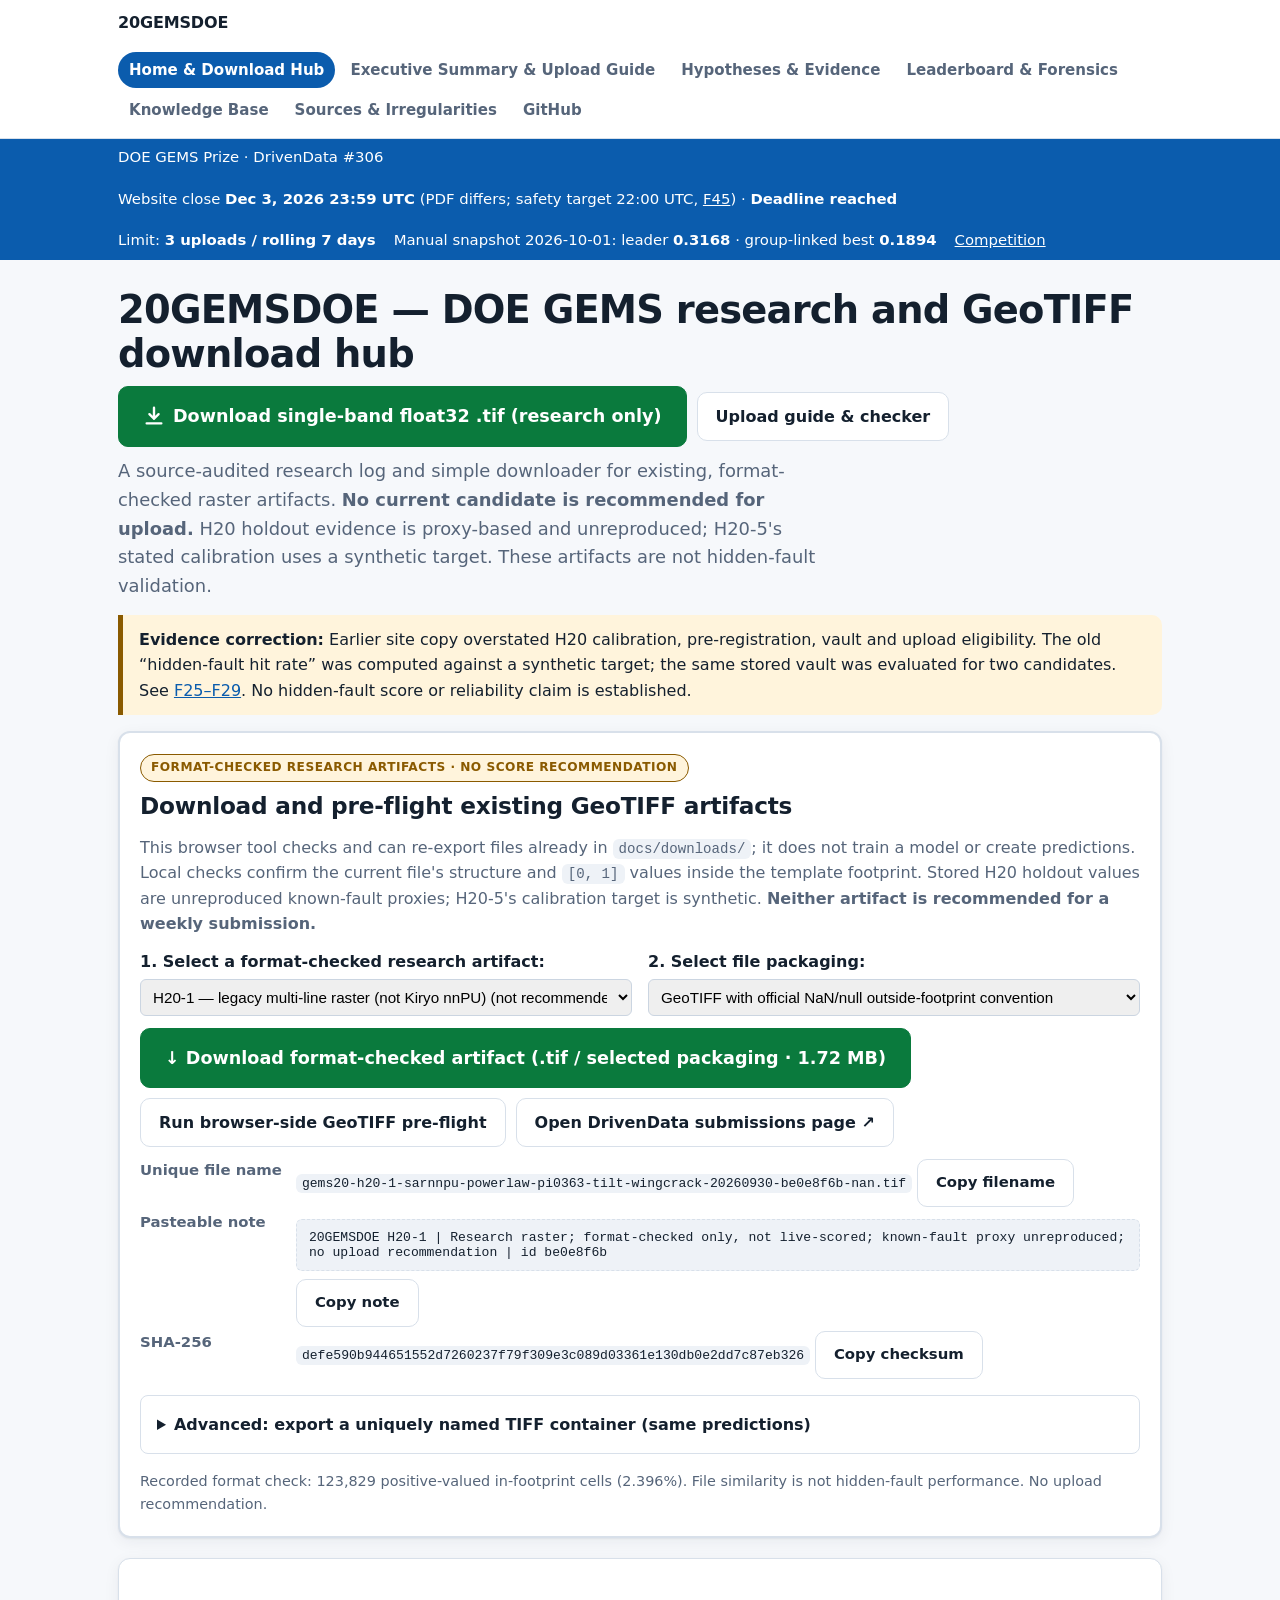
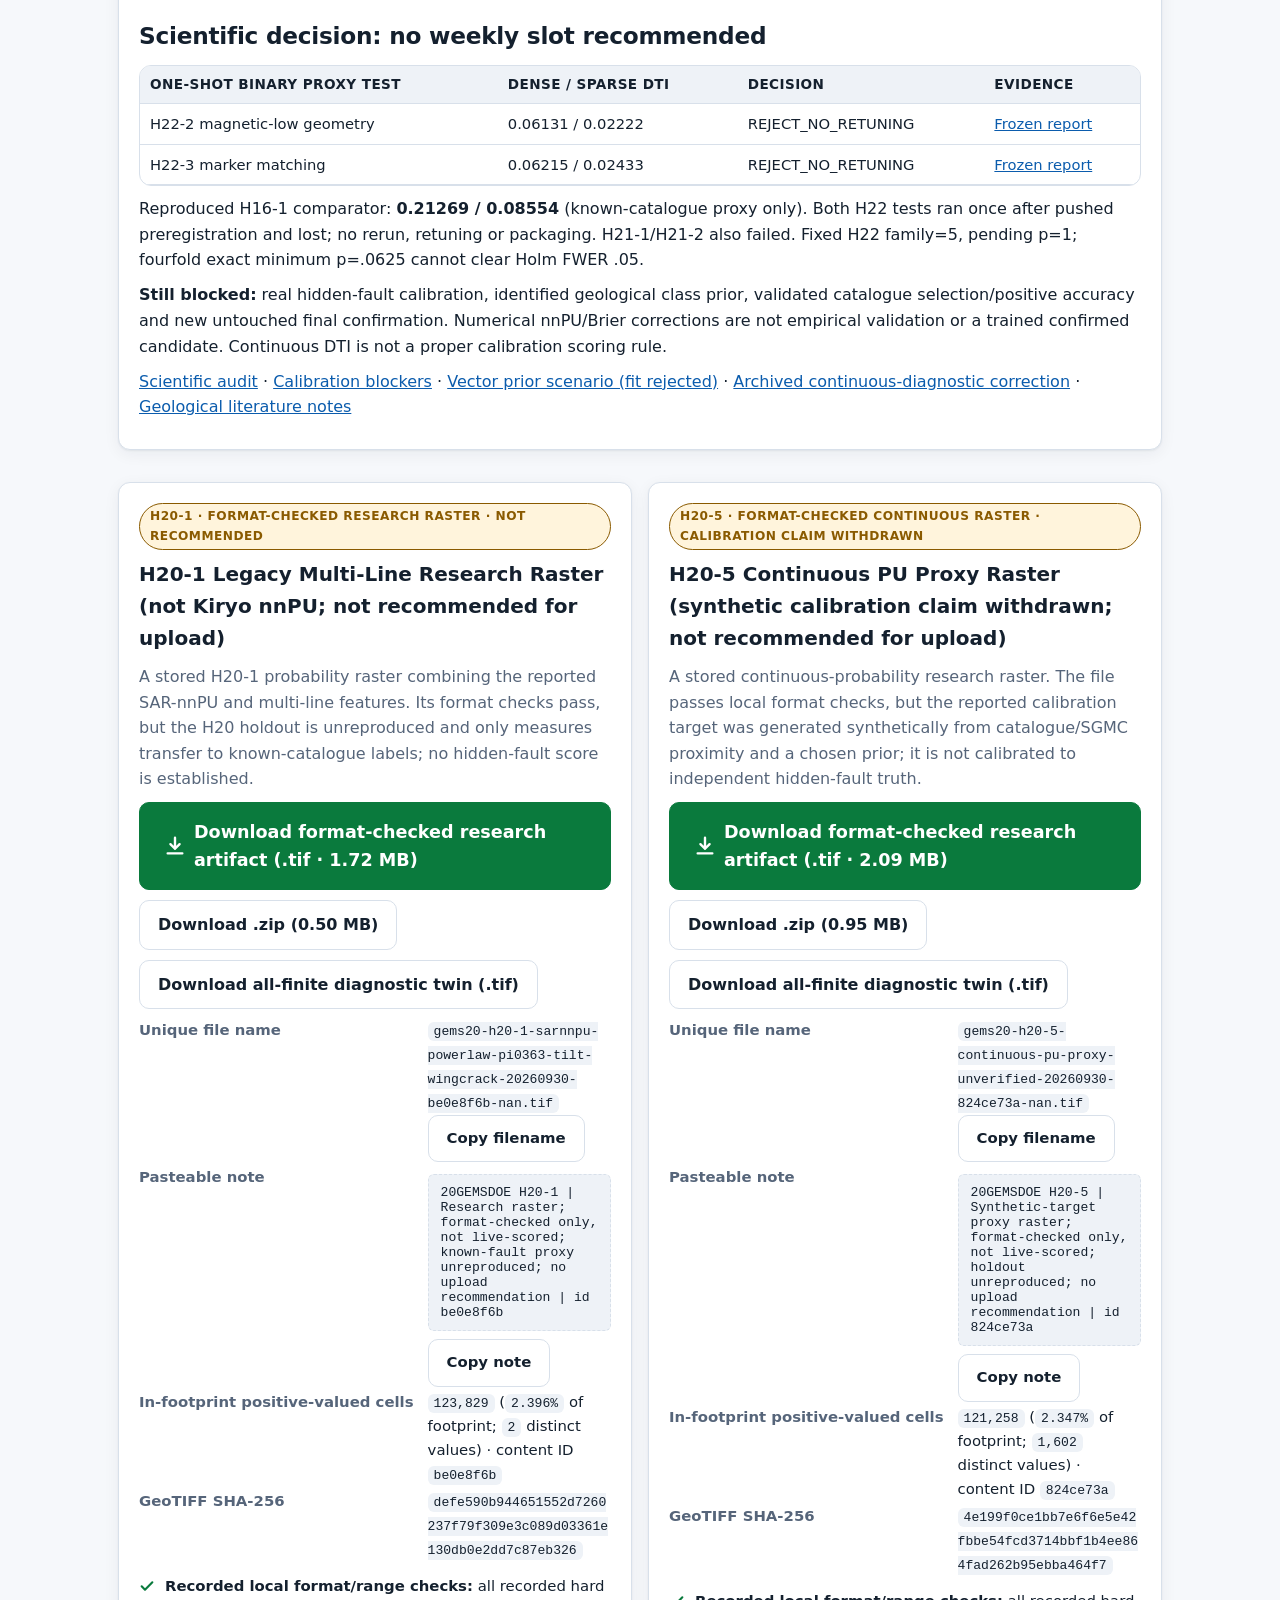
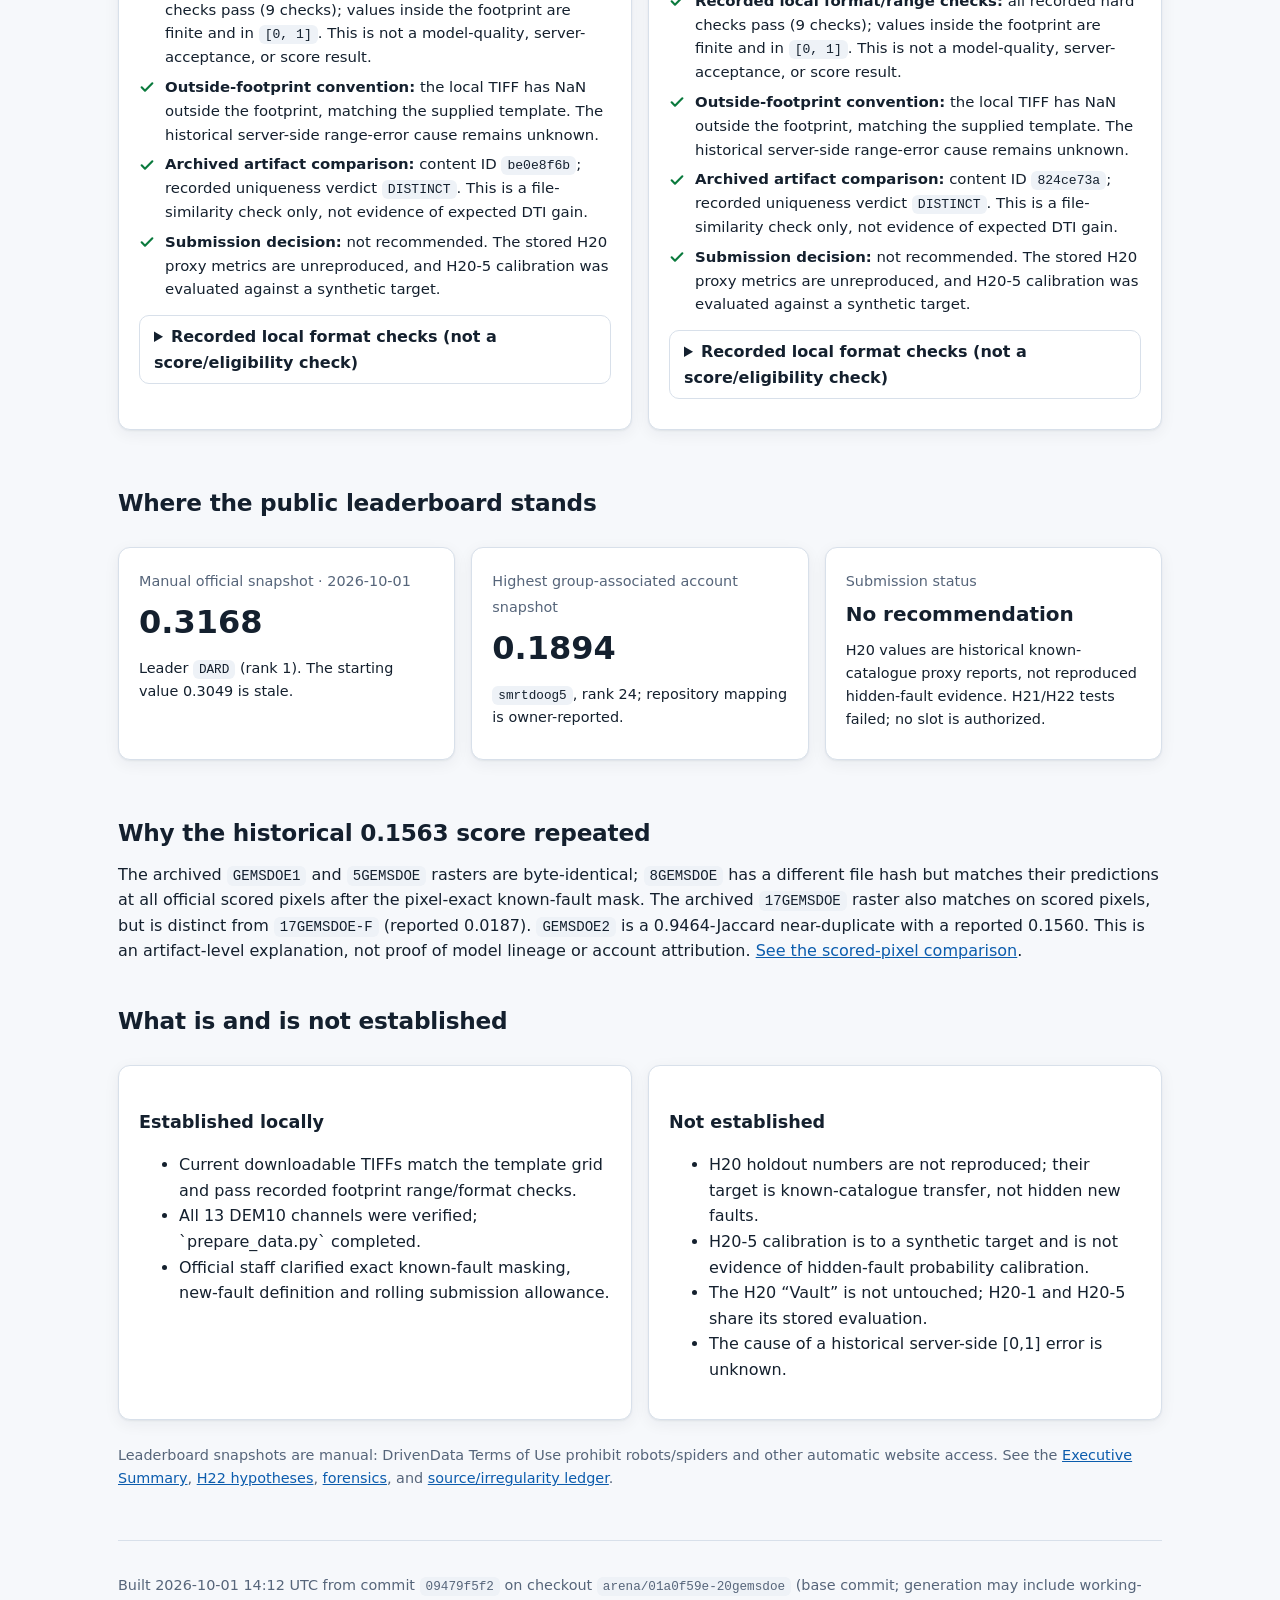
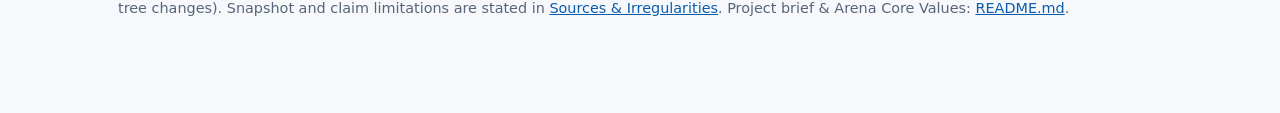
<file: index.html>
<!DOCTYPE html><html lang="en"><head><meta charset="utf-8"><meta http-equiv="refresh" content="0; url=docs/index.html"><link rel="canonical" href="docs/index.html"><title>20GEMSDOE</title></head><body><p>Redirecting to the <a href="docs/index.html">20GEMSDOE submission hub</a>…</p></body></html>
</file>
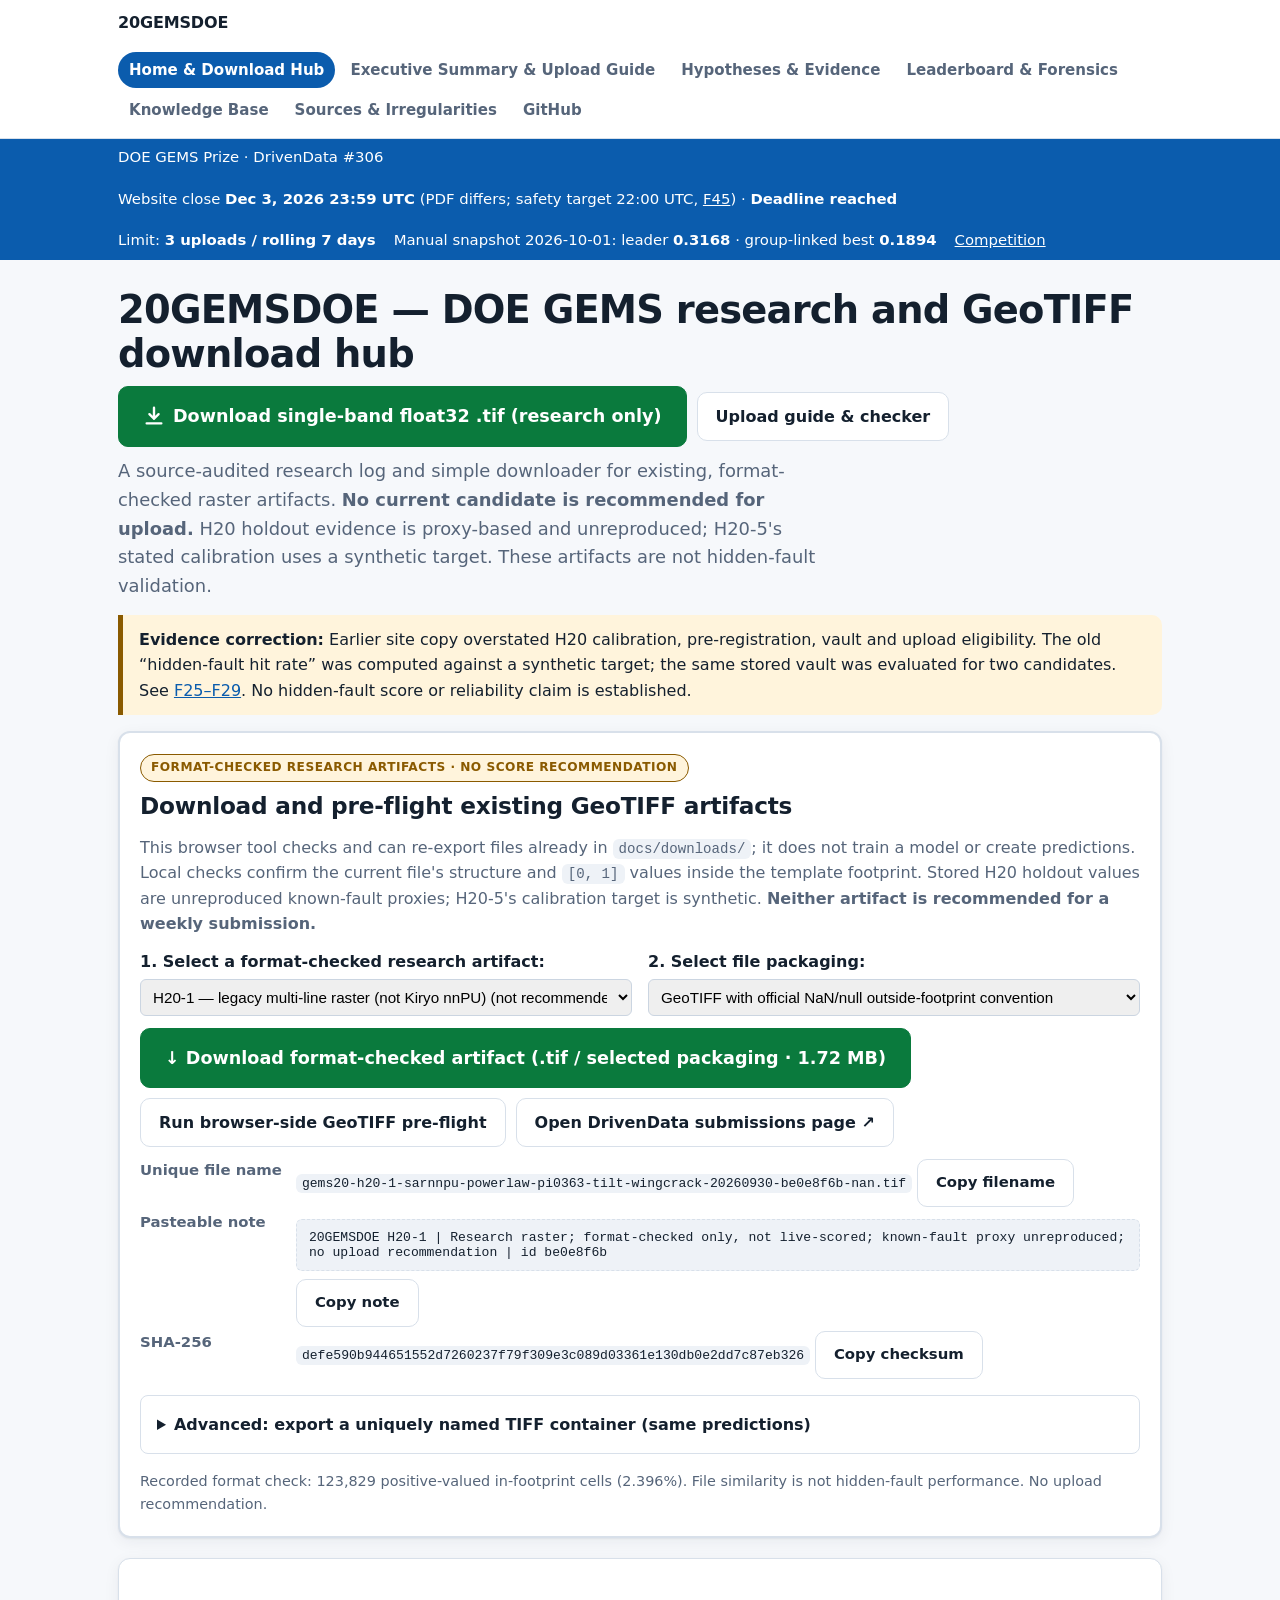
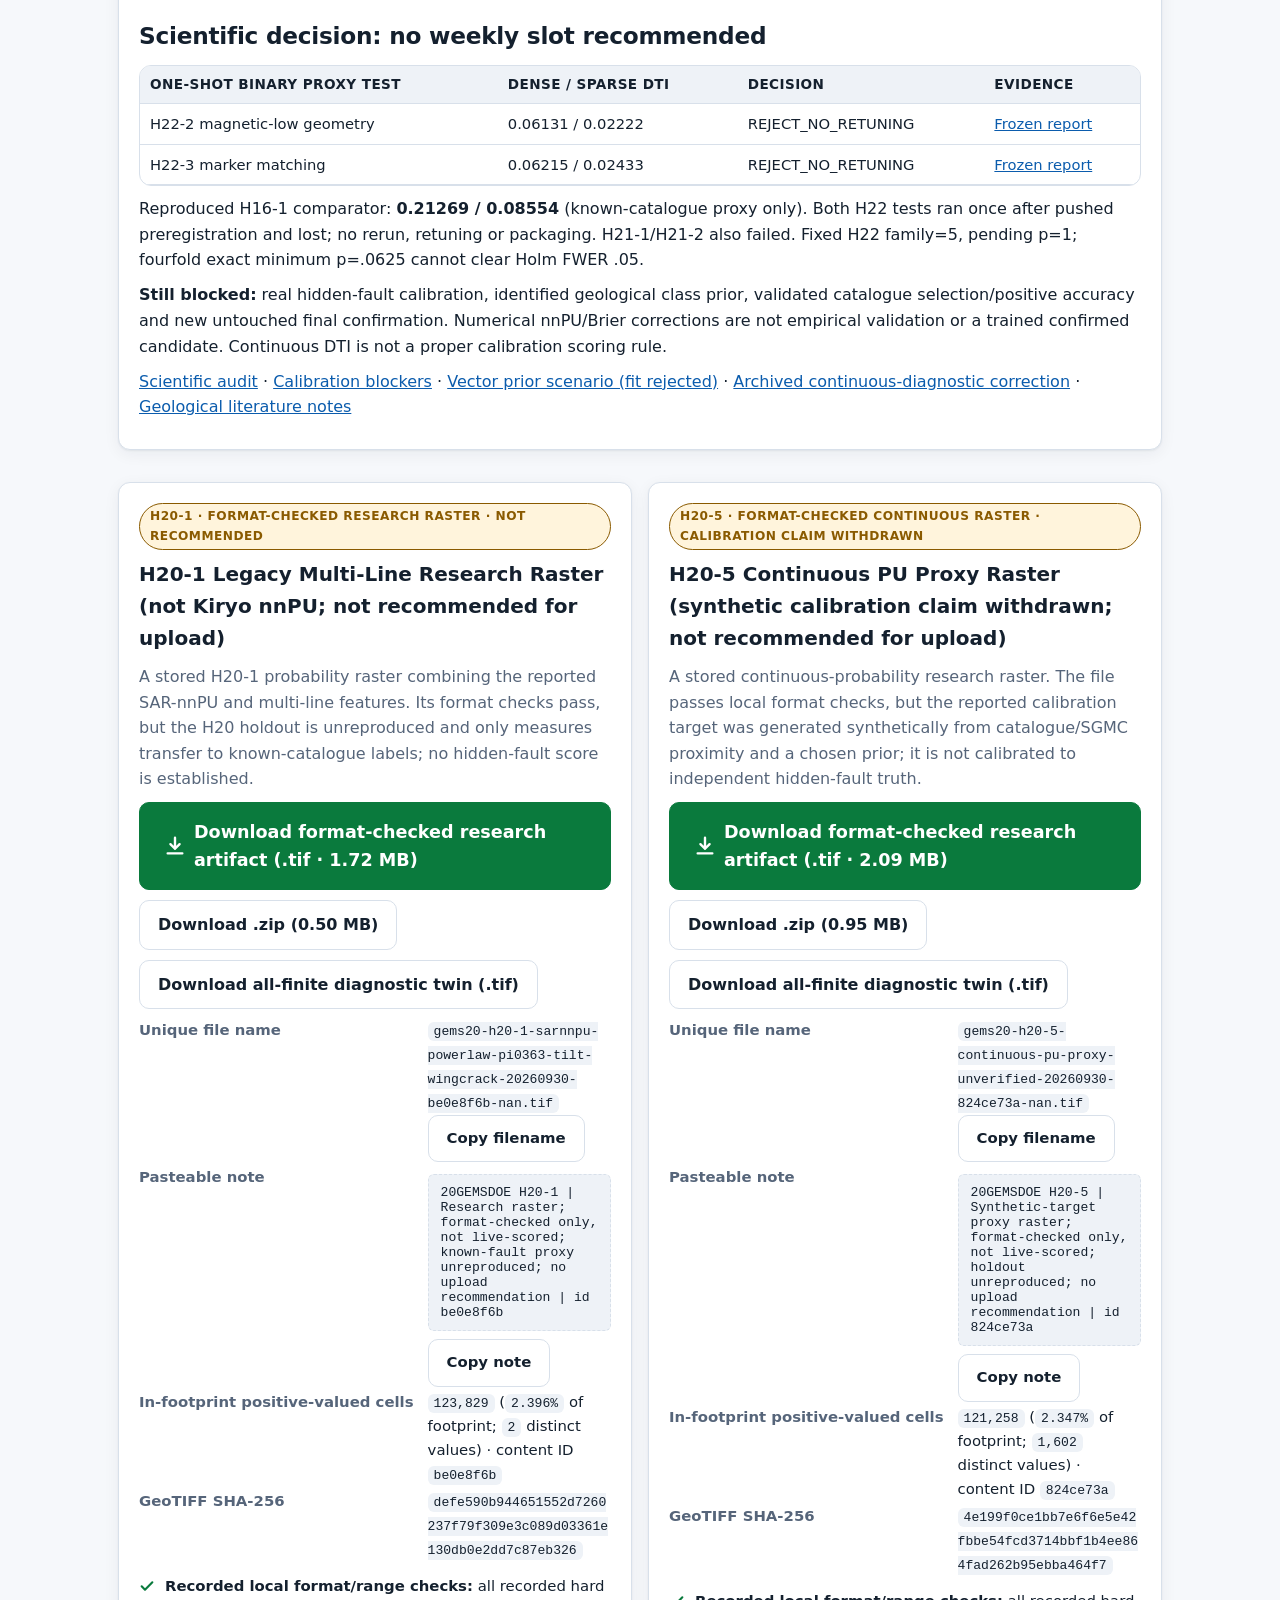
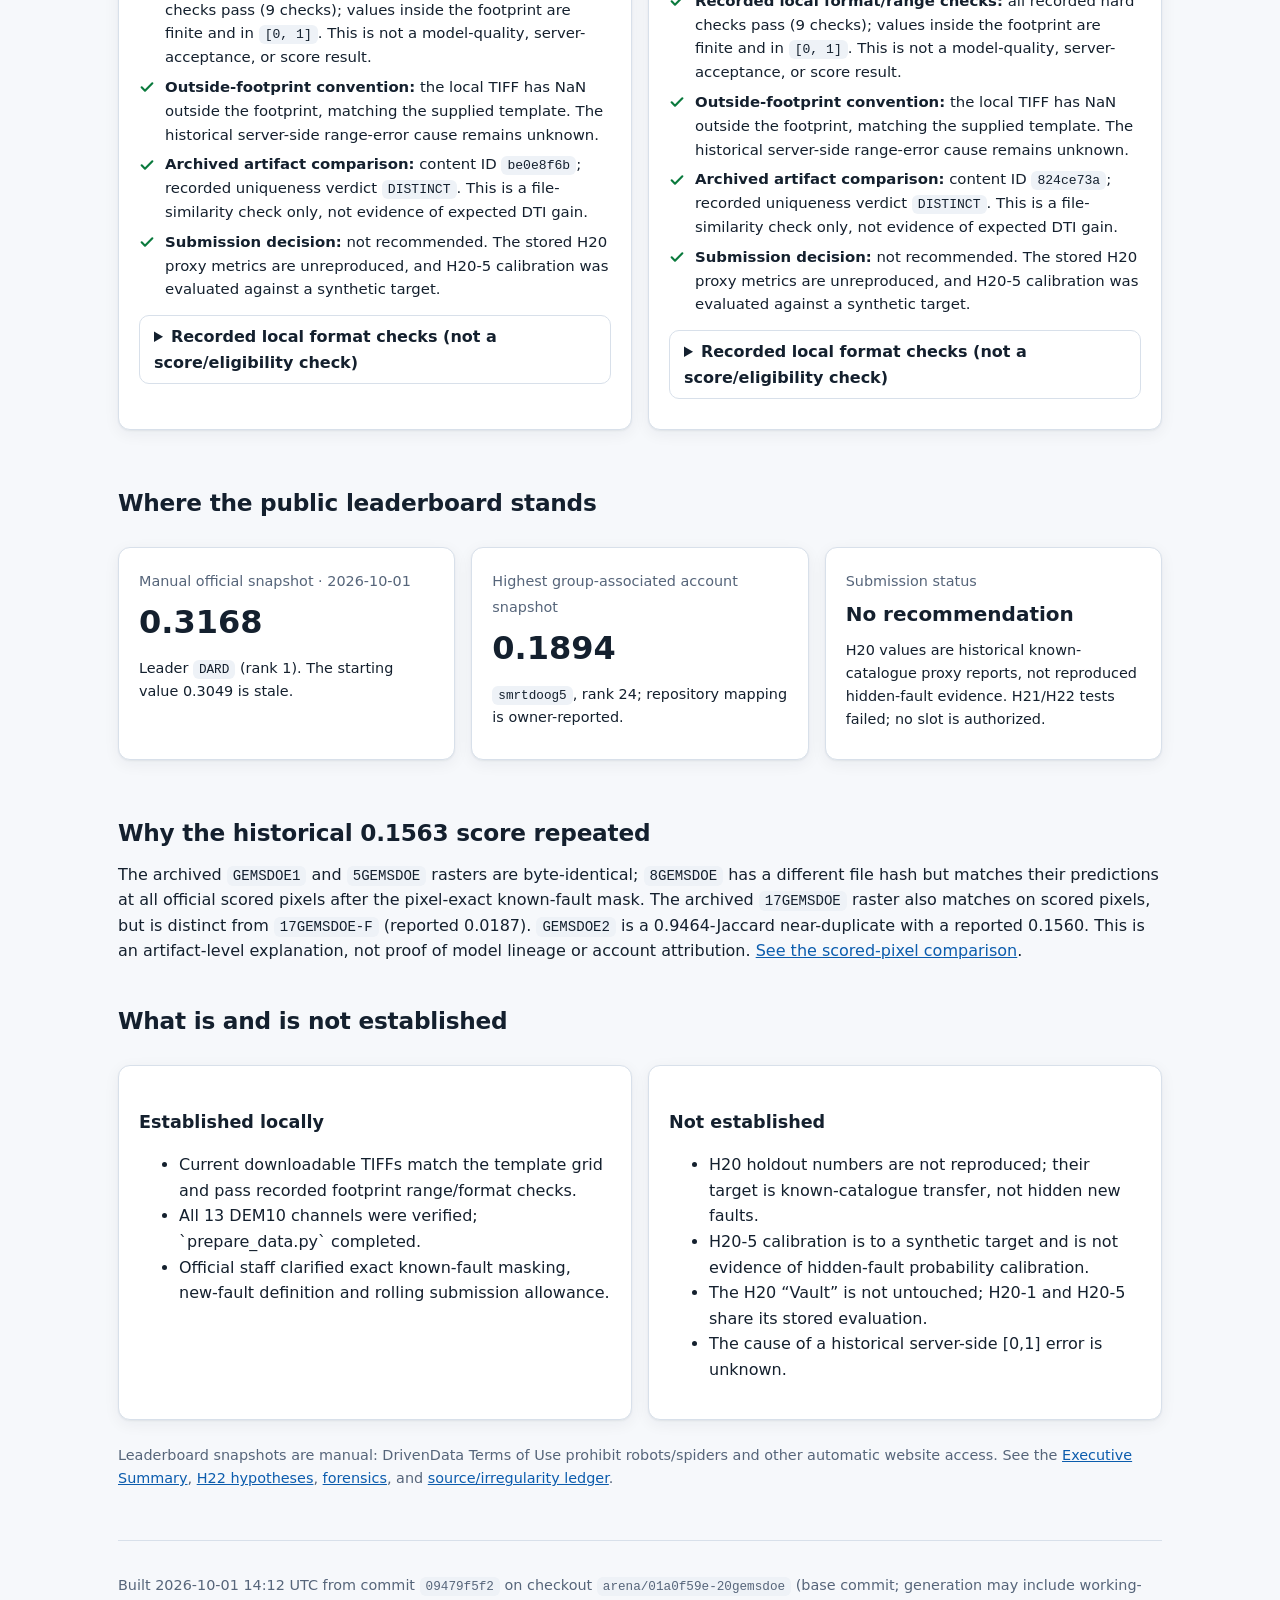
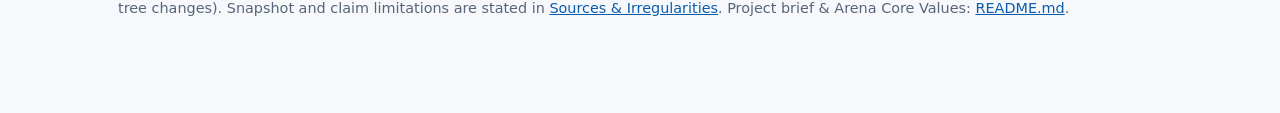
<file: docs/index.html>
<!DOCTYPE html>
<html lang="en"><head><meta charset="utf-8"><meta name="viewport" content="width=device-width,initial-scale=1">
<title>Research &amp; GeoTIFF Download Hub · 20GEMSDOE</title><meta name="description" content="Evidence-audited DOE GEMS research, spatial holdout limits, and format-checked GeoTIFF artifacts; no candidate is currently recommended.">
<link rel="stylesheet" href="assets/site.css"></head><body>
<a class="skip" href="#main">Skip to content</a>
<header class="top"><div class="in"><a class="brand" href="index.html">20GEMSDOE</a><nav class="main" aria-label="Main"><a href="index.html" aria-current="page">Home & Download Hub</a><a href="executive_summary.html">Executive Summary & Upload Guide</a><a href="research.html">Hypotheses & Evidence</a><a href="results.html">Leaderboard & Forensics</a><a href="knowledge.html">Knowledge Base</a><a href="audit.html">Sources & Irregularities</a><a href="https://github.com/buffedlizard55-lab/20GEMSDOE" rel="noopener">GitHub</a></nav></div></header>
<div class="strip"><div class="in"><span>DOE GEMS Prize · DrivenData #306</span><span>Website close <strong>Dec 3, 2026 23:59 UTC</strong> (PDF differs; safety target 22:00 UTC, <a href="audit.html#F45">F45</a>) · <strong id="countdown" data-end="2026-12-03T23:59:00Z"></strong></span><span>Limit: <strong>3 uploads / rolling 7 days</strong></span><span>Manual snapshot 2026-10-01: leader <strong>0.3168</strong> · group-linked best <strong>0.1894</strong></span><a href="https://www.drivendata.org/competitions/306/competition-doe-gems/" rel="noopener">Competition</a></div></div>
<main id="main" class="wrap">
<h1>20GEMSDOE — DOE GEMS research and GeoTIFF download hub</h1>
<p class="row"><a class="btn primary" href="downloads/gems20-h20-1-sarnnpu-powerlaw-pi0363-tilt-wingcrack-20260930-be0e8f6b-nan.tif" download><svg class="ico" viewBox="0 0 24 24" width="22" height="22" aria-hidden="true"><path d="M12 3v12m0 0l-5-5m5 5l5-5M4 20h16" fill="none" stroke="currentColor" stroke-width="2.6" stroke-linecap="round" stroke-linejoin="round"/></svg>Download single-band float32 .tif (research only)</a><a class="btn" href="executive_summary.html">Upload guide &amp; checker</a></p>
<p class="lead">A source-audited research log and simple downloader for existing, format-checked raster artifacts. <strong>No current candidate is recommended for upload.</strong> H20 holdout evidence is proxy-based and unreproduced; H20-5's stated calibration uses a synthetic target. These artifacts are not hidden-fault validation.</p>
<div class="alert warn"><strong>Evidence correction:</strong> Earlier site copy overstated H20 calibration, pre-registration, vault and upload eligibility. The old “hidden-fault hit rate” was computed against a synthetic target; the same stored vault was evaluated for two candidates. See <a href="audit.html#F25">F25–F29</a>. No hidden-fault score or reliability claim is established.</div>
<section class="card cand" id="interactive-submission-builder" style="border-width:2px;margin-bottom:1.25rem">
<span class="badge b-warn">FORMAT-CHECKED RESEARCH ARTIFACTS · NO SCORE RECOMMENDATION</span>
<h2 style="margin-top:.35rem">Download and pre-flight existing GeoTIFF artifacts</h2>
<p class="muted" style="margin-top:0">This browser tool checks and can re-export files already in <code>docs/downloads/</code>; it does not train a model or create predictions. Local checks confirm the current file's structure and <code>[0, 1]</code> values inside the template footprint. Stored H20 holdout values are unreproduced known-fault proxies; H20-5's calibration target is synthetic. <strong>Neither artifact is recommended for a weekly submission.</strong></p>
<div class="grid g2" style="margin:.75rem 0">
  <div>
    <label for="sb-cand-select"><strong>1. Select a format-checked research artifact:</strong></label><br>
    <select id="sb-cand-select" style="width:100%;padding:.5rem;margin-top:.25rem;border-radius:6px;border:1px solid #cbd5e1;font-size:.95rem">
      <option value="h20-1">H20-1 — legacy multi-line raster (not Kiryo nnPU) (not recommended)</option>
      <option value="h20-5">H20-5 — continuous proxy raster; calibration unverified (not recommended)</option>
    </select>
  </div>
  <div>
    <label for="sb-fmt-select"><strong>2. Select file packaging:</strong></label><br>
    <select id="sb-fmt-select" style="width:100%;padding:.5rem;margin-top:.25rem;border-radius:6px;border:1px solid #cbd5e1;font-size:.95rem">
      <option value="tif">GeoTIFF with official NaN/null outside-footprint convention</option>
      <option value="zip">ZIP containing the official-convention GeoTIFF</option>
      <option value="tif_allfinite">All-finite diagnostic twin (zeros outside; not the official convention)</option>
    </select>
  </div>
</div>
<div class="row" style="margin:.75rem 0">
  <a id="sb-dl-btn" class="btn primary" href="downloads/gems20-h20-1-sarnnpu-powerlaw-pi0363-tilt-wingcrack-20260930-be0e8f6b-nan.tif" download="gems20-h20-1-sarnnpu-powerlaw-pi0363-tilt-wingcrack-20260930-be0e8f6b-nan.tif"><svg class="ico" viewBox="0 0 24 24" width="22" height="22" aria-hidden="true"><path d="M12 3v12m0 0l-5-5m5 5l5-5M4 20h16" fill="none" stroke="currentColor" stroke-width="2.6" stroke-linecap="round" stroke-linejoin="round"/></svg>Download format-checked artifact (gems20-h20-1-sarnnpu-powerlaw-pi0363-tilt-wingcrack-20260930-be0e8f6b-nan.tif · 1.72 MB)</a>
  <button id="sb-verify-btn" class="btn" type="button">Run browser-side GeoTIFF pre-flight</button>
  <a class="btn" href="https://www.drivendata.org/competitions/306/competition-doe-gems/submissions/" rel="noopener">Open DrivenData submissions page ↗</a>
</div>
<div id="sb-verify-out" aria-live="polite"></div>
<dl class="kv" style="margin-top:.6rem">
  <dt>Unique file name</dt><dd><code id="sb-fn">gems20-h20-1-sarnnpu-powerlaw-pi0363-tilt-wingcrack-20260930-be0e8f6b-nan.tif</code> <button class="btn" type="button" data-copy="sb-fn">Copy filename</button></dd>
  <dt>Pasteable note</dt><dd><code class="note" id="sb-note">20GEMSDOE H20-1 | Research raster; format-checked only, not live-scored; known-fault proxy unreproduced; no upload recommendation | id be0e8f6b</code> <button class="btn" type="button" data-copy="sb-note">Copy note</button></dd>
  <dt>SHA-256</dt><dd><code id="sb-sha">defe590b944651552d7260237f79f309e3c089d03361e130db0e2dd7c87eb326</code> <button class="btn" type="button" data-copy="sb-sha">Copy checksum</button></dd>
</dl>
<details class="advanced-export"><summary>Advanced: export a uniquely named TIFF container (same predictions)</summary>
<p>This does <strong>not</strong> train a model or create a distinct candidate. It writes the selected artifact's unchanged in-footprint scores as a template-matched single-band float32 GeoTIFF, with NaN outside, then checks its roundtrip. The ~49 MB uncompressed file is an effective duplicate and is <strong>not recommended for upload</strong>.</p>
<button id="sb-export-btn" class="btn" type="button">Export format-only GeoTIFF copy (.tif)</button>
<div id="sb-export-info" hidden><dl class="kv"><dt>Export filename</dt><dd><code id="sb-export-name"></code> <button class="btn" type="button" data-copy="sb-export-name">Copy filename</button></dd><dt>Short note</dt><dd><code id="sb-export-note"></code> <button class="btn" type="button" data-copy="sb-export-note">Copy note</button></dd><dt>Export SHA-256</dt><dd><code id="sb-export-sha"></code></dd></dl></div>
</details>
<p id="sb-stats" class="small muted" style="margin-bottom:0"><strong>Footprint range check:</strong> finite values in <code>[0.0, 1.0]</code> on <code>5,167,373</code> template cells; outside cells follow the selected packaging. This is a file-format check, not a model-quality or score validation.</p>
</section>
<section class="card" id="scientific-status"><h2>Scientific decision: no weekly slot recommended</h2>
    <div class="tw"><table class=""><thead><tr><th>One-shot binary proxy test</th><th>Dense / Sparse DTI</th><th>Decision</th><th>Evidence</th></tr></thead><tbody><tr><td>H22-2 magnetic-low geometry</td><td>0.06131 / 0.02222</td><td>REJECT_NO_RETUNING</td><td><a href="https://github.com/buffedlizard55-lab/20GEMSDOE/blob/main/evidence/h22_2_magnetic_low_holdout.json">Frozen report</a></td></tr><tr><td>H22-3 marker matching</td><td>0.06215 / 0.02433</td><td>REJECT_NO_RETUNING</td><td><a href="https://github.com/buffedlizard55-lab/20GEMSDOE/blob/main/evidence/h22_3_marker_displacement_holdout.json">Frozen report</a></td></tr></tbody></table></div>
    <p>Reproduced H16-1 comparator: <strong>0.21269 / 0.08554</strong> (known-catalogue proxy only). Both H22 tests ran once after pushed preregistration and lost; no rerun, retuning or packaging. H21-1/H21-2 also failed. Fixed H22 family=5, pending p=1; fourfold exact minimum p=.0625 cannot clear Holm FWER .05.</p>
    <p><strong>Still blocked:</strong> real hidden-fault calibration, identified geological class prior, validated catalogue selection/positive accuracy and new untouched final confirmation. Numerical nnPU/Brier corrections are not empirical validation or a trained confirmed candidate. Continuous DTI is not a proper calibration scoring rule.</p>
    <p><a href="research/scientific_audit.md">Scientific audit</a> · <a href="https://github.com/buffedlizard55-lab/20GEMSDOE/blob/main/evidence/calibration_status.json">Calibration blockers</a> · <a href="https://github.com/buffedlizard55-lab/20GEMSDOE/blob/main/evidence/pu_vector_prior_study.json">Vector prior scenario (fit rejected)</a> · <a href="https://github.com/buffedlizard55-lab/20GEMSDOE/blob/main/evidence/h22_metric_schema_annotations.json">Archived continuous-diagnostic correction</a> · <a href="research/literature_notes.md">Geological literature notes</a></p></section>
<div class="grid g2"><article class="card cand " id="cand-h20-1">
<span class="badge b-warn">H20-1 · format-checked research raster · not recommended</span>
<h3>H20-1 Legacy Multi-Line Research Raster (not Kiryo nnPU; not recommended for upload)</h3>
<p class="muted">A stored H20-1 probability raster combining the reported SAR-nnPU and multi-line features. Its format checks pass, but the H20 holdout is unreproduced and only measures transfer to known-catalogue labels; no hidden-fault score is established.</p>
<div class="row"><a class="btn primary" href="downloads/gems20-h20-1-sarnnpu-powerlaw-pi0363-tilt-wingcrack-20260930-be0e8f6b-nan.tif" download><svg class="ico" viewBox="0 0 24 24" width="22" height="22" aria-hidden="true"><path d="M12 3v12m0 0l-5-5m5 5l5-5M4 20h16" fill="none" stroke="currentColor" stroke-width="2.6" stroke-linecap="round" stroke-linejoin="round"/></svg>Download format-checked research artifact (.tif · 1.72 MB)</a>
<a class="btn" href="downloads/gems20-h20-1-sarnnpu-powerlaw-pi0363-tilt-wingcrack-20260930-be0e8f6b-nan.zip" download>Download .zip (0.50 MB)</a>
<a class="btn" href="downloads/gems20-h20-1-sarnnpu-powerlaw-pi0363-tilt-wingcrack-20260930-be0e8f6b-allfinite.tif" download title="Diagnostic twin: same in-footprint values, zeros rather than NaN outside.">Download all-finite diagnostic twin (.tif)</a></div>
<dl class="kv"><dt>Unique file name</dt><dd><code id="fn-h20-1">gems20-h20-1-sarnnpu-powerlaw-pi0363-tilt-wingcrack-20260930-be0e8f6b-nan.tif</code> <button class="btn" type="button" data-copy="fn-h20-1">Copy filename</button></dd>
<dt>Pasteable note</dt><dd><code class="note" id="note-h20-1">20GEMSDOE H20-1 | Research raster; format-checked only, not live-scored; known-fault proxy unreproduced; no upload recommendation | id be0e8f6b</code> <button class="btn" type="button" data-copy="note-h20-1">Copy note</button></dd>
<dt>In-footprint positive-valued cells</dt><dd><code>123,829</code> (<code>2.396%</code> of footprint; <code>2</code> distinct values) · content ID <code>be0e8f6b</code></dd>
<dt>GeoTIFF SHA-256</dt><dd><code>defe590b944651552d7260237f79f309e3c089d03361e130db0e2dd7c87eb326</code></dd></dl>
<ul class="check"><li><strong>Recorded local format/range checks:</strong> all recorded hard checks pass (9 checks); values inside the footprint are finite and in <code>[0, 1]</code>. This is not a model-quality, server-acceptance, or score result.</li><li><strong>Outside-footprint convention:</strong> the local TIFF has NaN outside the footprint, matching the supplied template. The historical server-side range-error cause remains unknown.</li><li><strong>Archived artifact comparison:</strong> content ID <code>be0e8f6b</code>; recorded uniqueness verdict <code>DISTINCT</code>. This is a file-similarity check only, not evidence of expected DTI gain.</li><li><strong>Submission decision:</strong> not recommended. The stored H20 proxy metrics are unreproduced, and H20-5 calibration was evaluated against a synthetic target.</li></ul>
<details><summary>Recorded local format checks (not a score/eligibility check)</summary><div class="tw"><table class=""><thead><tr><th>Check</th><th>Kind</th><th>Result</th><th>Detail</th></tr></thead><tbody><tr><td>single band</td><td>hard local check</td><td>pass</td><td>count=1</td></tr><tr><td>dtype float32</td><td>hard local check</td><td>pass</td><td>dtypes=(&#x27;float32&#x27;,)</td></tr><tr><td>crs epsg 32611</td><td>hard local check</td><td>pass</td><td>EPSG:32611</td></tr><tr><td>shape matches template</td><td>hard local check</td><td>pass</td><td>(3730, 3292) vs (3730, 3292)</td></tr><tr><td>geotransform matches template</td><td>hard local check</td><td>pass</td><td>(100.0, 0.0, 243350.0, 0.0, -100.0, 4508550.0)</td></tr><tr><td>footprint all finite</td><td>hard local check</td><td>pass</td><td>0 NaN/Inf inside the 5,167,373-pixel footprint</td></tr><tr><td>footprint range 0 1</td><td>hard local check</td><td>pass</td><td>min=0 max=1</td></tr><tr><td>outside is nan official text</td><td>advisory</td><td>pass</td><td>The supplied contest template uses NaN outside its finite footprint; use that convention for the primary artifact.</td></tr><tr><td>nodata tag is nan</td><td>advisory</td><td>pass</td><td>The local artifact&#x27;s nodata tag is NaN, matching the supplied template.</td></tr><tr><td>variant nan aware whole array</td><td>hard local check</td><td>pass</td><td>np.nanmin/np.nanmax over the whole array</td></tr><tr><td>variant masked read</td><td>hard local check</td><td>pass</td><td>rasterio read(masked=True).compressed()</td></tr><tr><td>variant strict whole array no nan allowed</td><td>advisory</td><td>not applicable</td><td>Diagnostic only: a strict whole-array check rejects outside-footprint NaNs, including the NaNs in the official sample. The underlying historical server-error cause is unknown.</td></tr><tr><td>profile matches official sample</td><td>advisory</td><td>pass</td><td>Recorded local profile comparison with the supplied template; not a guarantee of server acceptance.</td></tr></tbody></table></div></details>
</article><article class="card cand " id="cand-h20-5">
<span class="badge b-warn">H20-5 · format-checked continuous raster · calibration claim withdrawn</span>
<h3>H20-5 Continuous PU Proxy Raster (synthetic calibration claim withdrawn; not recommended for upload)</h3>
<p class="muted">A stored continuous-probability research raster. The file passes local format checks, but the reported calibration target was generated synthetically from catalogue/SGMC proximity and a chosen prior; it is not calibrated to independent hidden-fault truth.</p>
<div class="row"><a class="btn primary" href="downloads/gems20-h20-5-continuous-pu-proxy-unverified-20260930-824ce73a-nan.tif" download><svg class="ico" viewBox="0 0 24 24" width="22" height="22" aria-hidden="true"><path d="M12 3v12m0 0l-5-5m5 5l5-5M4 20h16" fill="none" stroke="currentColor" stroke-width="2.6" stroke-linecap="round" stroke-linejoin="round"/></svg>Download format-checked research artifact (.tif · 2.09 MB)</a>
<a class="btn" href="downloads/gems20-h20-5-continuous-pu-proxy-unverified-20260930-824ce73a-nan.zip" download>Download .zip (0.95 MB)</a>
<a class="btn" href="downloads/gems20-h20-5-continuous-pu-proxy-unverified-20260930-824ce73a-allfinite.tif" download title="Diagnostic twin: same in-footprint values, zeros rather than NaN outside.">Download all-finite diagnostic twin (.tif)</a></div>
<dl class="kv"><dt>Unique file name</dt><dd><code id="fn-h20-5">gems20-h20-5-continuous-pu-proxy-unverified-20260930-824ce73a-nan.tif</code> <button class="btn" type="button" data-copy="fn-h20-5">Copy filename</button></dd>
<dt>Pasteable note</dt><dd><code class="note" id="note-h20-5">20GEMSDOE H20-5 | Synthetic-target proxy raster; format-checked only, not live-scored; holdout unreproduced; no upload recommendation | id 824ce73a</code> <button class="btn" type="button" data-copy="note-h20-5">Copy note</button></dd>
<dt>In-footprint positive-valued cells</dt><dd><code>121,258</code> (<code>2.347%</code> of footprint; <code>1,602</code> distinct values) · content ID <code>824ce73a</code></dd>
<dt>GeoTIFF SHA-256</dt><dd><code>4e199f0ce1bb7e6f6e5e42fbbe54fcd3714bbf1b4ee864fad262b95ebba464f7</code></dd></dl>
<ul class="check"><li><strong>Recorded local format/range checks:</strong> all recorded hard checks pass (9 checks); values inside the footprint are finite and in <code>[0, 1]</code>. This is not a model-quality, server-acceptance, or score result.</li><li><strong>Outside-footprint convention:</strong> the local TIFF has NaN outside the footprint, matching the supplied template. The historical server-side range-error cause remains unknown.</li><li><strong>Archived artifact comparison:</strong> content ID <code>824ce73a</code>; recorded uniqueness verdict <code>DISTINCT</code>. This is a file-similarity check only, not evidence of expected DTI gain.</li><li><strong>Submission decision:</strong> not recommended. The stored H20 proxy metrics are unreproduced, and H20-5 calibration was evaluated against a synthetic target.</li></ul>
<details><summary>Recorded local format checks (not a score/eligibility check)</summary><div class="tw"><table class=""><thead><tr><th>Check</th><th>Kind</th><th>Result</th><th>Detail</th></tr></thead><tbody><tr><td>single band</td><td>hard local check</td><td>pass</td><td>count=1</td></tr><tr><td>dtype float32</td><td>hard local check</td><td>pass</td><td>dtypes=(&#x27;float32&#x27;,)</td></tr><tr><td>crs epsg 32611</td><td>hard local check</td><td>pass</td><td>EPSG:32611</td></tr><tr><td>shape matches template</td><td>hard local check</td><td>pass</td><td>(3730, 3292) vs (3730, 3292)</td></tr><tr><td>geotransform matches template</td><td>hard local check</td><td>pass</td><td>(100.0, 0.0, 243350.0, 0.0, -100.0, 4508550.0)</td></tr><tr><td>footprint all finite</td><td>hard local check</td><td>pass</td><td>0 NaN/Inf inside the 5,167,373-pixel footprint</td></tr><tr><td>footprint range 0 1</td><td>hard local check</td><td>pass</td><td>min=0 max=1</td></tr><tr><td>outside is nan official text</td><td>advisory</td><td>pass</td><td>The supplied contest template uses NaN outside its finite footprint; use that convention for the primary artifact.</td></tr><tr><td>nodata tag is nan</td><td>advisory</td><td>pass</td><td>The local artifact&#x27;s nodata tag is NaN, matching the supplied template.</td></tr><tr><td>variant nan aware whole array</td><td>hard local check</td><td>pass</td><td>np.nanmin/np.nanmax over the whole array</td></tr><tr><td>variant masked read</td><td>hard local check</td><td>pass</td><td>rasterio read(masked=True).compressed()</td></tr><tr><td>variant strict whole array no nan allowed</td><td>advisory</td><td>not applicable</td><td>Diagnostic only: a strict whole-array check rejects outside-footprint NaNs, including the NaNs in the official sample. The underlying historical server-error cause is unknown.</td></tr><tr><td>profile matches official sample</td><td>advisory</td><td>pass</td><td>Recorded local profile comparison with the supplied template; not a guarantee of server acceptance.</td></tr></tbody></table></div></details>
</article></div>
<h2>Where the public leaderboard stands</h2>
<div class="grid g3">
<div class="card"><span class="muted small">Manual official snapshot · 2026-10-01</span><p style="font-size:2rem;margin:.1em 0"><strong>0.3168</strong></p><p class="small">Leader <code>DARD</code> (rank 1). The starting value 0.3049 is stale.</p></div>
<div class="card"><span class="muted small">Highest group-associated account snapshot</span><p style="font-size:2rem;margin:.1em 0"><strong>0.1894</strong></p><p class="small"><code>smrtdoog5</code>, rank 24; repository mapping is owner-reported.</p></div>
<div class="card"><span class="muted small">Submission status</span><p style="font-size:1.25rem;margin:.2em 0"><strong>No recommendation</strong></p><p class="small">H20 values are historical known-catalogue proxy reports, not reproduced hidden-fault evidence. H21/H22 tests failed; no slot is authorized.</p></div>
</div>
<h2>Why the historical 0.1563 score repeated</h2>
<p>The archived <code>GEMSDOE1</code> and <code>5GEMSDOE</code> rasters are byte-identical; <code>8GEMSDOE</code> has a different file hash but matches their predictions at all official scored pixels after the pixel-exact known-fault mask. The archived <code>17GEMSDOE</code> raster also matches on scored pixels, but is distinct from <code>17GEMSDOE-F</code> (reported 0.0187). <code>GEMSDOE2</code> is a 0.9464-Jaccard near-duplicate with a reported 0.1560. This is an artifact-level explanation, not proof of model lineage or account attribution. <a href="results.html#duplicates">See the scored-pixel comparison</a>.</p>
<h2>What is and is not established</h2>
<div class="grid g2">
<div class="card"><h3>Established locally</h3><ul><li>Current downloadable TIFFs match the template grid and pass recorded footprint range/format checks.</li><li>All 13 DEM10 channels were verified; `prepare_data.py` completed.</li><li>Official staff clarified exact known-fault masking, new-fault definition and rolling submission allowance.</li></ul></div>
<div class="card"><h3>Not established</h3><ul><li>H20 holdout numbers are not reproduced; their target is known-catalogue transfer, not hidden new faults.</li><li>H20-5 calibration is to a synthetic target and is not evidence of hidden-fault probability calibration.</li><li>The H20 “Vault” is not untouched; H20-1 and H20-5 share its stored evaluation.</li><li>The cause of a historical server-side [0,1] error is unknown.</li></ul></div>
</div>
<p class="small muted">Leaderboard snapshots are manual: DrivenData Terms of Use prohibit robots/spiders and other automatic website access. See the <a href="executive_summary.html">Executive Summary</a>, <a href="research.html">H22 hypotheses</a>, <a href="results.html">forensics</a>, and <a href="audit.html">source/irregularity ledger</a>.</p>

<footer><p>Built 2026-10-01 14:12 UTC from commit <code>09479f5f2</code> on checkout <code>arena/01a0f59e-20gemsdoe</code> (base commit; generation may include working-tree changes). Snapshot and claim limitations are stated in <a href="audit.html">Sources &amp; Irregularities</a>. Project brief &amp; Arena Core Values: <a href="https://github.com/buffedlizard55-lab/20GEMSDOE/blob/main/README.md">README.md</a>.</p></footer></main>
<script>window.GEMS20_CANDIDATES = {"h20-1": {"key": "h20-1", "note": "20GEMSDOE H20-1 | Research raster; format-checked only, not live-scored; known-fault proxy unreproduced; no upload recommendation | id be0e8f6b", "scored_pixels_predicted": 123829, "share_of_footprint_pct": 2.396, "files": {"tif": {"name": "gems20-h20-1-sarnnpu-powerlaw-pi0363-tilt-wingcrack-20260930-be0e8f6b-nan.tif", "bytes": 1717074, "sha256": "defe590b944651552d7260237f79f309e3c089d03361e130db0e2dd7c87eb326", "href": "downloads/gems20-h20-1-sarnnpu-powerlaw-pi0363-tilt-wingcrack-20260930-be0e8f6b-nan.tif"}, "zip": {"name": "gems20-h20-1-sarnnpu-powerlaw-pi0363-tilt-wingcrack-20260930-be0e8f6b-nan.zip", "bytes": 501504, "sha256": "42871874909792daffeab11e192f861239755301cd196dca83266df41c4e8d4c", "href": "downloads/gems20-h20-1-sarnnpu-powerlaw-pi0363-tilt-wingcrack-20260930-be0e8f6b-nan.zip"}, "tif_allfinite": {"name": "gems20-h20-1-sarnnpu-powerlaw-pi0363-tilt-wingcrack-20260930-be0e8f6b-allfinite.tif", "bytes": 941988, "sha256": "10cd66f0e55fd419366ad90b9bd27b8164fc702e2ed0c2d471f92c1983708c1d", "href": "downloads/gems20-h20-1-sarnnpu-powerlaw-pi0363-tilt-wingcrack-20260930-be0e8f6b-allfinite.tif"}}}, "h20-5": {"key": "h20-5", "note": "20GEMSDOE H20-5 | Synthetic-target proxy raster; format-checked only, not live-scored; holdout unreproduced; no upload recommendation | id 824ce73a", "scored_pixels_predicted": 121258, "share_of_footprint_pct": 2.347, "files": {"tif": {"name": "gems20-h20-5-continuous-pu-proxy-unverified-20260930-824ce73a-nan.tif", "bytes": 2089626, "sha256": "4e199f0ce1bb7e6f6e5e42fbbe54fcd3714bbf1b4ee864fad262b95ebba464f7", "href": "downloads/gems20-h20-5-continuous-pu-proxy-unverified-20260930-824ce73a-nan.tif"}, "zip": {"name": "gems20-h20-5-continuous-pu-proxy-unverified-20260930-824ce73a-nan.zip", "bytes": 946618, "sha256": "e88a1d4d2c25eb1b238338f2a698ab2309c28517ba913c219f19bd3e71210242", "href": "downloads/gems20-h20-5-continuous-pu-proxy-unverified-20260930-824ce73a-nan.zip"}, "tif_allfinite": {"name": "gems20-h20-5-continuous-pu-proxy-unverified-20260930-824ce73a-allfinite.tif", "bytes": 1299868, "sha256": "80e2954801ae99b228612302ab0c37b2a4799aff074584a04c5fea174df65273", "href": "downloads/gems20-h20-5-continuous-pu-proxy-unverified-20260930-824ce73a-allfinite.tif"}}}};</script><script src="js/gems-tiff.js"></script><script src="js/site.js"></script></body></html>
</file>
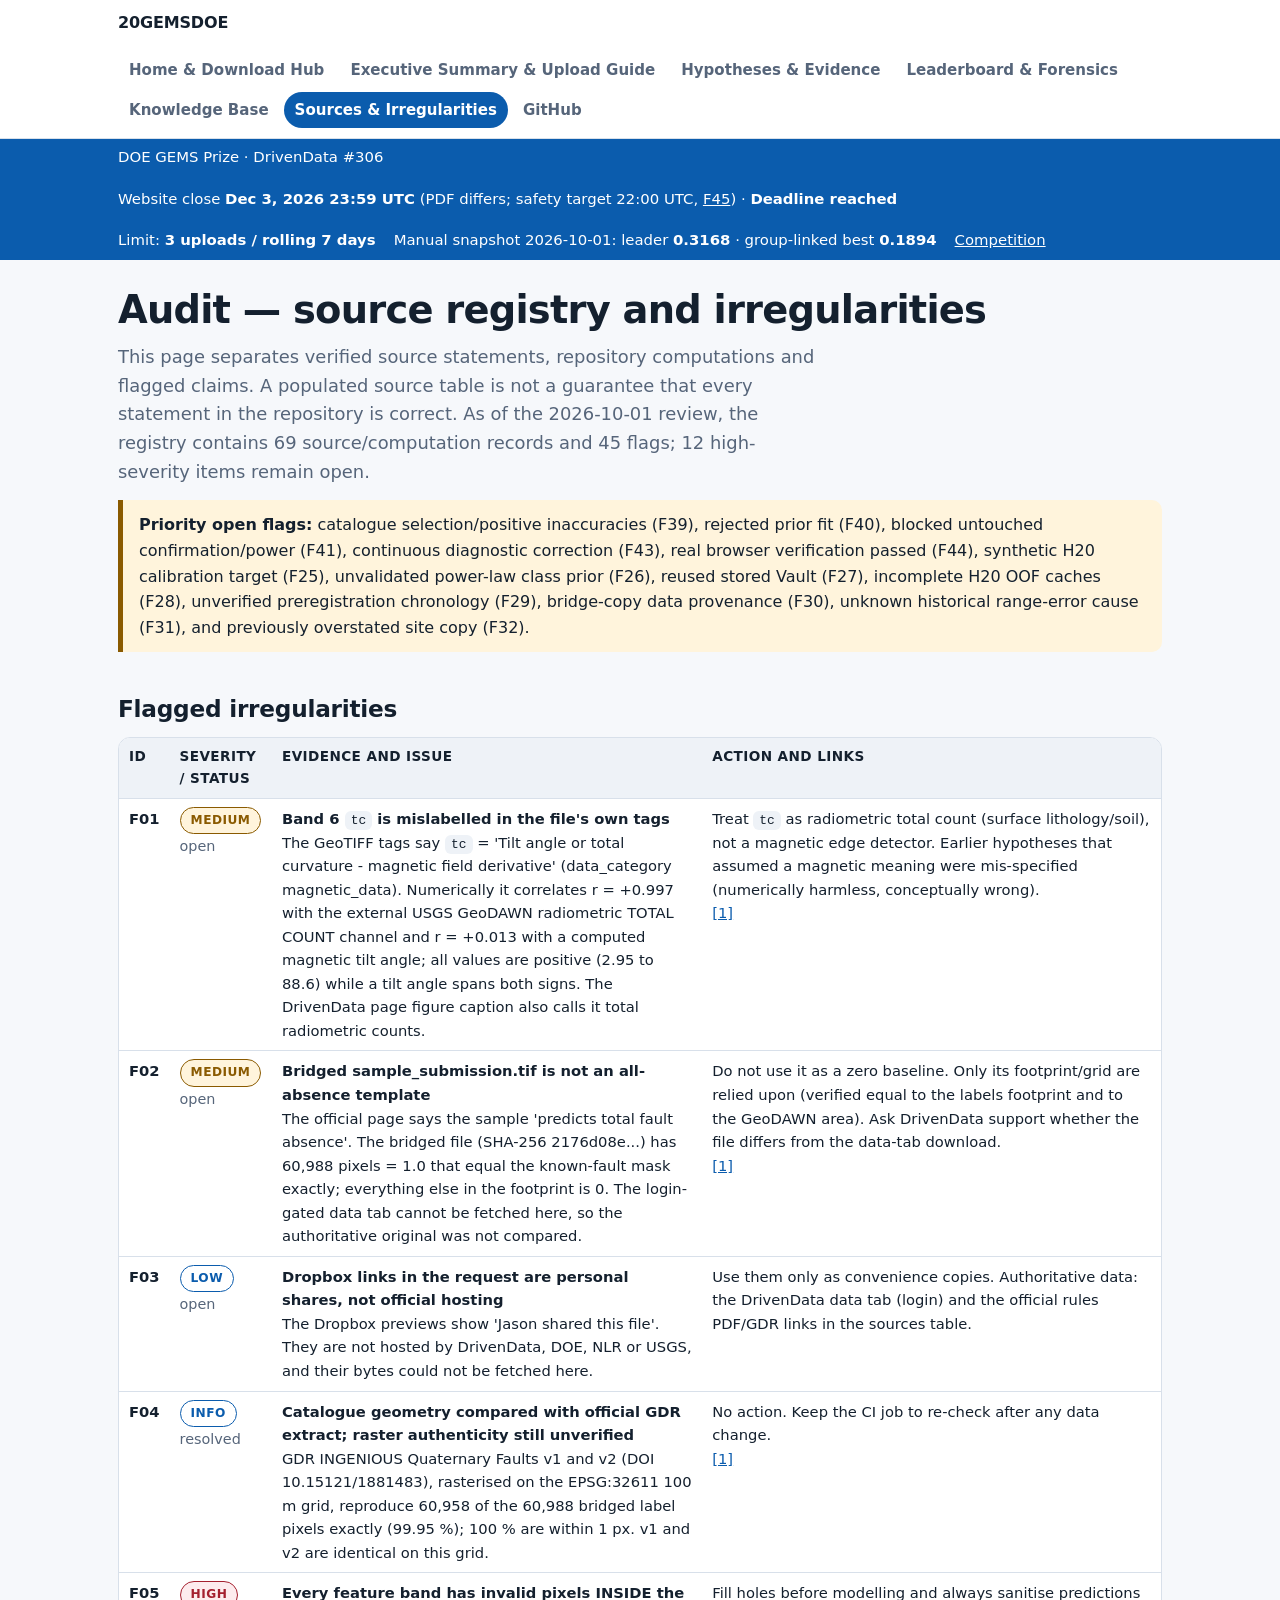
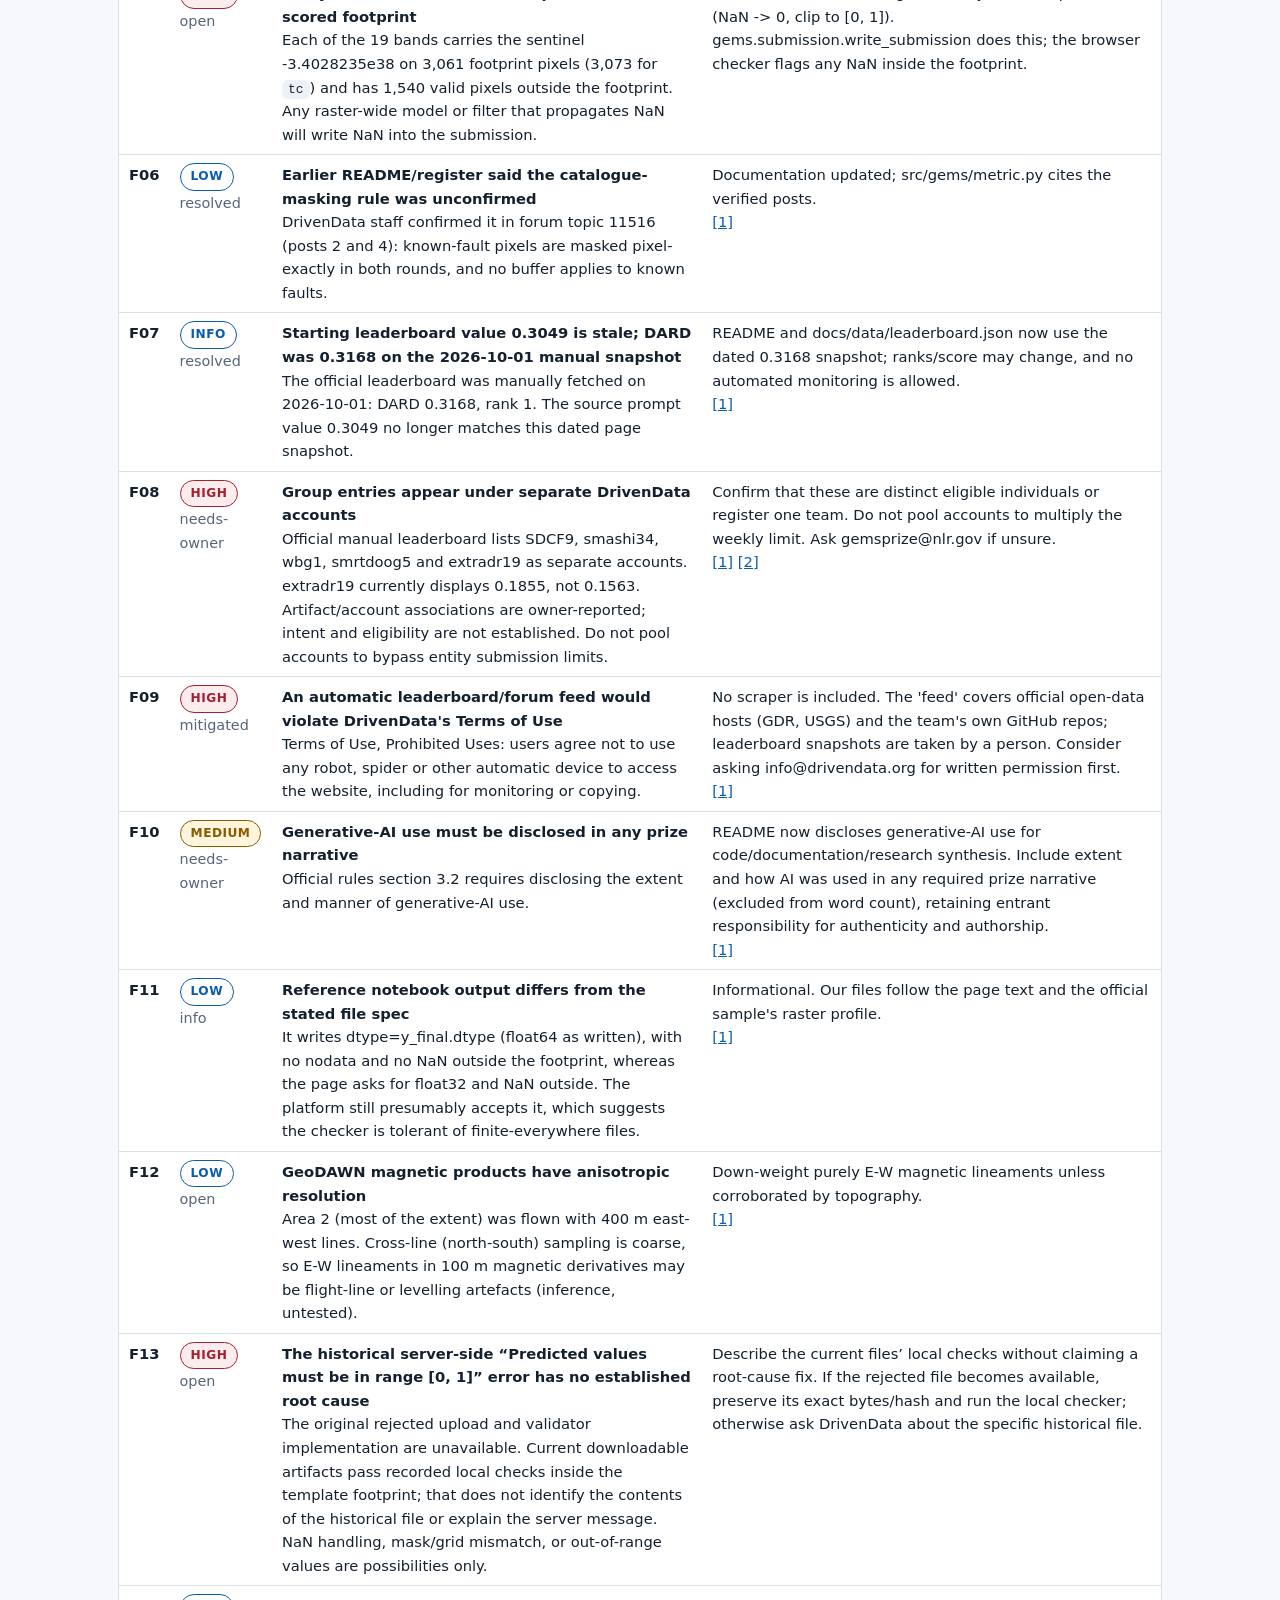
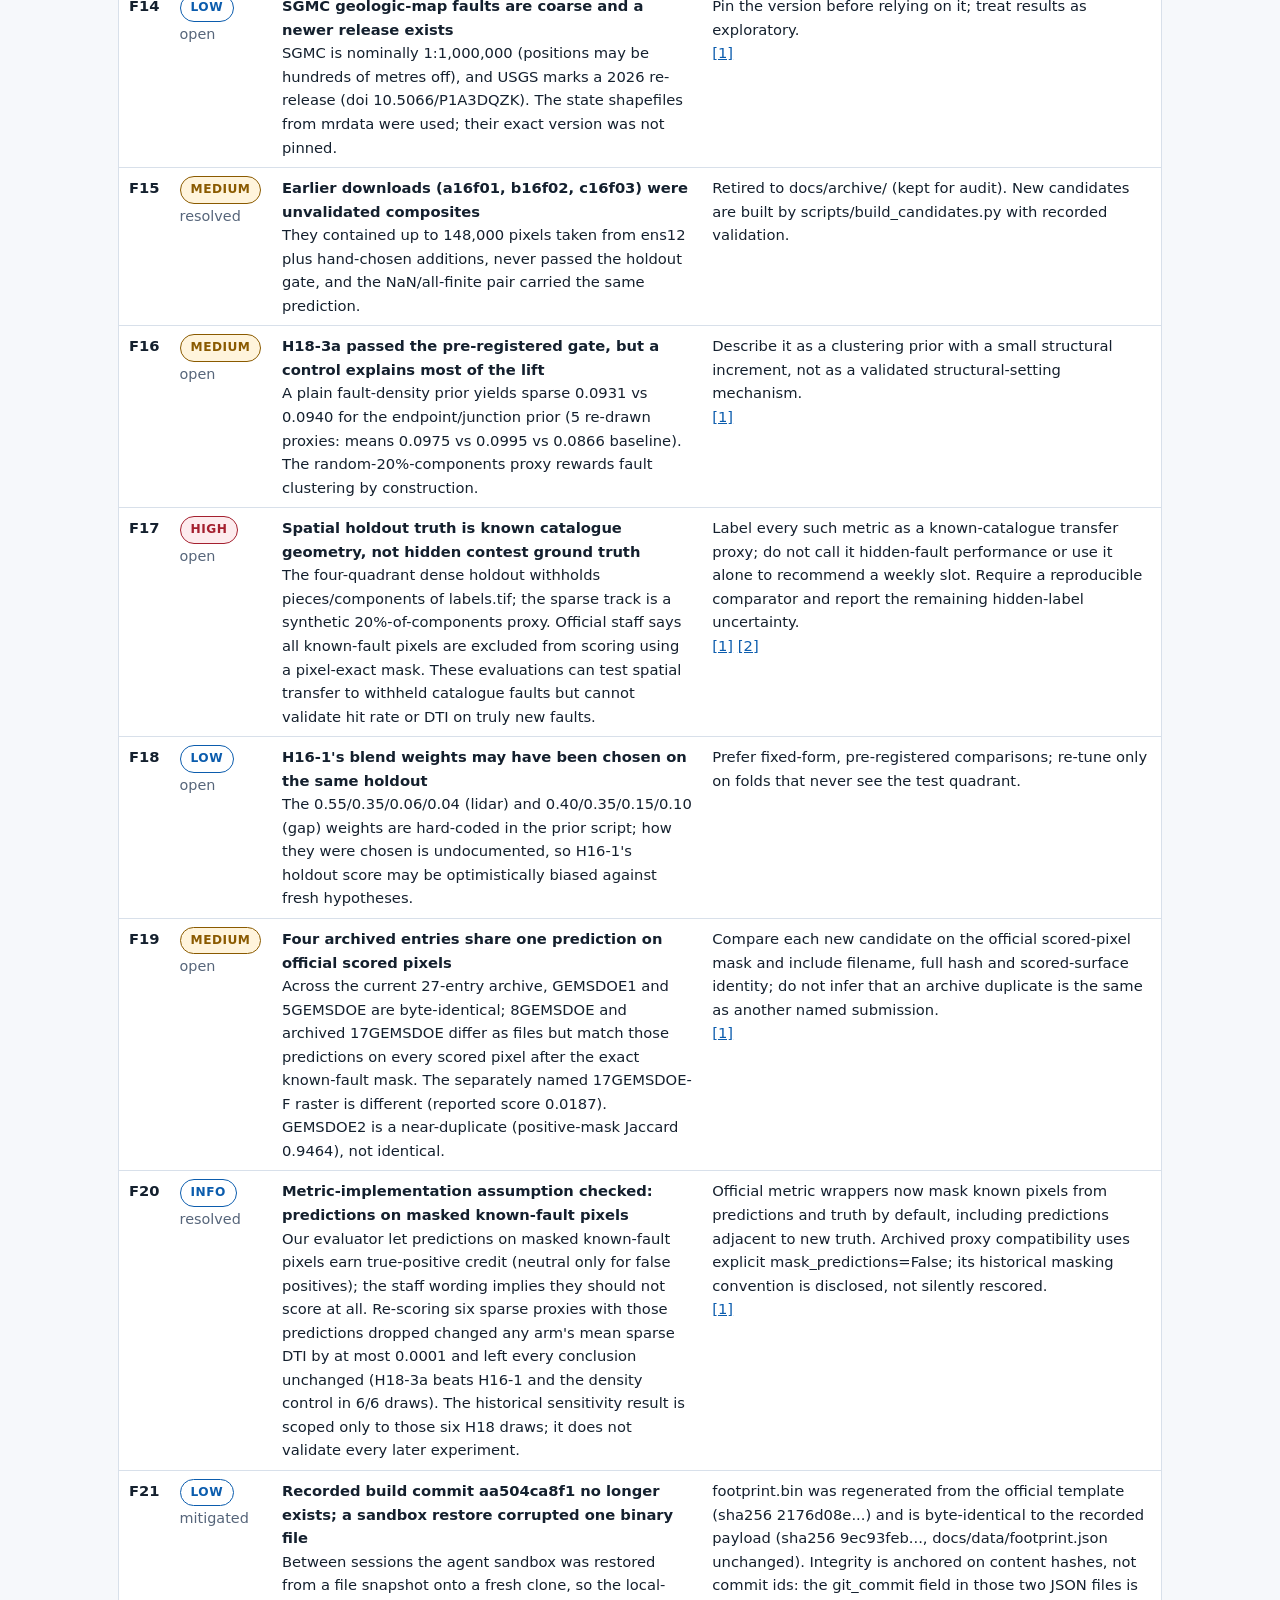
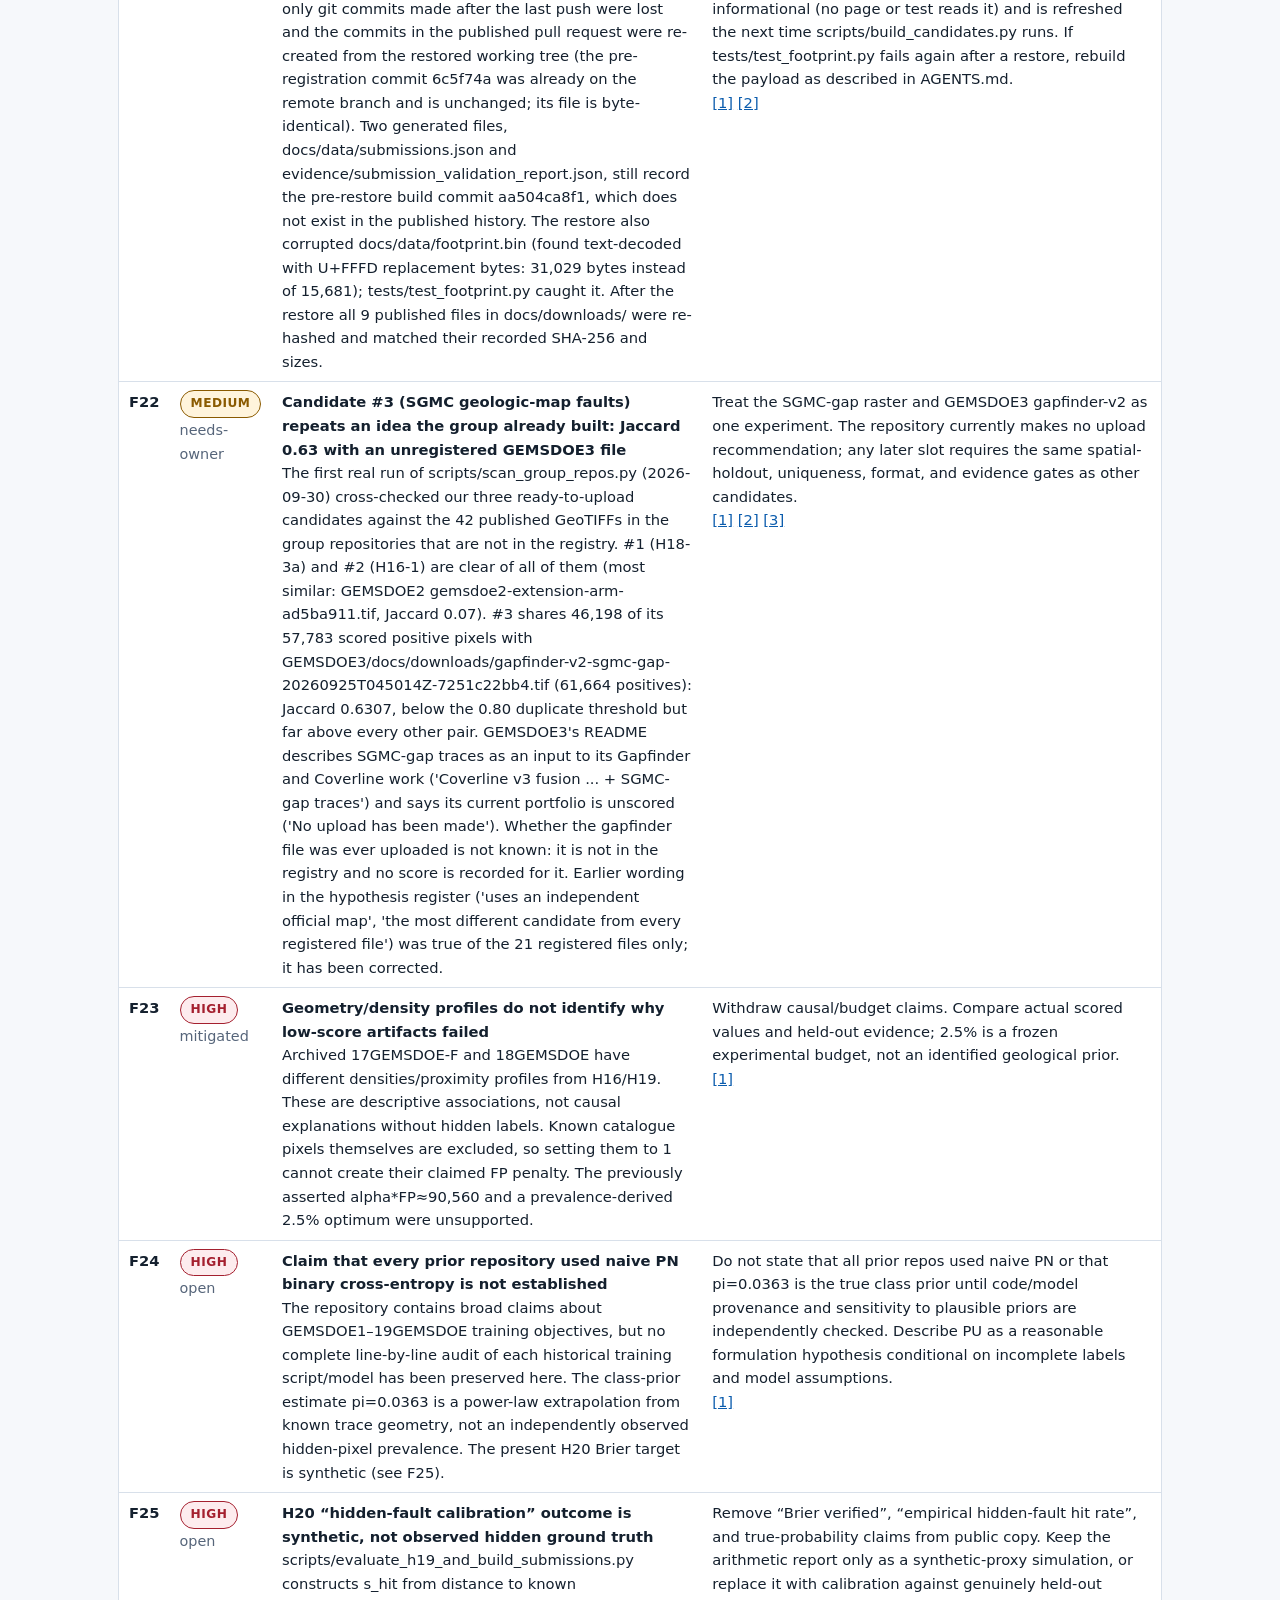
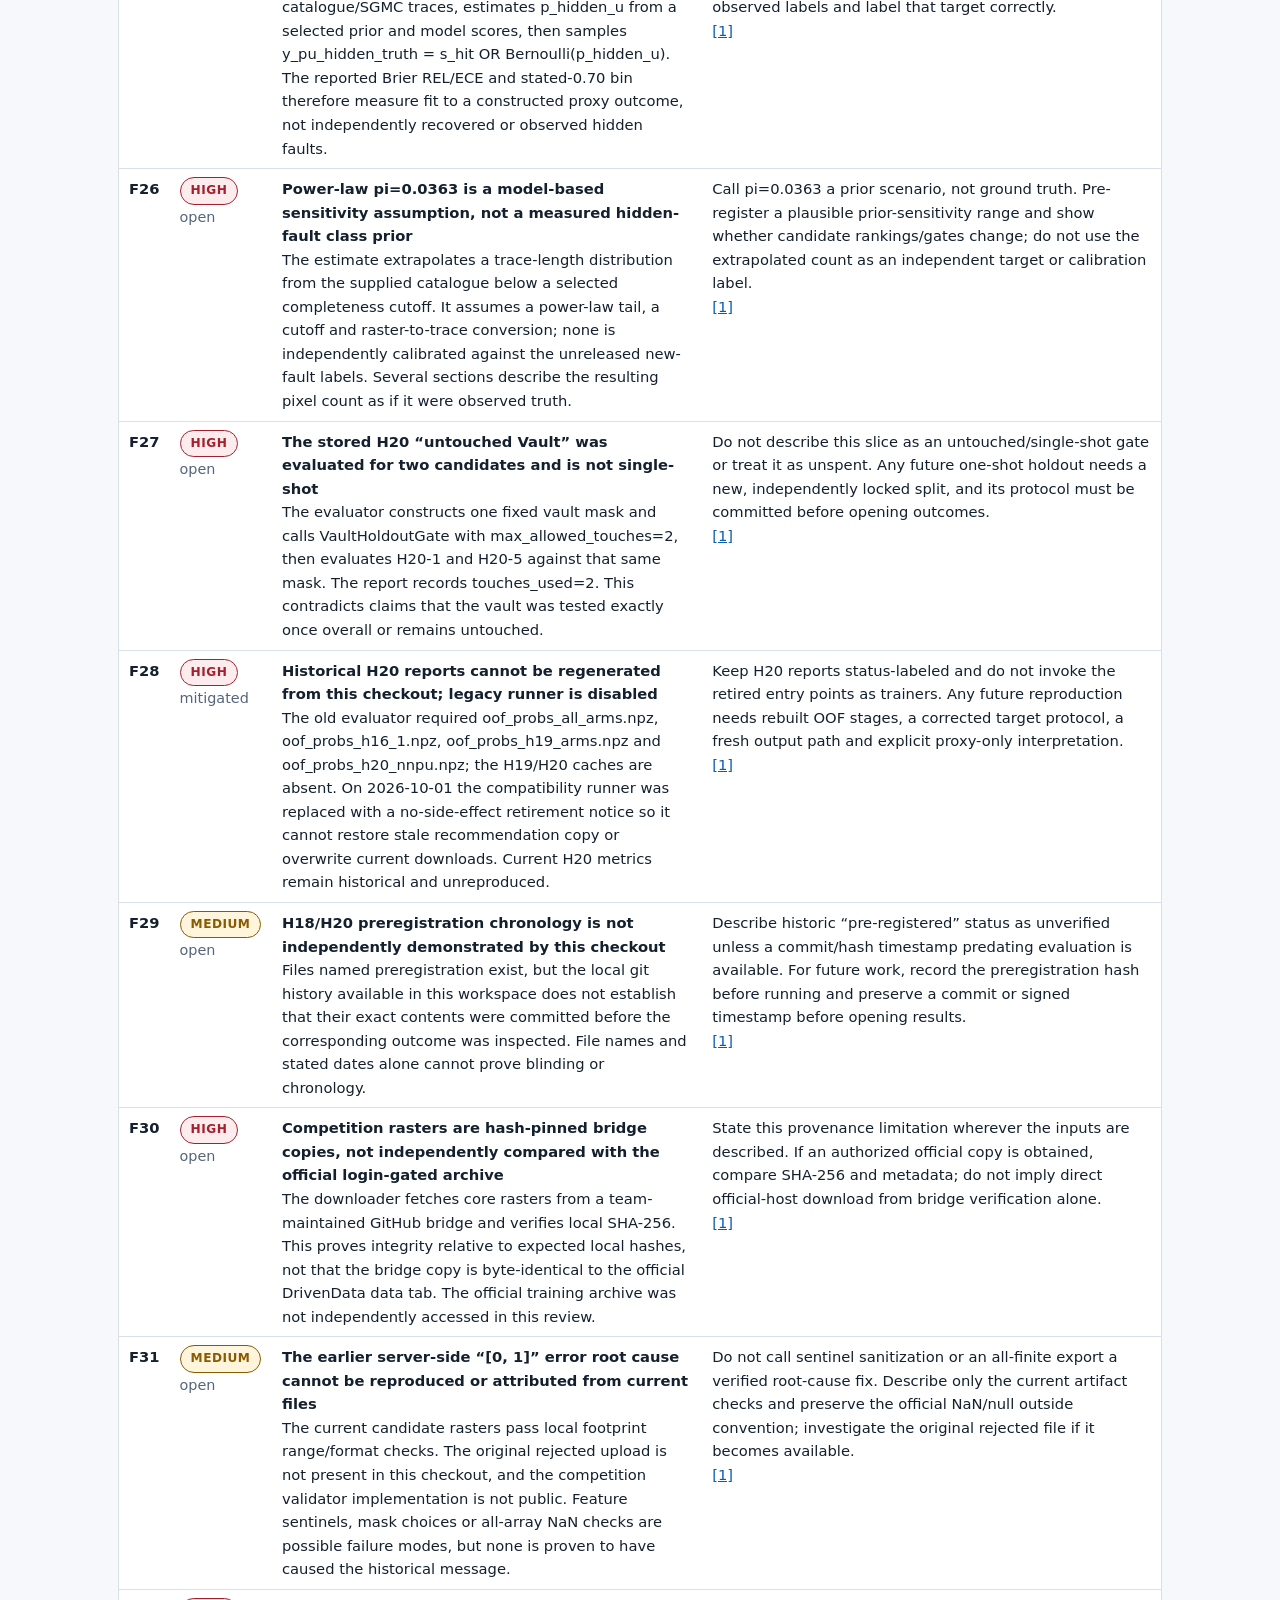
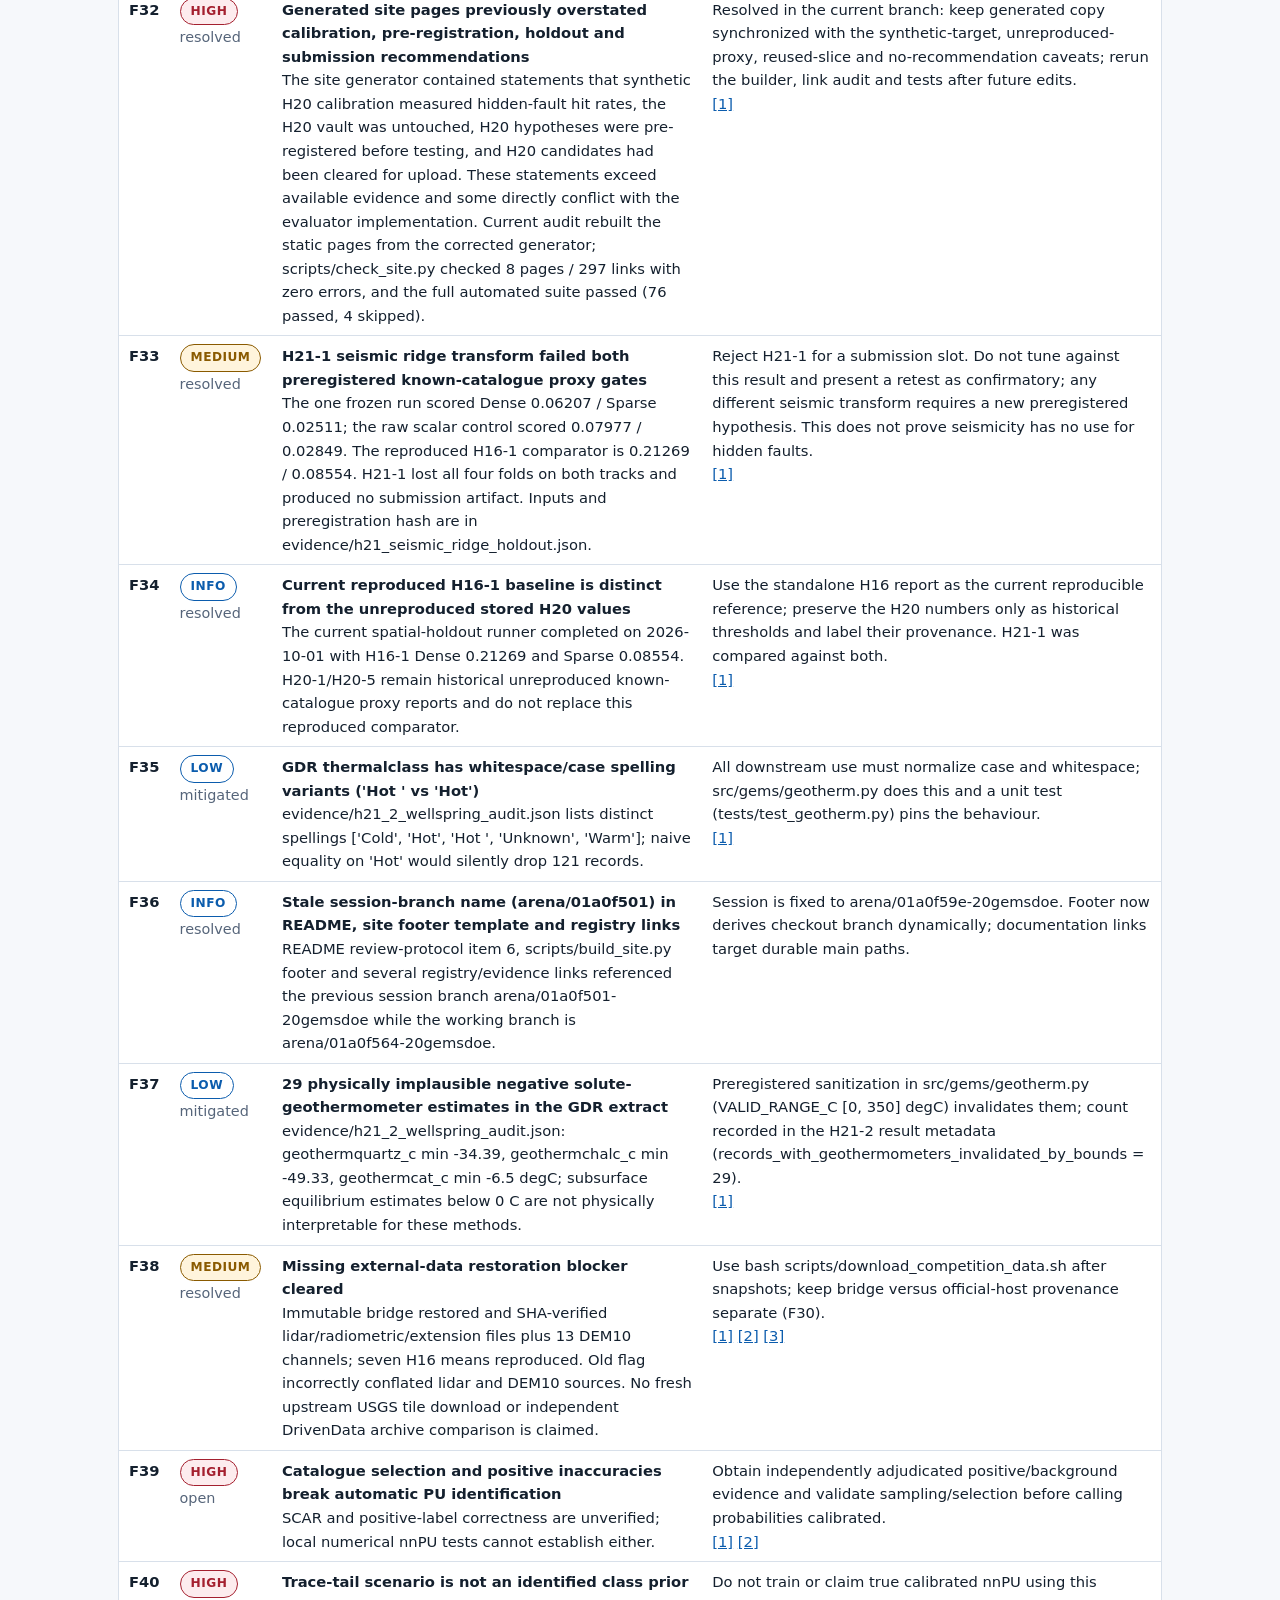
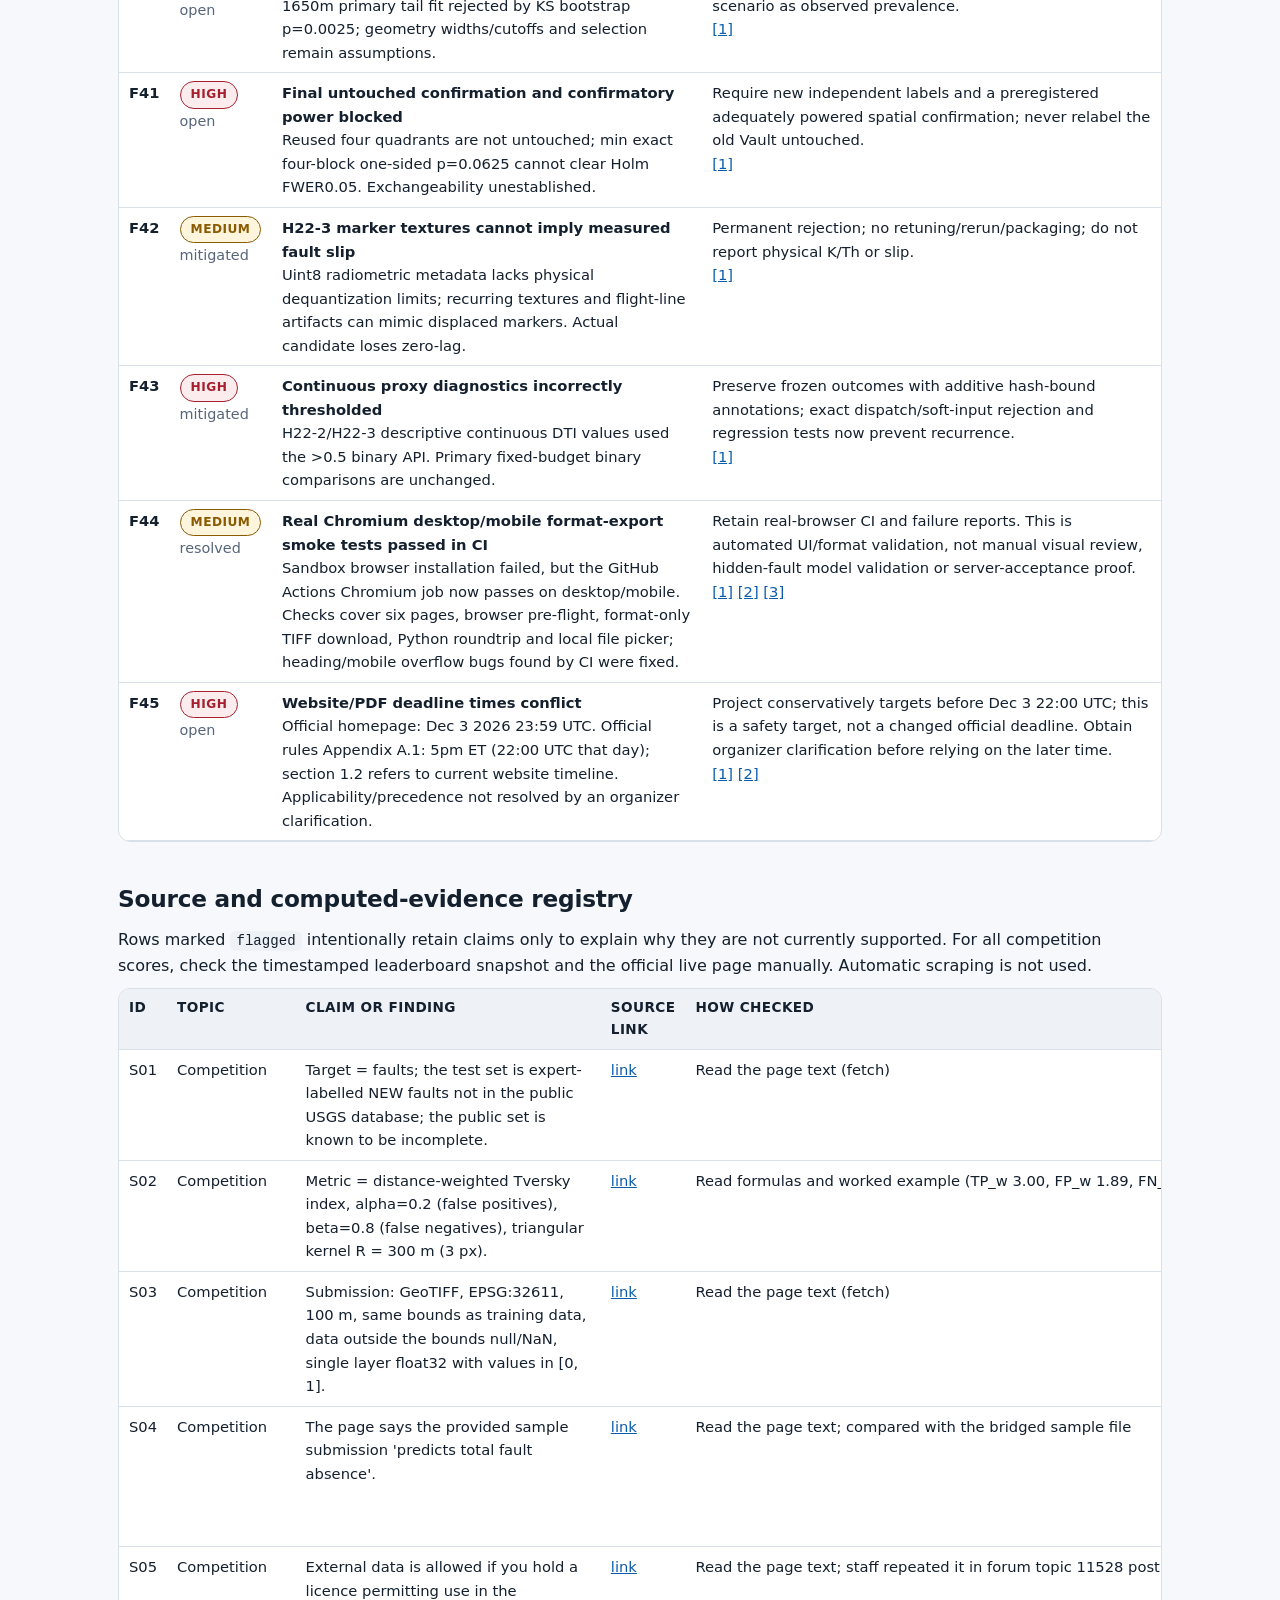
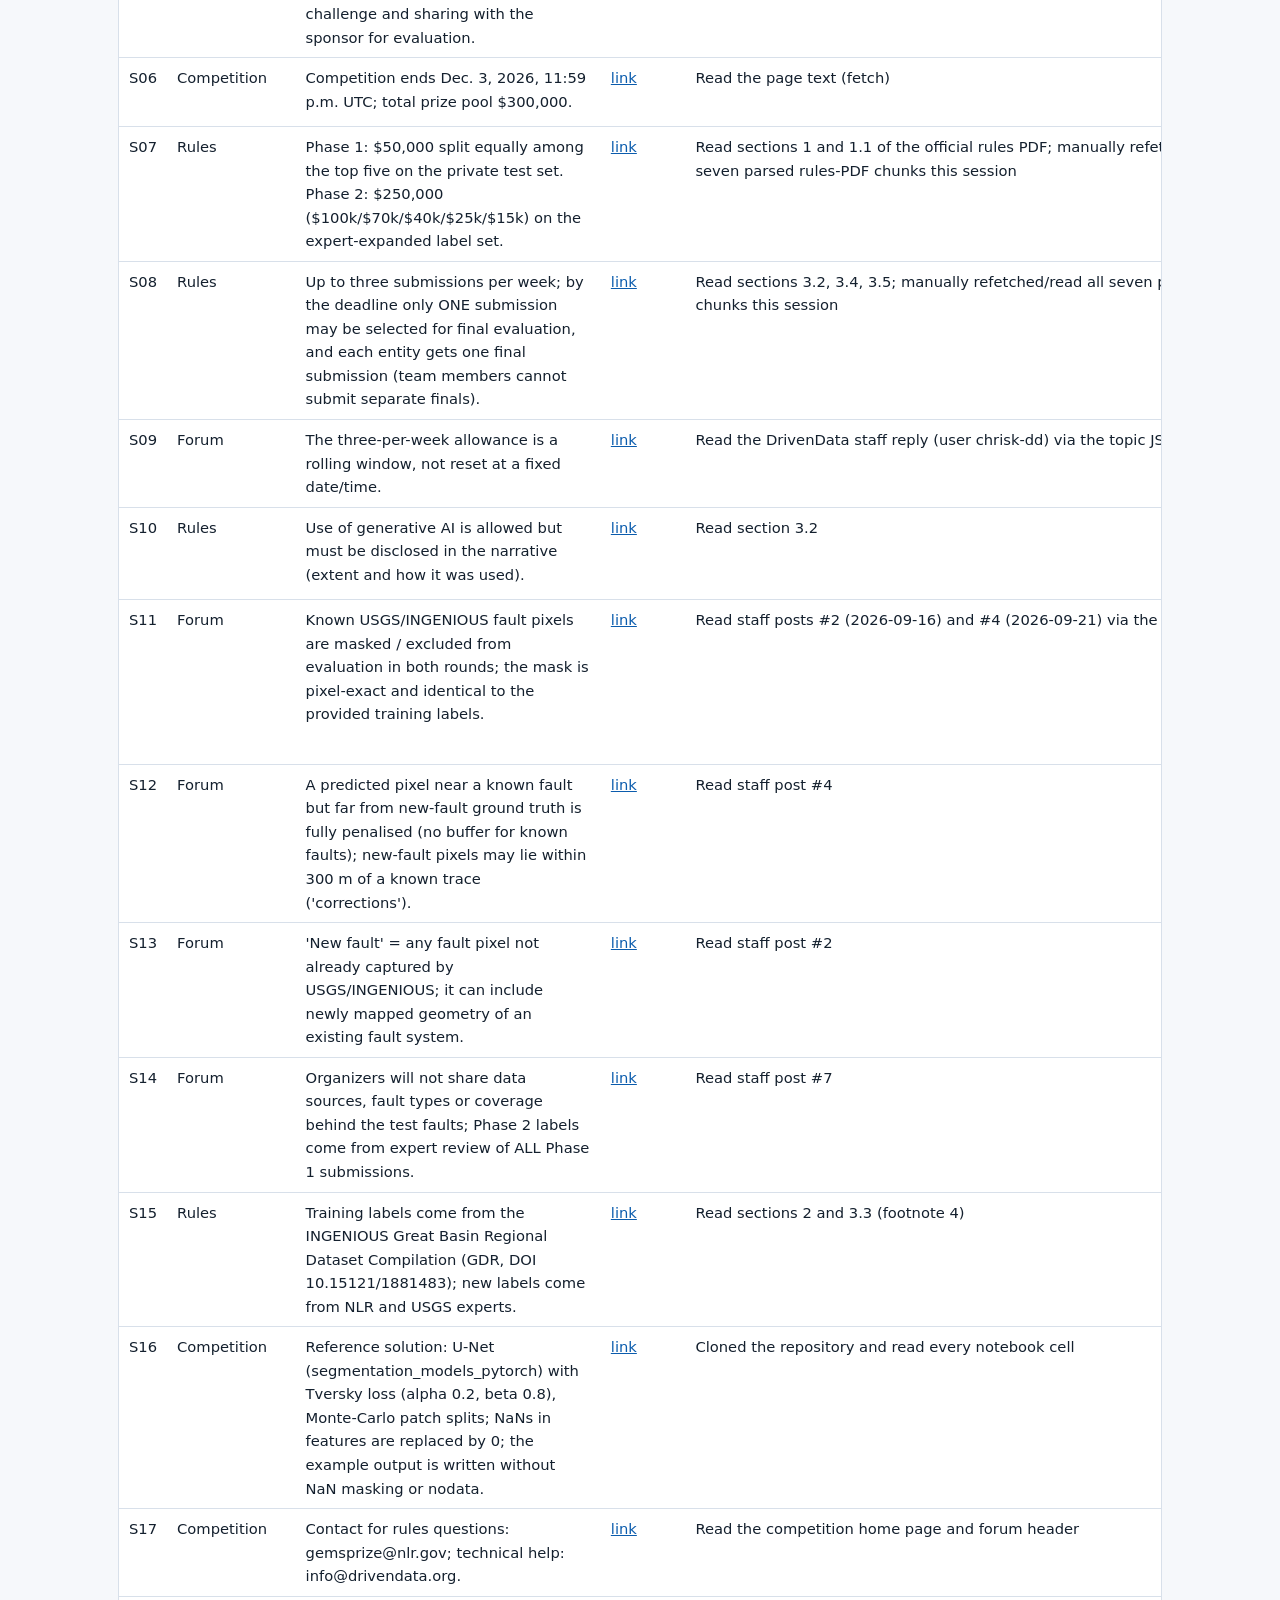
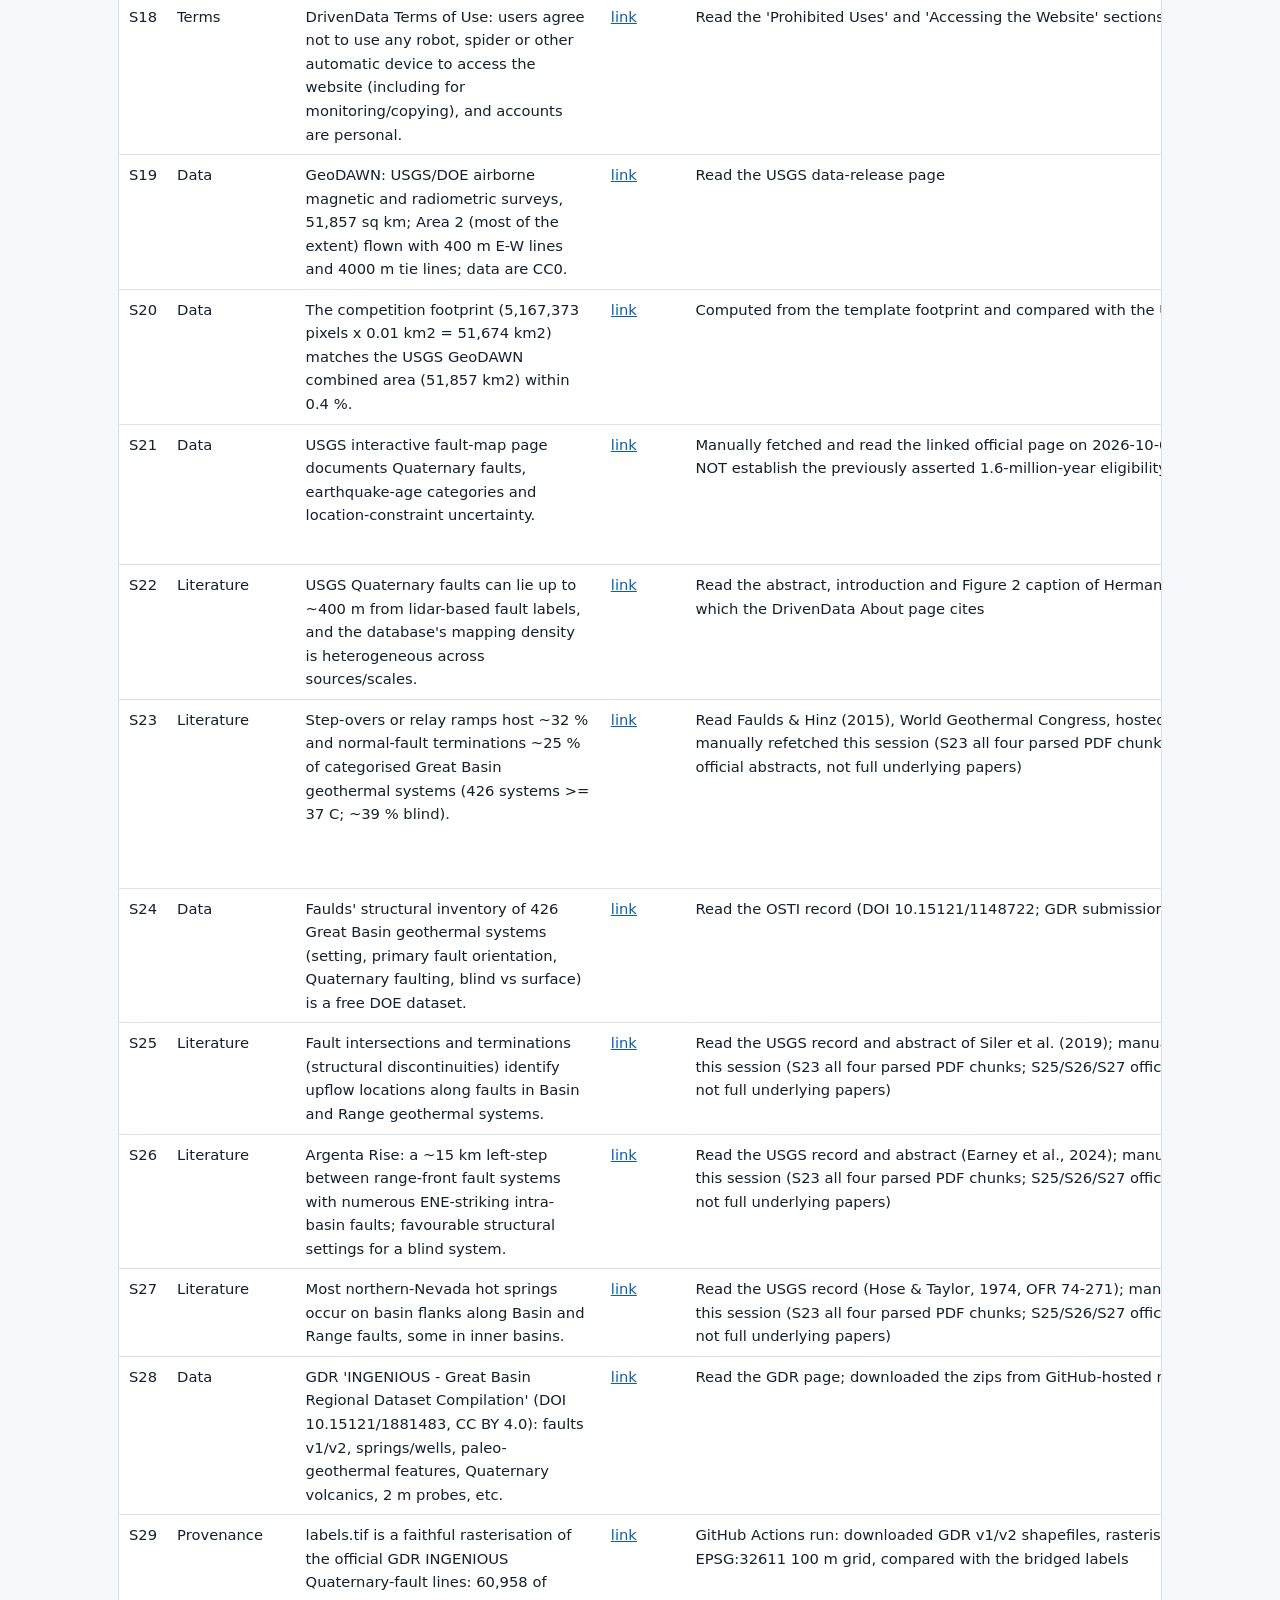
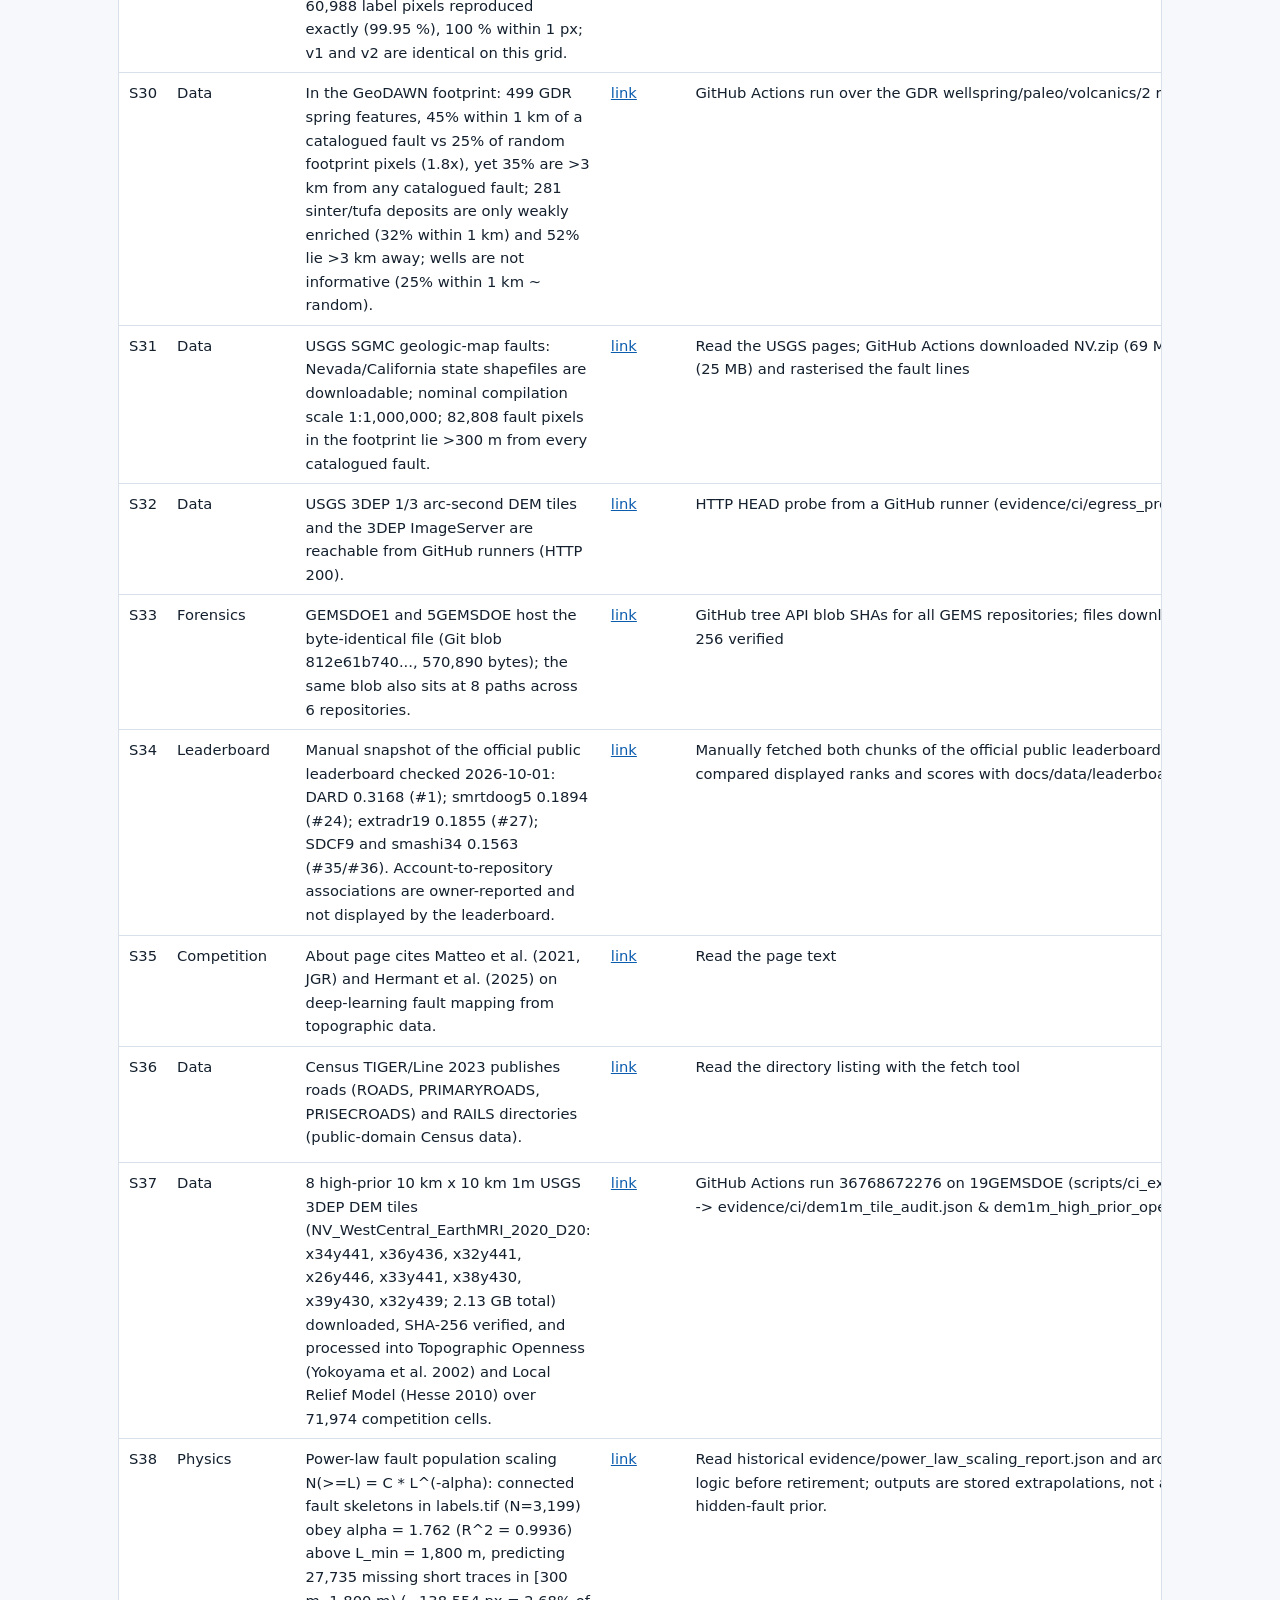
<file: docs/audit.html>
<!DOCTYPE html>
<html lang="en"><head><meta charset="utf-8"><meta name="viewport" content="width=device-width,initial-scale=1">
<title>Sources &amp; Irregularities · 20GEMSDOE</title><meta name="description" content="Source verification status and known irregularities; includes open limitations and historical download checks.">
<link rel="stylesheet" href="assets/site.css"></head><body>
<a class="skip" href="#main">Skip to content</a>
<header class="top"><div class="in"><a class="brand" href="index.html">20GEMSDOE</a><nav class="main" aria-label="Main"><a href="index.html">Home & Download Hub</a><a href="executive_summary.html">Executive Summary & Upload Guide</a><a href="research.html">Hypotheses & Evidence</a><a href="results.html">Leaderboard & Forensics</a><a href="knowledge.html">Knowledge Base</a><a href="audit.html" aria-current="page">Sources & Irregularities</a><a href="https://github.com/buffedlizard55-lab/20GEMSDOE" rel="noopener">GitHub</a></nav></div></header>
<div class="strip"><div class="in"><span>DOE GEMS Prize · DrivenData #306</span><span>Website close <strong>Dec 3, 2026 23:59 UTC</strong> (PDF differs; safety target 22:00 UTC, <a href="audit.html#F45">F45</a>) · <strong id="countdown" data-end="2026-12-03T23:59:00Z"></strong></span><span>Limit: <strong>3 uploads / rolling 7 days</strong></span><span>Manual snapshot 2026-10-01: leader <strong>0.3168</strong> · group-linked best <strong>0.1894</strong></span><a href="https://www.drivendata.org/competitions/306/competition-doe-gems/" rel="noopener">Competition</a></div></div>
<main id="main" class="wrap">
<h1>Audit — source registry and irregularities</h1>
<p class="lead">This page separates verified source statements, repository computations and flagged claims. A populated source table is not a guarantee that every statement in the repository is correct. As of the 2026-10-01 review, the registry contains 69 source/computation records and 45 flags; 12 high-severity items remain open.</p>
<div class="alert warn"><strong>Priority open flags:</strong> catalogue selection/positive inaccuracies (F39), rejected prior fit (F40), blocked untouched confirmation/power (F41), continuous diagnostic correction (F43), real browser verification passed (F44),  synthetic H20 calibration target (F25), unvalidated power-law class prior (F26), reused stored Vault (F27), incomplete H20 OOF caches (F28), unverified preregistration chronology (F29), bridge-copy data provenance (F30), unknown historical range-error cause (F31), and previously overstated site copy (F32).</div>
<h2>Flagged irregularities</h2><div class="tw"><table class=""><thead><tr><th>ID</th><th>Severity / Status</th><th>Evidence and issue</th><th>Action and links</th></tr></thead><tbody><tr><td><a id="F01"></a><strong>F01</strong></td><td><span class="badge b-warn">medium</span><br><span class="small muted">open</span></td><td><strong>Band 6 <code>tc</code> is mislabelled in the file&#x27;s own tags</strong><br>The GeoTIFF tags say <code>tc</code> = &#x27;Tilt angle or total curvature - magnetic field derivative&#x27; (data_category magnetic_data). Numerically it correlates r = +0.997 with the external USGS GeoDAWN radiometric TOTAL COUNT channel and r = +0.013 with a computed magnetic tilt angle; all values are positive (2.95 to 88.6) while a tilt angle spans both signs. The DrivenData page figure caption also calls it total radiometric counts.</td><td>Treat <code>tc</code> as radiometric total count (surface lithology/soil), not a magnetic edge detector. Earlier hypotheses that assumed a magnetic meaning were mis-specified (numerically harmless, conceptually wrong).<br><a href="https://www.drivendata.org/competitions/306/competition-doe-gems/page/967/" rel="noopener">[1]</a></td></tr><tr><td><a id="F02"></a><strong>F02</strong></td><td><span class="badge b-warn">medium</span><br><span class="small muted">open</span></td><td><strong>Bridged sample_submission.tif is not an all-absence template</strong><br>The official page says the sample &#x27;predicts total fault absence&#x27;. The bridged file (SHA-256 2176d08e...) has 60,988 pixels = 1.0 that equal the known-fault mask exactly; everything else in the footprint is 0. The login-gated data tab cannot be fetched here, so the authoritative original was not compared.</td><td>Do not use it as a zero baseline. Only its footprint/grid are relied upon (verified equal to the labels footprint and to the GeoDAWN area). Ask DrivenData support whether the file differs from the data-tab download.<br><a href="https://www.drivendata.org/competitions/306/competition-doe-gems/page/967/#submission-format" rel="noopener">[1]</a></td></tr><tr><td><a id="F03"></a><strong>F03</strong></td><td><span class="badge b-info">low</span><br><span class="small muted">open</span></td><td><strong>Dropbox links in the request are personal shares, not official hosting</strong><br>The Dropbox previews show &#x27;Jason shared this file&#x27;. They are not hosted by DrivenData, DOE, NLR or USGS, and their bytes could not be fetched here.</td><td>Use them only as convenience copies. Authoritative data: the DrivenData data tab (login) and the official rules PDF/GDR links in the sources table.</td></tr><tr><td><a id="F04"></a><strong>F04</strong></td><td><span class="badge b-info">info</span><br><span class="small muted">resolved</span></td><td><strong>Catalogue geometry compared with official GDR extract; raster authenticity still unverified</strong><br>GDR INGENIOUS Quaternary Faults v1 and v2 (DOI 10.15121/1881483), rasterised on the EPSG:32611 100 m grid, reproduce 60,958 of the 60,988 bridged label pixels exactly (99.95 %); 100 % are within 1 px. v1 and v2 are identical on this grid.</td><td>No action. Keep the CI job to re-check after any data change.<br><a href="https://github.com/buffedlizard55-lab/16GEMSDOE/blob/main/evidence/ci/external_verification.json" rel="noopener">[1]</a></td></tr><tr><td><a id="F05"></a><strong>F05</strong></td><td><span class="badge b-bad">high</span><br><span class="small muted">open</span></td><td><strong>Every feature band has invalid pixels INSIDE the scored footprint</strong><br>Each of the 19 bands carries the sentinel -3.4028235e38 on 3,061 footprint pixels (3,073 for <code>tc</code>) and has 1,540 valid pixels outside the footprint. Any raster-wide model or filter that propagates NaN will write NaN into the submission.</td><td>Fill holes before modelling and always sanitise predictions (NaN -&gt; 0, clip to [0, 1]). gems.submission.write_submission does this; the browser checker flags any NaN inside the footprint.</td></tr><tr><td><a id="F06"></a><strong>F06</strong></td><td><span class="badge b-info">low</span><br><span class="small muted">resolved</span></td><td><strong>Earlier README/register said the catalogue-masking rule was unconfirmed</strong><br>DrivenData staff confirmed it in forum topic 11516 (posts 2 and 4): known-fault pixels are masked pixel-exactly in both rounds, and no buffer applies to known faults.</td><td>Documentation updated; src/gems/metric.py cites the verified posts.<br><a href="https://community.drivendata.org/t/scoring-clarification-are-known-usgs-ingenious-faults-masked-when-scoring-and-are-they-in-the-final-round-label-set/11516/4" rel="noopener">[1]</a></td></tr><tr><td><a id="F07"></a><strong>F07</strong></td><td><span class="badge b-info">info</span><br><span class="small muted">resolved</span></td><td><strong>Starting leaderboard value 0.3049 is stale; DARD was 0.3168 on the 2026-10-01 manual snapshot</strong><br>The official leaderboard was manually fetched on 2026-10-01: DARD 0.3168, rank 1. The source prompt value 0.3049 no longer matches this dated page snapshot.</td><td>README and docs/data/leaderboard.json now use the dated 0.3168 snapshot; ranks/score may change, and no automated monitoring is allowed.<br><a href="https://www.drivendata.org/competitions/306/competition-doe-gems/leaderboard/" rel="noopener">[1]</a></td></tr><tr><td><a id="F08"></a><strong>F08</strong></td><td><span class="badge b-bad">high</span><br><span class="small muted">needs-owner</span></td><td><strong>Group entries appear under separate DrivenData accounts</strong><br>Official manual leaderboard lists SDCF9, smashi34, wbg1, smrtdoog5 and extradr19 as separate accounts. extradr19 currently displays 0.1855, not 0.1563. Artifact/account associations are owner-reported; intent and eligibility are not established. Do not pool accounts to bypass entity submission limits.</td><td>Confirm that these are distinct eligible individuals or register one team. Do not pool accounts to multiply the weekly limit. Ask gemsprize@nlr.gov if unsure.<br><a href="https://www.drivendata.org/termsofuse/" rel="noopener">[1]</a> <a href="https://docs.nlr.gov/docs/fy26osti/96647.pdf" rel="noopener">[2]</a></td></tr><tr><td><a id="F09"></a><strong>F09</strong></td><td><span class="badge b-bad">high</span><br><span class="small muted">mitigated</span></td><td><strong>An automatic leaderboard/forum feed would violate DrivenData&#x27;s Terms of Use</strong><br>Terms of Use, Prohibited Uses: users agree not to use any robot, spider or other automatic device to access the website, including for monitoring or copying.</td><td>No scraper is included. The &#x27;feed&#x27; covers official open-data hosts (GDR, USGS) and the team&#x27;s own GitHub repos; leaderboard snapshots are taken by a person. Consider asking info@drivendata.org for written permission first.<br><a href="https://www.drivendata.org/termsofuse/" rel="noopener">[1]</a></td></tr><tr><td><a id="F10"></a><strong>F10</strong></td><td><span class="badge b-warn">medium</span><br><span class="small muted">needs-owner</span></td><td><strong>Generative-AI use must be disclosed in any prize narrative</strong><br>Official rules section 3.2 requires disclosing the extent and manner of generative-AI use.</td><td>README now discloses generative-AI use for code/documentation/research synthesis. Include extent and how AI was used in any required prize narrative (excluded from word count), retaining entrant responsibility for authenticity and authorship.<br><a href="https://docs.nlr.gov/docs/fy26osti/96647.pdf" rel="noopener">[1]</a></td></tr><tr><td><a id="F11"></a><strong>F11</strong></td><td><span class="badge b-info">low</span><br><span class="small muted">info</span></td><td><strong>Reference notebook output differs from the stated file spec</strong><br>It writes dtype=y_final.dtype (float64 as written), with no nodata and no NaN outside the footprint, whereas the page asks for float32 and NaN outside. The platform still presumably accepts it, which suggests the checker is tolerant of finite-everywhere files.</td><td>Informational. Our files follow the page text and the official sample&#x27;s raster profile.<br><a href="https://github.com/drivendataorg/gems-prize-reference-solution" rel="noopener">[1]</a></td></tr><tr><td><a id="F12"></a><strong>F12</strong></td><td><span class="badge b-info">low</span><br><span class="small muted">open</span></td><td><strong>GeoDAWN magnetic products have anisotropic resolution</strong><br>Area 2 (most of the extent) was flown with 400 m east-west lines. Cross-line (north-south) sampling is coarse, so E-W lineaments in 100 m magnetic derivatives may be flight-line or levelling artefacts (inference, untested).</td><td>Down-weight purely E-W magnetic lineaments unless corroborated by topography.<br><a href="https://www.usgs.gov/data/geodawn-airborne-magnetic-and-radiometric-surveys-northwestern-great-basin-nevada-and" rel="noopener">[1]</a></td></tr><tr><td><a id="F13"></a><strong>F13</strong></td><td><span class="badge b-bad">high</span><br><span class="small muted">open</span></td><td><strong>The historical server-side “Predicted values must be in range [0, 1]” error has no established root cause</strong><br>The original rejected upload and validator implementation are unavailable. Current downloadable artifacts pass recorded local checks inside the template footprint; that does not identify the contents of the historical file or explain the server message. NaN handling, mask/grid mismatch, or out-of-range values are possibilities only.</td><td>Describe the current files’ local checks without claiming a root-cause fix. If the rejected file becomes available, preserve its exact bytes/hash and run the local checker; otherwise ask DrivenData about the specific historical file.</td></tr><tr><td><a id="F14"></a><strong>F14</strong></td><td><span class="badge b-info">low</span><br><span class="small muted">open</span></td><td><strong>SGMC geologic-map faults are coarse and a newer release exists</strong><br>SGMC is nominally 1:1,000,000 (positions may be hundreds of metres off), and USGS marks a 2026 re-release (doi 10.5066/P1A3DQZK). The state shapefiles from mrdata were used; their exact version was not pinned.</td><td>Pin the version before relying on it; treat results as exploratory.<br><a href="https://www.sciencebase.gov/catalog/item/5888bf4fe4b05ccb964bab9d" rel="noopener">[1]</a></td></tr><tr><td><a id="F15"></a><strong>F15</strong></td><td><span class="badge b-warn">medium</span><br><span class="small muted">resolved</span></td><td><strong>Earlier downloads (a16f01, b16f02, c16f03) were unvalidated composites</strong><br>They contained up to 148,000 pixels taken from ens12 plus hand-chosen additions, never passed the holdout gate, and the NaN/all-finite pair carried the same prediction.</td><td>Retired to docs/archive/ (kept for audit). New candidates are built by scripts/build_candidates.py with recorded validation.</td></tr><tr><td><a id="F16"></a><strong>F16</strong></td><td><span class="badge b-warn">medium</span><br><span class="small muted">open</span></td><td><strong>H18-3a passed the pre-registered gate, but a control explains most of the lift</strong><br>A plain fault-density prior yields sparse 0.0931 vs 0.0940 for the endpoint/junction prior (5 re-drawn proxies: means 0.0975 vs 0.0995 vs 0.0866 baseline). The random-20%-components proxy rewards fault clustering by construction.</td><td>Describe it as a clustering prior with a small structural increment, not as a validated structural-setting mechanism.<br><a href="https://github.com/buffedlizard55-lab/16GEMSDOE/blob/main/evidence/hypothesis_h18_exploratory.json" rel="noopener">[1]</a></td></tr><tr><td><a id="F17"></a><strong>F17</strong></td><td><span class="badge b-bad">high</span><br><span class="small muted">open</span></td><td><strong>Spatial holdout truth is known catalogue geometry, not hidden contest ground truth</strong><br>The four-quadrant dense holdout withholds pieces/components of labels.tif; the sparse track is a synthetic 20%-of-components proxy. Official staff says all known-fault pixels are excluded from scoring using a pixel-exact mask. These evaluations can test spatial transfer to withheld catalogue faults but cannot validate hit rate or DTI on truly new faults.</td><td>Label every such metric as a known-catalogue transfer proxy; do not call it hidden-fault performance or use it alone to recommend a weekly slot. Require a reproducible comparator and report the remaining hidden-label uncertainty.<br><a href="https://community.drivendata.org/t/scoring-clarification-are-known-usgs-ingenious-faults-masked-when-scoring-and-are-they-in-the-final-round-label-set/11516/4" rel="noopener">[1]</a> <a href="https://community.drivendata.org/t/where-do-you-draw-the-line/11536/2" rel="noopener">[2]</a></td></tr><tr><td><a id="F18"></a><strong>F18</strong></td><td><span class="badge b-info">low</span><br><span class="small muted">open</span></td><td><strong>H16-1&#x27;s blend weights may have been chosen on the same holdout</strong><br>The 0.55/0.35/0.06/0.04 (lidar) and 0.40/0.35/0.15/0.10 (gap) weights are hard-coded in the prior script; how they were chosen is undocumented, so H16-1&#x27;s holdout score may be optimistically biased against fresh hypotheses.</td><td>Prefer fixed-form, pre-registered comparisons; re-tune only on folds that never see the test quadrant.</td></tr><tr><td><a id="F19"></a><strong>F19</strong></td><td><span class="badge b-warn">medium</span><br><span class="small muted">open</span></td><td><strong>Four archived entries share one prediction on official scored pixels</strong><br>Across the current 27-entry archive, GEMSDOE1 and 5GEMSDOE are byte-identical; 8GEMSDOE and archived 17GEMSDOE differ as files but match those predictions on every scored pixel after the exact known-fault mask. The separately named 17GEMSDOE-F raster is different (reported score 0.0187). GEMSDOE2 is a near-duplicate (positive-mask Jaccard 0.9464), not identical.</td><td>Compare each new candidate on the official scored-pixel mask and include filename, full hash and scored-surface identity; do not infer that an archive duplicate is the same as another named submission.<br><a href="https://github.com/buffedlizard55-lab/20GEMSDOE/blob/main/evidence/submission_similarity.json" rel="noopener">[1]</a></td></tr><tr><td><a id="F20"></a><strong>F20</strong></td><td><span class="badge b-info">info</span><br><span class="small muted">resolved</span></td><td><strong>Metric-implementation assumption checked: predictions on masked known-fault pixels</strong><br>Our evaluator let predictions on masked known-fault pixels earn true-positive credit (neutral only for false positives); the staff wording implies they should not score at all. Re-scoring six sparse proxies with those predictions dropped changed any arm&#x27;s mean sparse DTI by at most 0.0001 and left every conclusion unchanged (H18-3a beats H16-1 and the density control in 6/6 draws). The historical sensitivity result is scoped only to those six H18 draws; it does not validate every later experiment.</td><td>Official metric wrappers now mask known pixels from predictions and truth by default, including predictions adjacent to new truth. Archived proxy compatibility uses explicit mask_predictions=False; its historical masking convention is disclosed, not silently rescored.<br><a href="https://github.com/buffedlizard55-lab/16GEMSDOE/blob/main/evidence/hypothesis_h18_sensitivity.json" rel="noopener">[1]</a></td></tr><tr><td><a id="F21"></a><strong>F21</strong></td><td><span class="badge b-info">low</span><br><span class="small muted">mitigated</span></td><td><strong>Recorded build commit aa504ca8f1 no longer exists; a sandbox restore corrupted one binary file</strong><br>Between sessions the agent sandbox was restored from a file snapshot onto a fresh clone, so the local-only git commits made after the last push were lost and the commits in the published pull request were re-created from the restored working tree (the pre-registration commit 6c5f74a was already on the remote branch and is unchanged; its file is byte-identical). Two generated files, docs/data/submissions.json and evidence/submission_validation_report.json, still record the pre-restore build commit aa504ca8f1, which does not exist in the published history. The restore also corrupted docs/data/footprint.bin (found text-decoded with U+FFFD replacement bytes: 31,029 bytes instead of 15,681); tests/test_footprint.py caught it. After the restore all 9 published files in docs/downloads/ were re-hashed and matched their recorded SHA-256 and sizes.</td><td>footprint.bin was regenerated from the official template (sha256 2176d08e...) and is byte-identical to the recorded payload (sha256 9ec93feb..., docs/data/footprint.json unchanged). Integrity is anchored on content hashes, not commit ids: the git_commit field in those two JSON files is informational (no page or test reads it) and is refreshed the next time scripts/build_candidates.py runs. If tests/test_footprint.py fails again after a restore, rebuild the payload as described in AGENTS.md.<br><a href="https://github.com/buffedlizard55-lab/16GEMSDOE/blob/main/docs/data/footprint.json" rel="noopener">[1]</a> <a href="https://github.com/buffedlizard55-lab/16GEMSDOE/blob/main/tests/test_footprint.py" rel="noopener">[2]</a></td></tr><tr><td><a id="F22"></a><strong>F22</strong></td><td><span class="badge b-warn">medium</span><br><span class="small muted">needs-owner</span></td><td><strong>Candidate #3 (SGMC geologic-map faults) repeats an idea the group already built: Jaccard 0.63 with an unregistered GEMSDOE3 file</strong><br>The first real run of scripts/scan_group_repos.py (2026-09-30) cross-checked our three ready-to-upload candidates against the 42 published GeoTIFFs in the group repositories that are not in the registry. #1 (H18-3a) and #2 (H16-1) are clear of all of them (most similar: GEMSDOE2 gemsdoe2-extension-arm-ad5ba911.tif, Jaccard 0.07). #3 shares 46,198 of its 57,783 scored positive pixels with GEMSDOE3/docs/downloads/gapfinder-v2-sgmc-gap-20260925T045014Z-7251c22bb4.tif (61,664 positives): Jaccard 0.6307, below the 0.80 duplicate threshold but far above every other pair. GEMSDOE3&#x27;s README describes SGMC-gap traces as an input to its Gapfinder and Coverline work (&#x27;Coverline v3 fusion ... + SGMC-gap traces&#x27;) and says its current portfolio is unscored (&#x27;No upload has been made&#x27;). Whether the gapfinder file was ever uploaded is not known: it is not in the registry and no score is recorded for it. Earlier wording in the hypothesis register (&#x27;uses an independent official map&#x27;, &#x27;the most different candidate from every registered file&#x27;) was true of the 21 registered files only; it has been corrected.</td><td>Treat the SGMC-gap raster and GEMSDOE3 gapfinder-v2 as one experiment. The repository currently makes no upload recommendation; any later slot requires the same spatial-holdout, uniqueness, format, and evidence gates as other candidates.<br><a href="https://github.com/buffedlizard55-lab/GEMSDOE3/blob/main/docs/downloads/gapfinder-v2-sgmc-gap-20260925T045014Z-7251c22bb4.tif" rel="noopener">[1]</a> <a href="https://github.com/buffedlizard55-lab/GEMSDOE3/blob/main/README.md" rel="noopener">[2]</a> <a href="https://github.com/buffedlizard55-lab/16GEMSDOE/blob/main/docs/data/group_scan.json" rel="noopener">[3]</a></td></tr><tr><td><a id="F23"></a><strong>F23</strong></td><td><span class="badge b-bad">high</span><br><span class="small muted">mitigated</span></td><td><strong>Geometry/density profiles do not identify why low-score artifacts failed</strong><br>Archived 17GEMSDOE-F and 18GEMSDOE have different densities/proximity profiles from H16/H19. These are descriptive associations, not causal explanations without hidden labels. Known catalogue pixels themselves are excluded, so setting them to 1 cannot create their claimed FP penalty. The previously asserted alpha*FP≈90,560 and a prevalence-derived 2.5% optimum were unsupported.</td><td>Withdraw causal/budget claims. Compare actual scored values and held-out evidence; 2.5% is a frozen experimental budget, not an identified geological prior.<br><a href="https://github.com/buffedlizard55-lab/20GEMSDOE/blob/main/docs/data/forensics.json" rel="noopener">[1]</a></td></tr><tr><td><a id="F24"></a><strong>F24</strong></td><td><span class="badge b-bad">high</span><br><span class="small muted">open</span></td><td><strong>Claim that every prior repository used naive PN binary cross-entropy is not established</strong><br>The repository contains broad claims about GEMSDOE1–19GEMSDOE training objectives, but no complete line-by-line audit of each historical training script/model has been preserved here. The class-prior estimate pi=0.0363 is a power-law extrapolation from known trace geometry, not an independently observed hidden-pixel prevalence. The present H20 Brier target is synthetic (see F25).</td><td>Do not state that all prior repos used naive PN or that pi=0.0363 is the true class prior until code/model provenance and sensitivity to plausible priors are independently checked. Describe PU as a reasonable formulation hypothesis conditional on incomplete labels and model assumptions.<br><a href="https://proceedings.neurips.cc/paper/2017/file/7cce53cf90577442771720a370c3c723-Paper.pdf" rel="noopener">[1]</a></td></tr><tr><td><a id="F25"></a><strong>F25</strong></td><td><span class="badge b-bad">high</span><br><span class="small muted">open</span></td><td><strong>H20 “hidden-fault calibration” outcome is synthetic, not observed hidden ground truth</strong><br>scripts/evaluate_h19_and_build_submissions.py constructs s_hit from distance to known catalogue/SGMC traces, estimates p_hidden_u from a selected prior and model scores, then samples y_pu_hidden_truth = s_hit OR Bernoulli(p_hidden_u). The reported Brier REL/ECE and stated-0.70 bin therefore measure fit to a constructed proxy outcome, not independently recovered or observed hidden faults.</td><td>Remove “Brier verified”, “empirical hidden-fault hit rate”, and true-probability claims from public copy. Keep the arithmetic report only as a synthetic-proxy simulation, or replace it with calibration against genuinely held-out observed labels and label that target correctly.<br><a href="https://github.com/buffedlizard55-lab/20GEMSDOE/blob/main/scripts/evaluate_h19_and_build_submissions.py" rel="noopener">[1]</a></td></tr><tr><td><a id="F26"></a><strong>F26</strong></td><td><span class="badge b-bad">high</span><br><span class="small muted">open</span></td><td><strong>Power-law pi=0.0363 is a model-based sensitivity assumption, not a measured hidden-fault class prior</strong><br>The estimate extrapolates a trace-length distribution from the supplied catalogue below a selected completeness cutoff. It assumes a power-law tail, a cutoff and raster-to-trace conversion; none is independently calibrated against the unreleased new-fault labels. Several sections describe the resulting pixel count as if it were observed truth.</td><td>Call pi=0.0363 a prior scenario, not ground truth. Pre-register a plausible prior-sensitivity range and show whether candidate rankings/gates change; do not use the extrapolated count as an independent target or calibration label.<br><a href="https://gdr.openei.org/submissions/1391" rel="noopener">[1]</a></td></tr><tr><td><a id="F27"></a><strong>F27</strong></td><td><span class="badge b-bad">high</span><br><span class="small muted">open</span></td><td><strong>The stored H20 “untouched Vault” was evaluated for two candidates and is not single-shot</strong><br>The evaluator constructs one fixed vault mask and calls VaultHoldoutGate with max_allowed_touches=2, then evaluates H20-1 and H20-5 against that same mask. The report records touches_used=2. This contradicts claims that the vault was tested exactly once overall or remains untouched.</td><td>Do not describe this slice as an untouched/single-shot gate or treat it as unspent. Any future one-shot holdout needs a new, independently locked split, and its protocol must be committed before opening outcomes.<br><a href="https://github.com/buffedlizard55-lab/20GEMSDOE/blob/main/scripts/evaluate_h19_and_build_submissions.py" rel="noopener">[1]</a></td></tr><tr><td><a id="F28"></a><strong>F28</strong></td><td><span class="badge b-bad">high</span><br><span class="small muted">mitigated</span></td><td><strong>Historical H20 reports cannot be regenerated from this checkout; legacy runner is disabled</strong><br>The old evaluator required oof_probs_all_arms.npz, oof_probs_h16_1.npz, oof_probs_h19_arms.npz and oof_probs_h20_nnpu.npz; the H19/H20 caches are absent. On 2026-10-01 the compatibility runner was replaced with a no-side-effect retirement notice so it cannot restore stale recommendation copy or overwrite current downloads. Current H20 metrics remain historical and unreproduced.</td><td>Keep H20 reports status-labeled and do not invoke the retired entry points as trainers. Any future reproduction needs rebuilt OOF stages, a corrected target protocol, a fresh output path and explicit proxy-only interpretation.<br><a href="https://github.com/buffedlizard55-lab/20GEMSDOE/blob/main/scripts/train_h20_nnpu_arms.py" rel="noopener">[1]</a></td></tr><tr><td><a id="F29"></a><strong>F29</strong></td><td><span class="badge b-warn">medium</span><br><span class="small muted">open</span></td><td><strong>H18/H20 preregistration chronology is not independently demonstrated by this checkout</strong><br>Files named preregistration exist, but the local git history available in this workspace does not establish that their exact contents were committed before the corresponding outcome was inspected. File names and stated dates alone cannot prove blinding or chronology.</td><td>Describe historic “pre-registered” status as unverified unless a commit/hash timestamp predating evaluation is available. For future work, record the preregistration hash before running and preserve a commit or signed timestamp before opening results.<br><a href="https://github.com/buffedlizard55-lab/20GEMSDOE/blob/main/docs/research/preregistration_h21.md" rel="noopener">[1]</a></td></tr><tr><td><a id="F30"></a><strong>F30</strong></td><td><span class="badge b-bad">high</span><br><span class="small muted">open</span></td><td><strong>Competition rasters are hash-pinned bridge copies, not independently compared with the official login-gated archive</strong><br>The downloader fetches core rasters from a team-maintained GitHub bridge and verifies local SHA-256. This proves integrity relative to expected local hashes, not that the bridge copy is byte-identical to the official DrivenData data tab. The official training archive was not independently accessed in this review.</td><td>State this provenance limitation wherever the inputs are described. If an authorized official copy is obtained, compare SHA-256 and metadata; do not imply direct official-host download from bridge verification alone.<br><a href="https://www.drivendata.org/competitions/306/competition-doe-gems/" rel="noopener">[1]</a></td></tr><tr><td><a id="F31"></a><strong>F31</strong></td><td><span class="badge b-warn">medium</span><br><span class="small muted">open</span></td><td><strong>The earlier server-side “[0, 1]” error root cause cannot be reproduced or attributed from current files</strong><br>The current candidate rasters pass local footprint range/format checks. The original rejected upload is not present in this checkout, and the competition validator implementation is not public. Feature sentinels, mask choices or all-array NaN checks are possible failure modes, but none is proven to have caused the historical message.</td><td>Do not call sentinel sanitization or an all-finite export a verified root-cause fix. Describe only the current artifact checks and preserve the official NaN/null outside convention; investigate the original rejected file if it becomes available.<br><a href="https://www.drivendata.org/competitions/306/competition-doe-gems/page/967/" rel="noopener">[1]</a></td></tr><tr><td><a id="F32"></a><strong>F32</strong></td><td><span class="badge b-bad">high</span><br><span class="small muted">resolved</span></td><td><strong>Generated site pages previously overstated calibration, pre-registration, holdout and submission recommendations</strong><br>The site generator contained statements that synthetic H20 calibration measured hidden-fault hit rates, the H20 vault was untouched, H20 hypotheses were pre-registered before testing, and H20 candidates had been cleared for upload. These statements exceed available evidence and some directly conflict with the evaluator implementation. Current audit rebuilt the static pages from the corrected generator; scripts/check_site.py checked 8 pages / 297 links with zero errors, and the full automated suite passed (76 passed, 4 skipped).</td><td>Resolved in the current branch: keep generated copy synchronized with the synthetic-target, unreproduced-proxy, reused-slice and no-recommendation caveats; rerun the builder, link audit and tests after future edits.<br><a href="https://github.com/buffedlizard55-lab/20GEMSDOE/blob/main/scripts/build_site.py" rel="noopener">[1]</a></td></tr><tr><td><a id="F33"></a><strong>F33</strong></td><td><span class="badge b-warn">medium</span><br><span class="small muted">resolved</span></td><td><strong>H21-1 seismic ridge transform failed both preregistered known-catalogue proxy gates</strong><br>The one frozen run scored Dense 0.06207 / Sparse 0.02511; the raw scalar control scored 0.07977 / 0.02849. The reproduced H16-1 comparator is 0.21269 / 0.08554. H21-1 lost all four folds on both tracks and produced no submission artifact. Inputs and preregistration hash are in evidence/h21_seismic_ridge_holdout.json.</td><td>Reject H21-1 for a submission slot. Do not tune against this result and present a retest as confirmatory; any different seismic transform requires a new preregistered hypothesis. This does not prove seismicity has no use for hidden faults.<br><a href="https://github.com/buffedlizard55-lab/20GEMSDOE/blob/main/evidence/h21_seismic_ridge_holdout.json" rel="noopener">[1]</a></td></tr><tr><td><a id="F34"></a><strong>F34</strong></td><td><span class="badge b-info">info</span><br><span class="small muted">resolved</span></td><td><strong>Current reproduced H16-1 baseline is distinct from the unreproduced stored H20 values</strong><br>The current spatial-holdout runner completed on 2026-10-01 with H16-1 Dense 0.21269 and Sparse 0.08554. H20-1/H20-5 remain historical unreproduced known-catalogue proxy reports and do not replace this reproduced comparator.</td><td>Use the standalone H16 report as the current reproducible reference; preserve the H20 numbers only as historical thresholds and label their provenance. H21-1 was compared against both.<br><a href="https://github.com/buffedlizard55-lab/20GEMSDOE/blob/main/evidence/spatial_holdout_h16_results.json" rel="noopener">[1]</a></td></tr><tr><td><a id="F35"></a><strong>F35</strong></td><td><span class="badge b-info">low</span><br><span class="small muted">mitigated</span></td><td><strong>GDR thermalclass has whitespace/case spelling variants (&#x27;Hot &#x27; vs &#x27;Hot&#x27;)</strong><br>evidence/h21_2_wellspring_audit.json lists distinct spellings [&#x27;Cold&#x27;, &#x27;Hot&#x27;, &#x27;Hot &#x27;, &#x27;Unknown&#x27;, &#x27;Warm&#x27;]; naive equality on &#x27;Hot&#x27; would silently drop 121 records.</td><td>All downstream use must normalize case and whitespace; src/gems/geotherm.py does this and a unit test (tests/test_geotherm.py) pins the behaviour.<br><a href="https://github.com/buffedlizard55-lab/20GEMSDOE/blob/main/evidence/h21_2_wellspring_audit.json" rel="noopener">[1]</a></td></tr><tr><td><a id="F36"></a><strong>F36</strong></td><td><span class="badge b-info">info</span><br><span class="small muted">resolved</span></td><td><strong>Stale session-branch name (arena/01a0f501) in README, site footer template and registry links</strong><br>README review-protocol item 6, scripts/build_site.py footer and several registry/evidence links referenced the previous session branch arena/01a0f501-20gemsdoe while the working branch is arena/01a0f564-20gemsdoe.</td><td>Session is fixed to arena/01a0f59e-20gemsdoe. Footer now derives checkout branch dynamically; documentation links target durable main paths.</td></tr><tr><td><a id="F37"></a><strong>F37</strong></td><td><span class="badge b-info">low</span><br><span class="small muted">mitigated</span></td><td><strong>29 physically implausible negative solute-geothermometer estimates in the GDR extract</strong><br>evidence/h21_2_wellspring_audit.json: geothermquartz_c min -34.39, geothermchalc_c min -49.33, geothermcat_c min -6.5 degC; subsurface equilibrium estimates below 0 C are not physically interpretable for these methods.</td><td>Preregistered sanitization in src/gems/geotherm.py (VALID_RANGE_C [0, 350] degC) invalidates them; count recorded in the H21-2 result metadata (records_with_geothermometers_invalidated_by_bounds = 29).<br><a href="https://github.com/buffedlizard55-lab/20GEMSDOE/blob/main/evidence/h21_2_wellspring_audit.json" rel="noopener">[1]</a></td></tr><tr><td><a id="F38"></a><strong>F38</strong></td><td><span class="badge b-warn">medium</span><br><span class="small muted">resolved</span></td><td><strong>Missing external-data restoration blocker cleared</strong><br>Immutable bridge restored and SHA-verified lidar/radiometric/extension files plus 13 DEM10 channels; seven H16 means reproduced. Old flag incorrectly conflated lidar and DEM10 sources. No fresh upstream USGS tile download or independent DrivenData archive comparison is claimed.</td><td>Use bash scripts/download_competition_data.sh after snapshots; keep bridge versus official-host provenance separate (F30).<br><a href="https://github.com/buffedlizard55-lab/20GEMSDOE/blob/main/registry/data_inputs.json" rel="noopener">[1]</a> <a href="https://github.com/buffedlizard55-lab/20GEMSDOE/blob/main/evidence/data_restore_verification.json" rel="noopener">[2]</a> <a href="https://github.com/buffedlizard55-lab/20GEMSDOE/blob/main/evidence/spatial_holdout_h16_reproduction.json" rel="noopener">[3]</a></td></tr><tr><td><a id="F39"></a><strong>F39</strong></td><td><span class="badge b-bad">high</span><br><span class="small muted">open</span></td><td><strong>Catalogue selection and positive inaccuracies break automatic PU identification</strong><br>SCAR and positive-label correctness are unverified; local numerical nnPU tests cannot establish either.</td><td>Obtain independently adjudicated positive/background evidence and validate sampling/selection before calling probabilities calibrated.<br><a href="https://github.com/buffedlizard55-lab/20GEMSDOE/blob/main/evidence/calibration_status.json" rel="noopener">[1]</a> <a href="https://github.com/buffedlizard55-lab/20GEMSDOE/blob/main/docs/research/scientific_audit.md" rel="noopener">[2]</a></td></tr><tr><td><a id="F40"></a><strong>F40</strong></td><td><span class="badge b-bad">high</span><br><span class="small muted">open</span></td><td><strong>Trace-tail scenario is not an identified class prior</strong><br>1650m primary tail fit rejected by KS bootstrap p=0.0025; geometry widths/cutoffs and selection remain assumptions.</td><td>Do not train or claim true calibrated nnPU using this scenario as observed prevalence.<br><a href="https://github.com/buffedlizard55-lab/20GEMSDOE/blob/main/evidence/pu_vector_prior_study.json" rel="noopener">[1]</a></td></tr><tr><td><a id="F41"></a><strong>F41</strong></td><td><span class="badge b-bad">high</span><br><span class="small muted">open</span></td><td><strong>Final untouched confirmation and confirmatory power blocked</strong><br>Reused four quadrants are not untouched; min exact four-block one-sided p=0.0625 cannot clear Holm FWER0.05. Exchangeability unestablished.</td><td>Require new independent labels and a preregistered adequately powered spatial confirmation; never relabel the old Vault untouched.<br><a href="https://github.com/buffedlizard55-lab/20GEMSDOE/blob/main/evidence/calibration_status.json" rel="noopener">[1]</a></td></tr><tr><td><a id="F42"></a><strong>F42</strong></td><td><span class="badge b-warn">medium</span><br><span class="small muted">mitigated</span></td><td><strong>H22-3 marker textures cannot imply measured fault slip</strong><br>Uint8 radiometric metadata lacks physical dequantization limits; recurring textures and flight-line artifacts can mimic displaced markers. Actual candidate loses zero-lag.</td><td>Permanent rejection; no retuning/rerun/packaging; do not report physical K/Th or slip.<br><a href="https://github.com/buffedlizard55-lab/20GEMSDOE/blob/main/evidence/h22_3_marker_displacement_holdout.json" rel="noopener">[1]</a></td></tr><tr><td><a id="F43"></a><strong>F43</strong></td><td><span class="badge b-bad">high</span><br><span class="small muted">mitigated</span></td><td><strong>Continuous proxy diagnostics incorrectly thresholded</strong><br>H22-2/H22-3 descriptive continuous DTI values used the &gt;0.5 binary API. Primary fixed-budget binary comparisons are unchanged.</td><td>Preserve frozen outcomes with additive hash-bound annotations; exact dispatch/soft-input rejection and regression tests now prevent recurrence.<br><a href="https://github.com/buffedlizard55-lab/20GEMSDOE/blob/main/evidence/h22_metric_schema_annotations.json" rel="noopener">[1]</a></td></tr><tr><td><a id="F44"></a><strong>F44</strong></td><td><span class="badge b-warn">medium</span><br><span class="small muted">resolved</span></td><td><strong>Real Chromium desktop/mobile format-export smoke tests passed in CI</strong><br>Sandbox browser installation failed, but the GitHub Actions Chromium job now passes on desktop/mobile. Checks cover six pages, browser pre-flight, format-only TIFF download, Python roundtrip and local file picker; heading/mobile overflow bugs found by CI were fixed.</td><td>Retain real-browser CI and failure reports. This is automated UI/format validation, not manual visual review, hidden-fault model validation or server-acceptance proof.<br><a href="https://github.com/buffedlizard55-lab/20GEMSDOE/actions/runs/36874200770" rel="noopener">[1]</a> <a href="https://github.com/buffedlizard55-lab/20GEMSDOE/pull/4" rel="noopener">[2]</a> <a href="https://github.com/buffedlizard55-lab/20GEMSDOE/blob/main/evidence/pr_publication_validation.json" rel="noopener">[3]</a></td></tr><tr><td><a id="F45"></a><strong>F45</strong></td><td><span class="badge b-bad">high</span><br><span class="small muted">open</span></td><td><strong>Website/PDF deadline times conflict</strong><br>Official homepage: Dec 3 2026 23:59 UTC. Official rules Appendix A.1: 5pm ET (22:00 UTC that day); section 1.2 refers to current website timeline. Applicability/precedence not resolved by an organizer clarification.</td><td>Project conservatively targets before Dec 3 22:00 UTC; this is a safety target, not a changed official deadline. Obtain organizer clarification before relying on the later time.<br><a href="https://www.drivendata.org/competitions/306/competition-doe-gems/" rel="noopener">[1]</a> <a href="https://docs.nlr.gov/docs/fy26osti/96647.pdf" rel="noopener">[2]</a></td></tr></tbody></table></div>
<h2>Source and computed-evidence registry</h2>
<p>Rows marked <code>flagged</code> intentionally retain claims only to explain why they are not currently supported. For all competition scores, check the timestamped leaderboard snapshot and the official live page manually. Automatic scraping is not used.</p>
<div class="tw"><table><thead><tr><th>ID</th><th>Topic</th><th>Claim or finding</th><th>Source link</th><th>How checked</th><th>Status and note</th></tr></thead><tbody><tr><td>S01</td><td>Competition</td><td>Target = faults; the test set is expert-labelled NEW faults not in the public USGS database; the public set is known to be incomplete.</td><td><a href="https://www.drivendata.org/competitions/306/competition-doe-gems/page/967/" rel="noopener">link</a></td><td>Read the page text (fetch)</td><td><span class="badge b-ok">verified</span></td></tr><tr><td>S02</td><td>Competition</td><td>Metric = distance-weighted Tversky index, alpha=0.2 (false positives), beta=0.8 (false negatives), triangular kernel R = 300 m (3 px).</td><td><a href="https://www.drivendata.org/competitions/306/competition-doe-gems/page/967/#performance-metric" rel="noopener">link</a></td><td>Read formulas and worked example (TP_w 3.00, FP_w 1.89, FN_w 2.00 -&gt; 0.60)</td><td><span class="badge b-ok">verified</span><br><span class="small muted">Re-implemented and unit-tested in src/gems/metric.py.</span></td></tr><tr><td>S03</td><td>Competition</td><td>Submission: GeoTIFF, EPSG:32611, 100 m, same bounds as training data, data outside the bounds null/NaN, single layer float32 with values in [0, 1].</td><td><a href="https://www.drivendata.org/competitions/306/competition-doe-gems/page/967/#submission-format" rel="noopener">link</a></td><td>Read the page text (fetch)</td><td><span class="badge b-ok">verified</span></td></tr><tr><td>S04</td><td>Competition</td><td>The page says the provided sample submission &#x27;predicts total fault absence&#x27;.</td><td><a href="https://www.drivendata.org/competitions/306/competition-doe-gems/page/967/#submission-format" rel="noopener">link</a></td><td>Read the page text; compared with the bridged sample file</td><td><span class="badge b-warn">flagged</span><br><span class="small muted">The bridged sample_submission.tif has 60,988 pixels = 1.0 and is identical to the known-fault mask, not all zeros. See audit flag F02.</span></td></tr><tr><td>S05</td><td>Competition</td><td>External data is allowed if you hold a licence permitting use in the challenge and sharing with the sponsor for evaluation.</td><td><a href="https://www.drivendata.org/competitions/306/competition-doe-gems/page/967/#external-datasets" rel="noopener">link</a></td><td>Read the page text; staff repeated it in forum topic 11528 post 2</td><td><span class="badge b-ok">verified</span><br><span class="small muted">https://community.drivendata.org/t/paid-for-external-data-license/11528/2</span></td></tr><tr><td>S06</td><td>Competition</td><td>Competition ends Dec. 3, 2026, 11:59 p.m. UTC; total prize pool $300,000.</td><td><a href="https://www.drivendata.org/competitions/306/competition-doe-gems/" rel="noopener">link</a></td><td>Read the page text (fetch)</td><td><span class="badge b-ok">verified</span><br><span class="small muted">64 days after 2026-09-30.</span></td></tr><tr><td>S07</td><td>Rules</td><td>Phase 1: $50,000 split equally among the top five on the private test set. Phase 2: $250,000 ($100k/$70k/$40k/$25k/$15k) on the expert-expanded label set.</td><td><a href="https://docs.nlr.gov/docs/fy26osti/96647.pdf" rel="noopener">link</a></td><td>Read sections 1 and 1.1 of the official rules PDF; manually refetched/read all seven parsed rules-PDF chunks this session</td><td><span class="badge b-ok">verified</span></td></tr><tr><td>S08</td><td>Rules</td><td>Up to three submissions per week; by the deadline only ONE submission may be selected for final evaluation, and each entity gets one final submission (team members cannot submit separate finals).</td><td><a href="https://docs.nlr.gov/docs/fy26osti/96647.pdf" rel="noopener">link</a></td><td>Read sections 3.2, 3.4, 3.5; manually refetched/read all seven parsed rules-PDF chunks this session</td><td><span class="badge b-ok">verified</span><br><span class="small muted">Staff: the allowance resets on a rolling window, not a calendar week (forum topic 11524 post 2).</span></td></tr><tr><td>S09</td><td>Forum</td><td>The three-per-week allowance is a rolling window, not reset at a fixed date/time.</td><td><a href="https://community.drivendata.org/t/weekly-submissions/11524/2" rel="noopener">link</a></td><td>Read the DrivenData staff reply (user chrisk-dd) via the topic JSON</td><td><span class="badge b-ok">verified</span></td></tr><tr><td>S10</td><td>Rules</td><td>Use of generative AI is allowed but must be disclosed in the narrative (extent and how it was used).</td><td><a href="https://docs.nlr.gov/docs/fy26osti/96647.pdf" rel="noopener">link</a></td><td>Read section 3.2</td><td><span class="badge b-ok">verified</span><br><span class="small muted">Team action required before any prize submission package (flag F10).</span></td></tr><tr><td>S11</td><td>Forum</td><td>Known USGS/INGENIOUS fault pixels are masked / excluded from evaluation in both rounds; the mask is pixel-exact and identical to the provided training labels.</td><td><a href="https://community.drivendata.org/t/scoring-clarification-are-known-usgs-ingenious-faults-masked-when-scoring-and-are-they-in-the-final-round-label-set/11516/2" rel="noopener">link</a></td><td>Read staff posts #2 (2026-09-16) and #4 (2026-09-21) via the topic JSON</td><td><span class="badge b-ok">verified</span><br><span class="small muted">Post 4 is at https://community.drivendata.org/t/scoring-clarification-are-known-usgs-ingenious-faults-masked-when-scoring-and-are-they-in-the-final-round-label-set/11516/4</span></td></tr><tr><td>S12</td><td>Forum</td><td>A predicted pixel near a known fault but far from new-fault ground truth is fully penalised (no buffer for known faults); new-fault pixels may lie within 300 m of a known trace (&#x27;corrections&#x27;).</td><td><a href="https://community.drivendata.org/t/scoring-clarification-are-known-usgs-ingenious-faults-masked-when-scoring-and-are-they-in-the-final-round-label-set/11516/4" rel="noopener">link</a></td><td>Read staff post #4</td><td><span class="badge b-ok">verified</span></td></tr><tr><td>S13</td><td>Forum</td><td>&#x27;New fault&#x27; = any fault pixel not already captured by USGS/INGENIOUS; it can include newly mapped geometry of an existing fault system.</td><td><a href="https://community.drivendata.org/t/where-do-you-draw-the-line/11536/2" rel="noopener">link</a></td><td>Read staff post #2</td><td><span class="badge b-ok">verified</span></td></tr><tr><td>S14</td><td>Forum</td><td>Organizers will not share data sources, fault types or coverage behind the test faults; Phase 2 labels come from expert review of ALL Phase 1 submissions.</td><td><a href="https://community.drivendata.org/t/how-were-the-new-test-faults-identified-data-sources-and-fault-types/11527/7" rel="noopener">link</a></td><td>Read staff post #7</td><td><span class="badge b-ok">verified</span></td></tr><tr><td>S15</td><td>Rules</td><td>Training labels come from the INGENIOUS Great Basin Regional Dataset Compilation (GDR, DOI 10.15121/1881483); new labels come from NLR and USGS experts.</td><td><a href="https://docs.nlr.gov/docs/fy26osti/96647.pdf" rel="noopener">link</a></td><td>Read sections 2 and 3.3 (footnote 4)</td><td><span class="badge b-ok">verified</span></td></tr><tr><td>S16</td><td>Competition</td><td>Reference solution: U-Net (segmentation_models_pytorch) with Tversky loss (alpha 0.2, beta 0.8), Monte-Carlo patch splits; NaNs in features are replaced by 0; the example output is written without NaN masking or nodata.</td><td><a href="https://github.com/drivendataorg/gems-prize-reference-solution" rel="noopener">link</a></td><td>Cloned the repository and read every notebook cell</td><td><span class="badge b-ok">verified</span><br><span class="small muted">Its writer uses dtype=y_final.dtype (float64 in the notebook as written), unlike the float32 the page asks for; informational (flag F11).</span></td></tr><tr><td>S17</td><td>Competition</td><td>Contact for rules questions: gemsprize@nlr.gov; technical help: info@drivendata.org.</td><td><a href="https://www.drivendata.org/competitions/306/competition-doe-gems/" rel="noopener">link</a></td><td>Read the competition home page and forum header</td><td><span class="badge b-ok">verified</span></td></tr><tr><td>S18</td><td>Terms</td><td>DrivenData Terms of Use: users agree not to use any robot, spider or other automatic device to access the website (including for monitoring/copying), and accounts are personal.</td><td><a href="https://www.drivendata.org/termsofuse/" rel="noopener">link</a></td><td>Read the &#x27;Prohibited Uses&#x27; and &#x27;Accessing the Website&#x27; sections</td><td><span class="badge b-ok">verified</span><br><span class="small muted">No automated access to drivendata.org is implemented in this repository (flag F09).</span></td></tr><tr><td>S19</td><td>Data</td><td>GeoDAWN: USGS/DOE airborne magnetic and radiometric surveys, 51,857 sq km; Area 2 (most of the extent) flown with 400 m E-W lines and 4000 m tie lines; data are CC0.</td><td><a href="https://www.usgs.gov/data/geodawn-airborne-magnetic-and-radiometric-surveys-northwestern-great-basin-nevada-and" rel="noopener">link</a></td><td>Read the USGS data-release page</td><td><span class="badge b-ok">verified</span><br><span class="small muted">DOI 10.5066/P93LGLVQ.</span></td></tr><tr><td>S20</td><td>Data</td><td>The competition footprint (5,167,373 pixels x 0.01 km2 = 51,674 km2) matches the USGS GeoDAWN combined area (51,857 km2) within 0.4 %.</td><td><a href="https://www.usgs.gov/data/geodawn-airborne-magnetic-and-radiometric-surveys-northwestern-great-basin-nevada-and" rel="noopener">link</a></td><td>Computed from the template footprint and compared with the USGS figure</td><td><span class="badge b-ok">verified</span><br><span class="small muted">Independent check that the footprint is the GeoDAWN extent.</span></td></tr><tr><td>S21</td><td>Data</td><td>USGS interactive fault-map page documents Quaternary faults, earthquake-age categories and location-constraint uncertainty.</td><td><a href="https://www.usgs.gov/tools/interactive-us-fault-map" rel="noopener">link</a></td><td>Manually fetched and read the linked official page on 2026-10-01; its text does NOT establish the previously asserted 1.6-million-year eligibility boundary.</td><td><span class="badge b-ok">verified</span><br><span class="small muted">Removed an unsupported age-boundary claim. Catalogue selection/completeness remains a separate unresolved modeling issue.</span></td></tr><tr><td>S22</td><td>Literature</td><td>USGS Quaternary faults can lie up to ~400 m from lidar-based fault labels, and the database&#x27;s mapping density is heterogeneous across sources/scales.</td><td><a href="https://pangea.stanford.edu/ERE/db/GeoConf/papers/SGW/2025/Hermant.pdf" rel="noopener">link</a></td><td>Read the abstract, introduction and Figure 2 caption of Hermant et al. (2025), which the DrivenData About page cites</td><td><span class="badge b-ok">verified</span><br><span class="small muted">Explains why the metric uses a 300 m kernel.</span></td></tr><tr><td>S23</td><td>Literature</td><td>Step-overs or relay ramps host ~32 % and normal-fault terminations ~25 % of categorised Great Basin geothermal systems (426 systems &gt;= 37 C; ~39 % blind).</td><td><a href="https://www.osti.gov/servlets/purl/1724082" rel="noopener">link</a></td><td>Read Faulds &amp; Hinz (2015), World Geothermal Congress, hosted by DOE OSTI; manually refetched this session (S23 all four parsed PDF chunks; S25/S26/S27 official abstracts, not full underlying papers)</td><td><span class="badge b-ok">verified</span><br><span class="small muted">Categorized fields, producing hybrid systems and 426-system inventory have different denominators; text also says ~25% undetermined. Do not combine these into prevalence/coverage or invert P(setting|geothermal) into P(fault|anomaly).</span></td></tr><tr><td>S24</td><td>Data</td><td>Faulds&#x27; structural inventory of 426 Great Basin geothermal systems (setting, primary fault orientation, Quaternary faulting, blind vs surface) is a free DOE dataset.</td><td><a href="https://www.osti.gov/dataexplorer/biblio/dataset/1148722" rel="noopener">link</a></td><td>Read the OSTI record (DOI 10.15121/1148722; GDR submission 355)</td><td><span class="badge b-ok">verified</span><br><span class="small muted">Not yet used; candidate external data for a thermal-anchor hypothesis.</span></td></tr><tr><td>S25</td><td>Literature</td><td>Fault intersections and terminations (structural discontinuities) identify upflow locations along faults in Basin and Range geothermal systems.</td><td><a href="https://pubs.usgs.gov/publication/70202167" rel="noopener">link</a></td><td>Read the USGS record and abstract of Siler et al. (2019); manually refetched this session (S23 all four parsed PDF chunks; S25/S26/S27 official abstracts, not full underlying papers)</td><td><span class="badge b-ok">verified</span></td></tr><tr><td>S26</td><td>Literature</td><td>Argenta Rise: a ~15 km left-step between range-front fault systems with numerous ENE-striking intra-basin faults; favourable structural settings for a blind system.</td><td><a href="https://www.usgs.gov/publications/geophysical-modeling-a-possible-blind-geothermal-system-near-battle-mountain-nv" rel="noopener">link</a></td><td>Read the USGS record and abstract (Earney et al., 2024); manually refetched this session (S23 all four parsed PDF chunks; S25/S26/S27 official abstracts, not full underlying papers)</td><td><span class="badge b-ok">verified</span></td></tr><tr><td>S27</td><td>Literature</td><td>Most northern-Nevada hot springs occur on basin flanks along Basin and Range faults, some in inner basins.</td><td><a href="https://www.usgs.gov/publications/geothermal-systems-northern-nevada" rel="noopener">link</a></td><td>Read the USGS record (Hose &amp; Taylor, 1974, OFR 74-271); manually refetched this session (S23 all four parsed PDF chunks; S25/S26/S27 official abstracts, not full underlying papers)</td><td><span class="badge b-ok">verified</span></td></tr><tr><td>S28</td><td>Data</td><td>GDR &#x27;INGENIOUS - Great Basin Regional Dataset Compilation&#x27; (DOI 10.15121/1881483, CC BY 4.0): faults v1/v2, springs/wells, paleo-geothermal features, Quaternary volcanics, 2 m probes, etc.</td><td><a href="https://gdr.openei.org/submissions/1391" rel="noopener">link</a></td><td>Read the GDR page; downloaded the zips from GitHub-hosted runners</td><td><span class="badge b-ok">verified</span><br><span class="small muted">Files and sizes are listed in evidence/ci/external_verification.json.</span></td></tr><tr><td>S29</td><td>Provenance</td><td>labels.tif is a faithful rasterisation of the official GDR INGENIOUS Quaternary-fault lines: 60,958 of 60,988 label pixels reproduced exactly (99.95 %), 100 % within 1 px; v1 and v2 are identical on this grid.</td><td><a href="https://github.com/buffedlizard55-lab/16GEMSDOE/blob/main/evidence/ci/external_verification.json" rel="noopener">link</a></td><td>GitHub Actions run: downloaded GDR v1/v2 shapefiles, rasterised on the EPSG:32611 100 m grid, compared with the bridged labels</td><td><span class="badge b-ok">verified</span><br><span class="small muted">Resolves the labels-provenance irregularity (F04).</span></td></tr><tr><td>S30</td><td>Data</td><td>In the GeoDAWN footprint: 499 GDR spring features, 45% within 1 km of a catalogued fault vs 25% of random footprint pixels (1.8x), yet 35% are &gt;3 km from any catalogued fault; 281 sinter/tufa deposits are only weakly enriched (32% within 1 km) and 52% lie &gt;3 km away; wells are not informative (25% within 1 km ~ random).</td><td><a href="https://github.com/buffedlizard55-lab/16GEMSDOE/blob/main/evidence/ci/external_verification.json" rel="noopener">link</a></td><td>GitHub Actions run over the GDR wellspring/paleo/volcanics/2 m-probe layers</td><td><span class="badge b-ok">verified</span><br><span class="small muted">Premise check for a thermal-anchor hypothesis (H18-5).</span></td></tr><tr><td>S31</td><td>Data</td><td>USGS SGMC geologic-map faults: Nevada/California state shapefiles are downloadable; nominal compilation scale 1:1,000,000; 82,808 fault pixels in the footprint lie &gt;300 m from every catalogued fault.</td><td><a href="https://mrdata.usgs.gov/geology/state/" rel="noopener">link</a></td><td>Read the USGS pages; GitHub Actions downloaded NV.zip (69 MB) and CA.zip (25 MB) and rasterised the fault lines</td><td><span class="badge b-ok">verified</span><br><span class="small muted">A 2026 SGMC release exists (doi 10.5066/P1A3DQZK); the mrdata state zips were used (flag F14).</span></td></tr><tr><td>S32</td><td>Data</td><td>USGS 3DEP 1/3 arc-second DEM tiles and the 3DEP ImageServer are reachable from GitHub runners (HTTP 200).</td><td><a href="https://prd-tnm.s3.amazonaws.com/StagedProducts/Elevation/13/TIFF/current/n39w119/USGS_13_n39w119.tif" rel="noopener">link</a></td><td>HTTP HEAD probe from a GitHub runner (evidence/ci/egress_probe.txt)</td><td><span class="badge b-ok">verified</span><br><span class="small muted">Not reachable from the agent sandbox.</span></td></tr><tr><td>S33</td><td>Forensics</td><td>GEMSDOE1 and 5GEMSDOE host the byte-identical file (Git blob 812e61b740..., 570,890 bytes); the same blob also sits at 8 paths across 6 repositories.</td><td><a href="https://github.com/buffedlizard55-lab/5GEMSDOE" rel="noopener">link</a></td><td>GitHub tree API blob SHAs for all GEMS repositories; files downloaded and SHA-256 verified</td><td><span class="badge b-ok">verified</span><br><span class="small muted">evidence/submission_similarity.json</span></td></tr><tr><td>S34</td><td>Leaderboard</td><td>Manual snapshot of the official public leaderboard checked 2026-10-01: DARD 0.3168 (#1); smrtdoog5 0.1894 (#24); extradr19 0.1855 (#27); SDCF9 and smashi34 0.1563 (#35/#36). Account-to-repository associations are owner-reported and not displayed by the leaderboard.</td><td><a href="https://www.drivendata.org/competitions/306/competition-doe-gems/leaderboard/" rel="noopener">link</a></td><td>Manually fetched both chunks of the official public leaderboard on 2026-10-01; compared displayed ranks and scores with docs/data/leaderboard.json.</td><td><span class="badge b-ok">verified</span><br><span class="small muted">Dated snapshot only; no automated monitoring is performed (DrivenData Terms of Use prohibit robots/spiders). Group account/artifact attribution is not independently exposed by the leaderboard.</span></td></tr><tr><td>S35</td><td>Competition</td><td>About page cites Matteo et al. (2021, JGR) and Hermant et al. (2025) on deep-learning fault mapping from topographic data.</td><td><a href="https://www.drivendata.org/competitions/306/competition-doe-gems/page/968/" rel="noopener">link</a></td><td>Read the page text</td><td><span class="badge b-ok">verified</span></td></tr><tr><td>S36</td><td>Data</td><td>Census TIGER/Line 2023 publishes roads (ROADS, PRIMARYROADS, PRISECROADS) and RAILS directories (public-domain Census data).</td><td><a href="https://www2.census.gov/geo/tiger/TIGER2023/" rel="noopener">link</a></td><td>Read the directory listing with the fetch tool</td><td><span class="badge b-ok">verified</span><br><span class="small muted">Existence of the directories only; a file download was not tested (an earlier CI probe used a wrong path and returned 404).</span></td></tr><tr><td>S37</td><td>Data</td><td>8 high-prior 10 km x 10 km 1m USGS 3DEP DEM tiles (NV_WestCentral_EarthMRI_2020_D20: x34y441, x36y436, x32y441, x26y446, x33y441, x38y430, x39y430, x32y439; 2.13 GB total) downloaded, SHA-256 verified, and processed into Topographic Openness (Yokoyama et al. 2002) and Local Relief Model (Hesse 2010) over 71,974 competition cells.</td><td><a href="https://prd-tnm.s3.amazonaws.com/StagedProducts/Elevation/1m/Projects/NV_WestCentral_EarthMRI_2020_D20/TIFF/USGS_1M_11_x34y441_NV_WestCentral_EarthMRI_2020_D20.tif" rel="noopener">link</a></td><td>GitHub Actions run 36768672276 on 19GEMSDOE (scripts/ci_external_verify.py -&gt; evidence/ci/dem1m_tile_audit.json &amp; dem1m_high_prior_openness_lrm.npz)</td><td><span class="badge b-ok">verified</span><br><span class="small muted">First 1m DEM Openness + LRM extraction in the GEMSDOE repositories.</span></td></tr><tr><td>S38</td><td>Physics</td><td>Power-law fault population scaling N(&gt;=L) = C * L^(-alpha): connected fault skeletons in labels.tif (N=3,199) obey alpha = 1.762 (R^2 = 0.9936) above L_min = 1,800 m, predicting 27,735 missing short traces in [300 m, 1,800 m) (~138,554 px = 2.68% of footprint; midpoint L_min = 1,650 m predicts 2.45% = 126,599 px).</td><td><a href="https://gdr.openei.org/submissions/1391" rel="noopener">link</a></td><td>Read historical evidence/power_law_scaling_report.json and archived runner logic before retirement; outputs are stored extrapolations, not an observed hidden-fault prior.</td><td><span class="badge b-warn">flagged</span><br><span class="small muted">Power-law values depend on cutoff/model assumptions; see F26. Do not describe the output as a measured class prior or true hidden-fault count.</span></td></tr><tr><td>S39</td><td>Physics</td><td>Backward thermal &amp; geochemical conduit inversion: of 27,092 GDR 1391 well/spring records in footprint, 7,859 are thermal/geochemical anomalies (Temp&gt;=25C or Qtz&gt;=70C or Chalc&gt;=60C or Cat&gt;=80C) and 75.7% (5,950) lie &gt;500 m from any known fault; of 594 2m probe anomalies (F2mDAB&gt;=1.5C), 86.9% (516) lie &gt;500 m from any known fault; of 281 sinter/tufa sites, 73.0% (205) lie &gt;500 m from any known fault.</td><td><a href="https://gdr.openei.org/submissions/1391" rel="noopener">link</a></td><td>Inspected archived GDR extraction CSVs and evidence/backward_thermal_geochem_report.json; counts are computed proximity summaries, not hidden-fault validation.</td><td><span class="badge b-ok">verified</span><br><span class="small muted">DOI 10.15121/1881483.</span></td></tr><tr><td>S40</td><td>Leaderboard</td><td>The public leaderboard snapshot checked 2026-10-01 shows extradr19 at 0.1855 (rank 27). The association of that score with the 16GEMSDOE H16-1 artifact is owner-reported; the artifact hash is locally verified, but the leaderboard does not expose a file-to-score mapping.</td><td><a href="https://www.drivendata.org/competitions/306/competition-doe-gems/leaderboard/" rel="noopener">link</a></td><td>Manual official leaderboard fetch plus SHA-256 verification of archived 16GEMSDOE artifact; ownership association remains owner-reported.</td><td><span class="badge b-warn">flagged</span><br><span class="small muted">Do not infer that the live leaderboard independently authenticates the exact TIF.</span></td></tr><tr><td>S41</td><td>Validation</td><td>The stored H19 report records Dense/Sparse spatial-transfer metrics on held-out portions of known catalogue faults. These are not hidden-fault labels or a forecast of leaderboard DTI, and the exact training/evaluation run was not reproduced in this review.</td><td><a href="https://github.com/buffedlizard55-lab/19GEMSDOE/blob/arena/01a0f3d1-19gemsdoe/evidence/spatial_holdout_results.json" rel="noopener">link</a></td><td>Inspected the referenced historical evidence; OOF cache files required for reproduction are absent in this checkout.</td><td><span class="badge b-warn">flagged</span><br><span class="small muted">Keep as reported historical proxy evidence only. Official staff says known-fault pixels are excluded from contest scoring.</span></td></tr><tr><td>S42</td><td>Statistical Learning (PU)</td><td>Kiryo et al. propose nonnegative PU risk. Author reference code switches to a reversed negative-risk gradient below -beta; corrected local utilities implement marginal/complement U risk and a numerically tested logistic nnPU head.</td><td><a href="https://proceedings.neurips.cc/paper/2017/hash/7cce53cf90577442771720a370c3c723-Abstract.html" rel="noopener">link</a></td><td>Read the official NeurIPS abstract and author pu_loss.py at https://raw.githubusercontent.com/kiryor/nnPUlearning/master/pu_loss.py; full paper PDF unavailable. Numerical unit tests verify local algebra/gradient branches, not geological assumptions or empirical calibration.</td><td><span class="badge b-ok">verified</span><br><span class="small muted">H16 PN and H20 legacy losses are not Kiryo nnPU. No corrected model has been trained with an identified geological prior; positive inaccuracies and SCAR remain unverified.</span></td></tr><tr><td>S43</td><td>Calibration</td><td>The H20 calibration report reports Brier/REL/ECE statistics on a target generated as s_hit OR Bernoulli(p_hidden_u) from catalogue/SGMC proximity and a selected class prior. This is a synthetic proxy outcome, not recovered or observed hidden-fault ground truth.</td><td><a href="https://github.com/buffedlizard55-lab/20GEMSDOE/blob/arena/01a0f501-20gemsdoe/evidence/calibration_brier_report.json" rel="noopener">link</a></td><td>Inspected evidence/calibration_brier_report.json with its synthetic target-generation disclosure and audit fields; legacy target construction is documented in the report.</td><td><span class="badge b-warn">flagged</span><br><span class="small muted">Do not describe the reported 0.70-bin hit rate or REL/ECE reductions as hidden-fault calibration. The Murphy decomposition implementation does not validate the target labels.</span></td></tr><tr><td>S44</td><td>Statistical Testing</td><td>Stored H20 multiple-testing and vault outputs have not been reproduced. The evaluator uses a fixed vault mask for both H20-1 and H20-5, and explicitly sets max_allowed_touches=2; this is not an untouched single-shot gate.</td><td><a href="https://github.com/buffedlizard55-lab/20GEMSDOE/blob/arena/01a0f501-20gemsdoe/evidence/dissertation_committee_audit.json" rel="noopener">link</a></td><td>Read evidence/dissertation_committee_audit.json, including the recorded two-candidate shared-slice audit; historical runner is now disabled and the OOF cache inputs remain absent.</td><td><span class="badge b-warn">flagged</span><br><span class="small muted">The reported p-values do not repair invalid or synthetic targets; no vault slice is considered unspent.</span></td></tr><tr><td>S45</td><td>Geophysics</td><td>Potential-field tilt-angle / tilt-derivative transforms use ratios of vertical and horizontal derivatives to reduce sensitivity to source amplitude and highlight edges in some settings. The stronger claim that they automatically equalize deep and shallow contacts or guarantee fault detection is not established by the cited papers or a hidden-label test here.</td><td><a href="https://doi.org/10.1016/0926-9851(94)90022-1" rel="noopener">link</a></td><td>Reviewed the cited literature and code description; H20 holdout report is stored but un-reproduced and uses known-fault proxies.</td><td><span class="badge b-warn">flagged</span><br><span class="small muted">Treat the equalization language as a hypothesis, not a verified physical result.</span></td></tr><tr><td>S46</td><td>Geomechanics</td><td>Slip-/dilation-tendency and fault-tip wing-crack processes are geological mechanisms discussed in the cited literature. The specific H20-3 feature response, assumed orientation and claim that it identifies uncatalogued faults in this competition are hypotheses, not externally verified performance findings.</td><td><a href="https://doi.org/10.1130/0091-7613(1996)024&lt;0275:STAAFR&gt;2.0.CO;2" rel="noopener">link</a></td><td>Compared the cited papers with the H20 feature description; no independent hidden-fault validation exists.</td><td><span class="badge b-warn">flagged</span><br><span class="small muted">Do not present the specified +/-35 degree lobe as a measured local stress field or a proven score-improving signature.</span></td></tr><tr><td>S47</td><td>Leaderboard</td><td>On the manually fetched 2026-10-01 official page, DARD is 0.3168 (#1); group-associated accounts smrtdoog5 and extradr19 are 0.1894 (#24) and 0.1855 (#27). The owner-reported artifact mappings are not shown by the leaderboard. Historic 17GEMSDOE-F, 18GEMSDOE and H20 outcomes are repository/user reports; stored proxy comparisons do not validate hidden-fault performance.</td><td><a href="https://www.drivendata.org/competitions/306/competition-doe-gems/leaderboard/" rel="noopener">link</a></td><td>Manually fetched the official leaderboard and inspected local forensic/holdout files; did not infer a file-to-score mapping from the page.</td><td><span class="badge b-warn">flagged</span><br><span class="small muted">The H20 values are format-validated artifacts with unreproduced proxy metrics; the H20-5 calibration target is synthetic; no upload recommendation follows.</span></td></tr><tr><td>S48</td><td>Data access</td><td>USGS ANSS Comprehensive Earthquake Catalog (ComCat) documentation describes event search and programmatic access; this review did not download a new earthquake catalogue for H21-1.</td><td><a href="https://earthquake.usgs.gov/data/comcat/index.php" rel="noopener">link</a></td><td>Read official USGS ComCat documentation on 2026-10-01.</td><td><span class="badge b-ok">verified</span><br><span class="small muted">Documented availability is not evidence that a selected query, event population or spatial coverage has been validated.</span></td></tr><tr><td>S49</td><td>Data access</td><td>USGS 3D Hydrography Program provides a public, non-proprietary data collection; the program is replacing retired NHD data where elevation-derived hydrography is available.</td><td><a href="https://catalog.data.gov/dataset/usgs-3d-hydrography-program-3dhp-downloadable-data-collection" rel="noopener">link</a></td><td>Read data.gov metadata and USGS hydrography access notes on 2026-10-01.</td><td><span class="badge b-ok">verified</span><br><span class="small muted">National spatial extent does not establish complete 3DHP/EDH coverage or attributes for the study footprint; confirm before feature use.</span></td></tr><tr><td>S50</td><td>Data access</td><td>USGS Landsat Collection 2 provides Level-2 surface-reflectance products under a no-cost open-data policy.</td><td><a href="https://www.usgs.gov/landsat-missions/landsat-collection-2" rel="noopener">link</a></td><td>Read USGS Landsat Collection 2 page on 2026-10-01.</td><td><span class="badge b-ok">verified</span><br><span class="small muted">No scene download, cloud/shadow screen, or footprint/date suitability check has been performed for H21-3.</span></td></tr><tr><td>S51</td><td>Data access</td><td>OpenEI GDR submission 1391 hosts the INGENIOUS Great Basin compilation and lists well/spring chemistry and temperature files; the page identifies DOI 10.15121/1881483 and a CC licence.</td><td><a href="https://gdr.openei.org/submissions/1391" rel="noopener">link</a></td><td>Official GDR landing page manually fetched this session: DOI 10.15121/1881483 and CC BY 4.0. Preserved CI successfully fetched the 20,810,222-byte wells/springs ZIP with SHA 7222178427ce0634453846819e6482fd6867536534fe9600987099e3b356590f; current ZIP refetch TLS-failed.</td><td><span class="badge b-ok">verified</span><br><span class="small muted">H21-2 field audit and one-shot evaluation completed and rejected (S59/S60). Inherited extract is available; no fresh official ZIP authentication claimed.</span></td></tr><tr><td>S52</td><td>Literature</td><td>Gomberg (1991) examines spatial relationships between small-earthquake distribution and strain in the Southern Great Basin and discusses clusters whose extent can exceed mapped major-fault traces. This motivates a test, not a competition-specific predictive claim.</td><td><a href="https://www.usgs.gov/publications/seismicity-and-shear-strain-southern-great-basin-nevada-and-california" rel="noopener">link</a></td><td>Read USGS Publications Warehouse abstract and citation on 2026-10-01.</td><td><span class="badge b-ok">verified</span><br><span class="small muted">Do not infer that the competition intensity raster is an independent event catalog or that a line-ridge transform will improve DTI.</span></td></tr><tr><td>S53</td><td>Literature</td><td>USGS OFR 96-262 maps faults, lineaments and earthquake epicenters in Pahute Mesa and notes interpretation caveats including induced seismicity from nuclear testing.</td><td><a href="https://pubs.usgs.gov/of/1996/0262/report.pdf" rel="noopener">link</a></td><td>Read the report title, map scope and text excerpts on 2026-10-01.</td><td><span class="badge b-ok">verified</span><br><span class="small muted">Regional example only; not evidence about hidden GEMS labels.</span></td></tr><tr><td>S54</td><td>Submission artifacts</td><td>The static submission builder packages and links pre-existing GeoTIFF artifacts and runs browser-side file checks; it does not train a model or compute a new prediction. The recorded candidate files pass the local structural/range checks over the template footprint.</td><td><a href="https://github.com/buffedlizard55-lab/20GEMSDOE" rel="noopener">link</a></td><td>Inspected scripts/build_site.py, docs/data/submissions.json and the candidate TIFF validation reports; model-training output is not invoked by the web builder.</td><td><span class="badge b-info">computed</span><br><span class="small muted">Format validity is separate from hidden-fault predictive quality, and the historical server range error is not reproduced.</span></td></tr><tr><td>S55</td><td>Forensics</td><td>Of 27 archived candidate entries, GEMSDOE1 and 5GEMSDOE are byte-identical; 8GEMSDOE and archived 17GEMSDOE match that prediction on every official scored pixel despite different files; GEMSDOE2 is near-duplicate (Jaccard 0.9464).</td><td><a href="https://github.com/buffedlizard55-lab/20GEMSDOE" rel="noopener">link</a></td><td>Recomputed from live repository raster blobs against the template footprint minus the pixel-exact known-fault mask; see evidence/submission_similarity.json and docs/data/forensics.json.</td><td><span class="badge b-info">computed</span><br><span class="small muted">The archived 17GEMSDOE raster is not 17GEMSDOE-F, whose reported public score is 0.0187. Account/file mappings for historic public scores are partly owner-reported.</span></td></tr><tr><td>S56</td><td>Limitations</td><td>DrivenData Terms of Use prohibit automatic robots/spiders accessing its website; this repository therefore does not implement an automated leaderboard/forum polling feed.</td><td><a href="https://www.drivendata.org/termsofuse/" rel="noopener">link</a></td><td>Read the Terms of Use and checked tests/test_site_integrity.py for the no-automation assertion.</td><td><span class="badge b-ok">verified</span><br><span class="small muted">Leaderboard values are manually checked snapshots, not continuously updated data.</span></td></tr><tr><td>S57</td><td>Validation</td><td>The H16-1 known-catalogue spatial-transfer baseline was reproduced on 2026-10-01: Dense mean 0.21269 and Sparse mean 0.08554; the report includes four folds and input SHA-256 values.</td><td><a href="https://github.com/buffedlizard55-lab/20GEMSDOE/blob/arena/01a0f501-20gemsdoe/evidence/spatial_holdout_h16_results.json" rel="noopener">link</a></td><td>Ran scripts/run_spatial_holdout_and_build.py to completion; inspected the standalone result report and verified the recorded input hashes. Known-catalogue spatial-transfer proxy only.</td><td><span class="badge b-info">computed</span><br><span class="small muted">Not hidden competition truth or a leaderboard forecast. H20 historical results were not reproduced by this run.</span></td></tr><tr><td>S58</td><td>Validation</td><td>The single frozen H21-1 multi-scale seismic-ridge test scored Dense 0.06207 and Sparse 0.02511; raw scalar control scored 0.07977 / 0.02849. It failed the historical H20 and reproduced H16-1 gates; no submission artifact was created.</td><td><a href="https://github.com/buffedlizard55-lab/20GEMSDOE/blob/arena/01a0f501-20gemsdoe/evidence/h21_seismic_ridge_holdout.json" rel="noopener">link</a></td><td>Ran the preregistered evaluator once; the report records preregistration SHA-256 9d61d6be1363f42228f9b99d9aa7840093e361f1627903952c38b7d295e540db, input SHA-256 values, fold scores, both failed gates and submission_artifact_created=false.</td><td><span class="badge b-info">computed</span><br><span class="small muted">Known-catalogue spatial-transfer proxy with a synthetic sparse-component proxy, not hidden-fault validation; negative result does not establish seismicity is useless for all targets.</span></td></tr><tr><td>S59</td><td>Data quality</td><td>The GDR 1391 wellspring chemistry extract (27,092 footprint rows) is schema- and unit-audited: &#x27;*_c&#x27; fields behave as degrees Celsius (29 physically implausible negative geothermometer estimates; none above 350 C); 572 raster cells carry &gt;=2 of the 3 solute geothermometers; thermalclass has whitespace variants (&#x27;Hot &#x27; vs &#x27;Hot&#x27;); UTM-derived cell positions agree with the extract&#x27;s row/col within 1 px for all rows.</td><td><a href="https://github.com/buffedlizard55-lab/20GEMSDOE/blob/main/evidence/h21_2_wellspring_audit.json" rel="noopener">link</a></td><td>Ran scripts/audit_h21_2_wellspring_data.py (schema-only QA; no fold, label-overlap or DTI information) and read its JSON.</td><td><span class="badge b-info">computed</span><br><span class="small muted">Pre-preregistration audit; sample-date and analytical-batch comparability not resolved; measured well temperatures are depth-dependent and excluded from the H21-2 candidate.</span></td></tr><tr><td>S60</td><td>Validation</td><td>The single frozen H21-2 multi-geothermometer-coherence test scored Dense 0.03244 and Sparse 0.01388 (folds dense [0.04173, 0.02775, 0.02418, 0.03611], sparse [0.0087, 0.01615, 0.01502, 0.01566]); it failed both the historical-H20 and reproduced-H16-1 gates; descriptive controls: C1 unselected thermal points 0.03857 dense, C2 seeded random cells 0.02901, C3 catalogue-proximity transfer ceiling 0.04190; no submission artifact was created.</td><td><a href="https://github.com/buffedlizard55-lab/20GEMSDOE/blob/main/evidence/h21_2_geotherm_coherence_holdout.json" rel="noopener">link</a></td><td>Ran the preregistered evaluator once; the report embeds preregistration SHA-256 4395f79c7e07f3879f28a17aeb0262da20ae097a409733f790ec23e475d51a33, input SHA-256 values, fold scores, both failed gates and submission_artifact_created=false; rerun is permanently refused; --force removed and a retrospective consumed ledger preserves the historical outcome.</td><td><span class="badge b-info">computed</span><br><span class="small muted">Known-catalogue spatial-transfer proxy with a synthetic sparse-component proxy, not hidden-fault validation. The coherence-selected subset underperformed the unselected thermal-anchor control, and sampling bias toward mapped faults (S30) bounds interpretation.</span></td></tr><tr><td>S61</td><td>Reproduction</td><td>All seven H16 historical mean Dense/Sparse pairs reproduced within recorded rounding; H16-1 0.21269/0.08554.</td><td><a href="https://github.com/buffedlizard55-lab/20GEMSDOE/blob/main/evidence/spatial_holdout_h16_reproduction.json" rel="noopener">link</a></td><td>COMPUTED baseline reproduction; historical proxy masking, not hidden labels.</td><td><span class="badge b-info">computed</span><br><span class="small muted">No achieved competition-score gain or slot authorization.</span></td></tr><tr><td>S62</td><td>Validation</td><td>H22-2 fixed-budget binary Dense/Sparse 0.06131/0.02222; REJECT_NO_RETUNING; zero Sparse wins and Holm failure.</td><td><a href="https://github.com/buffedlizard55-lab/20GEMSDOE/blob/main/evidence/h22_2_magnetic_low_holdout.json" rel="noopener">link</a></td><td>Pushed protocol before one execution; consumed ledger. Continuous diagnostic interpretation corrected separately by S66.</td><td><span class="badge b-info">computed</span><br><span class="small muted">No achieved competition-score gain or slot authorization.</span></td></tr><tr><td>S63</td><td>Validation</td><td>H22-3 fixed-budget binary Dense/Sparse 0.06215/0.02433 vs zero-lag 0.06958/0.03186; rejected, no artifact or slot.</td><td><a href="https://github.com/buffedlizard55-lab/20GEMSDOE/blob/main/evidence/h22_3_marker_displacement_holdout.json" rel="noopener">link</a></td><td>Protocol pushed before one execution; consumed ledger. Encoded-K textures, not physical K/Th or measured slip. S66 corrects continuous diagnostics.</td><td><span class="badge b-info">computed</span><br><span class="small muted">No achieved competition-score gain or slot authorization.</span></td></tr><tr><td>S64</td><td>Statistical Learning</td><td>Vector length-tail scenario at 1650m/300m yields pi 0.0124163671; 399-refit KS bootstrap p 0.0025 rejects that tail-fit scenario; pi is not identified prevalence.</td><td><a href="https://github.com/buffedlizard55-lab/20GEMSDOE/blob/main/evidence/pu_vector_prior_study.json" rel="noopener">link</a></td><td>Inherited official bbox extract; no exact-footprint clipping/fresh ZIP verification; cutoff range is not a confidence interval.</td><td><span class="badge b-info">computed</span><br><span class="small muted">No achieved competition-score gain or slot authorization.</span></td></tr><tr><td>S65</td><td>Calibration</td><td>Independent hidden-fault reliability, Brier, SCAR, positive-error rate and final untouched confirmation remain unavailable.</td><td><a href="https://github.com/buffedlizard55-lab/20GEMSDOE/blob/main/evidence/calibration_status.json" rel="noopener">link</a></td><td>Explicit blockers, not fabricated empirical results; numerical tests are not data evidence.</td><td><span class="badge b-info">computed</span><br><span class="small muted">No achieved competition-score gain or slot authorization.</span></td></tr><tr><td>S66</td><td>Metric correction</td><td>Archived H22 continuous-confidence diagnostic DTI values were actually scored after &gt;0.5 thresholding; binary primary outcomes preserved and not rerun.</td><td><a href="https://github.com/buffedlizard55-lab/20GEMSDOE/blob/main/evidence/h22_metric_schema_annotations.json" rel="noopener">link</a></td><td>Hash-bound additive correction. New code dispatches soft fields to exact continuous DTI and rejects soft values in the binary API.</td><td><span class="badge b-info">computed</span><br><span class="small muted">No achieved competition-score gain or slot authorization.</span></td></tr><tr><td>S67</td><td>Data integrity</td><td>Immutable full-commit restoration verified 3 core files, 6 external raster/metadata files and 13 DEM10 channels, every required SHA-256.</td><td><a href="https://github.com/buffedlizard55-lab/20GEMSDOE/blob/main/evidence/data_restore_verification.json" rel="noopener">link</a></td><td>Atomic pinned bridge transport; does NOT verify independent DrivenData archive bytes or freshly fetch upstream USGS tiles.</td><td><span class="badge b-info">computed</span><br><span class="small muted">No achieved competition-score gain or slot authorization.</span></td></tr><tr><td>S68</td><td>Literature</td><td>USGS review abstract states spatial/temporal vent clustering and alignment are common in distributed volcanic fields; this does not establish that a vent alignment is a fault.</td><td><a href="https://pubs.usgs.gov/publication/pp1890A/full" rel="noopener">link</a></td><td>Manually read abstract/intro in chunk 0 of the official HTML (43 chunks total); NOT a full chapter review.</td><td><span class="badge b-ok">verified</span><br><span class="small muted">Physical context only; local 21-point vent alignment is untested.</span></td></tr><tr><td>S69</td><td>Rules discrepancy</td><td>Competition homepage gives Dec 3 2026 23:59 UTC; rules PDF Appendix A.1 says 5 pm ET, while section 1.2 refers to website for current timeline. This discrepancy is flagged, not silently resolved.</td><td><a href="https://www.drivendata.org/competitions/306/competition-doe-gems/" rel="noopener">link</a></td><td>Manually read official homepage and all seven rules-PDF chunks on 2026-10-01. 5pm America/New_York on Dec 3 corresponds to 22:00 UTC; conservative project target is earlier, not an organizer ruling.</td><td><span class="badge b-warn">flagged</span><br><span class="small muted">See F45 and https://docs.nlr.gov/docs/fy26osti/96647.pdf. Narrative must also disclose extent/how generative AI was used (section 3.2); README contains disclosure.</span></td></tr></tbody></table></div>
<h2>Historical official-host download checks (CI record)</h2>
<p>These are archived network/download checks, not a guarantee that every source is current or every file is present in this sandbox. Core competition inputs here came from a hash-pinned team bridge, not an independent official-host comparison.</p>
<div class="tw"><table><thead><tr><th>Dataset / layer</th><th>CI check</th><th>Bytes</th><th>Recorded upstream</th></tr></thead><tbody><tr><td>labels</td><td>✔</td><td class="num">425,830</td><td><a href="https://raw.githubusercontent.com/buffedlizard55-lab/GEMSDOE/main/data/bridge/existing_faults.tif" rel="noopener">source</a></td></tr><tr><td>template</td><td>✔</td><td class="num">1,599,597</td><td><a href="https://raw.githubusercontent.com/buffedlizard55-lab/GEMSDOE/main/data/bridge/example_submission.tif" rel="noopener">source</a></td></tr><tr><td>gdr_qfaults_v2</td><td>✔</td><td class="num">6,131,182</td><td><a href="https://gdr.openei.org/files/1391/qfaults_ingenious_nad83conus117_2023-06-27.zip" rel="noopener">source</a></td></tr><tr><td>gdr_qfaults_v1</td><td>✔</td><td class="num">6,037,873</td><td><a href="https://gdr.openei.org/files/1391/faults_quaternary_INGENIOUS_regional_data.zip" rel="noopener">source</a></td></tr><tr><td>gdr_wellspring</td><td>✔</td><td class="num">20,810,222</td><td><a href="https://gdr.openei.org/files/1391/wellspringdata.gdb.zip" rel="noopener">source</a></td></tr><tr><td>gdr_paleo</td><td>✔</td><td class="num">84,008</td><td><a href="https://gdr.openei.org/files/1391/paleo_geothermal_regional.zip" rel="noopener">source</a></td></tr><tr><td>gdr_volcanics</td><td>✔</td><td class="num">9,898,770</td><td><a href="https://gdr.openei.org/files/1391/great_basin_q_volcanics.zip" rel="noopener">source</a></td></tr><tr><td>gdr_2m_probes</td><td>✔</td><td class="num">1,080,530</td><td><a href="https://gdr.openei.org/files/1391/2m_temperature_probe_INGENIOUS_regional_data.zip" rel="noopener">source</a></td></tr><tr><td>sgmc_nv</td><td>✔</td><td class="num">69,056,094</td><td><a href="https://mrdata.usgs.gov/geology/state/shp/NV.zip" rel="noopener">source</a></td></tr><tr><td>sgmc_ca</td><td>✔</td><td class="num">24,977,406</td><td><a href="https://mrdata.usgs.gov/geology/state/shp/CA.zip" rel="noopener">source</a></td></tr></tbody></table></div>
<p class="small muted">Machine-readable records: <a href="https://github.com/buffedlizard55-lab/20GEMSDOE/blob/main/registry/sources.json">registry/sources.json</a>, <a href="https://github.com/buffedlizard55-lab/20GEMSDOE/blob/main/registry/irregularities.json">registry/irregularities.json</a>, <a href="https://github.com/buffedlizard55-lab/20GEMSDOE/blob/main/evidence/ci/external_verification.json">evidence/ci/external_verification.json</a>, and <a href="https://github.com/buffedlizard55-lab/20GEMSDOE/blob/main/evidence/ci/dem1m_tile_audit.json">evidence/ci/dem1m_tile_audit.json</a>.</p>

<footer><p>Built 2026-10-01 14:12 UTC from commit <code>09479f5f2</code> on checkout <code>arena/01a0f59e-20gemsdoe</code> (base commit; generation may include working-tree changes). Snapshot and claim limitations are stated in <a href="audit.html">Sources &amp; Irregularities</a>. Project brief &amp; Arena Core Values: <a href="https://github.com/buffedlizard55-lab/20GEMSDOE/blob/main/README.md">README.md</a>.</p></footer></main>
<script>window.GEMS20_CANDIDATES = {"h20-1": {"key": "h20-1", "note": "20GEMSDOE H20-1 | Research raster; format-checked only, not live-scored; known-fault proxy unreproduced; no upload recommendation | id be0e8f6b", "scored_pixels_predicted": 123829, "share_of_footprint_pct": 2.396, "files": {"tif": {"name": "gems20-h20-1-sarnnpu-powerlaw-pi0363-tilt-wingcrack-20260930-be0e8f6b-nan.tif", "bytes": 1717074, "sha256": "defe590b944651552d7260237f79f309e3c089d03361e130db0e2dd7c87eb326", "href": "downloads/gems20-h20-1-sarnnpu-powerlaw-pi0363-tilt-wingcrack-20260930-be0e8f6b-nan.tif"}, "zip": {"name": "gems20-h20-1-sarnnpu-powerlaw-pi0363-tilt-wingcrack-20260930-be0e8f6b-nan.zip", "bytes": 501504, "sha256": "42871874909792daffeab11e192f861239755301cd196dca83266df41c4e8d4c", "href": "downloads/gems20-h20-1-sarnnpu-powerlaw-pi0363-tilt-wingcrack-20260930-be0e8f6b-nan.zip"}, "tif_allfinite": {"name": "gems20-h20-1-sarnnpu-powerlaw-pi0363-tilt-wingcrack-20260930-be0e8f6b-allfinite.tif", "bytes": 941988, "sha256": "10cd66f0e55fd419366ad90b9bd27b8164fc702e2ed0c2d471f92c1983708c1d", "href": "downloads/gems20-h20-1-sarnnpu-powerlaw-pi0363-tilt-wingcrack-20260930-be0e8f6b-allfinite.tif"}}}, "h20-5": {"key": "h20-5", "note": "20GEMSDOE H20-5 | Synthetic-target proxy raster; format-checked only, not live-scored; holdout unreproduced; no upload recommendation | id 824ce73a", "scored_pixels_predicted": 121258, "share_of_footprint_pct": 2.347, "files": {"tif": {"name": "gems20-h20-5-continuous-pu-proxy-unverified-20260930-824ce73a-nan.tif", "bytes": 2089626, "sha256": "4e199f0ce1bb7e6f6e5e42fbbe54fcd3714bbf1b4ee864fad262b95ebba464f7", "href": "downloads/gems20-h20-5-continuous-pu-proxy-unverified-20260930-824ce73a-nan.tif"}, "zip": {"name": "gems20-h20-5-continuous-pu-proxy-unverified-20260930-824ce73a-nan.zip", "bytes": 946618, "sha256": "e88a1d4d2c25eb1b238338f2a698ab2309c28517ba913c219f19bd3e71210242", "href": "downloads/gems20-h20-5-continuous-pu-proxy-unverified-20260930-824ce73a-nan.zip"}, "tif_allfinite": {"name": "gems20-h20-5-continuous-pu-proxy-unverified-20260930-824ce73a-allfinite.tif", "bytes": 1299868, "sha256": "80e2954801ae99b228612302ab0c37b2a4799aff074584a04c5fea174df65273", "href": "downloads/gems20-h20-5-continuous-pu-proxy-unverified-20260930-824ce73a-allfinite.tif"}}}};</script><script src="js/gems-tiff.js"></script><script src="js/site.js"></script></body></html>
</file>
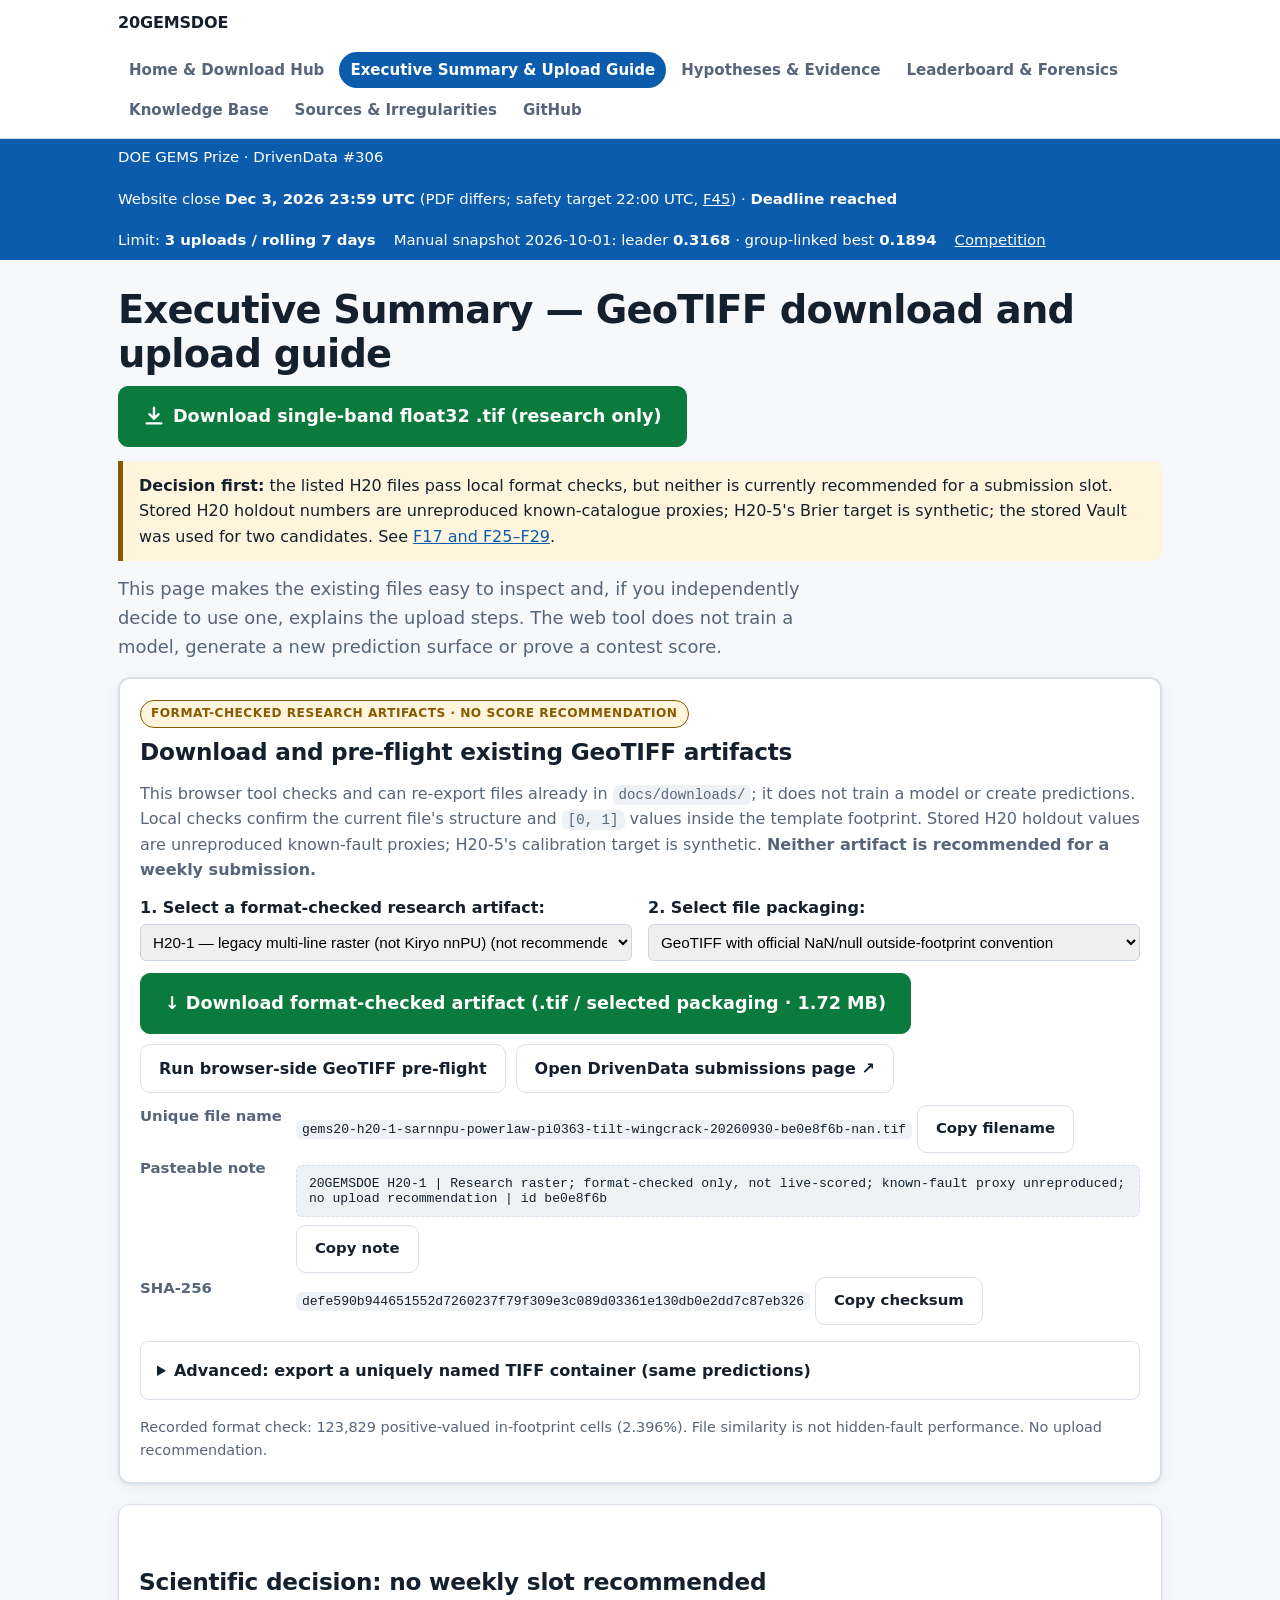
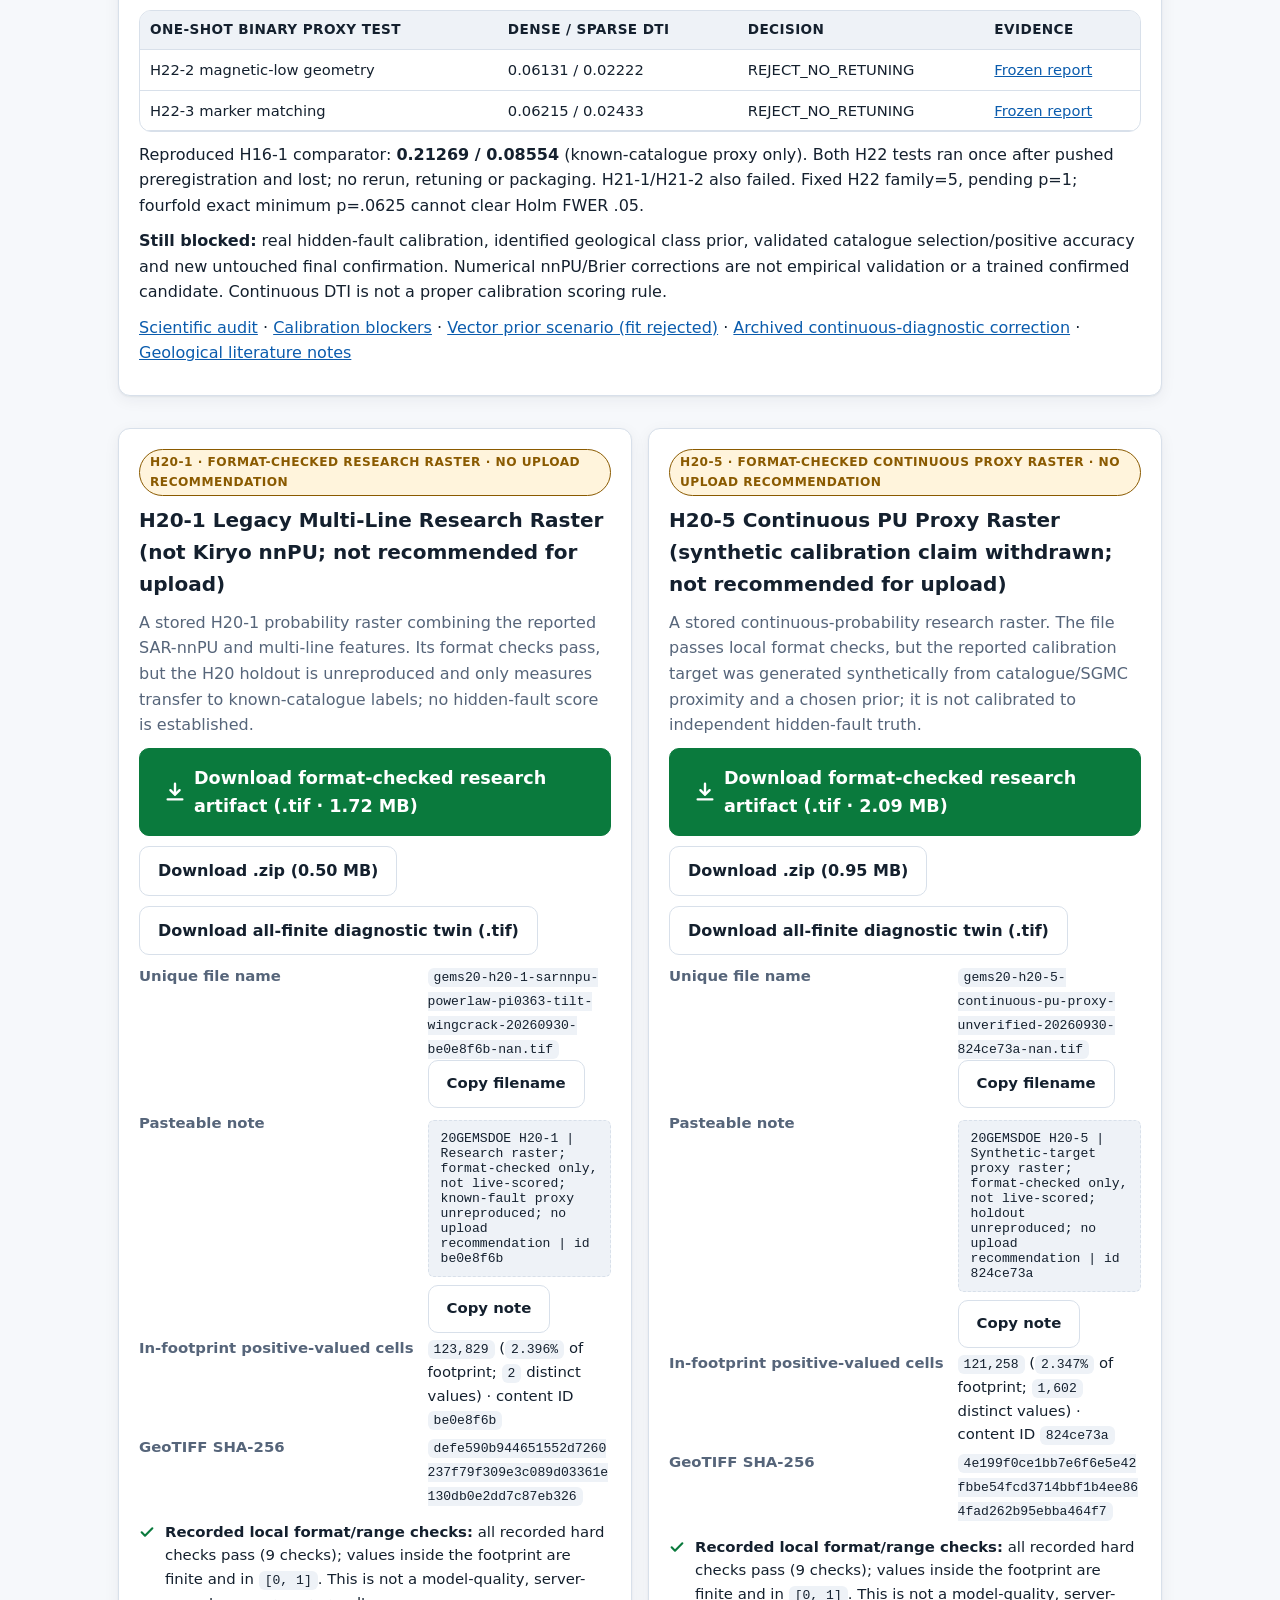
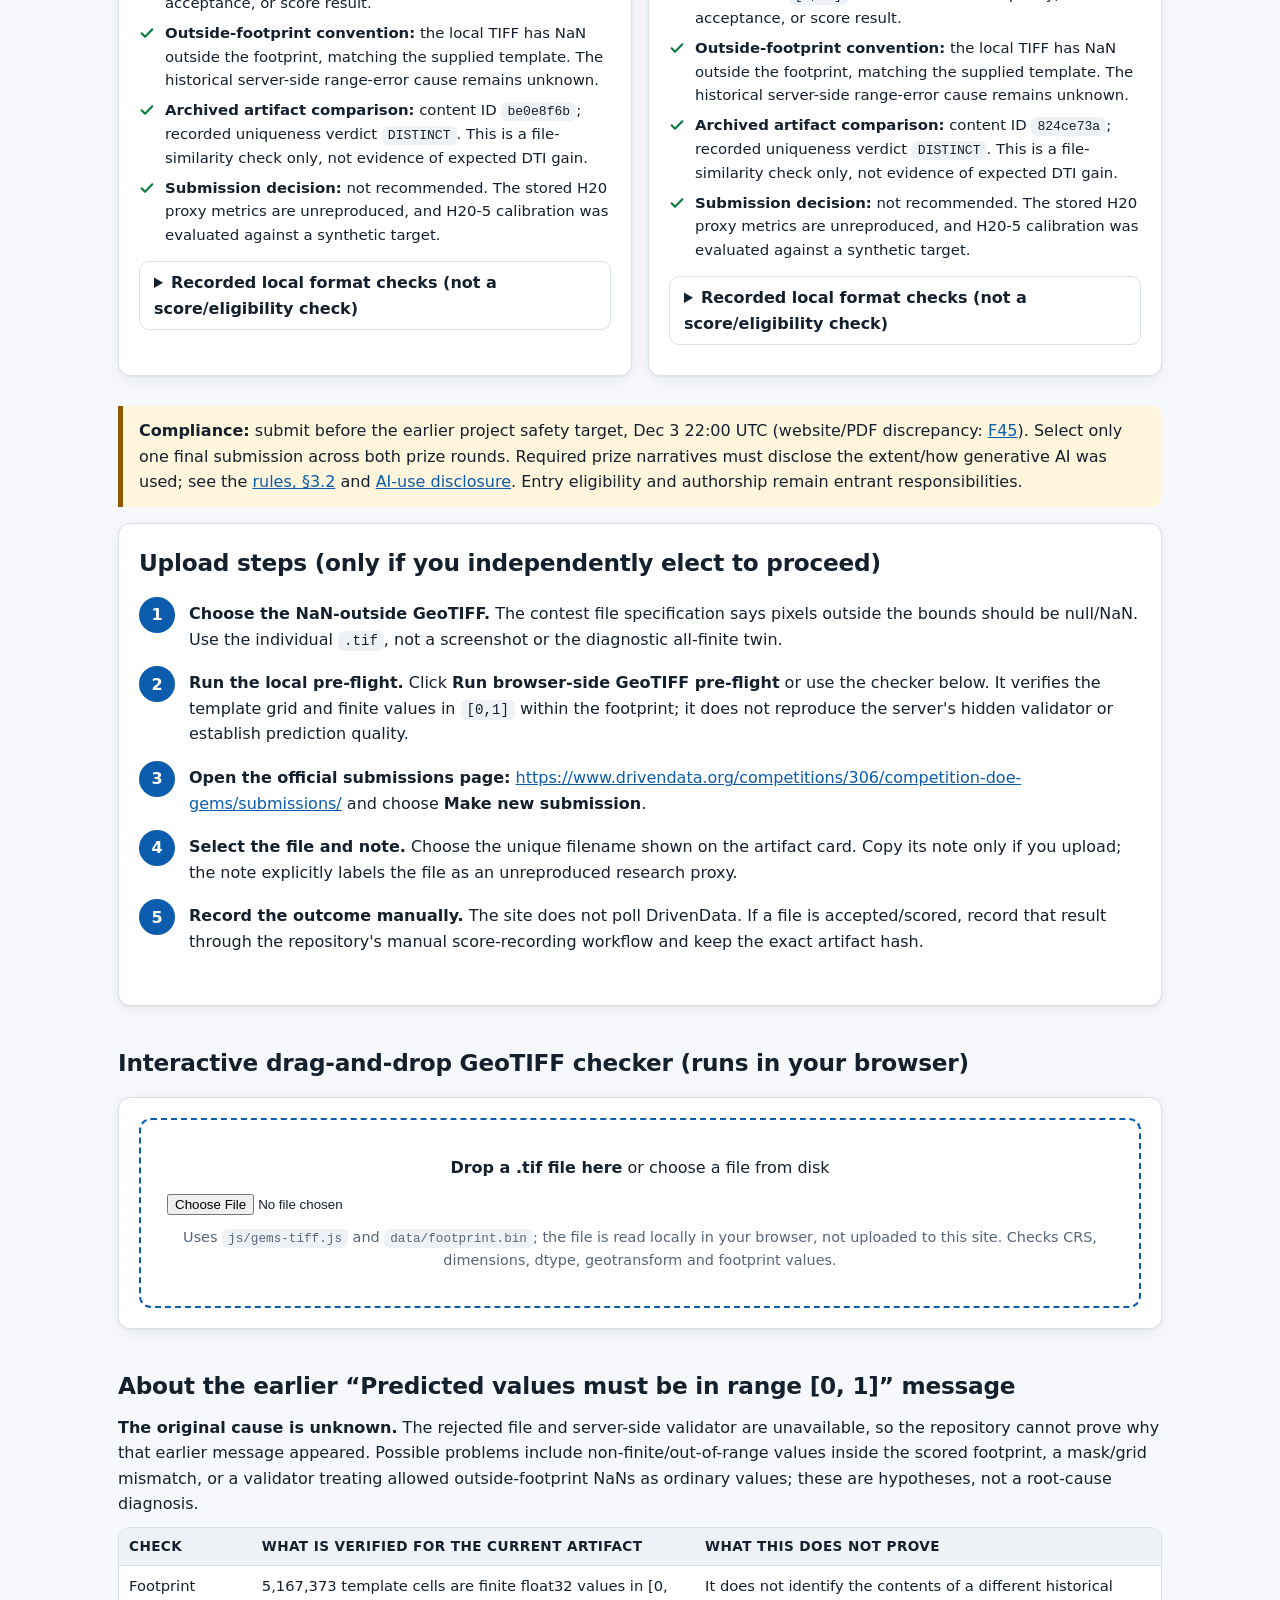
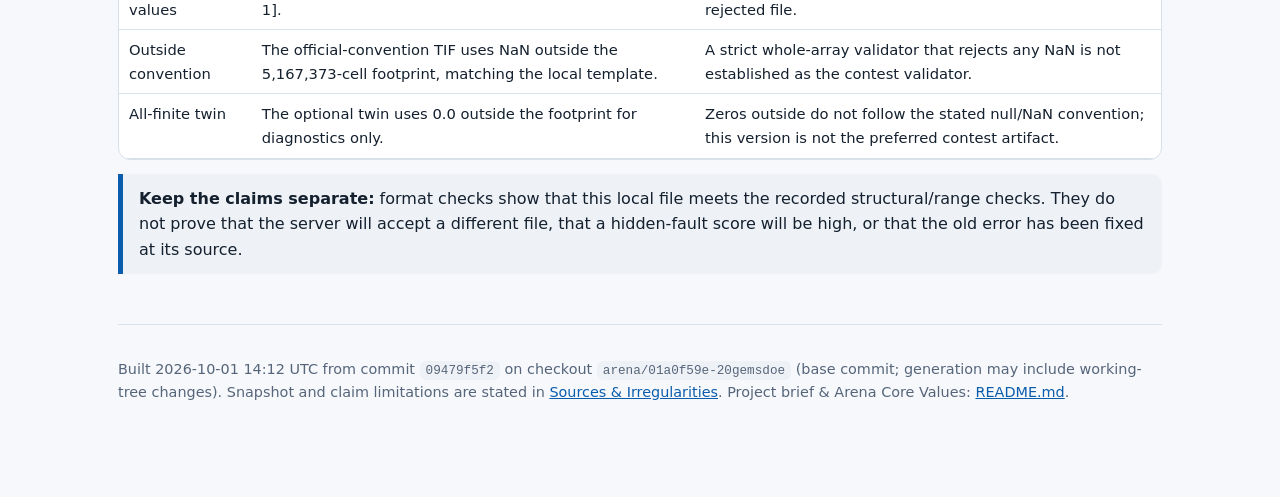
<file: docs/executive_summary.html>
<!DOCTYPE html>
<html lang="en"><head><meta charset="utf-8"><meta name="viewport" content="width=device-width,initial-scale=1">
<title>Executive Summary &amp; Upload Guide · 20GEMSDOE</title><meta name="description" content="Step-by-step upload guide and browser-side checks for existing GeoTIFF research artifacts; no model or score recommendation.">
<link rel="stylesheet" href="assets/site.css"></head><body>
<a class="skip" href="#main">Skip to content</a>
<header class="top"><div class="in"><a class="brand" href="index.html">20GEMSDOE</a><nav class="main" aria-label="Main"><a href="index.html">Home & Download Hub</a><a href="executive_summary.html" aria-current="page">Executive Summary & Upload Guide</a><a href="research.html">Hypotheses & Evidence</a><a href="results.html">Leaderboard & Forensics</a><a href="knowledge.html">Knowledge Base</a><a href="audit.html">Sources & Irregularities</a><a href="https://github.com/buffedlizard55-lab/20GEMSDOE" rel="noopener">GitHub</a></nav></div></header>
<div class="strip"><div class="in"><span>DOE GEMS Prize · DrivenData #306</span><span>Website close <strong>Dec 3, 2026 23:59 UTC</strong> (PDF differs; safety target 22:00 UTC, <a href="audit.html#F45">F45</a>) · <strong id="countdown" data-end="2026-12-03T23:59:00Z"></strong></span><span>Limit: <strong>3 uploads / rolling 7 days</strong></span><span>Manual snapshot 2026-10-01: leader <strong>0.3168</strong> · group-linked best <strong>0.1894</strong></span><a href="https://www.drivendata.org/competitions/306/competition-doe-gems/" rel="noopener">Competition</a></div></div>
<main id="main" class="wrap">
<h1>Executive Summary — GeoTIFF download and upload guide</h1>
<p class="row"><a class="btn primary" href="downloads/gems20-h20-1-sarnnpu-powerlaw-pi0363-tilt-wingcrack-20260930-be0e8f6b-nan.tif" download><svg class="ico" viewBox="0 0 24 24" width="22" height="22" aria-hidden="true"><path d="M12 3v12m0 0l-5-5m5 5l5-5M4 20h16" fill="none" stroke="currentColor" stroke-width="2.6" stroke-linecap="round" stroke-linejoin="round"/></svg>Download single-band float32 .tif (research only)</a></p>
<div class="alert warn"><strong>Decision first:</strong> the listed H20 files pass local format checks, but neither is currently recommended for a submission slot. Stored H20 holdout numbers are unreproduced known-catalogue proxies; H20-5's Brier target is synthetic; the stored Vault was used for two candidates. See <a href="audit.html#F17">F17 and F25–F29</a>.</div>
<p class="lead">This page makes the existing files easy to inspect and, if you independently decide to use one, explains the upload steps. The web tool does not train a model, generate a new prediction surface or prove a contest score.</p>
<section class="card cand" id="interactive-submission-builder" style="border-width:2px;margin-bottom:1.25rem">
<span class="badge b-warn">FORMAT-CHECKED RESEARCH ARTIFACTS · NO SCORE RECOMMENDATION</span>
<h2 style="margin-top:.35rem">Download and pre-flight existing GeoTIFF artifacts</h2>
<p class="muted" style="margin-top:0">This browser tool checks and can re-export files already in <code>docs/downloads/</code>; it does not train a model or create predictions. Local checks confirm the current file's structure and <code>[0, 1]</code> values inside the template footprint. Stored H20 holdout values are unreproduced known-fault proxies; H20-5's calibration target is synthetic. <strong>Neither artifact is recommended for a weekly submission.</strong></p>
<div class="grid g2" style="margin:.75rem 0">
  <div>
    <label for="sb-cand-select"><strong>1. Select a format-checked research artifact:</strong></label><br>
    <select id="sb-cand-select" style="width:100%;padding:.5rem;margin-top:.25rem;border-radius:6px;border:1px solid #cbd5e1;font-size:.95rem">
      <option value="h20-1">H20-1 — legacy multi-line raster (not Kiryo nnPU) (not recommended)</option>
      <option value="h20-5">H20-5 — continuous proxy raster; calibration unverified (not recommended)</option>
    </select>
  </div>
  <div>
    <label for="sb-fmt-select"><strong>2. Select file packaging:</strong></label><br>
    <select id="sb-fmt-select" style="width:100%;padding:.5rem;margin-top:.25rem;border-radius:6px;border:1px solid #cbd5e1;font-size:.95rem">
      <option value="tif">GeoTIFF with official NaN/null outside-footprint convention</option>
      <option value="zip">ZIP containing the official-convention GeoTIFF</option>
      <option value="tif_allfinite">All-finite diagnostic twin (zeros outside; not the official convention)</option>
    </select>
  </div>
</div>
<div class="row" style="margin:.75rem 0">
  <a id="sb-dl-btn" class="btn primary" href="downloads/gems20-h20-1-sarnnpu-powerlaw-pi0363-tilt-wingcrack-20260930-be0e8f6b-nan.tif" download="gems20-h20-1-sarnnpu-powerlaw-pi0363-tilt-wingcrack-20260930-be0e8f6b-nan.tif"><svg class="ico" viewBox="0 0 24 24" width="22" height="22" aria-hidden="true"><path d="M12 3v12m0 0l-5-5m5 5l5-5M4 20h16" fill="none" stroke="currentColor" stroke-width="2.6" stroke-linecap="round" stroke-linejoin="round"/></svg>Download format-checked artifact (gems20-h20-1-sarnnpu-powerlaw-pi0363-tilt-wingcrack-20260930-be0e8f6b-nan.tif · 1.72 MB)</a>
  <button id="sb-verify-btn" class="btn" type="button">Run browser-side GeoTIFF pre-flight</button>
  <a class="btn" href="https://www.drivendata.org/competitions/306/competition-doe-gems/submissions/" rel="noopener">Open DrivenData submissions page ↗</a>
</div>
<div id="sb-verify-out" aria-live="polite"></div>
<dl class="kv" style="margin-top:.6rem">
  <dt>Unique file name</dt><dd><code id="sb-fn">gems20-h20-1-sarnnpu-powerlaw-pi0363-tilt-wingcrack-20260930-be0e8f6b-nan.tif</code> <button class="btn" type="button" data-copy="sb-fn">Copy filename</button></dd>
  <dt>Pasteable note</dt><dd><code class="note" id="sb-note">20GEMSDOE H20-1 | Research raster; format-checked only, not live-scored; known-fault proxy unreproduced; no upload recommendation | id be0e8f6b</code> <button class="btn" type="button" data-copy="sb-note">Copy note</button></dd>
  <dt>SHA-256</dt><dd><code id="sb-sha">defe590b944651552d7260237f79f309e3c089d03361e130db0e2dd7c87eb326</code> <button class="btn" type="button" data-copy="sb-sha">Copy checksum</button></dd>
</dl>
<details class="advanced-export"><summary>Advanced: export a uniquely named TIFF container (same predictions)</summary>
<p>This does <strong>not</strong> train a model or create a distinct candidate. It writes the selected artifact's unchanged in-footprint scores as a template-matched single-band float32 GeoTIFF, with NaN outside, then checks its roundtrip. The ~49 MB uncompressed file is an effective duplicate and is <strong>not recommended for upload</strong>.</p>
<button id="sb-export-btn" class="btn" type="button">Export format-only GeoTIFF copy (.tif)</button>
<div id="sb-export-info" hidden><dl class="kv"><dt>Export filename</dt><dd><code id="sb-export-name"></code> <button class="btn" type="button" data-copy="sb-export-name">Copy filename</button></dd><dt>Short note</dt><dd><code id="sb-export-note"></code> <button class="btn" type="button" data-copy="sb-export-note">Copy note</button></dd><dt>Export SHA-256</dt><dd><code id="sb-export-sha"></code></dd></dl></div>
</details>
<p id="sb-stats" class="small muted" style="margin-bottom:0"><strong>Footprint range check:</strong> finite values in <code>[0.0, 1.0]</code> on <code>5,167,373</code> template cells; outside cells follow the selected packaging. This is a file-format check, not a model-quality or score validation.</p>
</section>
<section class="card" id="scientific-status"><h2>Scientific decision: no weekly slot recommended</h2>
    <div class="tw"><table class=""><thead><tr><th>One-shot binary proxy test</th><th>Dense / Sparse DTI</th><th>Decision</th><th>Evidence</th></tr></thead><tbody><tr><td>H22-2 magnetic-low geometry</td><td>0.06131 / 0.02222</td><td>REJECT_NO_RETUNING</td><td><a href="https://github.com/buffedlizard55-lab/20GEMSDOE/blob/main/evidence/h22_2_magnetic_low_holdout.json">Frozen report</a></td></tr><tr><td>H22-3 marker matching</td><td>0.06215 / 0.02433</td><td>REJECT_NO_RETUNING</td><td><a href="https://github.com/buffedlizard55-lab/20GEMSDOE/blob/main/evidence/h22_3_marker_displacement_holdout.json">Frozen report</a></td></tr></tbody></table></div>
    <p>Reproduced H16-1 comparator: <strong>0.21269 / 0.08554</strong> (known-catalogue proxy only). Both H22 tests ran once after pushed preregistration and lost; no rerun, retuning or packaging. H21-1/H21-2 also failed. Fixed H22 family=5, pending p=1; fourfold exact minimum p=.0625 cannot clear Holm FWER .05.</p>
    <p><strong>Still blocked:</strong> real hidden-fault calibration, identified geological class prior, validated catalogue selection/positive accuracy and new untouched final confirmation. Numerical nnPU/Brier corrections are not empirical validation or a trained confirmed candidate. Continuous DTI is not a proper calibration scoring rule.</p>
    <p><a href="research/scientific_audit.md">Scientific audit</a> · <a href="https://github.com/buffedlizard55-lab/20GEMSDOE/blob/main/evidence/calibration_status.json">Calibration blockers</a> · <a href="https://github.com/buffedlizard55-lab/20GEMSDOE/blob/main/evidence/pu_vector_prior_study.json">Vector prior scenario (fit rejected)</a> · <a href="https://github.com/buffedlizard55-lab/20GEMSDOE/blob/main/evidence/h22_metric_schema_annotations.json">Archived continuous-diagnostic correction</a> · <a href="research/literature_notes.md">Geological literature notes</a></p></section>
<div class="grid g2"><article class="card cand " id="cand-h20-1">
<span class="badge b-warn">H20-1 · format-checked research raster · no upload recommendation</span>
<h3>H20-1 Legacy Multi-Line Research Raster (not Kiryo nnPU; not recommended for upload)</h3>
<p class="muted">A stored H20-1 probability raster combining the reported SAR-nnPU and multi-line features. Its format checks pass, but the H20 holdout is unreproduced and only measures transfer to known-catalogue labels; no hidden-fault score is established.</p>
<div class="row"><a class="btn primary" href="downloads/gems20-h20-1-sarnnpu-powerlaw-pi0363-tilt-wingcrack-20260930-be0e8f6b-nan.tif" download><svg class="ico" viewBox="0 0 24 24" width="22" height="22" aria-hidden="true"><path d="M12 3v12m0 0l-5-5m5 5l5-5M4 20h16" fill="none" stroke="currentColor" stroke-width="2.6" stroke-linecap="round" stroke-linejoin="round"/></svg>Download format-checked research artifact (.tif · 1.72 MB)</a>
<a class="btn" href="downloads/gems20-h20-1-sarnnpu-powerlaw-pi0363-tilt-wingcrack-20260930-be0e8f6b-nan.zip" download>Download .zip (0.50 MB)</a>
<a class="btn" href="downloads/gems20-h20-1-sarnnpu-powerlaw-pi0363-tilt-wingcrack-20260930-be0e8f6b-allfinite.tif" download title="Diagnostic twin: same in-footprint values, zeros rather than NaN outside.">Download all-finite diagnostic twin (.tif)</a></div>
<dl class="kv"><dt>Unique file name</dt><dd><code id="fn-h20-1">gems20-h20-1-sarnnpu-powerlaw-pi0363-tilt-wingcrack-20260930-be0e8f6b-nan.tif</code> <button class="btn" type="button" data-copy="fn-h20-1">Copy filename</button></dd>
<dt>Pasteable note</dt><dd><code class="note" id="note-h20-1">20GEMSDOE H20-1 | Research raster; format-checked only, not live-scored; known-fault proxy unreproduced; no upload recommendation | id be0e8f6b</code> <button class="btn" type="button" data-copy="note-h20-1">Copy note</button></dd>
<dt>In-footprint positive-valued cells</dt><dd><code>123,829</code> (<code>2.396%</code> of footprint; <code>2</code> distinct values) · content ID <code>be0e8f6b</code></dd>
<dt>GeoTIFF SHA-256</dt><dd><code>defe590b944651552d7260237f79f309e3c089d03361e130db0e2dd7c87eb326</code></dd></dl>
<ul class="check"><li><strong>Recorded local format/range checks:</strong> all recorded hard checks pass (9 checks); values inside the footprint are finite and in <code>[0, 1]</code>. This is not a model-quality, server-acceptance, or score result.</li><li><strong>Outside-footprint convention:</strong> the local TIFF has NaN outside the footprint, matching the supplied template. The historical server-side range-error cause remains unknown.</li><li><strong>Archived artifact comparison:</strong> content ID <code>be0e8f6b</code>; recorded uniqueness verdict <code>DISTINCT</code>. This is a file-similarity check only, not evidence of expected DTI gain.</li><li><strong>Submission decision:</strong> not recommended. The stored H20 proxy metrics are unreproduced, and H20-5 calibration was evaluated against a synthetic target.</li></ul>
<details><summary>Recorded local format checks (not a score/eligibility check)</summary><div class="tw"><table class=""><thead><tr><th>Check</th><th>Kind</th><th>Result</th><th>Detail</th></tr></thead><tbody><tr><td>single band</td><td>hard local check</td><td>pass</td><td>count=1</td></tr><tr><td>dtype float32</td><td>hard local check</td><td>pass</td><td>dtypes=(&#x27;float32&#x27;,)</td></tr><tr><td>crs epsg 32611</td><td>hard local check</td><td>pass</td><td>EPSG:32611</td></tr><tr><td>shape matches template</td><td>hard local check</td><td>pass</td><td>(3730, 3292) vs (3730, 3292)</td></tr><tr><td>geotransform matches template</td><td>hard local check</td><td>pass</td><td>(100.0, 0.0, 243350.0, 0.0, -100.0, 4508550.0)</td></tr><tr><td>footprint all finite</td><td>hard local check</td><td>pass</td><td>0 NaN/Inf inside the 5,167,373-pixel footprint</td></tr><tr><td>footprint range 0 1</td><td>hard local check</td><td>pass</td><td>min=0 max=1</td></tr><tr><td>outside is nan official text</td><td>advisory</td><td>pass</td><td>The supplied contest template uses NaN outside its finite footprint; use that convention for the primary artifact.</td></tr><tr><td>nodata tag is nan</td><td>advisory</td><td>pass</td><td>The local artifact&#x27;s nodata tag is NaN, matching the supplied template.</td></tr><tr><td>variant nan aware whole array</td><td>hard local check</td><td>pass</td><td>np.nanmin/np.nanmax over the whole array</td></tr><tr><td>variant masked read</td><td>hard local check</td><td>pass</td><td>rasterio read(masked=True).compressed()</td></tr><tr><td>variant strict whole array no nan allowed</td><td>advisory</td><td>not applicable</td><td>Diagnostic only: a strict whole-array check rejects outside-footprint NaNs, including the NaNs in the official sample. The underlying historical server-error cause is unknown.</td></tr><tr><td>profile matches official sample</td><td>advisory</td><td>pass</td><td>Recorded local profile comparison with the supplied template; not a guarantee of server acceptance.</td></tr></tbody></table></div></details>
</article><article class="card cand " id="cand-h20-5">
<span class="badge b-warn">H20-5 · format-checked continuous proxy raster · no upload recommendation</span>
<h3>H20-5 Continuous PU Proxy Raster (synthetic calibration claim withdrawn; not recommended for upload)</h3>
<p class="muted">A stored continuous-probability research raster. The file passes local format checks, but the reported calibration target was generated synthetically from catalogue/SGMC proximity and a chosen prior; it is not calibrated to independent hidden-fault truth.</p>
<div class="row"><a class="btn primary" href="downloads/gems20-h20-5-continuous-pu-proxy-unverified-20260930-824ce73a-nan.tif" download><svg class="ico" viewBox="0 0 24 24" width="22" height="22" aria-hidden="true"><path d="M12 3v12m0 0l-5-5m5 5l5-5M4 20h16" fill="none" stroke="currentColor" stroke-width="2.6" stroke-linecap="round" stroke-linejoin="round"/></svg>Download format-checked research artifact (.tif · 2.09 MB)</a>
<a class="btn" href="downloads/gems20-h20-5-continuous-pu-proxy-unverified-20260930-824ce73a-nan.zip" download>Download .zip (0.95 MB)</a>
<a class="btn" href="downloads/gems20-h20-5-continuous-pu-proxy-unverified-20260930-824ce73a-allfinite.tif" download title="Diagnostic twin: same in-footprint values, zeros rather than NaN outside.">Download all-finite diagnostic twin (.tif)</a></div>
<dl class="kv"><dt>Unique file name</dt><dd><code id="fn-h20-5">gems20-h20-5-continuous-pu-proxy-unverified-20260930-824ce73a-nan.tif</code> <button class="btn" type="button" data-copy="fn-h20-5">Copy filename</button></dd>
<dt>Pasteable note</dt><dd><code class="note" id="note-h20-5">20GEMSDOE H20-5 | Synthetic-target proxy raster; format-checked only, not live-scored; holdout unreproduced; no upload recommendation | id 824ce73a</code> <button class="btn" type="button" data-copy="note-h20-5">Copy note</button></dd>
<dt>In-footprint positive-valued cells</dt><dd><code>121,258</code> (<code>2.347%</code> of footprint; <code>1,602</code> distinct values) · content ID <code>824ce73a</code></dd>
<dt>GeoTIFF SHA-256</dt><dd><code>4e199f0ce1bb7e6f6e5e42fbbe54fcd3714bbf1b4ee864fad262b95ebba464f7</code></dd></dl>
<ul class="check"><li><strong>Recorded local format/range checks:</strong> all recorded hard checks pass (9 checks); values inside the footprint are finite and in <code>[0, 1]</code>. This is not a model-quality, server-acceptance, or score result.</li><li><strong>Outside-footprint convention:</strong> the local TIFF has NaN outside the footprint, matching the supplied template. The historical server-side range-error cause remains unknown.</li><li><strong>Archived artifact comparison:</strong> content ID <code>824ce73a</code>; recorded uniqueness verdict <code>DISTINCT</code>. This is a file-similarity check only, not evidence of expected DTI gain.</li><li><strong>Submission decision:</strong> not recommended. The stored H20 proxy metrics are unreproduced, and H20-5 calibration was evaluated against a synthetic target.</li></ul>
<details><summary>Recorded local format checks (not a score/eligibility check)</summary><div class="tw"><table class=""><thead><tr><th>Check</th><th>Kind</th><th>Result</th><th>Detail</th></tr></thead><tbody><tr><td>single band</td><td>hard local check</td><td>pass</td><td>count=1</td></tr><tr><td>dtype float32</td><td>hard local check</td><td>pass</td><td>dtypes=(&#x27;float32&#x27;,)</td></tr><tr><td>crs epsg 32611</td><td>hard local check</td><td>pass</td><td>EPSG:32611</td></tr><tr><td>shape matches template</td><td>hard local check</td><td>pass</td><td>(3730, 3292) vs (3730, 3292)</td></tr><tr><td>geotransform matches template</td><td>hard local check</td><td>pass</td><td>(100.0, 0.0, 243350.0, 0.0, -100.0, 4508550.0)</td></tr><tr><td>footprint all finite</td><td>hard local check</td><td>pass</td><td>0 NaN/Inf inside the 5,167,373-pixel footprint</td></tr><tr><td>footprint range 0 1</td><td>hard local check</td><td>pass</td><td>min=0 max=1</td></tr><tr><td>outside is nan official text</td><td>advisory</td><td>pass</td><td>The supplied contest template uses NaN outside its finite footprint; use that convention for the primary artifact.</td></tr><tr><td>nodata tag is nan</td><td>advisory</td><td>pass</td><td>The local artifact&#x27;s nodata tag is NaN, matching the supplied template.</td></tr><tr><td>variant nan aware whole array</td><td>hard local check</td><td>pass</td><td>np.nanmin/np.nanmax over the whole array</td></tr><tr><td>variant masked read</td><td>hard local check</td><td>pass</td><td>rasterio read(masked=True).compressed()</td></tr><tr><td>variant strict whole array no nan allowed</td><td>advisory</td><td>not applicable</td><td>Diagnostic only: a strict whole-array check rejects outside-footprint NaNs, including the NaNs in the official sample. The underlying historical server-error cause is unknown.</td></tr><tr><td>profile matches official sample</td><td>advisory</td><td>pass</td><td>Recorded local profile comparison with the supplied template; not a guarantee of server acceptance.</td></tr></tbody></table></div></details>
</article></div>

<div class="alert warn"><strong>Compliance:</strong> submit before the earlier project safety target, Dec 3 22:00 UTC (website/PDF discrepancy: <a href="audit.html#F45">F45</a>). Select only one final submission across both prize rounds. Required prize narratives must disclose the extent/how generative AI was used; see the <a href="https://docs.nlr.gov/docs/fy26osti/96647.pdf">rules, §3.2</a> and <a href="https://github.com/buffedlizard55-lab/20GEMSDOE/blob/main/README.md">AI-use disclosure</a>. Entry eligibility and authorship remain entrant responsibilities.</div>
<div class="card"><h2 style="margin-top:0">Upload steps (only if you independently elect to proceed)</h2><ol class="steps">
<li><strong>Choose the NaN-outside GeoTIFF.</strong> The contest file specification says pixels outside the bounds should be null/NaN. Use the individual <code>.tif</code>, not a screenshot or the diagnostic all-finite twin.</li>
<li><strong>Run the local pre-flight.</strong> Click <strong>Run browser-side GeoTIFF pre-flight</strong> or use the checker below. It verifies the template grid and finite values in <code>[0,1]</code> within the footprint; it does not reproduce the server's hidden validator or establish prediction quality.</li>
<li><strong>Open the official submissions page:</strong> <a href="https://www.drivendata.org/competitions/306/competition-doe-gems/submissions/" rel="noopener">https://www.drivendata.org/competitions/306/competition-doe-gems/submissions/</a> and choose <strong>Make new submission</strong>.</li>
<li><strong>Select the file and note.</strong> Choose the unique filename shown on the artifact card. Copy its note only if you upload; the note explicitly labels the file as an unreproduced research proxy.</li>
<li><strong>Record the outcome manually.</strong> The site does not poll DrivenData. If a file is accepted/scored, record that result through the repository's manual score-recording workflow and keep the exact artifact hash.</li>
</ol></div>

<h2 id="checker-title">Interactive drag-and-drop GeoTIFF checker (runs in your browser)</h2>
<div id="checker" class="card"><div class="drop"><p><strong>Drop a .tif file here</strong> or choose a file from disk</p><p><input type="file" accept=".tif,.tiff,image/tiff" aria-label="Choose a GeoTIFF to check"></p><p class="small muted">Uses <code>js/gems-tiff.js</code> and <code>data/footprint.bin</code>; the file is read locally in your browser, not uploaded to this site. Checks CRS, dimensions, dtype, geotransform and footprint values.</p></div><div class="out" aria-live="polite"></div></div>

<h2>About the earlier “Predicted values must be in range [0, 1]” message</h2>
<p><strong>The original cause is unknown.</strong> The rejected file and server-side validator are unavailable, so the repository cannot prove why that earlier message appeared. Possible problems include non-finite/out-of-range values inside the scored footprint, a mask/grid mismatch, or a validator treating allowed outside-footprint NaNs as ordinary values; these are hypotheses, not a root-cause diagnosis.</p>
<div class="tw"><table class=""><thead><tr><th>Check</th><th>What is verified for the current artifact</th><th>What this does not prove</th></tr></thead><tbody><tr><td>Footprint values</td><td>5,167,373 template cells are finite float32 values in [0, 1].</td><td>It does not identify the contents of a different historical rejected file.</td></tr><tr><td>Outside convention</td><td>The official-convention TIF uses NaN outside the 5,167,373-cell footprint, matching the local template.</td><td>A strict whole-array validator that rejects any NaN is not established as the contest validator.</td></tr><tr><td>All-finite twin</td><td>The optional twin uses 0.0 outside the footprint for diagnostics only.</td><td>Zeros outside do not follow the stated null/NaN convention; this version is not the preferred contest artifact.</td></tr></tbody></table></div>
<div class="alert info"><strong>Keep the claims separate:</strong> format checks show that this local file meets the recorded structural/range checks. They do not prove that the server will accept a different file, that a hidden-fault score will be high, or that the old error has been fixed at its source.</div>

<footer><p>Built 2026-10-01 14:12 UTC from commit <code>09479f5f2</code> on checkout <code>arena/01a0f59e-20gemsdoe</code> (base commit; generation may include working-tree changes). Snapshot and claim limitations are stated in <a href="audit.html">Sources &amp; Irregularities</a>. Project brief &amp; Arena Core Values: <a href="https://github.com/buffedlizard55-lab/20GEMSDOE/blob/main/README.md">README.md</a>.</p></footer></main>
<script>window.GEMS20_CANDIDATES = {"h20-1": {"key": "h20-1", "note": "20GEMSDOE H20-1 | Research raster; format-checked only, not live-scored; known-fault proxy unreproduced; no upload recommendation | id be0e8f6b", "scored_pixels_predicted": 123829, "share_of_footprint_pct": 2.396, "files": {"tif": {"name": "gems20-h20-1-sarnnpu-powerlaw-pi0363-tilt-wingcrack-20260930-be0e8f6b-nan.tif", "bytes": 1717074, "sha256": "defe590b944651552d7260237f79f309e3c089d03361e130db0e2dd7c87eb326", "href": "downloads/gems20-h20-1-sarnnpu-powerlaw-pi0363-tilt-wingcrack-20260930-be0e8f6b-nan.tif"}, "zip": {"name": "gems20-h20-1-sarnnpu-powerlaw-pi0363-tilt-wingcrack-20260930-be0e8f6b-nan.zip", "bytes": 501504, "sha256": "42871874909792daffeab11e192f861239755301cd196dca83266df41c4e8d4c", "href": "downloads/gems20-h20-1-sarnnpu-powerlaw-pi0363-tilt-wingcrack-20260930-be0e8f6b-nan.zip"}, "tif_allfinite": {"name": "gems20-h20-1-sarnnpu-powerlaw-pi0363-tilt-wingcrack-20260930-be0e8f6b-allfinite.tif", "bytes": 941988, "sha256": "10cd66f0e55fd419366ad90b9bd27b8164fc702e2ed0c2d471f92c1983708c1d", "href": "downloads/gems20-h20-1-sarnnpu-powerlaw-pi0363-tilt-wingcrack-20260930-be0e8f6b-allfinite.tif"}}}, "h20-5": {"key": "h20-5", "note": "20GEMSDOE H20-5 | Synthetic-target proxy raster; format-checked only, not live-scored; holdout unreproduced; no upload recommendation | id 824ce73a", "scored_pixels_predicted": 121258, "share_of_footprint_pct": 2.347, "files": {"tif": {"name": "gems20-h20-5-continuous-pu-proxy-unverified-20260930-824ce73a-nan.tif", "bytes": 2089626, "sha256": "4e199f0ce1bb7e6f6e5e42fbbe54fcd3714bbf1b4ee864fad262b95ebba464f7", "href": "downloads/gems20-h20-5-continuous-pu-proxy-unverified-20260930-824ce73a-nan.tif"}, "zip": {"name": "gems20-h20-5-continuous-pu-proxy-unverified-20260930-824ce73a-nan.zip", "bytes": 946618, "sha256": "e88a1d4d2c25eb1b238338f2a698ab2309c28517ba913c219f19bd3e71210242", "href": "downloads/gems20-h20-5-continuous-pu-proxy-unverified-20260930-824ce73a-nan.zip"}, "tif_allfinite": {"name": "gems20-h20-5-continuous-pu-proxy-unverified-20260930-824ce73a-allfinite.tif", "bytes": 1299868, "sha256": "80e2954801ae99b228612302ab0c37b2a4799aff074584a04c5fea174df65273", "href": "downloads/gems20-h20-5-continuous-pu-proxy-unverified-20260930-824ce73a-allfinite.tif"}}}};</script><script src="js/gems-tiff.js"></script><script src="js/site.js"></script><script src="js/check.js"></script></body></html>
</file>
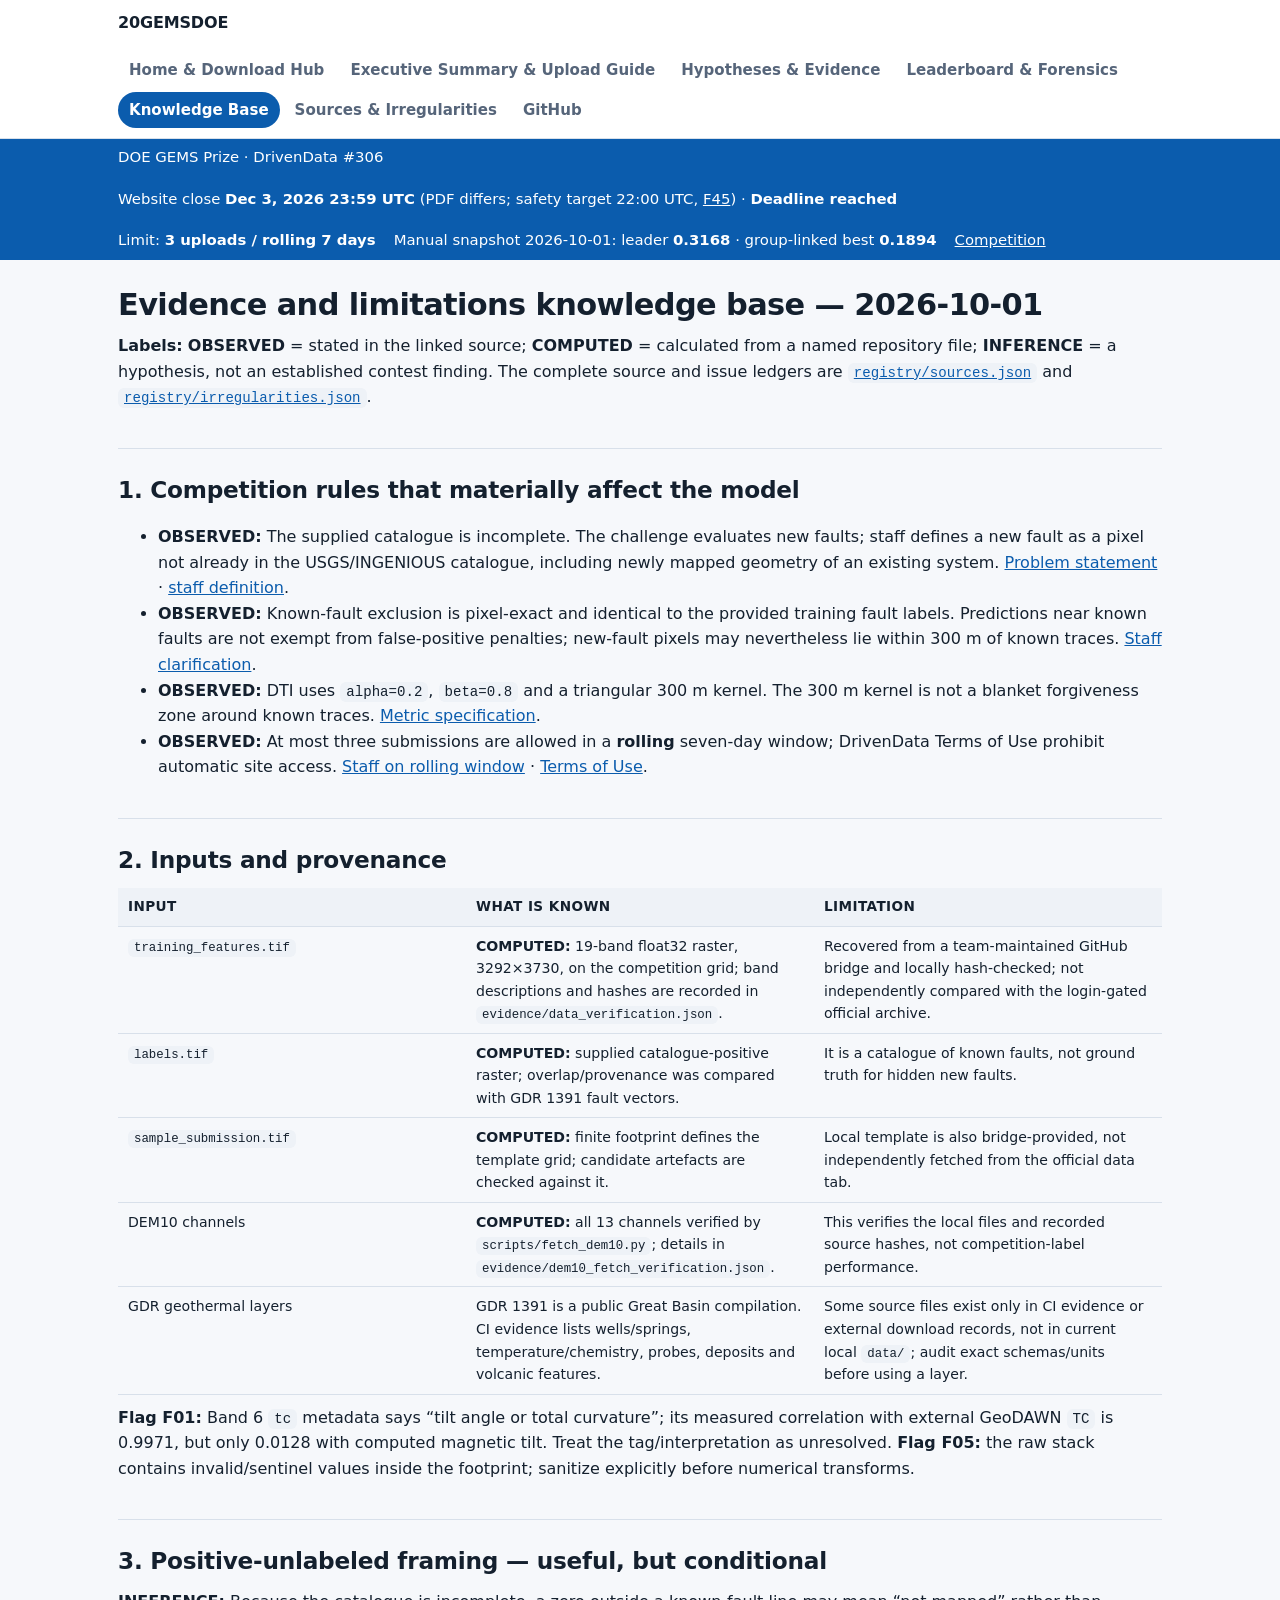
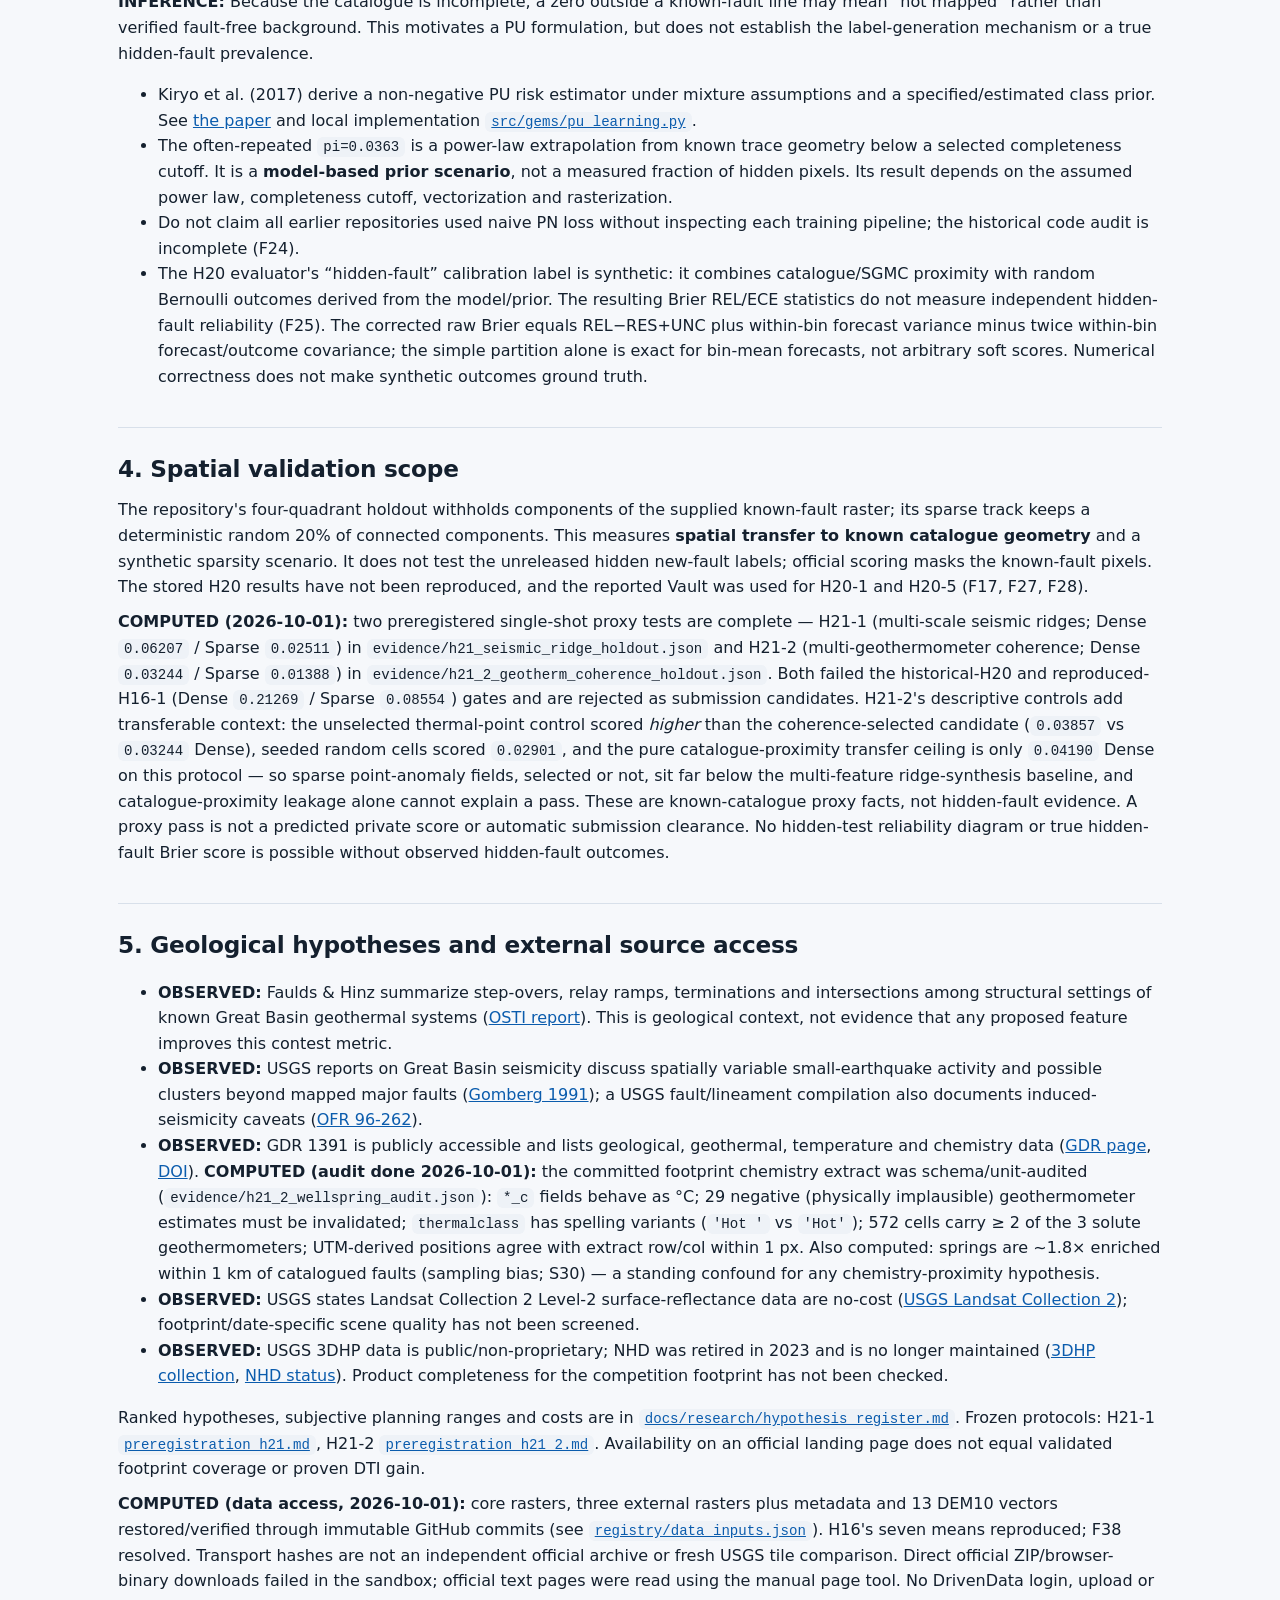
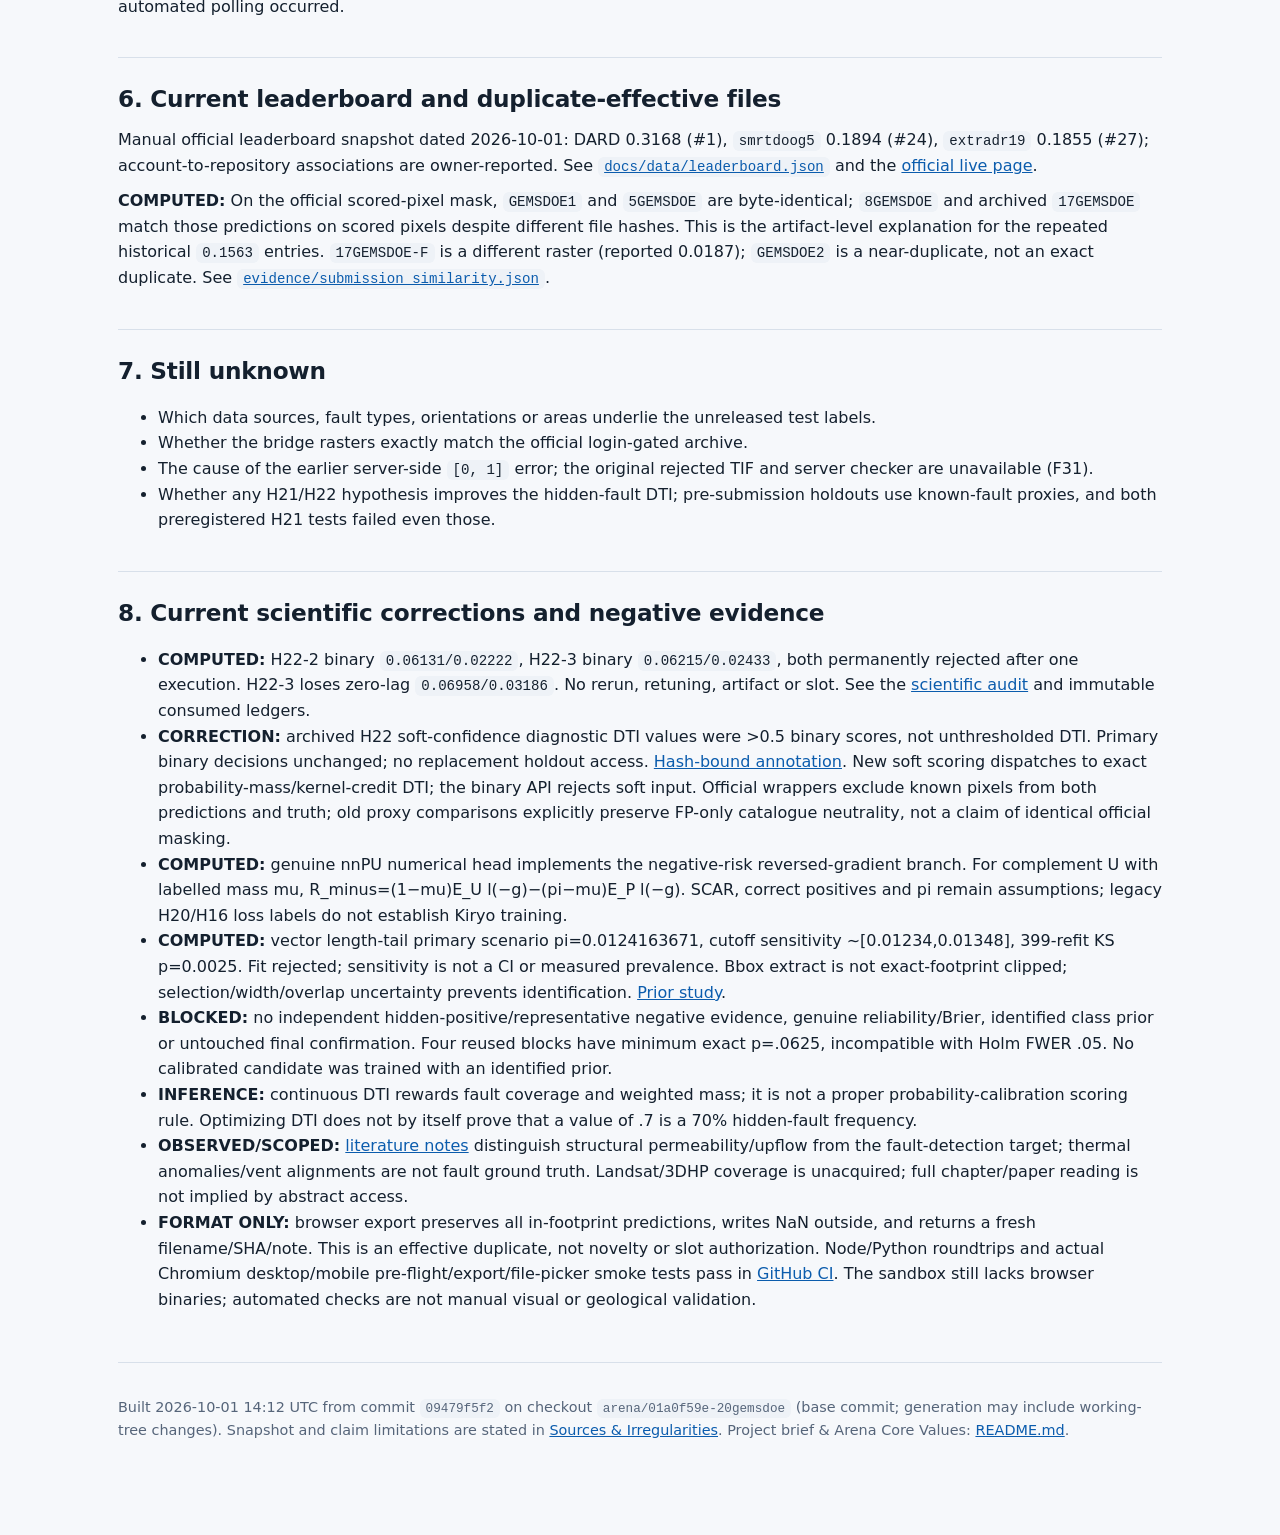
<file: docs/knowledge.html>
<!DOCTYPE html>
<html lang="en"><head><meta charset="utf-8"><meta name="viewport" content="width=device-width,initial-scale=1">
<title>Knowledge Base — Evidence &amp; Limitations · 20GEMSDOE</title><meta name="description" content="Evidence and limitations for competition rules, data provenance, PU assumptions, spatial validation, geology and external data.">
<link rel="stylesheet" href="assets/site.css"></head><body>
<a class="skip" href="#main">Skip to content</a>
<header class="top"><div class="in"><a class="brand" href="index.html">20GEMSDOE</a><nav class="main" aria-label="Main"><a href="index.html">Home & Download Hub</a><a href="executive_summary.html">Executive Summary & Upload Guide</a><a href="research.html">Hypotheses & Evidence</a><a href="results.html">Leaderboard & Forensics</a><a href="knowledge.html" aria-current="page">Knowledge Base</a><a href="audit.html">Sources & Irregularities</a><a href="https://github.com/buffedlizard55-lab/20GEMSDOE" rel="noopener">GitHub</a></nav></div></header>
<div class="strip"><div class="in"><span>DOE GEMS Prize · DrivenData #306</span><span>Website close <strong>Dec 3, 2026 23:59 UTC</strong> (PDF differs; safety target 22:00 UTC, <a href="audit.html#F45">F45</a>) · <strong id="countdown" data-end="2026-12-03T23:59:00Z"></strong></span><span>Limit: <strong>3 uploads / rolling 7 days</strong></span><span>Manual snapshot 2026-10-01: leader <strong>0.3168</strong> · group-linked best <strong>0.1894</strong></span><a href="https://www.drivendata.org/competitions/306/competition-doe-gems/" rel="noopener">Competition</a></div></div>
<main id="main" class="wrap"><div class="md"><h1 id="evidence-and-limitations-knowledge-base-2026-10-01">Evidence and limitations knowledge base — 2026-10-01</h1>
<p><strong>Labels:</strong> <strong>OBSERVED</strong> = stated in the linked source; <strong>COMPUTED</strong> = calculated from a named repository file; <strong>INFERENCE</strong> = a hypothesis, not an established contest finding. The complete source and issue ledgers are <a href="../registry/sources.json"><code>registry/sources.json</code></a> and <a href="../registry/irregularities.json"><code>registry/irregularities.json</code></a>.</p>
<h2 id="1-competition-rules-that-materially-affect-the-model">1. Competition rules that materially affect the model</h2>
<ul>
<li><strong>OBSERVED:</strong> The supplied catalogue is incomplete. The challenge evaluates new faults; staff defines a new fault as a pixel not already in the USGS/INGENIOUS catalogue, including newly mapped geometry of an existing system. <a href="https://www.drivendata.org/competitions/306/competition-doe-gems/page/967/">Problem statement</a> · <a href="https://community.drivendata.org/t/where-do-you-draw-the-line/11536/2">staff definition</a>.</li>
<li><strong>OBSERVED:</strong> Known-fault exclusion is pixel-exact and identical to the provided training fault labels. Predictions near known faults are not exempt from false-positive penalties; new-fault pixels may nevertheless lie within 300 m of known traces. <a href="https://community.drivendata.org/t/scoring-clarification-are-known-usgs-ingenious-faults-masked-when-scoring-and-are-they-in-the-final-round-label-set/11516/4">Staff clarification</a>.</li>
<li><strong>OBSERVED:</strong> DTI uses <code>alpha=0.2</code>, <code>beta=0.8</code> and a triangular 300 m kernel. The 300 m kernel is not a blanket forgiveness zone around known traces. <a href="https://www.drivendata.org/competitions/306/competition-doe-gems/page/967/">Metric specification</a>.</li>
<li><strong>OBSERVED:</strong> At most three submissions are allowed in a <strong>rolling</strong> seven-day window; DrivenData Terms of Use prohibit automatic site access. <a href="https://community.drivendata.org/t/weekly-submissions/11524/2">Staff on rolling window</a> · <a href="https://www.drivendata.org/termsofuse/">Terms of Use</a>.</li>
</ul>
<h2 id="2-inputs-and-provenance">2. Inputs and provenance</h2>
<table>
<thead>
<tr>
<th>Input</th>
<th>What is known</th>
<th>Limitation</th>
</tr>
</thead>
<tbody>
<tr>
<td><code>training_features.tif</code></td>
<td><strong>COMPUTED:</strong> 19-band float32 raster, 3292×3730, on the competition grid; band descriptions and hashes are recorded in <code>evidence/data_verification.json</code>.</td>
<td>Recovered from a team-maintained GitHub bridge and locally hash-checked; not independently compared with the login-gated official archive.</td>
</tr>
<tr>
<td><code>labels.tif</code></td>
<td><strong>COMPUTED:</strong> supplied catalogue-positive raster; overlap/provenance was compared with GDR 1391 fault vectors.</td>
<td>It is a catalogue of known faults, not ground truth for hidden new faults.</td>
</tr>
<tr>
<td><code>sample_submission.tif</code></td>
<td><strong>COMPUTED:</strong> finite footprint defines the template grid; candidate artefacts are checked against it.</td>
<td>Local template is also bridge-provided, not independently fetched from the official data tab.</td>
</tr>
<tr>
<td>DEM10 channels</td>
<td><strong>COMPUTED:</strong> all 13 channels verified by <code>scripts/fetch_dem10.py</code>; details in <code>evidence/dem10_fetch_verification.json</code>.</td>
<td>This verifies the local files and recorded source hashes, not competition-label performance.</td>
</tr>
<tr>
<td>GDR geothermal layers</td>
<td>GDR 1391 is a public Great Basin compilation. CI evidence lists wells/springs, temperature/chemistry, probes, deposits and volcanic features.</td>
<td>Some source files exist only in CI evidence or external download records, not in current local <code>data/</code>; audit exact schemas/units before using a layer.</td>
</tr>
</tbody>
</table>
<p><strong>Flag F01:</strong> Band 6 <code>tc</code> metadata says “tilt angle or total curvature”; its measured correlation with external GeoDAWN <code>TC</code> is 0.9971, but only 0.0128 with computed magnetic tilt. Treat the tag/interpretation as unresolved. <strong>Flag F05:</strong> the raw stack contains invalid/sentinel values inside the footprint; sanitize explicitly before numerical transforms.</p>
<h2 id="3-positive-unlabeled-framing-useful-but-conditional">3. Positive-unlabeled framing — useful, but conditional</h2>
<p><strong>INFERENCE:</strong> Because the catalogue is incomplete, a zero outside a known-fault line may mean “not mapped” rather than verified fault-free background. This motivates a PU formulation, but does not establish the label-generation mechanism or a true hidden-fault prevalence.</p>
<ul>
<li>Kiryo et al. (2017) derive a non-negative PU risk estimator under mixture assumptions and a specified/estimated class prior. See <a href="https://proceedings.neurips.cc/paper/2017/file/7cce53cf90577442771720a370c3c723-Paper.pdf">the paper</a> and local implementation <a href="../src/gems/pu_learning.py"><code>src/gems/pu_learning.py</code></a>.</li>
<li>The often-repeated <code>pi=0.0363</code> is a power-law extrapolation from known trace geometry below a selected completeness cutoff. It is a <strong>model-based prior scenario</strong>, not a measured fraction of hidden pixels. Its result depends on the assumed power law, completeness cutoff, vectorization and rasterization.</li>
<li>Do not claim all earlier repositories used naive PN loss without inspecting each training pipeline; the historical code audit is incomplete (F24).</li>
<li>The H20 evaluator's “hidden-fault” calibration label is synthetic: it combines catalogue/SGMC proximity with random Bernoulli outcomes derived from the model/prior. The resulting Brier REL/ECE statistics do not measure independent hidden-fault reliability (F25). The corrected raw Brier equals REL−RES+UNC plus within-bin forecast variance minus twice within-bin forecast/outcome covariance; the simple partition alone is exact for bin-mean forecasts, not arbitrary soft scores. Numerical correctness does not make synthetic outcomes ground truth.</li>
</ul>
<h2 id="4-spatial-validation-scope">4. Spatial validation scope</h2>
<p>The repository's four-quadrant holdout withholds components of the supplied known-fault raster; its sparse track keeps a deterministic random 20% of connected components. This measures <strong>spatial transfer to known catalogue geometry</strong> and a synthetic sparsity scenario. It does not test the unreleased hidden new-fault labels; official scoring masks the known-fault pixels. The stored H20 results have not been reproduced, and the reported Vault was used for H20-1 and H20-5 (F17, F27, F28).</p>
<p><strong>COMPUTED (2026-10-01):</strong> two preregistered single-shot proxy tests are complete — H21-1 (multi-scale seismic ridges; Dense <code>0.06207</code> / Sparse <code>0.02511</code>) in <code>evidence/h21_seismic_ridge_holdout.json</code> and H21-2 (multi-geothermometer coherence; Dense <code>0.03244</code> / Sparse <code>0.01388</code>) in <code>evidence/h21_2_geotherm_coherence_holdout.json</code>. Both failed the historical-H20 and reproduced-H16-1 (Dense <code>0.21269</code> / Sparse <code>0.08554</code>) gates and are rejected as submission candidates. H21-2's descriptive controls add transferable context: the unselected thermal-point control scored <em>higher</em> than the coherence-selected candidate (<code>0.03857</code> vs <code>0.03244</code> Dense), seeded random cells scored <code>0.02901</code>, and the pure catalogue-proximity transfer ceiling is only <code>0.04190</code> Dense on this protocol — so sparse point-anomaly fields, selected or not, sit far below the multi-feature ridge-synthesis baseline, and catalogue-proximity leakage alone cannot explain a pass. These are known-catalogue proxy facts, not hidden-fault evidence. A proxy pass is not a predicted private score or automatic submission clearance. No hidden-test reliability diagram or true hidden-fault Brier score is possible without observed hidden-fault outcomes.</p>
<h2 id="5-geological-hypotheses-and-external-source-access">5. Geological hypotheses and external source access</h2>
<ul>
<li><strong>OBSERVED:</strong> Faulds &amp; Hinz summarize step-overs, relay ramps, terminations and intersections among structural settings of known Great Basin geothermal systems (<a href="https://www.osti.gov/servlets/purl/1724082">OSTI report</a>). This is geological context, not evidence that any proposed feature improves this contest metric.</li>
<li><strong>OBSERVED:</strong> USGS reports on Great Basin seismicity discuss spatially variable small-earthquake activity and possible clusters beyond mapped major faults (<a href="https://www.usgs.gov/publications/seismicity-and-shear-strain-southern-great-basin-nevada-and-california">Gomberg 1991</a>); a USGS fault/lineament compilation also documents induced-seismicity caveats (<a href="https://pubs.usgs.gov/of/1996/0262/report.pdf">OFR 96-262</a>).</li>
<li><strong>OBSERVED:</strong> GDR 1391 is publicly accessible and lists geological, geothermal, temperature and chemistry data (<a href="https://gdr.openei.org/submissions/1391">GDR page</a>, <a href="https://doi.org/10.15121/1881483">DOI</a>). <strong>COMPUTED (audit done 2026-10-01):</strong> the committed footprint chemistry extract was schema/unit-audited (<code>evidence/h21_2_wellspring_audit.json</code>): <code>*_c</code> fields behave as °C; 29 negative (physically implausible) geothermometer estimates must be invalidated; <code>thermalclass</code> has spelling variants (<code>'Hot '</code> vs <code>'Hot'</code>); 572 cells carry ≥ 2 of the 3 solute geothermometers; UTM-derived positions agree with extract row/col within 1 px. Also computed: springs are ~1.8× enriched within 1 km of catalogued faults (sampling bias; S30) — a standing confound for any chemistry-proximity hypothesis.</li>
<li><strong>OBSERVED:</strong> USGS states Landsat Collection 2 Level-2 surface-reflectance data are no-cost (<a href="https://www.usgs.gov/landsat-missions/landsat-collection-2">USGS Landsat Collection 2</a>); footprint/date-specific scene quality has not been screened.</li>
<li><strong>OBSERVED:</strong> USGS 3DHP data is public/non-proprietary; NHD was retired in 2023 and is no longer maintained (<a href="https://catalog.data.gov/dataset/usgs-3d-hydrography-program-3dhp-downloadable-data-collection">3DHP collection</a>, <a href="https://www.usgs.gov/national-hydrography/national-hydrography-dataset">NHD status</a>). Product completeness for the competition footprint has not been checked.</li>
</ul>
<p>Ranked hypotheses, subjective planning ranges and costs are in <a href="research/hypothesis_register.md"><code>docs/research/hypothesis_register.md</code></a>. Frozen protocols: H21-1 <a href="research/preregistration_h21.md"><code>preregistration_h21.md</code></a>, H21-2 <a href="research/preregistration_h21_2.md"><code>preregistration_h21_2.md</code></a>. Availability on an official landing page does not equal validated footprint coverage or proven DTI gain.</p>
<p><strong>COMPUTED (data access, 2026-10-01):</strong> core rasters, three external rasters plus metadata and 13 DEM10 vectors restored/verified through immutable GitHub commits (see <a href="../registry/data_inputs.json"><code>registry/data_inputs.json</code></a>). H16's seven means reproduced; F38 resolved. Transport hashes are not an independent official archive or fresh USGS tile comparison. Direct official ZIP/browser-binary downloads failed in the sandbox; official text pages were read using the manual page tool. No DrivenData login, upload or automated polling occurred.</p>
<h2 id="6-current-leaderboard-and-duplicate-effective-files">6. Current leaderboard and duplicate-effective files</h2>
<p>Manual official leaderboard snapshot dated 2026-10-01: DARD 0.3168 (#1), <code>smrtdoog5</code> 0.1894 (#24), <code>extradr19</code> 0.1855 (#27); account-to-repository associations are owner-reported. See <a href="data/leaderboard.json"><code>docs/data/leaderboard.json</code></a> and the <a href="https://www.drivendata.org/competitions/306/competition-doe-gems/leaderboard/">official live page</a>.</p>
<p><strong>COMPUTED:</strong> On the official scored-pixel mask, <code>GEMSDOE1</code> and <code>5GEMSDOE</code> are byte-identical; <code>8GEMSDOE</code> and archived <code>17GEMSDOE</code> match those predictions on scored pixels despite different file hashes. This is the artifact-level explanation for the repeated historical <code>0.1563</code> entries. <code>17GEMSDOE-F</code> is a different raster (reported 0.0187); <code>GEMSDOE2</code> is a near-duplicate, not an exact duplicate. See <a href="../evidence/submission_similarity.json"><code>evidence/submission_similarity.json</code></a>.</p>
<h2 id="7-still-unknown">7. Still unknown</h2>
<ul>
<li>Which data sources, fault types, orientations or areas underlie the unreleased test labels.</li>
<li>Whether the bridge rasters exactly match the official login-gated archive.</li>
<li>The cause of the earlier server-side <code>[0, 1]</code> error; the original rejected TIF and server checker are unavailable (F31).</li>
<li>Whether any H21/H22 hypothesis improves the hidden-fault DTI; pre-submission holdouts use known-fault proxies, and both preregistered H21 tests failed even those.</li>
</ul>
<h2 id="8-current-scientific-corrections-and-negative-evidence">8. Current scientific corrections and negative evidence</h2>
<ul>
<li><strong>COMPUTED:</strong> H22-2 binary <code>0.06131/0.02222</code>, H22-3 binary <code>0.06215/0.02433</code>, both permanently rejected after one execution. H22-3 loses zero-lag <code>0.06958/0.03186</code>. No rerun, retuning, artifact or slot. See the <a href="research/scientific_audit.md">scientific audit</a> and immutable consumed ledgers.</li>
<li><strong>CORRECTION:</strong> archived H22 soft-confidence diagnostic DTI values were &gt;0.5 binary scores, not unthresholded DTI. Primary binary decisions unchanged; no replacement holdout access. <a href="../evidence/h22_metric_schema_annotations.json">Hash-bound annotation</a>. New soft scoring dispatches to exact probability-mass/kernel-credit DTI; the binary API rejects soft input. Official wrappers exclude known pixels from both predictions and truth; old proxy comparisons explicitly preserve FP-only catalogue neutrality, not a claim of identical official masking.</li>
<li><strong>COMPUTED:</strong> genuine nnPU numerical head implements the negative-risk reversed-gradient branch. For complement U with labelled mass mu, R_minus=(1−mu)E_U l(−g)−(pi−mu)E_P l(−g). SCAR, correct positives and pi remain assumptions; legacy H20/H16 loss labels do not establish Kiryo training.</li>
<li><strong>COMPUTED:</strong> vector length-tail primary scenario pi=0.0124163671, cutoff sensitivity ~[0.01234,0.01348], 399-refit KS p=0.0025. Fit rejected; sensitivity is not a CI or measured prevalence. Bbox extract is not exact-footprint clipped; selection/width/overlap uncertainty prevents identification. <a href="../evidence/pu_vector_prior_study.json">Prior study</a>.</li>
<li><strong>BLOCKED:</strong> no independent hidden-positive/representative negative evidence, genuine reliability/Brier, identified class prior or untouched final confirmation. Four reused blocks have minimum exact p=.0625, incompatible with Holm FWER .05. No calibrated candidate was trained with an identified prior.</li>
<li><strong>INFERENCE:</strong> continuous DTI rewards fault coverage and weighted mass; it is not a proper probability-calibration scoring rule. Optimizing DTI does not by itself prove that a value of .7 is a 70% hidden-fault frequency.</li>
<li><strong>OBSERVED/SCOPED:</strong> <a href="research/literature_notes.md">literature notes</a> distinguish structural permeability/upflow from the fault-detection target; thermal anomalies/vent alignments are not fault ground truth. Landsat/3DHP coverage is unacquired; full chapter/paper reading is not implied by abstract access.</li>
<li><strong>FORMAT ONLY:</strong> browser export preserves all in-footprint predictions, writes NaN outside, and returns a fresh filename/SHA/note. This is an effective duplicate, not novelty or slot authorization. Node/Python roundtrips and actual Chromium desktop/mobile pre-flight/export/file-picker smoke tests pass in <a href="https://github.com/buffedlizard55-lab/20GEMSDOE/actions/runs/36874200770">GitHub CI</a>. The sandbox still lacks browser binaries; automated checks are not manual visual or geological validation.</li>
</ul></div>
<footer><p>Built 2026-10-01 14:12 UTC from commit <code>09479f5f2</code> on checkout <code>arena/01a0f59e-20gemsdoe</code> (base commit; generation may include working-tree changes). Snapshot and claim limitations are stated in <a href="audit.html">Sources &amp; Irregularities</a>. Project brief &amp; Arena Core Values: <a href="https://github.com/buffedlizard55-lab/20GEMSDOE/blob/main/README.md">README.md</a>.</p></footer></main>
<script>window.GEMS20_CANDIDATES = {"h20-1": {"key": "h20-1", "note": "20GEMSDOE H20-1 | Research raster; format-checked only, not live-scored; known-fault proxy unreproduced; no upload recommendation | id be0e8f6b", "scored_pixels_predicted": 123829, "share_of_footprint_pct": 2.396, "files": {"tif": {"name": "gems20-h20-1-sarnnpu-powerlaw-pi0363-tilt-wingcrack-20260930-be0e8f6b-nan.tif", "bytes": 1717074, "sha256": "defe590b944651552d7260237f79f309e3c089d03361e130db0e2dd7c87eb326", "href": "downloads/gems20-h20-1-sarnnpu-powerlaw-pi0363-tilt-wingcrack-20260930-be0e8f6b-nan.tif"}, "zip": {"name": "gems20-h20-1-sarnnpu-powerlaw-pi0363-tilt-wingcrack-20260930-be0e8f6b-nan.zip", "bytes": 501504, "sha256": "42871874909792daffeab11e192f861239755301cd196dca83266df41c4e8d4c", "href": "downloads/gems20-h20-1-sarnnpu-powerlaw-pi0363-tilt-wingcrack-20260930-be0e8f6b-nan.zip"}, "tif_allfinite": {"name": "gems20-h20-1-sarnnpu-powerlaw-pi0363-tilt-wingcrack-20260930-be0e8f6b-allfinite.tif", "bytes": 941988, "sha256": "10cd66f0e55fd419366ad90b9bd27b8164fc702e2ed0c2d471f92c1983708c1d", "href": "downloads/gems20-h20-1-sarnnpu-powerlaw-pi0363-tilt-wingcrack-20260930-be0e8f6b-allfinite.tif"}}}, "h20-5": {"key": "h20-5", "note": "20GEMSDOE H20-5 | Synthetic-target proxy raster; format-checked only, not live-scored; holdout unreproduced; no upload recommendation | id 824ce73a", "scored_pixels_predicted": 121258, "share_of_footprint_pct": 2.347, "files": {"tif": {"name": "gems20-h20-5-continuous-pu-proxy-unverified-20260930-824ce73a-nan.tif", "bytes": 2089626, "sha256": "4e199f0ce1bb7e6f6e5e42fbbe54fcd3714bbf1b4ee864fad262b95ebba464f7", "href": "downloads/gems20-h20-5-continuous-pu-proxy-unverified-20260930-824ce73a-nan.tif"}, "zip": {"name": "gems20-h20-5-continuous-pu-proxy-unverified-20260930-824ce73a-nan.zip", "bytes": 946618, "sha256": "e88a1d4d2c25eb1b238338f2a698ab2309c28517ba913c219f19bd3e71210242", "href": "downloads/gems20-h20-5-continuous-pu-proxy-unverified-20260930-824ce73a-nan.zip"}, "tif_allfinite": {"name": "gems20-h20-5-continuous-pu-proxy-unverified-20260930-824ce73a-allfinite.tif", "bytes": 1299868, "sha256": "80e2954801ae99b228612302ab0c37b2a4799aff074584a04c5fea174df65273", "href": "downloads/gems20-h20-5-continuous-pu-proxy-unverified-20260930-824ce73a-allfinite.tif"}}}};</script><script src="js/gems-tiff.js"></script><script src="js/site.js"></script></body></html>
</file>
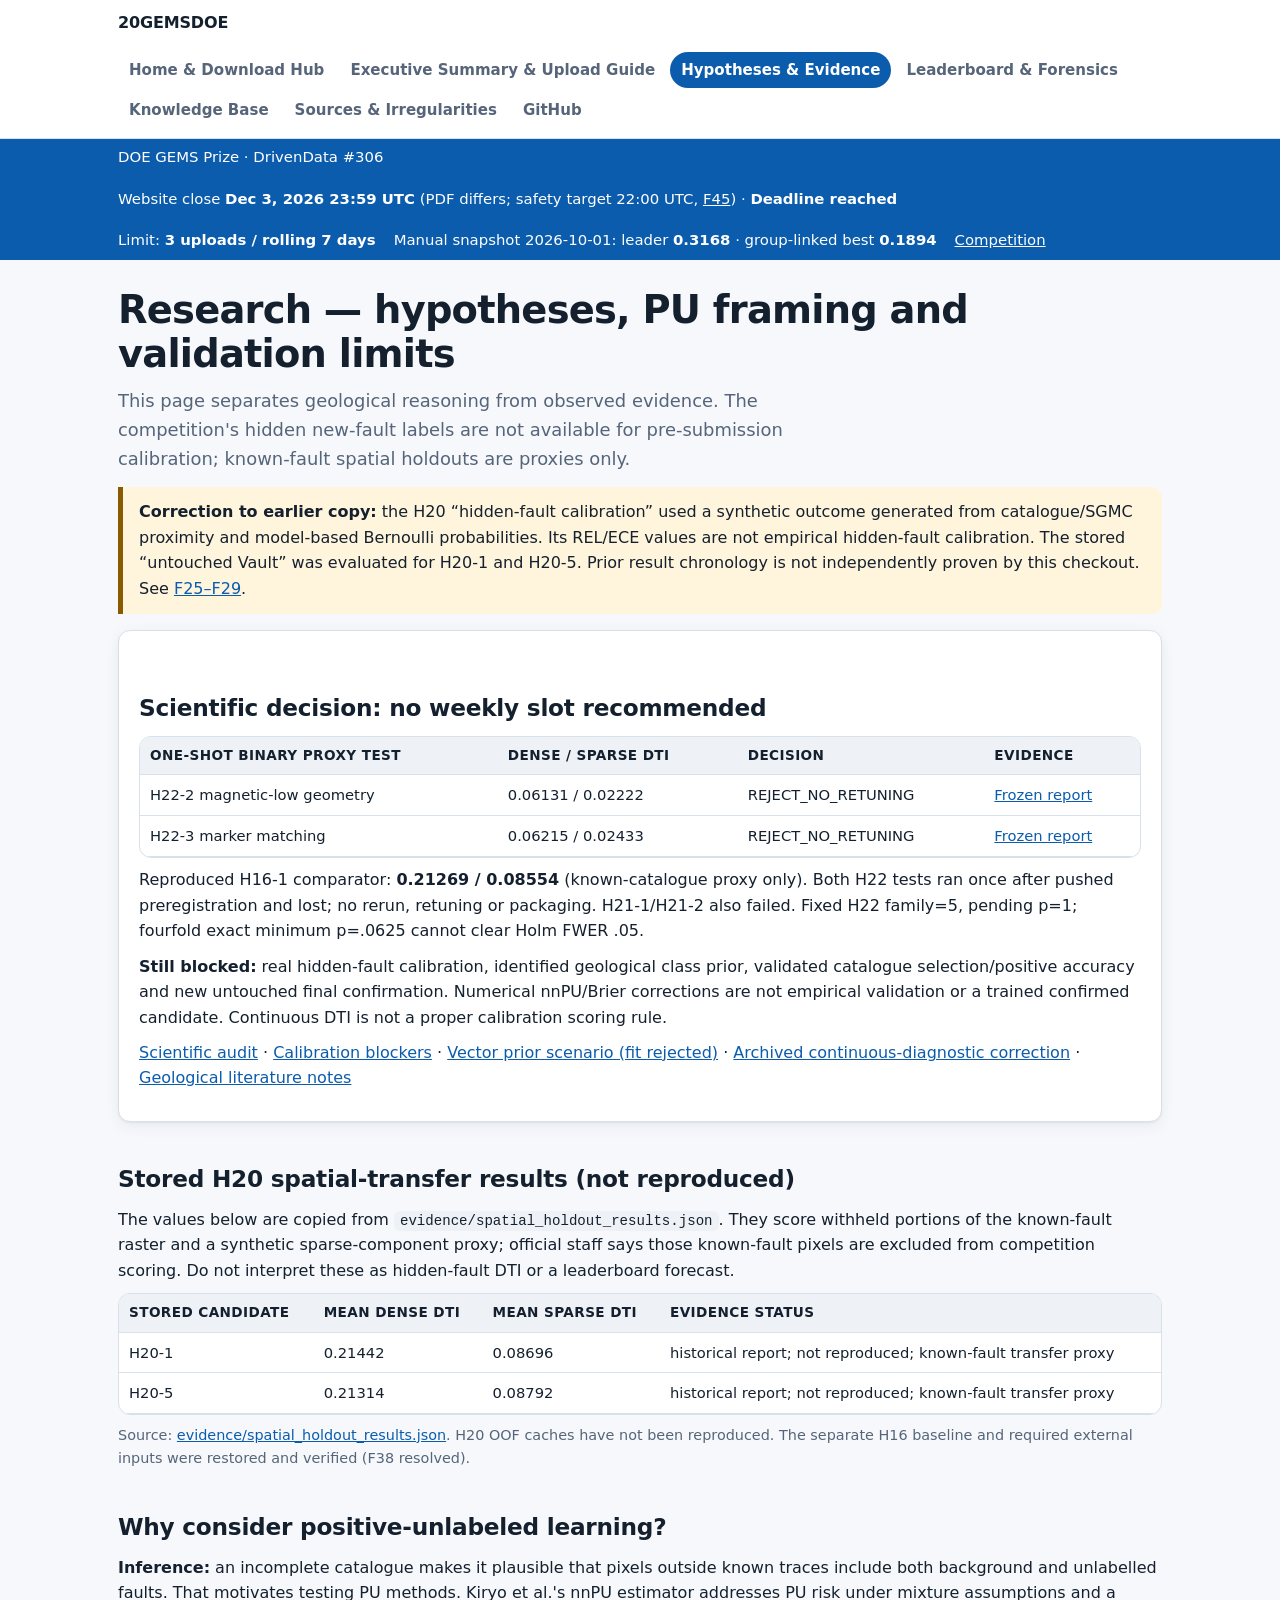
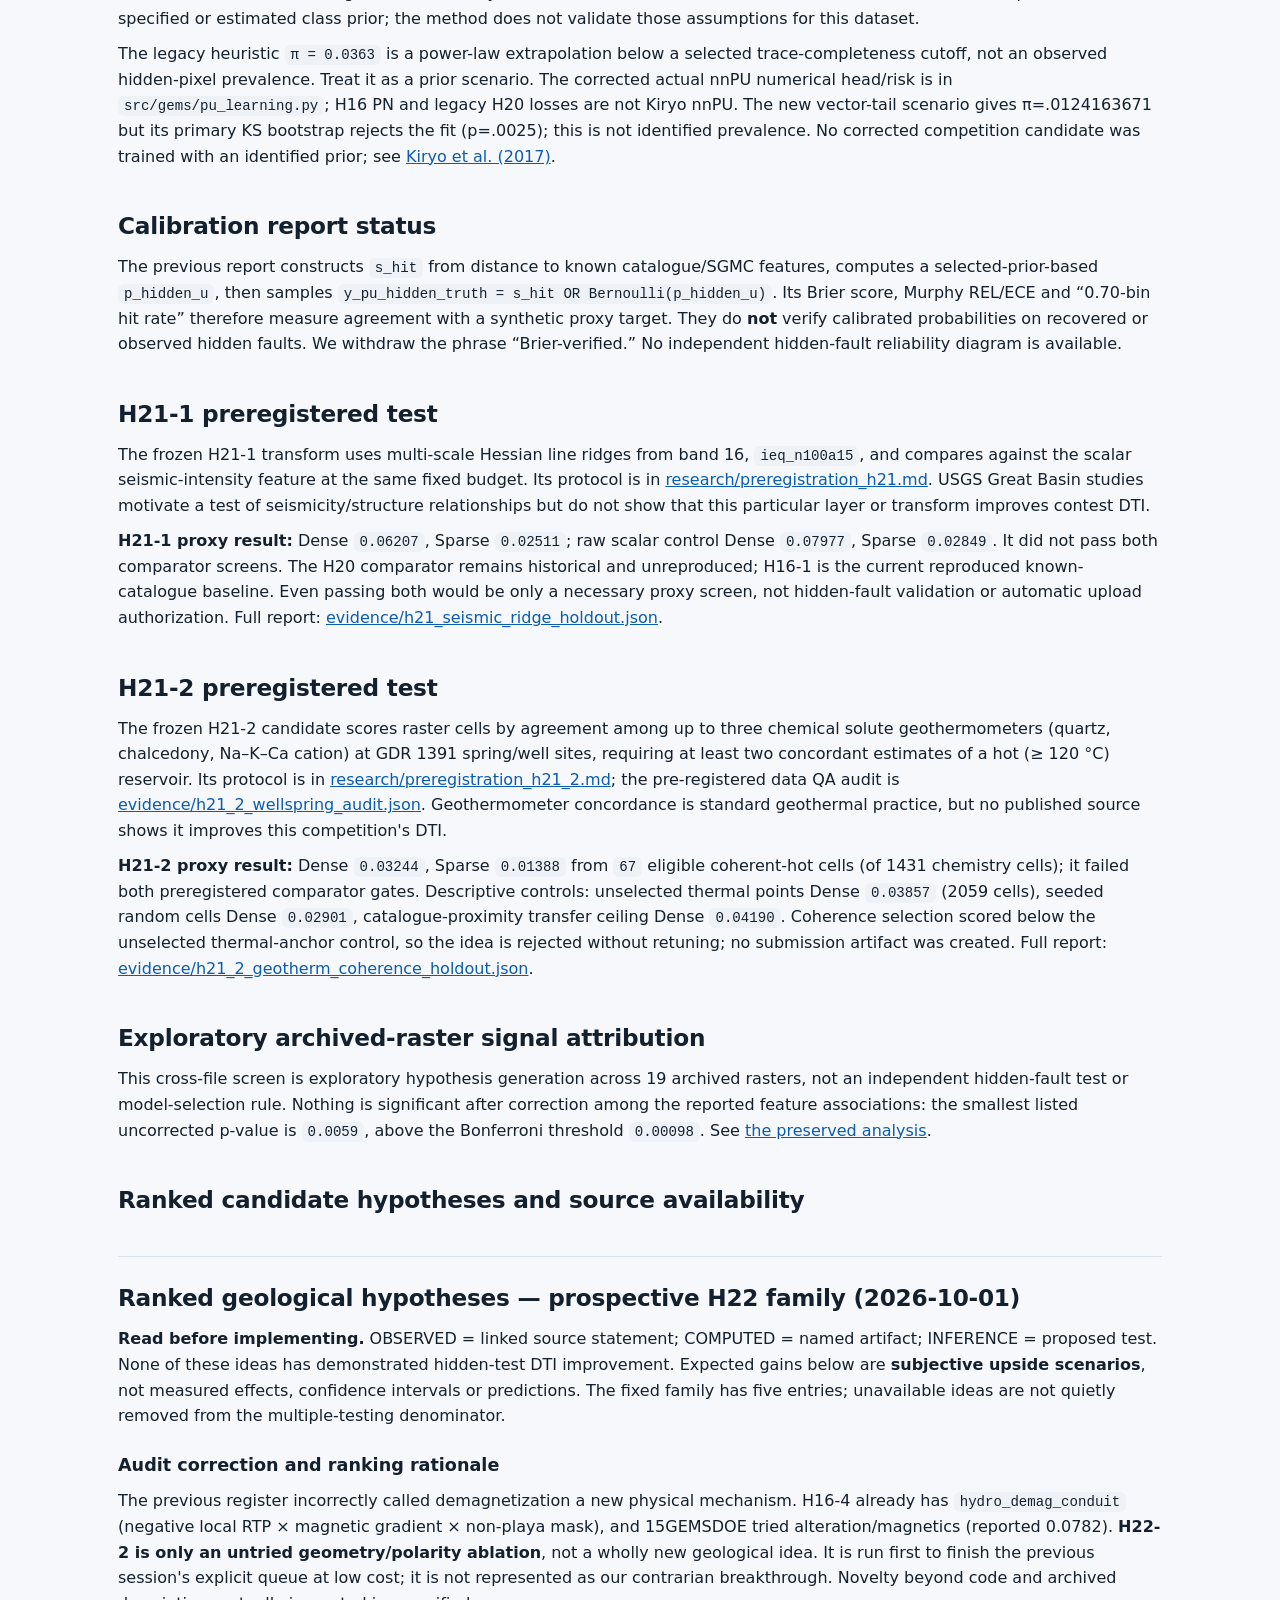
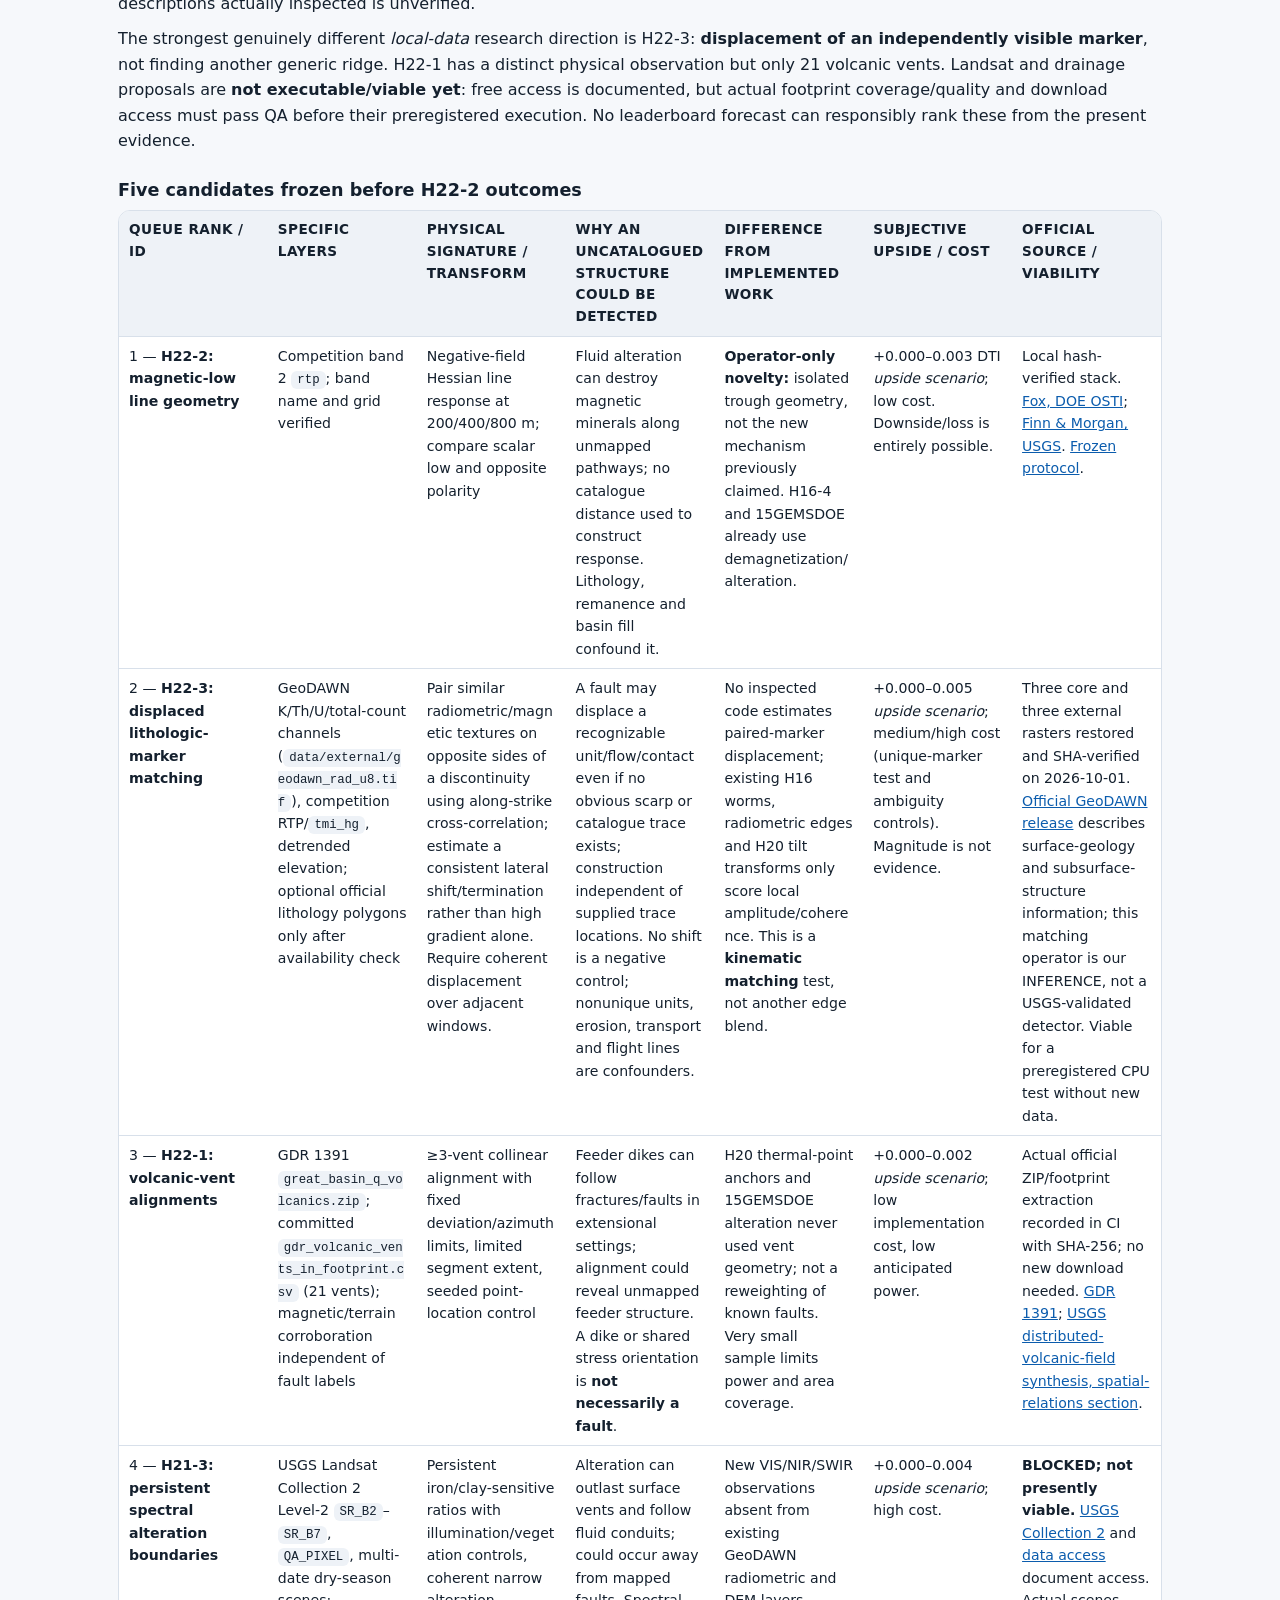
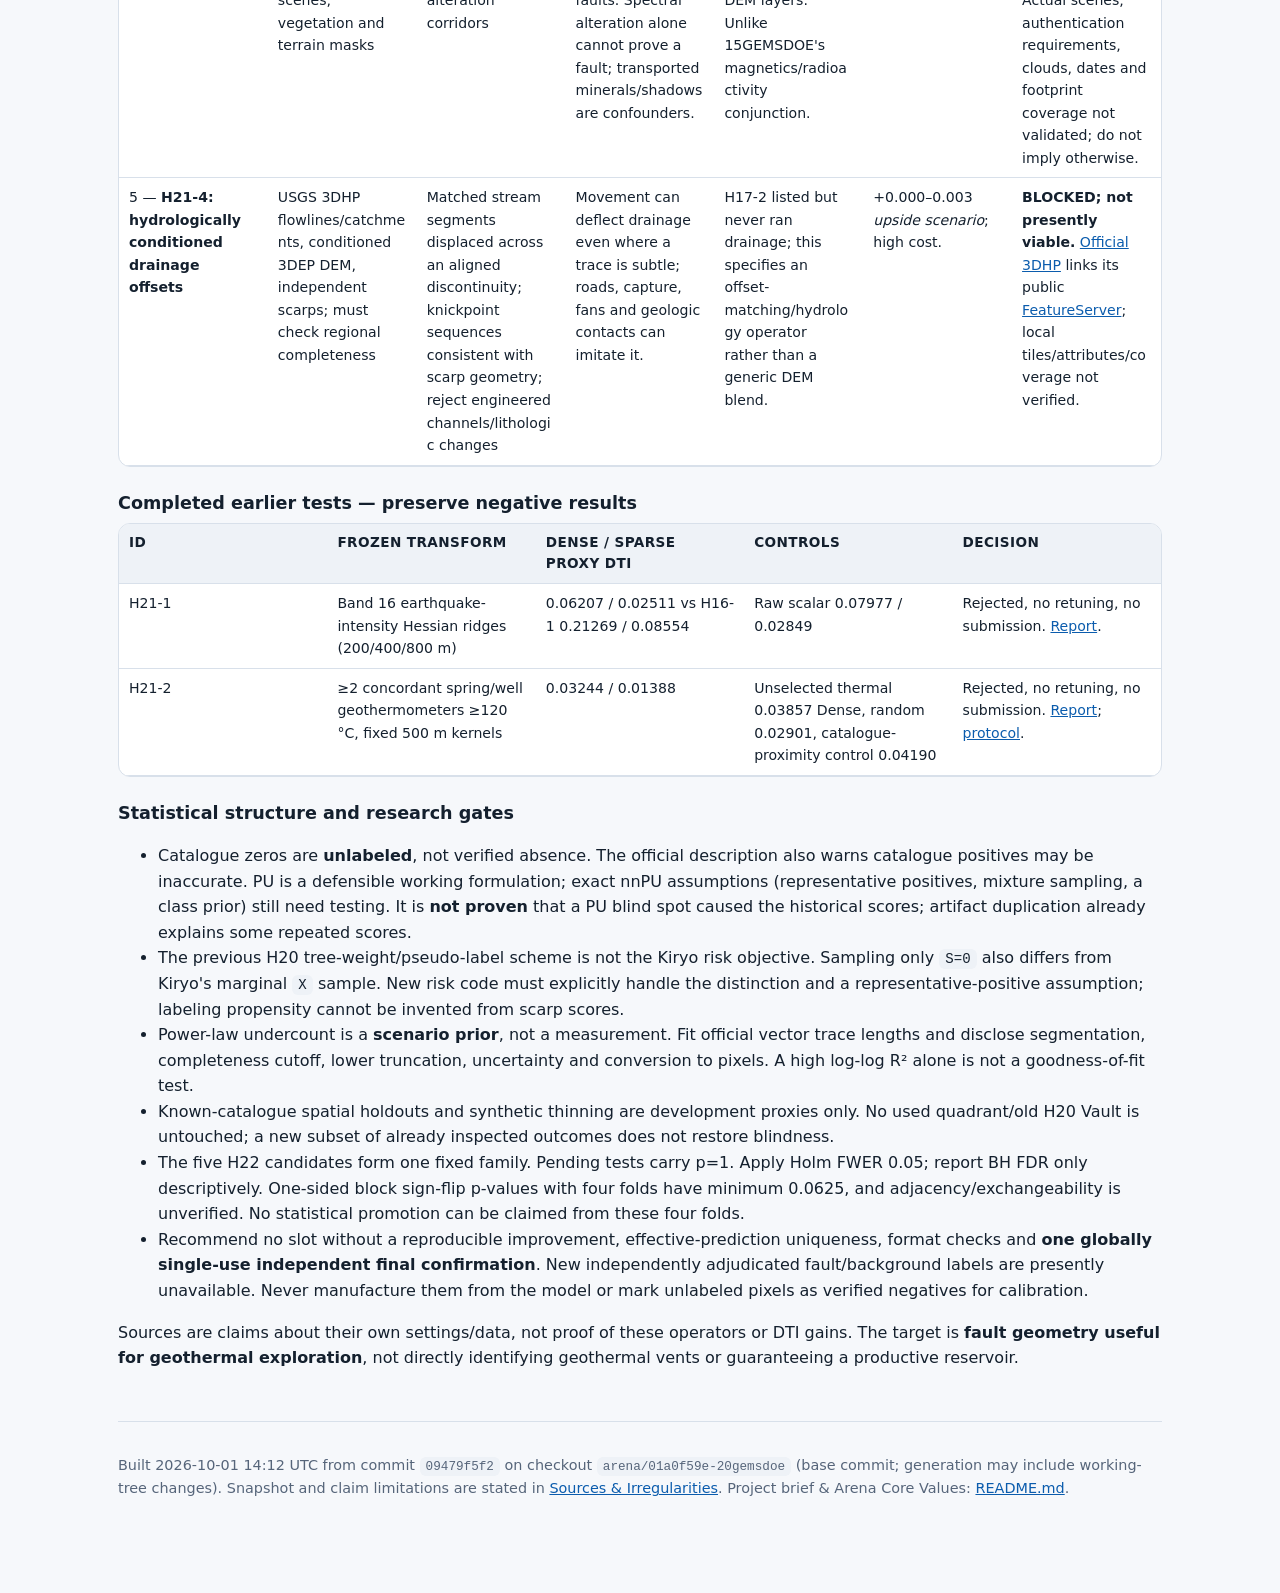
<file: docs/research.html>
<!DOCTYPE html>
<html lang="en"><head><meta charset="utf-8"><meta name="viewport" content="width=device-width,initial-scale=1">
<title>Hypotheses &amp; Evidence Status · 20GEMSDOE</title><meta name="description" content="Ranked H22 hypotheses, conditional PU rationale, synthetic calibration correction, and known-catalogue spatial holdout limitations.">
<link rel="stylesheet" href="assets/site.css"></head><body>
<a class="skip" href="#main">Skip to content</a>
<header class="top"><div class="in"><a class="brand" href="index.html">20GEMSDOE</a><nav class="main" aria-label="Main"><a href="index.html">Home & Download Hub</a><a href="executive_summary.html">Executive Summary & Upload Guide</a><a href="research.html" aria-current="page">Hypotheses & Evidence</a><a href="results.html">Leaderboard & Forensics</a><a href="knowledge.html">Knowledge Base</a><a href="audit.html">Sources & Irregularities</a><a href="https://github.com/buffedlizard55-lab/20GEMSDOE" rel="noopener">GitHub</a></nav></div></header>
<div class="strip"><div class="in"><span>DOE GEMS Prize · DrivenData #306</span><span>Website close <strong>Dec 3, 2026 23:59 UTC</strong> (PDF differs; safety target 22:00 UTC, <a href="audit.html#F45">F45</a>) · <strong id="countdown" data-end="2026-12-03T23:59:00Z"></strong></span><span>Limit: <strong>3 uploads / rolling 7 days</strong></span><span>Manual snapshot 2026-10-01: leader <strong>0.3168</strong> · group-linked best <strong>0.1894</strong></span><a href="https://www.drivendata.org/competitions/306/competition-doe-gems/" rel="noopener">Competition</a></div></div>
<main id="main" class="wrap">
<h1>Research — hypotheses, PU framing and validation limits</h1>
<p class="lead">This page separates geological reasoning from observed evidence. The competition's hidden new-fault labels are not available for pre-submission calibration; known-fault spatial holdouts are proxies only.</p>
<div class="alert warn"><strong>Correction to earlier copy:</strong> the H20 “hidden-fault calibration” used a synthetic outcome generated from catalogue/SGMC proximity and model-based Bernoulli probabilities. Its REL/ECE values are not empirical hidden-fault calibration. The stored “untouched Vault” was evaluated for H20-1 and H20-5. Prior result chronology is not independently proven by this checkout. See <a href="audit.html#F25">F25–F29</a>.</div>
<section class="card" id="scientific-status"><h2>Scientific decision: no weekly slot recommended</h2>
    <div class="tw"><table class=""><thead><tr><th>One-shot binary proxy test</th><th>Dense / Sparse DTI</th><th>Decision</th><th>Evidence</th></tr></thead><tbody><tr><td>H22-2 magnetic-low geometry</td><td>0.06131 / 0.02222</td><td>REJECT_NO_RETUNING</td><td><a href="https://github.com/buffedlizard55-lab/20GEMSDOE/blob/main/evidence/h22_2_magnetic_low_holdout.json">Frozen report</a></td></tr><tr><td>H22-3 marker matching</td><td>0.06215 / 0.02433</td><td>REJECT_NO_RETUNING</td><td><a href="https://github.com/buffedlizard55-lab/20GEMSDOE/blob/main/evidence/h22_3_marker_displacement_holdout.json">Frozen report</a></td></tr></tbody></table></div>
    <p>Reproduced H16-1 comparator: <strong>0.21269 / 0.08554</strong> (known-catalogue proxy only). Both H22 tests ran once after pushed preregistration and lost; no rerun, retuning or packaging. H21-1/H21-2 also failed. Fixed H22 family=5, pending p=1; fourfold exact minimum p=.0625 cannot clear Holm FWER .05.</p>
    <p><strong>Still blocked:</strong> real hidden-fault calibration, identified geological class prior, validated catalogue selection/positive accuracy and new untouched final confirmation. Numerical nnPU/Brier corrections are not empirical validation or a trained confirmed candidate. Continuous DTI is not a proper calibration scoring rule.</p>
    <p><a href="research/scientific_audit.md">Scientific audit</a> · <a href="https://github.com/buffedlizard55-lab/20GEMSDOE/blob/main/evidence/calibration_status.json">Calibration blockers</a> · <a href="https://github.com/buffedlizard55-lab/20GEMSDOE/blob/main/evidence/pu_vector_prior_study.json">Vector prior scenario (fit rejected)</a> · <a href="https://github.com/buffedlizard55-lab/20GEMSDOE/blob/main/evidence/h22_metric_schema_annotations.json">Archived continuous-diagnostic correction</a> · <a href="research/literature_notes.md">Geological literature notes</a></p></section>
<h2>Stored H20 spatial-transfer results (not reproduced)</h2>
<p>The values below are copied from <code>evidence/spatial_holdout_results.json</code>. They score withheld portions of the known-fault raster and a synthetic sparse-component proxy; official staff says those known-fault pixels are excluded from competition scoring. Do not interpret these as hidden-fault DTI or a leaderboard forecast.</p>
<div class="tw"><table class=""><thead><tr><th>Stored candidate</th><th>Mean Dense DTI</th><th>Mean Sparse DTI</th><th>Evidence status</th></tr></thead><tbody><tr><td>H20-1</td><td>0.21442</td><td>0.08696</td><td>historical report; not reproduced; known-fault transfer proxy</td></tr><tr><td>H20-5</td><td>0.21314</td><td>0.08792</td><td>historical report; not reproduced; known-fault transfer proxy</td></tr></tbody></table></div>
<p class="small muted">Source: <a href="https://github.com/buffedlizard55-lab/20GEMSDOE/blob/main/evidence/spatial_holdout_results.json">evidence/spatial_holdout_results.json</a>. H20 OOF caches have not been reproduced. The separate H16 baseline and required external inputs were restored and verified (F38 resolved).</p>
<h2>Why consider positive-unlabeled learning?</h2>
<p><strong>Inference:</strong> an incomplete catalogue makes it plausible that pixels outside known traces include both background and unlabelled faults. That motivates testing PU methods. Kiryo et al.'s nnPU estimator addresses PU risk under mixture assumptions and a specified or estimated class prior; the method does not validate those assumptions for this dataset.</p>
<p>The legacy heuristic <code>π = 0.0363</code> is a power-law extrapolation below a selected trace-completeness cutoff, not an observed hidden-pixel prevalence. Treat it as a prior scenario. The corrected actual nnPU numerical head/risk is in <code>src/gems/pu_learning.py</code>; H16 PN and legacy H20 losses are not Kiryo nnPU. The new vector-tail scenario gives π=.0124163671 but its primary KS bootstrap rejects the fit (p=.0025); this is not identified prevalence. No corrected competition candidate was trained with an identified prior; see <a href="https://proceedings.neurips.cc/paper/2017/file/7cce53cf90577442771720a370c3c723-Paper.pdf" rel="noopener">Kiryo et al. (2017)</a>.</p>
<h2>Calibration report status</h2>
<p>The previous report constructs <code>s_hit</code> from distance to known catalogue/SGMC features, computes a selected-prior-based <code>p_hidden_u</code>, then samples <code>y_pu_hidden_truth = s_hit OR Bernoulli(p_hidden_u)</code>. Its Brier score, Murphy REL/ECE and “0.70-bin hit rate” therefore measure agreement with a synthetic proxy target. They do <strong>not</strong> verify calibrated probabilities on recovered or observed hidden faults. We withdraw the phrase “Brier-verified.” No independent hidden-fault reliability diagram is available.</p>
<h2>H21-1 preregistered test</h2>
<p>The frozen H21-1 transform uses multi-scale Hessian line ridges from band 16, <code>ieq_n100a15</code>, and compares against the scalar seismic-intensity feature at the same fixed budget. Its protocol is in <a href="research/preregistration_h21.md">research/preregistration_h21.md</a>. USGS Great Basin studies motivate a test of seismicity/structure relationships but do not show that this particular layer or transform improves contest DTI.</p>
<p><strong>H21-1 proxy result:</strong> Dense <code>0.06207</code>, Sparse <code>0.02511</code>; raw scalar control Dense <code>0.07977</code>, Sparse <code>0.02849</code>. It did not pass both comparator screens. The H20 comparator remains historical and unreproduced; H16-1 is the current reproduced known-catalogue baseline. Even passing both would be only a necessary proxy screen, not hidden-fault validation or automatic upload authorization. Full report: <a href="https://github.com/buffedlizard55-lab/20GEMSDOE/blob/main/evidence/h21_seismic_ridge_holdout.json">evidence/h21_seismic_ridge_holdout.json</a>.</p>
<h2>H21-2 preregistered test</h2>
<p>The frozen H21-2 candidate scores raster cells by agreement among up to three chemical solute geothermometers (quartz, chalcedony, Na–K–Ca cation) at GDR 1391 spring/well sites, requiring at least two concordant estimates of a hot (&ge; 120 &deg;C) reservoir. Its protocol is in <a href="research/preregistration_h21_2.md">research/preregistration_h21_2.md</a>; the pre-registered data QA audit is <a href="https://github.com/buffedlizard55-lab/20GEMSDOE/blob/main/evidence/h21_2_wellspring_audit.json">evidence/h21_2_wellspring_audit.json</a>. Geothermometer concordance is standard geothermal practice, but no published source shows it improves this competition's DTI.</p>
<p><strong>H21-2 proxy result:</strong> Dense <code>0.03244</code>, Sparse <code>0.01388</code> from <code>67</code> eligible coherent-hot cells (of 1431 chemistry cells); it failed both preregistered comparator gates. Descriptive controls: unselected thermal points Dense <code>0.03857</code> (2059 cells), seeded random cells Dense <code>0.02901</code>, catalogue-proximity transfer ceiling Dense <code>0.04190</code>. Coherence selection scored below the unselected thermal-anchor control, so the idea is rejected without retuning; no submission artifact was created. Full report: <a href="https://github.com/buffedlizard55-lab/20GEMSDOE/blob/main/evidence/h21_2_geotherm_coherence_holdout.json">evidence/h21_2_geotherm_coherence_holdout.json</a>.</p>
<h2>Exploratory archived-raster signal attribution</h2>
<p>This cross-file screen is exploratory hypothesis generation across 19 archived rasters, not an independent hidden-fault test or model-selection rule. Nothing is significant after correction among the reported feature associations: the smallest listed uncorrected p-value is <code>0.0059</code>, above the Bonferroni threshold <code>0.00098</code>. See <a href="https://github.com/buffedlizard55-lab/20GEMSDOE/blob/main/evidence/lb_signal_attribution.json">the preserved analysis</a>.</p>
<h2>Ranked candidate hypotheses and source availability</h2>
<div class="md"><h2 id="ranked-geological-hypotheses-prospective-h22-family-2026-10-01">Ranked geological hypotheses — prospective H22 family (2026-10-01)</h2>
<p><strong>Read before implementing.</strong> OBSERVED = linked source statement; COMPUTED = named artifact; INFERENCE = proposed test. None of these ideas has demonstrated hidden-test DTI improvement. Expected gains below are <strong>subjective upside scenarios</strong>, not measured effects, confidence intervals or predictions. The fixed family has five entries; unavailable ideas are not quietly removed from the multiple-testing denominator.</p>
<h3 id="audit-correction-and-ranking-rationale">Audit correction and ranking rationale</h3>
<p>The previous register incorrectly called demagnetization a new physical mechanism. H16-4 already has <code>hydro_demag_conduit</code> (negative local RTP × magnetic gradient × non-playa mask), and 15GEMSDOE tried alteration/magnetics (reported 0.0782). <strong>H22-2 is only an untried geometry/polarity ablation</strong>, not a wholly new geological idea. It is run first to finish the previous session's explicit queue at low cost; it is not represented as our contrarian breakthrough. Novelty beyond code and archived descriptions actually inspected is unverified.</p>
<p>The strongest genuinely different <em>local-data</em> research direction is H22-3: <strong>displacement of an independently visible marker</strong>, not finding another generic ridge. H22-1 has a distinct physical observation but only 21 volcanic vents. Landsat and drainage proposals are <strong>not executable/viable yet</strong>: free access is documented, but actual footprint coverage/quality and download access must pass QA before their preregistered execution. No leaderboard forecast can responsibly rank these from the present evidence.</p>
<h3 id="five-candidates-frozen-before-h22-2-outcomes">Five candidates frozen before H22-2 outcomes</h3>
<div class="tw"><table>
<thead>
<tr>
<th>Queue rank / ID</th>
<th>Specific layers</th>
<th>Physical signature / transform</th>
<th>Why an uncatalogued structure could be detected</th>
<th>Difference from implemented work</th>
<th>Subjective upside / cost</th>
<th>Official source / viability</th>
</tr>
</thead>
<tbody>
<tr>
<td>1 — <strong>H22-2: magnetic-low line geometry</strong></td>
<td>Competition band 2 <code>rtp</code>; band name and grid verified</td>
<td>Negative-field Hessian line response at 200/400/800 m; compare scalar low and opposite polarity</td>
<td>Fluid alteration can destroy magnetic minerals along unmapped pathways; no catalogue distance used to construct response. Lithology, remanence and basin fill confound it.</td>
<td><strong>Operator-only novelty:</strong> isolated trough geometry, not the new mechanism previously claimed. H16-4 and 15GEMSDOE already use demagnetization/alteration.</td>
<td>+0.000–0.003 DTI <em>upside scenario</em>; low cost. Downside/loss is entirely possible.</td>
<td>Local hash-verified stack. <a href="https://www.osti.gov/biblio/5598190">Fox, DOE OSTI</a>; <a href="https://www.usgs.gov/publications/high-resolution-aeromagnetic-mapping-volcanic-terrain-yellowstone-national-park">Finn &amp; Morgan, USGS</a>. <a href="research/preregistration_h22_2.md">Frozen protocol</a>.</td>
</tr>
<tr>
<td>2 — <strong>H22-3: displaced lithologic-marker matching</strong></td>
<td>GeoDAWN K/Th/U/total-count channels (<code>data/external/geodawn_rad_u8.tif</code>), competition RTP/<code>tmi_hg</code>, detrended elevation; optional official lithology polygons only after availability check</td>
<td>Pair similar radiometric/magnetic textures on opposite sides of a discontinuity using along-strike cross-correlation; estimate a consistent lateral shift/termination rather than high gradient alone. Require coherent displacement over adjacent windows.</td>
<td>A fault may displace a recognizable unit/flow/contact even if no obvious scarp or catalogue trace exists; construction independent of supplied trace locations. No shift is a negative control; nonunique units, erosion, transport and flight lines are confounders.</td>
<td>No inspected code estimates paired-marker displacement; existing H16 worms, radiometric edges and H20 tilt transforms only score local amplitude/coherence. This is a <strong>kinematic matching</strong> test, not another edge blend.</td>
<td>+0.000–0.005 <em>upside scenario</em>; medium/high cost (unique-marker test and ambiguity controls). Magnitude is not evidence.</td>
<td>Three core and three external rasters restored and SHA-verified on 2026-10-01. <a href="https://www.usgs.gov/data/geodawn-airborne-magnetic-and-radiometric-surveys-northwestern-great-basin-nevada-and">Official GeoDAWN release</a> describes surface-geology and subsurface-structure information; this matching operator is our INFERENCE, not a USGS-validated detector. Viable for a preregistered CPU test without new data.</td>
</tr>
<tr>
<td>3 — <strong>H22-1: volcanic-vent alignments</strong></td>
<td>GDR 1391 <code>great_basin_q_volcanics.zip</code>; committed <code>gdr_volcanic_vents_in_footprint.csv</code> (21 vents); magnetic/terrain corroboration independent of fault labels</td>
<td>≥3-vent collinear alignment with fixed deviation/azimuth limits, limited segment extent, seeded point-location control</td>
<td>Feeder dikes can follow fractures/faults in extensional settings; alignment could reveal unmapped feeder structure. A dike or shared stress orientation is <strong>not necessarily a fault</strong>.</td>
<td>H20 thermal-point anchors and 15GEMSDOE alteration never used vent geometry; not a reweighting of known faults. Very small sample limits power and area coverage.</td>
<td>+0.000–0.002 <em>upside scenario</em>; low implementation cost, low anticipated power.</td>
<td>Actual official ZIP/footprint extraction recorded in CI with SHA-256; no new download needed. <a href="https://gdr.openei.org/submissions/1391">GDR 1391</a>; <a href="https://pubs.usgs.gov/publication/pp1890A/full">USGS distributed-volcanic-field synthesis, spatial-relations section</a>.</td>
</tr>
<tr>
<td>4 — <strong>H21-3: persistent spectral alteration boundaries</strong></td>
<td>USGS Landsat Collection 2 Level-2 <code>SR_B2</code>–<code>SR_B7</code>, <code>QA_PIXEL</code>, multi-date dry-season scenes; vegetation and terrain masks</td>
<td>Persistent iron/clay-sensitive ratios with illumination/vegetation controls, coherent narrow alteration corridors</td>
<td>Alteration can outlast surface vents and follow fluid conduits; could occur away from mapped faults. Spectral alteration alone cannot prove a fault; transported minerals/shadows are confounders.</td>
<td>New VIS/NIR/SWIR observations absent from existing GeoDAWN radiometric and DEM layers. Unlike 15GEMSDOE's magnetics/radioactivity conjunction.</td>
<td>+0.000–0.004 <em>upside scenario</em>; high cost.</td>
<td><strong>BLOCKED; not presently viable.</strong> <a href="https://www.usgs.gov/landsat-missions/landsat-collection-2">USGS Collection 2</a> and <a href="https://www.usgs.gov/landsat-missions/landsat-data-access">data access</a> document access. Actual scenes, authentication requirements, clouds, dates and footprint coverage not validated; do not imply otherwise.</td>
</tr>
<tr>
<td>5 — <strong>H21-4: hydrologically conditioned drainage offsets</strong></td>
<td>USGS 3DHP flowlines/catchments, conditioned 3DEP DEM, independent scarps; must check regional completeness</td>
<td>Matched stream segments displaced across an aligned discontinuity; knickpoint sequences consistent with scarp geometry; reject engineered channels/lithologic changes</td>
<td>Movement can deflect drainage even where a trace is subtle; roads, capture, fans and geologic contacts can imitate it.</td>
<td>H17-2 listed but never ran drainage; this specifies an offset-matching/hydrology operator rather than a generic DEM blend.</td>
<td>+0.000–0.003 <em>upside scenario</em>; high cost.</td>
<td><strong>BLOCKED; not presently viable.</strong> <a href="https://www.usgs.gov/3d-hydrography-program">Official 3DHP</a> links its public <a href="https://3dhp.nationalmap.gov/arcgis/rest/services/usgs_3dhp_all/FeatureServer">FeatureServer</a>; local tiles/attributes/coverage not verified.</td>
</tr>
</tbody>
</table></div>
<h3 id="completed-earlier-tests-preserve-negative-results">Completed earlier tests — preserve negative results</h3>
<div class="tw"><table>
<thead>
<tr>
<th>ID</th>
<th>Frozen transform</th>
<th>Dense / Sparse proxy DTI</th>
<th>Controls</th>
<th>Decision</th>
</tr>
</thead>
<tbody>
<tr>
<td>H21-1</td>
<td>Band 16 earthquake-intensity Hessian ridges (200/400/800 m)</td>
<td>0.06207 / 0.02511 vs H16-1 0.21269 / 0.08554</td>
<td>Raw scalar 0.07977 / 0.02849</td>
<td>Rejected, no retuning, no submission. <a href="../evidence/h21_seismic_ridge_holdout.json">Report</a>.</td>
</tr>
<tr>
<td>H21-2</td>
<td>≥2 concordant spring/well geothermometers ≥120 °C, fixed 500 m kernels</td>
<td>0.03244 / 0.01388</td>
<td>Unselected thermal 0.03857 Dense, random 0.02901, catalogue-proximity control 0.04190</td>
<td>Rejected, no retuning, no submission. <a href="../evidence/h21_2_geotherm_coherence_holdout.json">Report</a>; <a href="research/preregistration_h21_2.md">protocol</a>.</td>
</tr>
</tbody>
</table></div>
<h3 id="statistical-structure-and-research-gates">Statistical structure and research gates</h3>
<ul>
<li>Catalogue zeros are <strong>unlabeled</strong>, not verified absence. The official description also warns catalogue positives may be inaccurate. PU is a defensible working formulation; exact nnPU assumptions (representative positives, mixture sampling, a class prior) still need testing. It is <strong>not proven</strong> that a PU blind spot caused the historical scores; artifact duplication already explains some repeated scores.</li>
<li>The previous H20 tree-weight/pseudo-label scheme is not the Kiryo risk objective. Sampling only <code>S=0</code> also differs from Kiryo's marginal <code>X</code> sample. New risk code must explicitly handle the distinction and a representative-positive assumption; labeling propensity cannot be invented from scarp scores.</li>
<li>Power-law undercount is a <strong>scenario prior</strong>, not a measurement. Fit official vector trace lengths and disclose segmentation, completeness cutoff, lower truncation, uncertainty and conversion to pixels. A high log-log R² alone is not a goodness-of-fit test.</li>
<li>Known-catalogue spatial holdouts and synthetic thinning are development proxies only. No used quadrant/old H20 Vault is untouched; a new subset of already inspected outcomes does not restore blindness.</li>
<li>The five H22 candidates form one fixed family. Pending tests carry p=1. Apply Holm FWER 0.05; report BH FDR only descriptively. One-sided block sign-flip p-values with four folds have minimum 0.0625, and adjacency/exchangeability is unverified. No statistical promotion can be claimed from these four folds.</li>
<li>Recommend no slot without a reproducible improvement, effective-prediction uniqueness, format checks and <strong>one globally single-use independent final confirmation</strong>. New independently adjudicated fault/background labels are presently unavailable. Never manufacture them from the model or mark unlabeled pixels as verified negatives for calibration.</li>
</ul>
<p>Sources are claims about their own settings/data, not proof of these operators or DTI gains. The target is <strong>fault geometry useful for geothermal exploration</strong>, not directly identifying geothermal vents or guaranteeing a productive reservoir.</p></div>

<footer><p>Built 2026-10-01 14:12 UTC from commit <code>09479f5f2</code> on checkout <code>arena/01a0f59e-20gemsdoe</code> (base commit; generation may include working-tree changes). Snapshot and claim limitations are stated in <a href="audit.html">Sources &amp; Irregularities</a>. Project brief &amp; Arena Core Values: <a href="https://github.com/buffedlizard55-lab/20GEMSDOE/blob/main/README.md">README.md</a>.</p></footer></main>
<script>window.GEMS20_CANDIDATES = {"h20-1": {"key": "h20-1", "note": "20GEMSDOE H20-1 | Research raster; format-checked only, not live-scored; known-fault proxy unreproduced; no upload recommendation | id be0e8f6b", "scored_pixels_predicted": 123829, "share_of_footprint_pct": 2.396, "files": {"tif": {"name": "gems20-h20-1-sarnnpu-powerlaw-pi0363-tilt-wingcrack-20260930-be0e8f6b-nan.tif", "bytes": 1717074, "sha256": "defe590b944651552d7260237f79f309e3c089d03361e130db0e2dd7c87eb326", "href": "downloads/gems20-h20-1-sarnnpu-powerlaw-pi0363-tilt-wingcrack-20260930-be0e8f6b-nan.tif"}, "zip": {"name": "gems20-h20-1-sarnnpu-powerlaw-pi0363-tilt-wingcrack-20260930-be0e8f6b-nan.zip", "bytes": 501504, "sha256": "42871874909792daffeab11e192f861239755301cd196dca83266df41c4e8d4c", "href": "downloads/gems20-h20-1-sarnnpu-powerlaw-pi0363-tilt-wingcrack-20260930-be0e8f6b-nan.zip"}, "tif_allfinite": {"name": "gems20-h20-1-sarnnpu-powerlaw-pi0363-tilt-wingcrack-20260930-be0e8f6b-allfinite.tif", "bytes": 941988, "sha256": "10cd66f0e55fd419366ad90b9bd27b8164fc702e2ed0c2d471f92c1983708c1d", "href": "downloads/gems20-h20-1-sarnnpu-powerlaw-pi0363-tilt-wingcrack-20260930-be0e8f6b-allfinite.tif"}}}, "h20-5": {"key": "h20-5", "note": "20GEMSDOE H20-5 | Synthetic-target proxy raster; format-checked only, not live-scored; holdout unreproduced; no upload recommendation | id 824ce73a", "scored_pixels_predicted": 121258, "share_of_footprint_pct": 2.347, "files": {"tif": {"name": "gems20-h20-5-continuous-pu-proxy-unverified-20260930-824ce73a-nan.tif", "bytes": 2089626, "sha256": "4e199f0ce1bb7e6f6e5e42fbbe54fcd3714bbf1b4ee864fad262b95ebba464f7", "href": "downloads/gems20-h20-5-continuous-pu-proxy-unverified-20260930-824ce73a-nan.tif"}, "zip": {"name": "gems20-h20-5-continuous-pu-proxy-unverified-20260930-824ce73a-nan.zip", "bytes": 946618, "sha256": "e88a1d4d2c25eb1b238338f2a698ab2309c28517ba913c219f19bd3e71210242", "href": "downloads/gems20-h20-5-continuous-pu-proxy-unverified-20260930-824ce73a-nan.zip"}, "tif_allfinite": {"name": "gems20-h20-5-continuous-pu-proxy-unverified-20260930-824ce73a-allfinite.tif", "bytes": 1299868, "sha256": "80e2954801ae99b228612302ab0c37b2a4799aff074584a04c5fea174df65273", "href": "downloads/gems20-h20-5-continuous-pu-proxy-unverified-20260930-824ce73a-allfinite.tif"}}}};</script><script src="js/gems-tiff.js"></script><script src="js/site.js"></script></body></html>
</file>
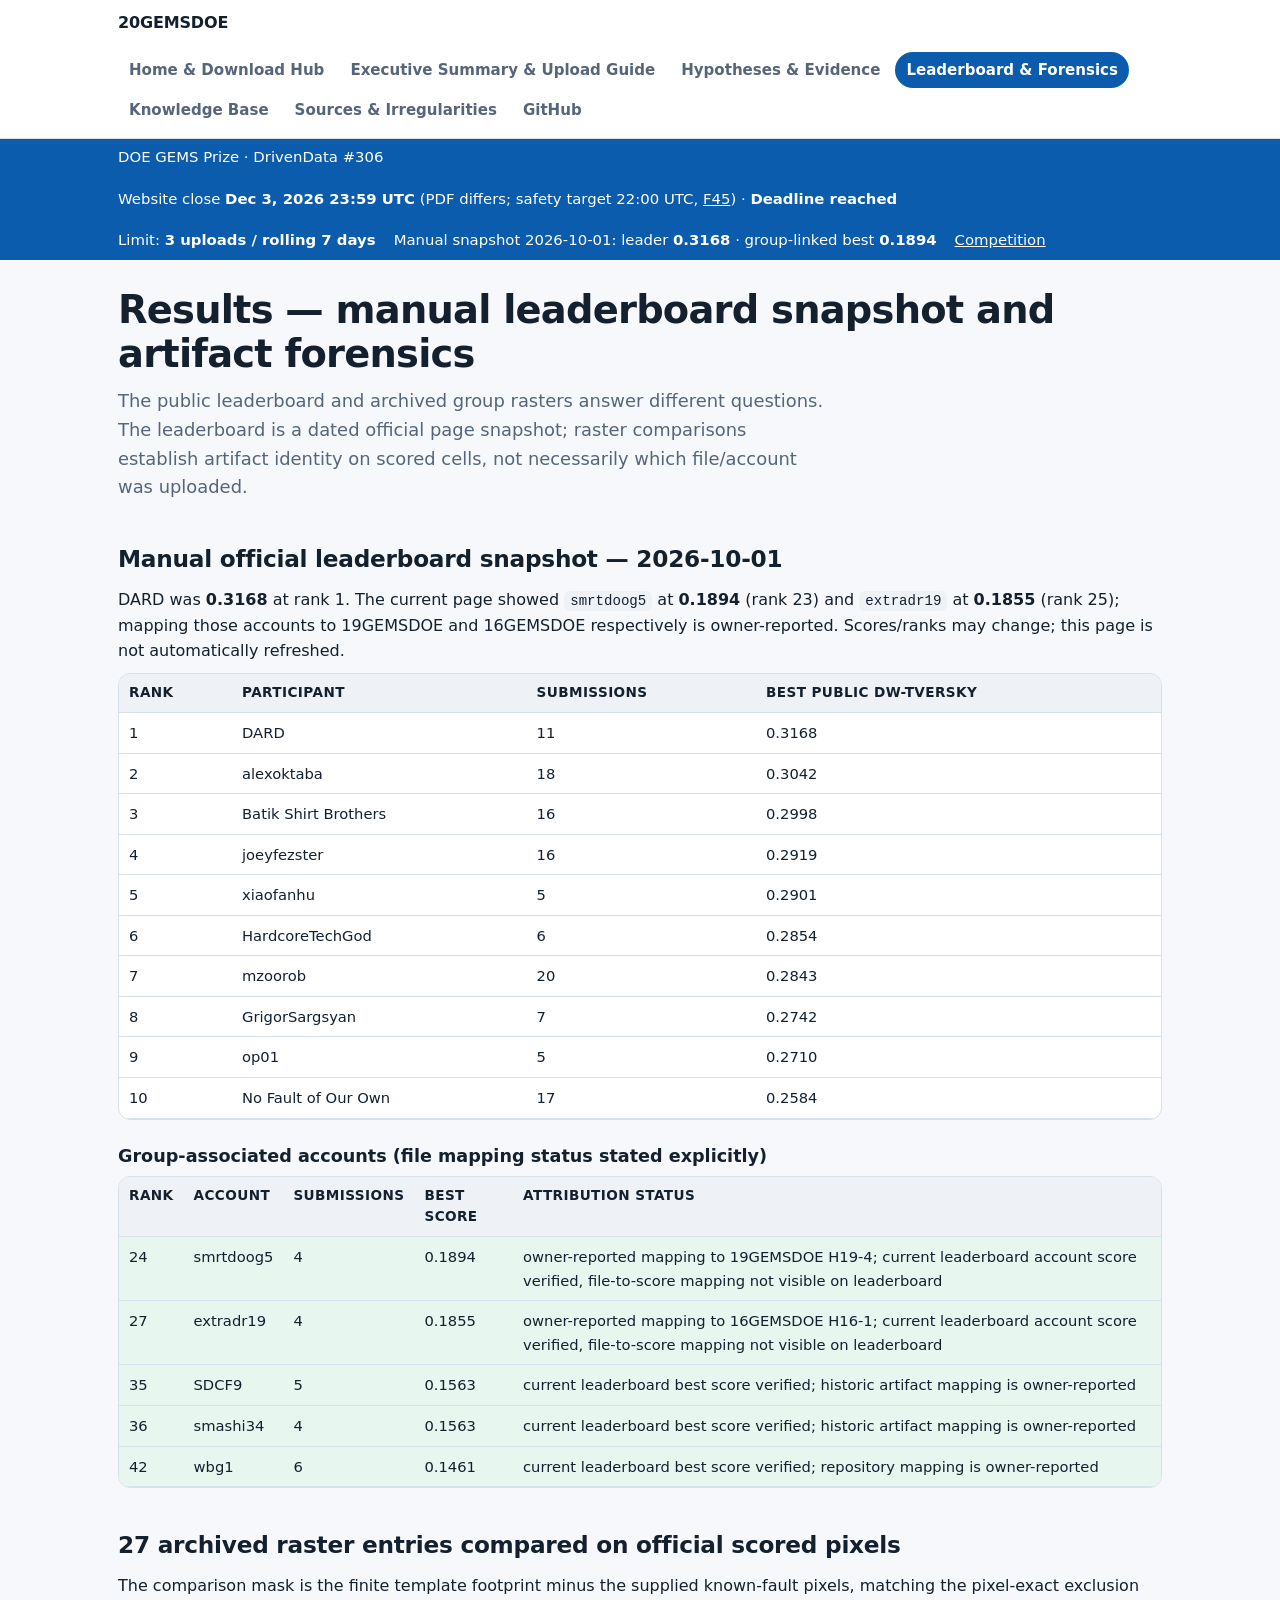
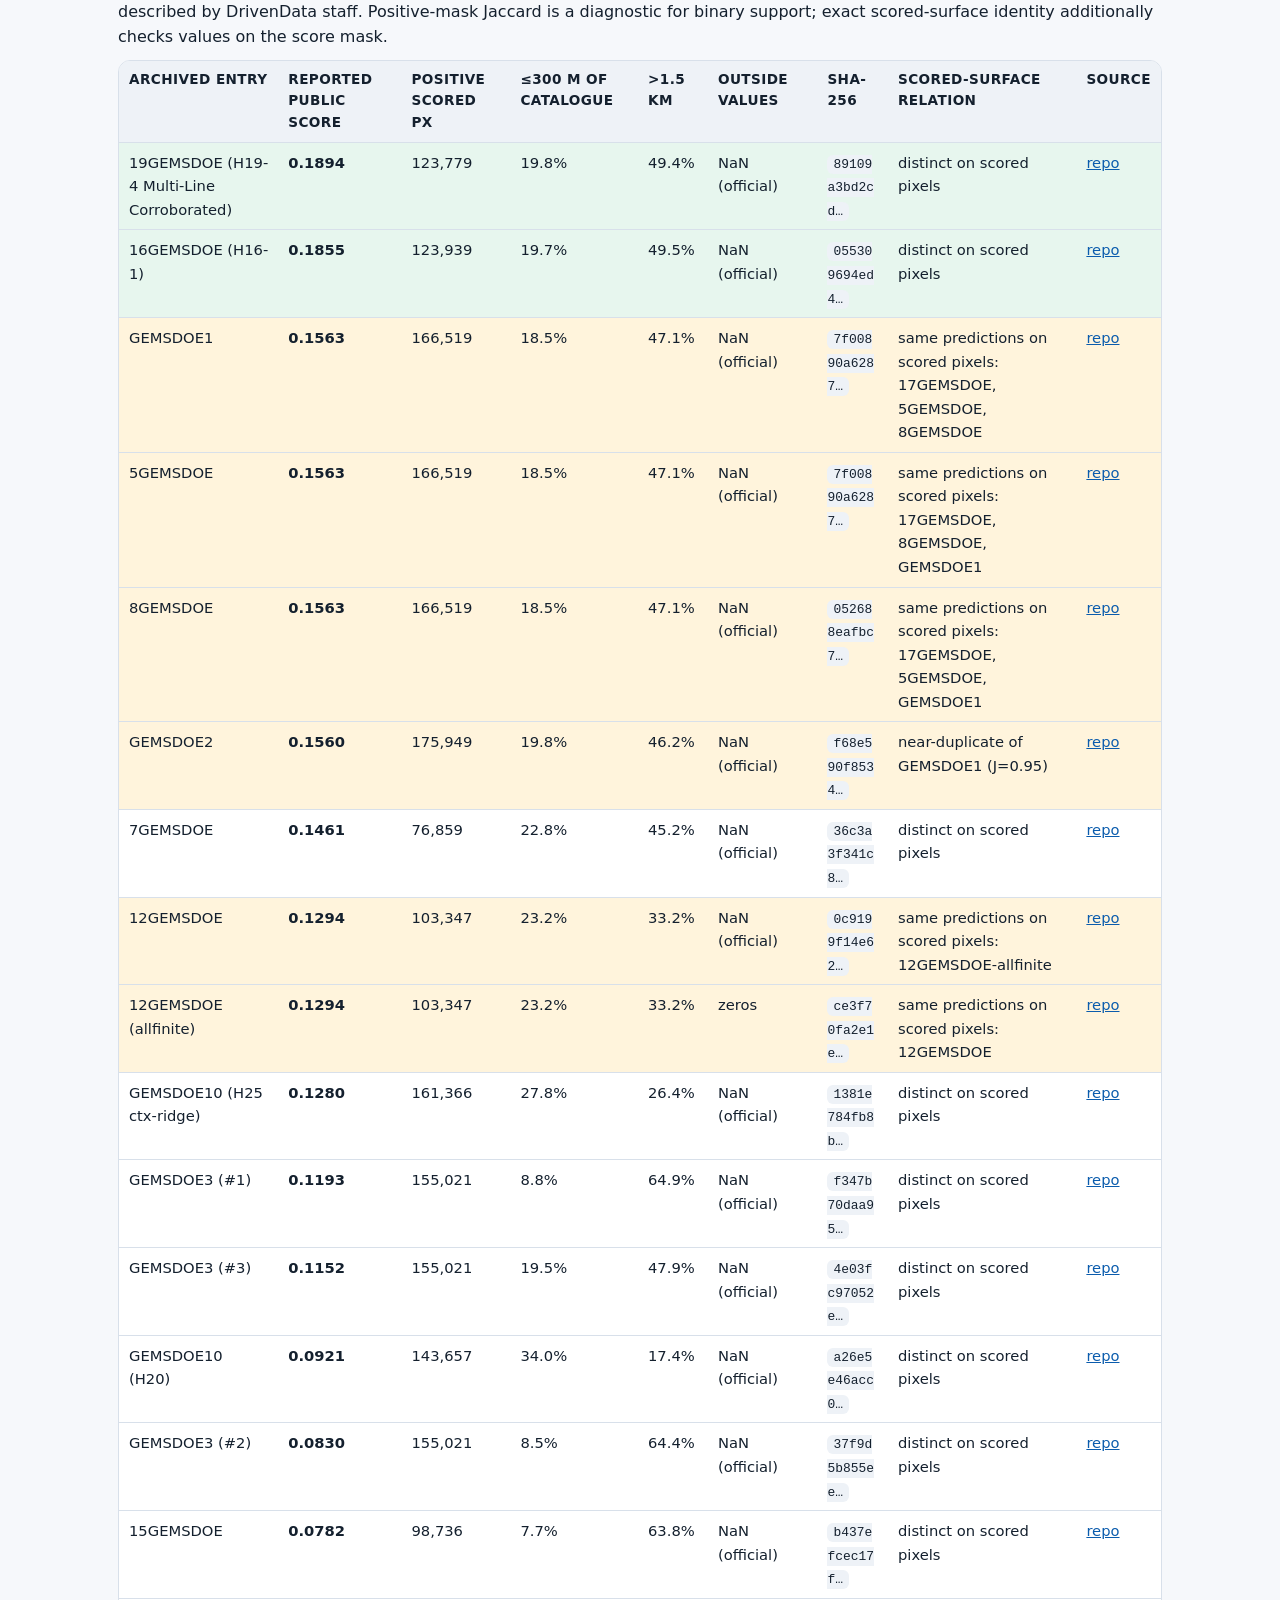
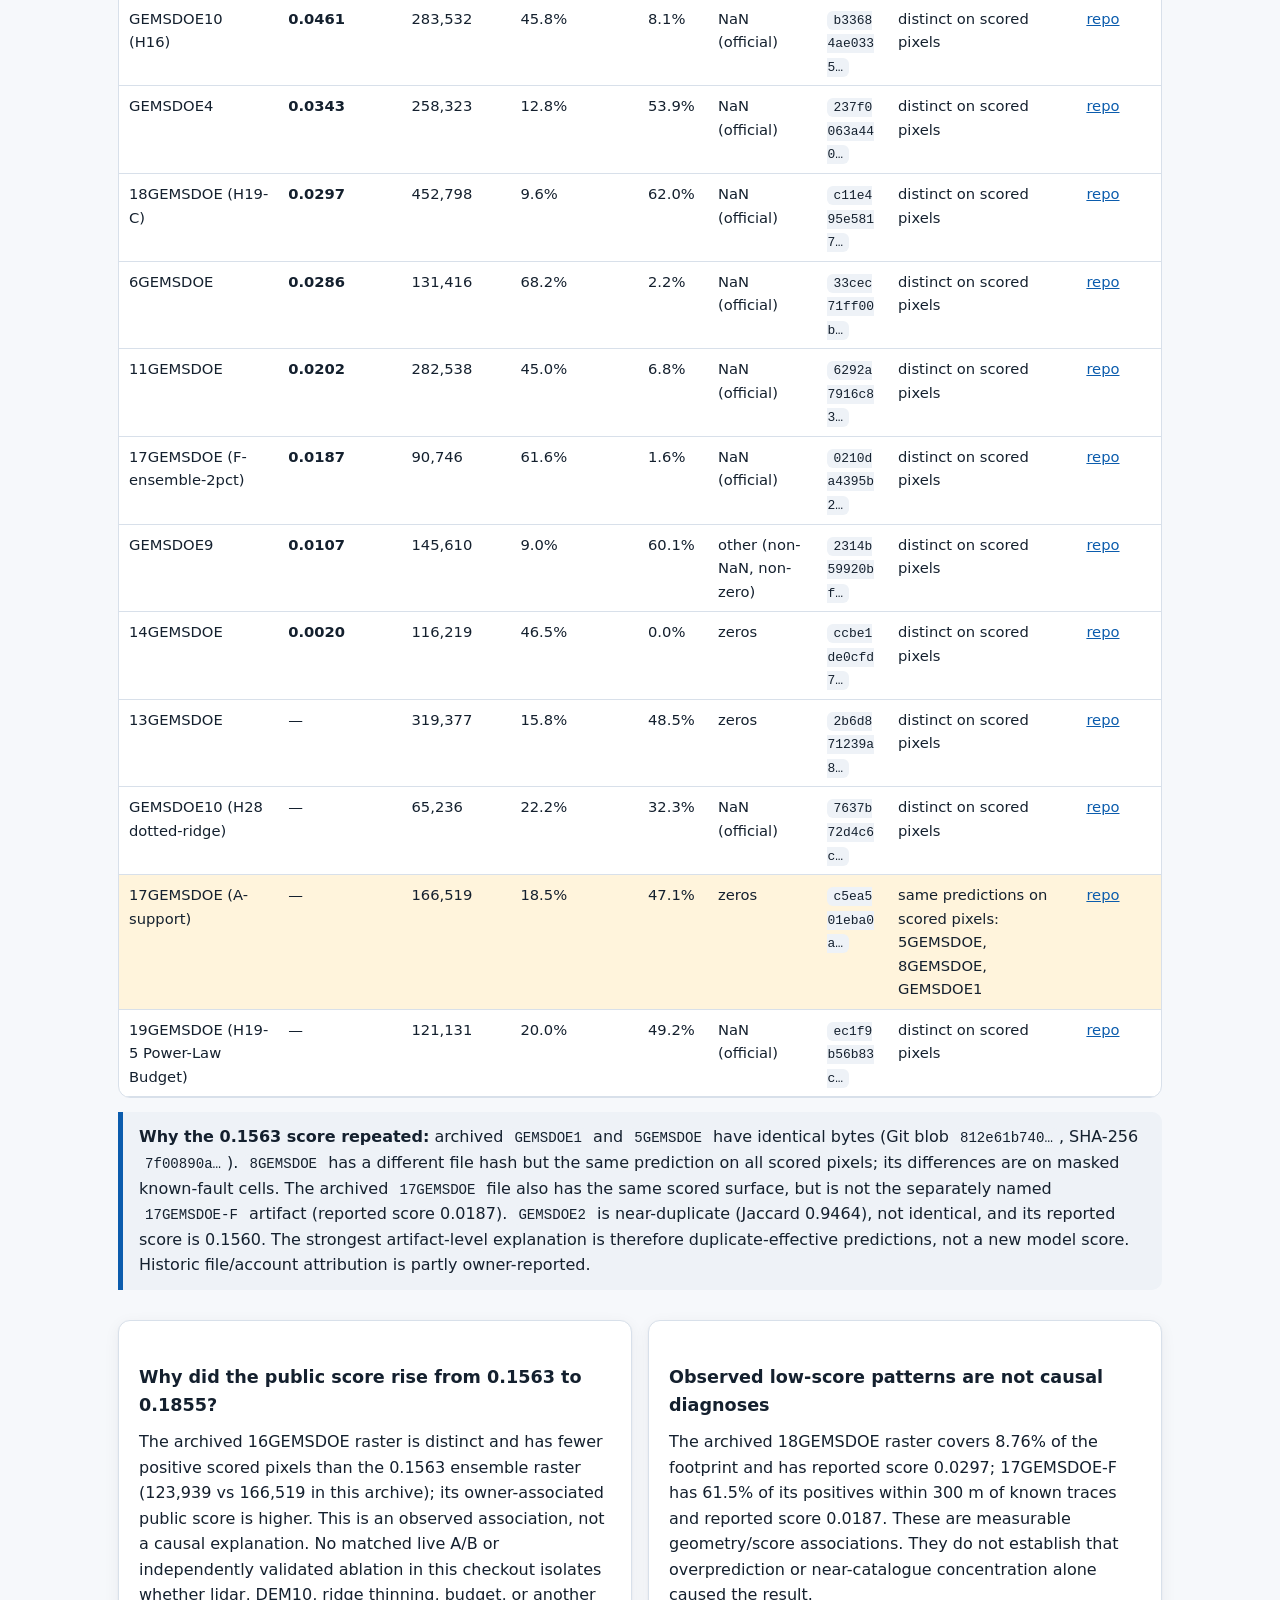
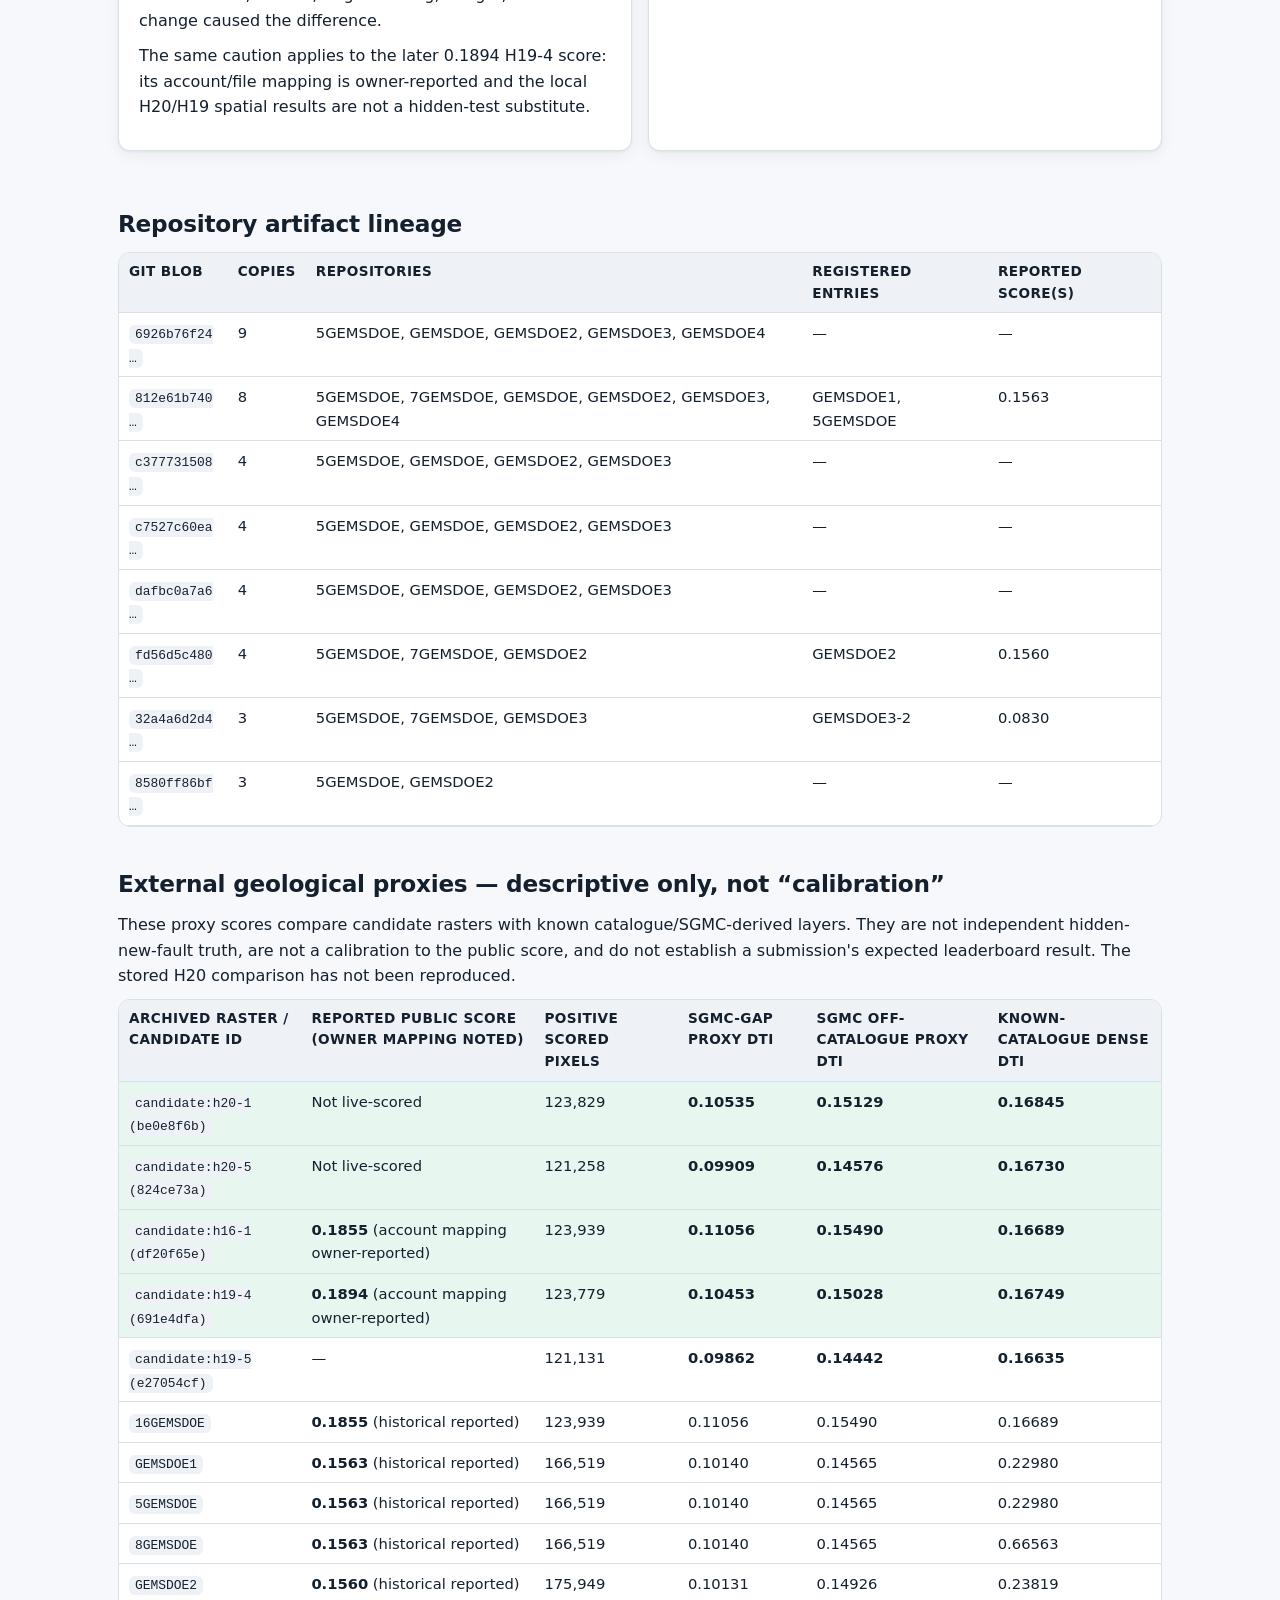
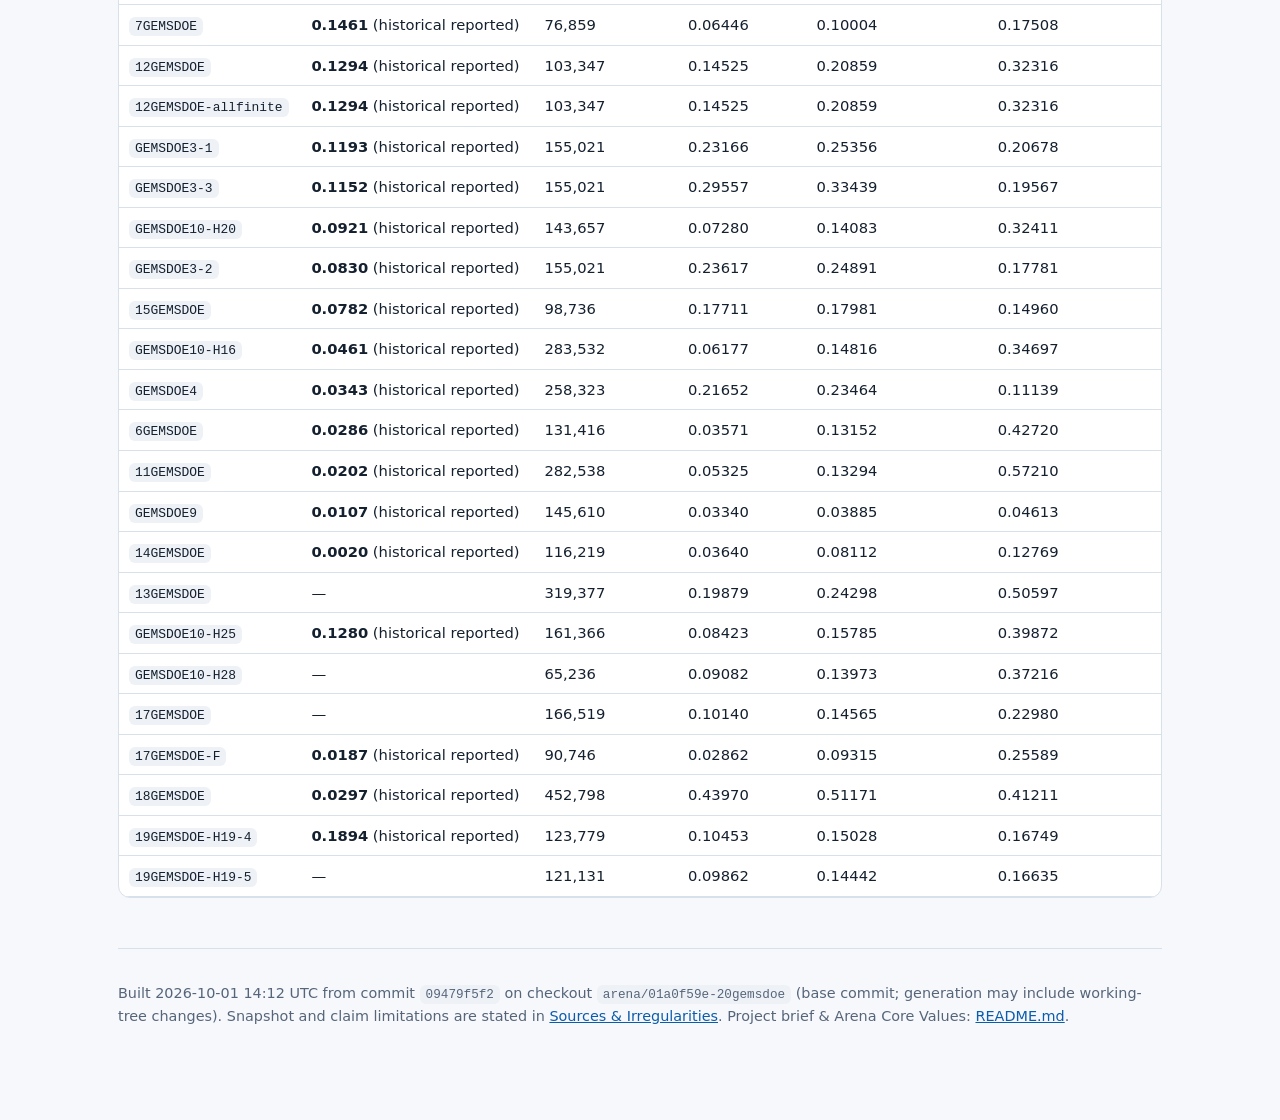
<file: docs/results.html>
<!DOCTYPE html>
<html lang="en"><head><meta charset="utf-8"><meta name="viewport" content="width=device-width,initial-scale=1">
<title>Leaderboard &amp; Forensic Results · 20GEMSDOE</title><meta name="description" content="Dated public leaderboard snapshot, exact scored-pixel artifact comparisons, repeated-score explanation and validation caveats.">
<link rel="stylesheet" href="assets/site.css"></head><body>
<a class="skip" href="#main">Skip to content</a>
<header class="top"><div class="in"><a class="brand" href="index.html">20GEMSDOE</a><nav class="main" aria-label="Main"><a href="index.html">Home & Download Hub</a><a href="executive_summary.html">Executive Summary & Upload Guide</a><a href="research.html">Hypotheses & Evidence</a><a href="results.html" aria-current="page">Leaderboard & Forensics</a><a href="knowledge.html">Knowledge Base</a><a href="audit.html">Sources & Irregularities</a><a href="https://github.com/buffedlizard55-lab/20GEMSDOE" rel="noopener">GitHub</a></nav></div></header>
<div class="strip"><div class="in"><span>DOE GEMS Prize · DrivenData #306</span><span>Website close <strong>Dec 3, 2026 23:59 UTC</strong> (PDF differs; safety target 22:00 UTC, <a href="audit.html#F45">F45</a>) · <strong id="countdown" data-end="2026-12-03T23:59:00Z"></strong></span><span>Limit: <strong>3 uploads / rolling 7 days</strong></span><span>Manual snapshot 2026-10-01: leader <strong>0.3168</strong> · group-linked best <strong>0.1894</strong></span><a href="https://www.drivendata.org/competitions/306/competition-doe-gems/" rel="noopener">Competition</a></div></div>
<main id="main" class="wrap">
<h1>Results — manual leaderboard snapshot and artifact forensics</h1>
<p class="lead">The public leaderboard and archived group rasters answer different questions. The leaderboard is a dated official page snapshot; raster comparisons establish artifact identity on scored cells, not necessarily which file/account was uploaded.</p>
<h2>Manual official leaderboard snapshot — 2026-10-01</h2>
<p>DARD was <strong>0.3168</strong> at rank 1. The current page showed <code>smrtdoog5</code> at <strong>0.1894</strong> (rank 23) and <code>extradr19</code> at <strong>0.1855</strong> (rank 25); mapping those accounts to 19GEMSDOE and 16GEMSDOE respectively is owner-reported. Scores/ranks may change; this page is not automatically refreshed.</p>
<div class="tw"><table class=""><thead><tr><th>Rank</th><th>Participant</th><th>Submissions</th><th>Best public DW-Tversky</th></tr></thead><tbody><tr><td>1</td><td>DARD</td><td>11</td><td>0.3168</td></tr><tr><td>2</td><td>alexoktaba</td><td>18</td><td>0.3042</td></tr><tr><td>3</td><td>Batik Shirt Brothers</td><td>16</td><td>0.2998</td></tr><tr><td>4</td><td>joeyfezster</td><td>16</td><td>0.2919</td></tr><tr><td>5</td><td>xiaofanhu</td><td>5</td><td>0.2901</td></tr><tr><td>6</td><td>HardcoreTechGod</td><td>6</td><td>0.2854</td></tr><tr><td>7</td><td>mzoorob</td><td>20</td><td>0.2843</td></tr><tr><td>8</td><td>GrigorSargsyan</td><td>7</td><td>0.2742</td></tr><tr><td>9</td><td>op01</td><td>5</td><td>0.2710</td></tr><tr><td>10</td><td>No Fault of Our Own</td><td>17</td><td>0.2584</td></tr></tbody></table></div>
<h3>Group-associated accounts (file mapping status stated explicitly)</h3><div class="tw"><table class=""><thead><tr><th>Rank</th><th>Account</th><th>Submissions</th><th>Best score</th><th>Attribution status</th></tr></thead><tbody><tr class="hl"><td>24</td><td>smrtdoog5</td><td>4</td><td>0.1894</td><td>owner-reported mapping to 19GEMSDOE H19-4; current leaderboard account score verified, file-to-score mapping not visible on leaderboard</td></tr><tr class="hl"><td>27</td><td>extradr19</td><td>4</td><td>0.1855</td><td>owner-reported mapping to 16GEMSDOE H16-1; current leaderboard account score verified, file-to-score mapping not visible on leaderboard</td></tr><tr class="hl"><td>35</td><td>SDCF9</td><td>5</td><td>0.1563</td><td>current leaderboard best score verified; historic artifact mapping is owner-reported</td></tr><tr class="hl"><td>36</td><td>smashi34</td><td>4</td><td>0.1563</td><td>current leaderboard best score verified; historic artifact mapping is owner-reported</td></tr><tr class="hl"><td>42</td><td>wbg1</td><td>6</td><td>0.1461</td><td>current leaderboard best score verified; repository mapping is owner-reported</td></tr></tbody></table></div>
<h2 id="duplicates">27 archived raster entries compared on official scored pixels</h2>
<p>The comparison mask is the finite template footprint minus the supplied known-fault pixels, matching the pixel-exact exclusion described by DrivenData staff. Positive-mask Jaccard is a diagnostic for binary support; exact scored-surface identity additionally checks values on the score mask.</p>
<div class="tw"><table class=""><thead><tr><th>Archived entry</th><th>Reported public score</th><th>Positive scored px</th><th>≤300 m of catalogue</th><th>>1.5 km</th><th>Outside values</th><th>SHA-256</th><th>Scored-surface relation</th><th>Source</th></tr></thead><tbody><tr class="hl"><td>19GEMSDOE (H19-4 Multi-Line Corroborated)</td><td><strong>0.1894</strong></td><td>123,779</td><td>19.8%</td><td>49.4%</td><td>NaN (official)</td><td><code>89109a3bd2cd…</code></td><td>distinct on scored pixels</td><td><a href="https://github.com/buffedlizard55-lab/19GEMSDOE" rel="noopener">repo</a></td></tr><tr class="hl"><td>16GEMSDOE (H16-1)</td><td><strong>0.1855</strong></td><td>123,939</td><td>19.7%</td><td>49.5%</td><td>NaN (official)</td><td><code>055309694ed4…</code></td><td>distinct on scored pixels</td><td><a href="https://github.com/buffedlizard55-lab/16GEMSDOE" rel="noopener">repo</a></td></tr><tr class="dup"><td>GEMSDOE1</td><td><strong>0.1563</strong></td><td>166,519</td><td>18.5%</td><td>47.1%</td><td>NaN (official)</td><td><code>7f00890a6287…</code></td><td>same predictions on scored pixels: 17GEMSDOE, 5GEMSDOE, 8GEMSDOE</td><td><a href="https://github.com/buffedlizard55-lab/GEMSDOE" rel="noopener">repo</a></td></tr><tr class="dup"><td>5GEMSDOE</td><td><strong>0.1563</strong></td><td>166,519</td><td>18.5%</td><td>47.1%</td><td>NaN (official)</td><td><code>7f00890a6287…</code></td><td>same predictions on scored pixels: 17GEMSDOE, 8GEMSDOE, GEMSDOE1</td><td><a href="https://github.com/buffedlizard55-lab/5GEMSDOE" rel="noopener">repo</a></td></tr><tr class="dup"><td>8GEMSDOE</td><td><strong>0.1563</strong></td><td>166,519</td><td>18.5%</td><td>47.1%</td><td>NaN (official)</td><td><code>052688eafbc7…</code></td><td>same predictions on scored pixels: 17GEMSDOE, 5GEMSDOE, GEMSDOE1</td><td><a href="https://github.com/buffedlizard55-lab/8GEMSDOE" rel="noopener">repo</a></td></tr><tr class="dup"><td>GEMSDOE2</td><td><strong>0.1560</strong></td><td>175,949</td><td>19.8%</td><td>46.2%</td><td>NaN (official)</td><td><code>f68e590f8534…</code></td><td>near-duplicate of GEMSDOE1 (J=0.95)</td><td><a href="https://github.com/buffedlizard55-lab/GEMSDOE2" rel="noopener">repo</a></td></tr><tr class=""><td>7GEMSDOE</td><td><strong>0.1461</strong></td><td>76,859</td><td>22.8%</td><td>45.2%</td><td>NaN (official)</td><td><code>36c3a3f341c8…</code></td><td>distinct on scored pixels</td><td><a href="https://github.com/buffedlizard55-lab/7GEMSDOE" rel="noopener">repo</a></td></tr><tr class="dup"><td>12GEMSDOE</td><td><strong>0.1294</strong></td><td>103,347</td><td>23.2%</td><td>33.2%</td><td>NaN (official)</td><td><code>0c9199f14e62…</code></td><td>same predictions on scored pixels: 12GEMSDOE-allfinite</td><td><a href="https://github.com/buffedlizard55-lab/12GEMSDOE" rel="noopener">repo</a></td></tr><tr class="dup"><td>12GEMSDOE (allfinite)</td><td><strong>0.1294</strong></td><td>103,347</td><td>23.2%</td><td>33.2%</td><td>zeros</td><td><code>ce3f70fa2e1e…</code></td><td>same predictions on scored pixels: 12GEMSDOE</td><td><a href="https://github.com/buffedlizard55-lab/12GEMSDOE" rel="noopener">repo</a></td></tr><tr class=""><td>GEMSDOE10 (H25 ctx-ridge)</td><td><strong>0.1280</strong></td><td>161,366</td><td>27.8%</td><td>26.4%</td><td>NaN (official)</td><td><code>1381e784fb8b…</code></td><td>distinct on scored pixels</td><td><a href="https://github.com/buffedlizard55-lab/GEMSDOE10" rel="noopener">repo</a></td></tr><tr class=""><td>GEMSDOE3 (#1)</td><td><strong>0.1193</strong></td><td>155,021</td><td>8.8%</td><td>64.9%</td><td>NaN (official)</td><td><code>f347b70daa95…</code></td><td>distinct on scored pixels</td><td><a href="https://github.com/buffedlizard55-lab/GEMSDOE3" rel="noopener">repo</a></td></tr><tr class=""><td>GEMSDOE3 (#3)</td><td><strong>0.1152</strong></td><td>155,021</td><td>19.5%</td><td>47.9%</td><td>NaN (official)</td><td><code>4e03fc97052e…</code></td><td>distinct on scored pixels</td><td><a href="https://github.com/buffedlizard55-lab/GEMSDOE3" rel="noopener">repo</a></td></tr><tr class=""><td>GEMSDOE10 (H20)</td><td><strong>0.0921</strong></td><td>143,657</td><td>34.0%</td><td>17.4%</td><td>NaN (official)</td><td><code>a26e5e46acc0…</code></td><td>distinct on scored pixels</td><td><a href="https://github.com/buffedlizard55-lab/GEMSDOE10" rel="noopener">repo</a></td></tr><tr class=""><td>GEMSDOE3 (#2)</td><td><strong>0.0830</strong></td><td>155,021</td><td>8.5%</td><td>64.4%</td><td>NaN (official)</td><td><code>37f9d5b855ee…</code></td><td>distinct on scored pixels</td><td><a href="https://github.com/buffedlizard55-lab/GEMSDOE3" rel="noopener">repo</a></td></tr><tr class=""><td>15GEMSDOE</td><td><strong>0.0782</strong></td><td>98,736</td><td>7.7%</td><td>63.8%</td><td>NaN (official)</td><td><code>b437efcec17f…</code></td><td>distinct on scored pixels</td><td><a href="https://github.com/buffedlizard55-lab/15GEMSDOE" rel="noopener">repo</a></td></tr><tr class=""><td>GEMSDOE10 (H16)</td><td><strong>0.0461</strong></td><td>283,532</td><td>45.8%</td><td>8.1%</td><td>NaN (official)</td><td><code>b33684ae0335…</code></td><td>distinct on scored pixels</td><td><a href="https://github.com/buffedlizard55-lab/GEMSDOE10" rel="noopener">repo</a></td></tr><tr class=""><td>GEMSDOE4</td><td><strong>0.0343</strong></td><td>258,323</td><td>12.8%</td><td>53.9%</td><td>NaN (official)</td><td><code>237f0063a440…</code></td><td>distinct on scored pixels</td><td><a href="https://github.com/buffedlizard55-lab/GEMSDOE4" rel="noopener">repo</a></td></tr><tr class=""><td>18GEMSDOE (H19-C)</td><td><strong>0.0297</strong></td><td>452,798</td><td>9.6%</td><td>62.0%</td><td>NaN (official)</td><td><code>c11e495e5817…</code></td><td>distinct on scored pixels</td><td><a href="https://github.com/buffedlizard55-lab/18GEMSDOE" rel="noopener">repo</a></td></tr><tr class=""><td>6GEMSDOE</td><td><strong>0.0286</strong></td><td>131,416</td><td>68.2%</td><td>2.2%</td><td>NaN (official)</td><td><code>33cec71ff00b…</code></td><td>distinct on scored pixels</td><td><a href="https://github.com/buffedlizard55-lab/6GEMSDOE" rel="noopener">repo</a></td></tr><tr class=""><td>11GEMSDOE</td><td><strong>0.0202</strong></td><td>282,538</td><td>45.0%</td><td>6.8%</td><td>NaN (official)</td><td><code>6292a7916c83…</code></td><td>distinct on scored pixels</td><td><a href="https://github.com/buffedlizard55-lab/11GEMSDOE" rel="noopener">repo</a></td></tr><tr class=""><td>17GEMSDOE (F-ensemble-2pct)</td><td><strong>0.0187</strong></td><td>90,746</td><td>61.6%</td><td>1.6%</td><td>NaN (official)</td><td><code>0210da4395b2…</code></td><td>distinct on scored pixels</td><td><a href="https://github.com/buffedlizard55-lab/17GEMSDOE" rel="noopener">repo</a></td></tr><tr class=""><td>GEMSDOE9</td><td><strong>0.0107</strong></td><td>145,610</td><td>9.0%</td><td>60.1%</td><td>other (non-NaN, non-zero)</td><td><code>2314b59920bf…</code></td><td>distinct on scored pixels</td><td><a href="https://github.com/buffedlizard55-lab/GEMSDOE9" rel="noopener">repo</a></td></tr><tr class=""><td>14GEMSDOE</td><td><strong>0.0020</strong></td><td>116,219</td><td>46.5%</td><td>0.0%</td><td>zeros</td><td><code>ccbe1de0cfd7…</code></td><td>distinct on scored pixels</td><td><a href="https://github.com/buffedlizard55-lab/14GEMSDOE" rel="noopener">repo</a></td></tr><tr class=""><td>13GEMSDOE</td><td>—</td><td>319,377</td><td>15.8%</td><td>48.5%</td><td>zeros</td><td><code>2b6d871239a8…</code></td><td>distinct on scored pixels</td><td><a href="https://github.com/buffedlizard55-lab/13GEMSDOE" rel="noopener">repo</a></td></tr><tr class=""><td>GEMSDOE10 (H28 dotted-ridge)</td><td>—</td><td>65,236</td><td>22.2%</td><td>32.3%</td><td>NaN (official)</td><td><code>7637b72d4c6c…</code></td><td>distinct on scored pixels</td><td><a href="https://github.com/buffedlizard55-lab/GEMSDOE10" rel="noopener">repo</a></td></tr><tr class="dup"><td>17GEMSDOE (A-support)</td><td>—</td><td>166,519</td><td>18.5%</td><td>47.1%</td><td>zeros</td><td><code>c5ea501eba0a…</code></td><td>same predictions on scored pixels: 5GEMSDOE, 8GEMSDOE, GEMSDOE1</td><td><a href="https://github.com/buffedlizard55-lab/17GEMSDOE" rel="noopener">repo</a></td></tr><tr class=""><td>19GEMSDOE (H19-5 Power-Law Budget)</td><td>—</td><td>121,131</td><td>20.0%</td><td>49.2%</td><td>NaN (official)</td><td><code>ec1f9b56b83c…</code></td><td>distinct on scored pixels</td><td><a href="https://github.com/buffedlizard55-lab/19GEMSDOE" rel="noopener">repo</a></td></tr></tbody></table></div>
<div class="alert info"><strong>Why the 0.1563 score repeated:</strong> archived <code>GEMSDOE1</code> and <code>5GEMSDOE</code> have identical bytes (Git blob <code>812e61b740…</code>, SHA-256 <code>7f00890a…</code>). <code>8GEMSDOE</code> has a different file hash but the same prediction on all scored pixels; its differences are on masked known-fault cells. The archived <code>17GEMSDOE</code> file also has the same scored surface, but is not the separately named <code>17GEMSDOE-F</code> artifact (reported score 0.0187). <code>GEMSDOE2</code> is near-duplicate (Jaccard 0.9464), not identical, and its reported score is 0.1560. The strongest artifact-level explanation is therefore duplicate-effective predictions, not a new model score. Historic file/account attribution is partly owner-reported.</div>
<div class="grid g2"><div class="card"><h3>Why did the public score rise from 0.1563 to 0.1855?</h3><p>The archived 16GEMSDOE raster is distinct and has fewer positive scored pixels than the 0.1563 ensemble raster (123,939 vs 166,519 in this archive); its owner-associated public score is higher. This is an observed association, not a causal explanation. No matched live A/B or independently validated ablation in this checkout isolates whether lidar, DEM10, ridge thinning, budget, or another change caused the difference.</p><p>The same caution applies to the later 0.1894 H19-4 score: its account/file mapping is owner-reported and the local H20/H19 spatial results are not a hidden-test substitute.</p></div><div class="card"><h3>Observed low-score patterns are not causal diagnoses</h3><p>The archived 18GEMSDOE raster covers 8.76% of the footprint and has reported score 0.0297; 17GEMSDOE-F has 61.5% of its positives within 300 m of known traces and reported score 0.0187. These are measurable geometry/score associations. They do not establish that overprediction or near-catalogue concentration alone caused the result.</p></div></div>
<h2>Repository artifact lineage</h2><div class="tw"><table class=""><thead><tr><th>Git blob</th><th>Copies</th><th>Repositories</th><th>Registered entries</th><th>Reported score(s)</th></tr></thead><tbody><tr><td><code>6926b76f24…</code></td><td>9</td><td>5GEMSDOE, GEMSDOE, GEMSDOE2, GEMSDOE3, GEMSDOE4</td><td>—</td><td>—</td></tr><tr><td><code>812e61b740…</code></td><td>8</td><td>5GEMSDOE, 7GEMSDOE, GEMSDOE, GEMSDOE2, GEMSDOE3, GEMSDOE4</td><td>GEMSDOE1, 5GEMSDOE</td><td>0.1563</td></tr><tr><td><code>c377731508…</code></td><td>4</td><td>5GEMSDOE, GEMSDOE, GEMSDOE2, GEMSDOE3</td><td>—</td><td>—</td></tr><tr><td><code>c7527c60ea…</code></td><td>4</td><td>5GEMSDOE, GEMSDOE, GEMSDOE2, GEMSDOE3</td><td>—</td><td>—</td></tr><tr><td><code>dafbc0a7a6…</code></td><td>4</td><td>5GEMSDOE, GEMSDOE, GEMSDOE2, GEMSDOE3</td><td>—</td><td>—</td></tr><tr><td><code>fd56d5c480…</code></td><td>4</td><td>5GEMSDOE, 7GEMSDOE, GEMSDOE2</td><td>GEMSDOE2</td><td>0.1560</td></tr><tr><td><code>32a4a6d2d4…</code></td><td>3</td><td>5GEMSDOE, 7GEMSDOE, GEMSDOE3</td><td>GEMSDOE3-2</td><td>0.0830</td></tr><tr><td><code>8580ff86bf…</code></td><td>3</td><td>5GEMSDOE, GEMSDOE2</td><td>—</td><td>—</td></tr></tbody></table></div>
<h2>External geological proxies — descriptive only, not “calibration”</h2>
<p>These proxy scores compare candidate rasters with known catalogue/SGMC-derived layers. They are not independent hidden-new-fault truth, are not a calibration to the public score, and do not establish a submission's expected leaderboard result. The stored H20 comparison has not been reproduced.</p>
<div class="tw"><table class=""><thead><tr><th>Archived raster / candidate ID</th><th>Reported public score (owner mapping noted)</th><th>Positive scored pixels</th><th>SGMC-gap proxy DTI</th><th>SGMC off-catalogue proxy DTI</th><th>Known-catalogue Dense DTI</th></tr></thead><tbody><tr class="hl"><td><code>candidate:h20-1 (be0e8f6b)</code></td><td>Not live-scored</td><td>123,829</td><td><strong>0.10535</strong></td><td><strong>0.15129</strong></td><td><strong>0.16845</strong></td></tr><tr class="hl"><td><code>candidate:h20-5 (824ce73a)</code></td><td>Not live-scored</td><td>121,258</td><td><strong>0.09909</strong></td><td><strong>0.14576</strong></td><td><strong>0.16730</strong></td></tr><tr class="hl"><td><code>candidate:h16-1 (df20f65e)</code></td><td><strong>0.1855</strong> (account mapping owner-reported)</td><td>123,939</td><td><strong>0.11056</strong></td><td><strong>0.15490</strong></td><td><strong>0.16689</strong></td></tr><tr class="hl"><td><code>candidate:h19-4 (691e4dfa)</code></td><td><strong>0.1894</strong> (account mapping owner-reported)</td><td>123,779</td><td><strong>0.10453</strong></td><td><strong>0.15028</strong></td><td><strong>0.16749</strong></td></tr><tr><td><code>candidate:h19-5 (e27054cf)</code></td><td>—</td><td>121,131</td><td><strong>0.09862</strong></td><td><strong>0.14442</strong></td><td><strong>0.16635</strong></td></tr><tr><td><code>16GEMSDOE</code></td><td><strong>0.1855</strong> (historical reported)</td><td>123,939</td><td>0.11056</td><td>0.15490</td><td>0.16689</td></tr><tr><td><code>GEMSDOE1</code></td><td><strong>0.1563</strong> (historical reported)</td><td>166,519</td><td>0.10140</td><td>0.14565</td><td>0.22980</td></tr><tr><td><code>5GEMSDOE</code></td><td><strong>0.1563</strong> (historical reported)</td><td>166,519</td><td>0.10140</td><td>0.14565</td><td>0.22980</td></tr><tr><td><code>8GEMSDOE</code></td><td><strong>0.1563</strong> (historical reported)</td><td>166,519</td><td>0.10140</td><td>0.14565</td><td>0.66563</td></tr><tr><td><code>GEMSDOE2</code></td><td><strong>0.1560</strong> (historical reported)</td><td>175,949</td><td>0.10131</td><td>0.14926</td><td>0.23819</td></tr><tr><td><code>7GEMSDOE</code></td><td><strong>0.1461</strong> (historical reported)</td><td>76,859</td><td>0.06446</td><td>0.10004</td><td>0.17508</td></tr><tr><td><code>12GEMSDOE</code></td><td><strong>0.1294</strong> (historical reported)</td><td>103,347</td><td>0.14525</td><td>0.20859</td><td>0.32316</td></tr><tr><td><code>12GEMSDOE-allfinite</code></td><td><strong>0.1294</strong> (historical reported)</td><td>103,347</td><td>0.14525</td><td>0.20859</td><td>0.32316</td></tr><tr><td><code>GEMSDOE3-1</code></td><td><strong>0.1193</strong> (historical reported)</td><td>155,021</td><td>0.23166</td><td>0.25356</td><td>0.20678</td></tr><tr><td><code>GEMSDOE3-3</code></td><td><strong>0.1152</strong> (historical reported)</td><td>155,021</td><td>0.29557</td><td>0.33439</td><td>0.19567</td></tr><tr><td><code>GEMSDOE10-H20</code></td><td><strong>0.0921</strong> (historical reported)</td><td>143,657</td><td>0.07280</td><td>0.14083</td><td>0.32411</td></tr><tr><td><code>GEMSDOE3-2</code></td><td><strong>0.0830</strong> (historical reported)</td><td>155,021</td><td>0.23617</td><td>0.24891</td><td>0.17781</td></tr><tr><td><code>15GEMSDOE</code></td><td><strong>0.0782</strong> (historical reported)</td><td>98,736</td><td>0.17711</td><td>0.17981</td><td>0.14960</td></tr><tr><td><code>GEMSDOE10-H16</code></td><td><strong>0.0461</strong> (historical reported)</td><td>283,532</td><td>0.06177</td><td>0.14816</td><td>0.34697</td></tr><tr><td><code>GEMSDOE4</code></td><td><strong>0.0343</strong> (historical reported)</td><td>258,323</td><td>0.21652</td><td>0.23464</td><td>0.11139</td></tr><tr><td><code>6GEMSDOE</code></td><td><strong>0.0286</strong> (historical reported)</td><td>131,416</td><td>0.03571</td><td>0.13152</td><td>0.42720</td></tr><tr><td><code>11GEMSDOE</code></td><td><strong>0.0202</strong> (historical reported)</td><td>282,538</td><td>0.05325</td><td>0.13294</td><td>0.57210</td></tr><tr><td><code>GEMSDOE9</code></td><td><strong>0.0107</strong> (historical reported)</td><td>145,610</td><td>0.03340</td><td>0.03885</td><td>0.04613</td></tr><tr><td><code>14GEMSDOE</code></td><td><strong>0.0020</strong> (historical reported)</td><td>116,219</td><td>0.03640</td><td>0.08112</td><td>0.12769</td></tr><tr><td><code>13GEMSDOE</code></td><td>—</td><td>319,377</td><td>0.19879</td><td>0.24298</td><td>0.50597</td></tr><tr><td><code>GEMSDOE10-H25</code></td><td><strong>0.1280</strong> (historical reported)</td><td>161,366</td><td>0.08423</td><td>0.15785</td><td>0.39872</td></tr><tr><td><code>GEMSDOE10-H28</code></td><td>—</td><td>65,236</td><td>0.09082</td><td>0.13973</td><td>0.37216</td></tr><tr><td><code>17GEMSDOE</code></td><td>—</td><td>166,519</td><td>0.10140</td><td>0.14565</td><td>0.22980</td></tr><tr><td><code>17GEMSDOE-F</code></td><td><strong>0.0187</strong> (historical reported)</td><td>90,746</td><td>0.02862</td><td>0.09315</td><td>0.25589</td></tr><tr><td><code>18GEMSDOE</code></td><td><strong>0.0297</strong> (historical reported)</td><td>452,798</td><td>0.43970</td><td>0.51171</td><td>0.41211</td></tr><tr><td><code>19GEMSDOE-H19-4</code></td><td><strong>0.1894</strong> (historical reported)</td><td>123,779</td><td>0.10453</td><td>0.15028</td><td>0.16749</td></tr><tr><td><code>19GEMSDOE-H19-5</code></td><td>—</td><td>121,131</td><td>0.09862</td><td>0.14442</td><td>0.16635</td></tr></tbody></table></div>

<footer><p>Built 2026-10-01 14:12 UTC from commit <code>09479f5f2</code> on checkout <code>arena/01a0f59e-20gemsdoe</code> (base commit; generation may include working-tree changes). Snapshot and claim limitations are stated in <a href="audit.html">Sources &amp; Irregularities</a>. Project brief &amp; Arena Core Values: <a href="https://github.com/buffedlizard55-lab/20GEMSDOE/blob/main/README.md">README.md</a>.</p></footer></main>
<script>window.GEMS20_CANDIDATES = {"h20-1": {"key": "h20-1", "note": "20GEMSDOE H20-1 | Research raster; format-checked only, not live-scored; known-fault proxy unreproduced; no upload recommendation | id be0e8f6b", "scored_pixels_predicted": 123829, "share_of_footprint_pct": 2.396, "files": {"tif": {"name": "gems20-h20-1-sarnnpu-powerlaw-pi0363-tilt-wingcrack-20260930-be0e8f6b-nan.tif", "bytes": 1717074, "sha256": "defe590b944651552d7260237f79f309e3c089d03361e130db0e2dd7c87eb326", "href": "downloads/gems20-h20-1-sarnnpu-powerlaw-pi0363-tilt-wingcrack-20260930-be0e8f6b-nan.tif"}, "zip": {"name": "gems20-h20-1-sarnnpu-powerlaw-pi0363-tilt-wingcrack-20260930-be0e8f6b-nan.zip", "bytes": 501504, "sha256": "42871874909792daffeab11e192f861239755301cd196dca83266df41c4e8d4c", "href": "downloads/gems20-h20-1-sarnnpu-powerlaw-pi0363-tilt-wingcrack-20260930-be0e8f6b-nan.zip"}, "tif_allfinite": {"name": "gems20-h20-1-sarnnpu-powerlaw-pi0363-tilt-wingcrack-20260930-be0e8f6b-allfinite.tif", "bytes": 941988, "sha256": "10cd66f0e55fd419366ad90b9bd27b8164fc702e2ed0c2d471f92c1983708c1d", "href": "downloads/gems20-h20-1-sarnnpu-powerlaw-pi0363-tilt-wingcrack-20260930-be0e8f6b-allfinite.tif"}}}, "h20-5": {"key": "h20-5", "note": "20GEMSDOE H20-5 | Synthetic-target proxy raster; format-checked only, not live-scored; holdout unreproduced; no upload recommendation | id 824ce73a", "scored_pixels_predicted": 121258, "share_of_footprint_pct": 2.347, "files": {"tif": {"name": "gems20-h20-5-continuous-pu-proxy-unverified-20260930-824ce73a-nan.tif", "bytes": 2089626, "sha256": "4e199f0ce1bb7e6f6e5e42fbbe54fcd3714bbf1b4ee864fad262b95ebba464f7", "href": "downloads/gems20-h20-5-continuous-pu-proxy-unverified-20260930-824ce73a-nan.tif"}, "zip": {"name": "gems20-h20-5-continuous-pu-proxy-unverified-20260930-824ce73a-nan.zip", "bytes": 946618, "sha256": "e88a1d4d2c25eb1b238338f2a698ab2309c28517ba913c219f19bd3e71210242", "href": "downloads/gems20-h20-5-continuous-pu-proxy-unverified-20260930-824ce73a-nan.zip"}, "tif_allfinite": {"name": "gems20-h20-5-continuous-pu-proxy-unverified-20260930-824ce73a-allfinite.tif", "bytes": 1299868, "sha256": "80e2954801ae99b228612302ab0c37b2a4799aff074584a04c5fea174df65273", "href": "downloads/gems20-h20-5-continuous-pu-proxy-unverified-20260930-824ce73a-allfinite.tif"}}}};</script><script src="js/gems-tiff.js"></script><script src="js/site.js"></script></body></html>
</file>
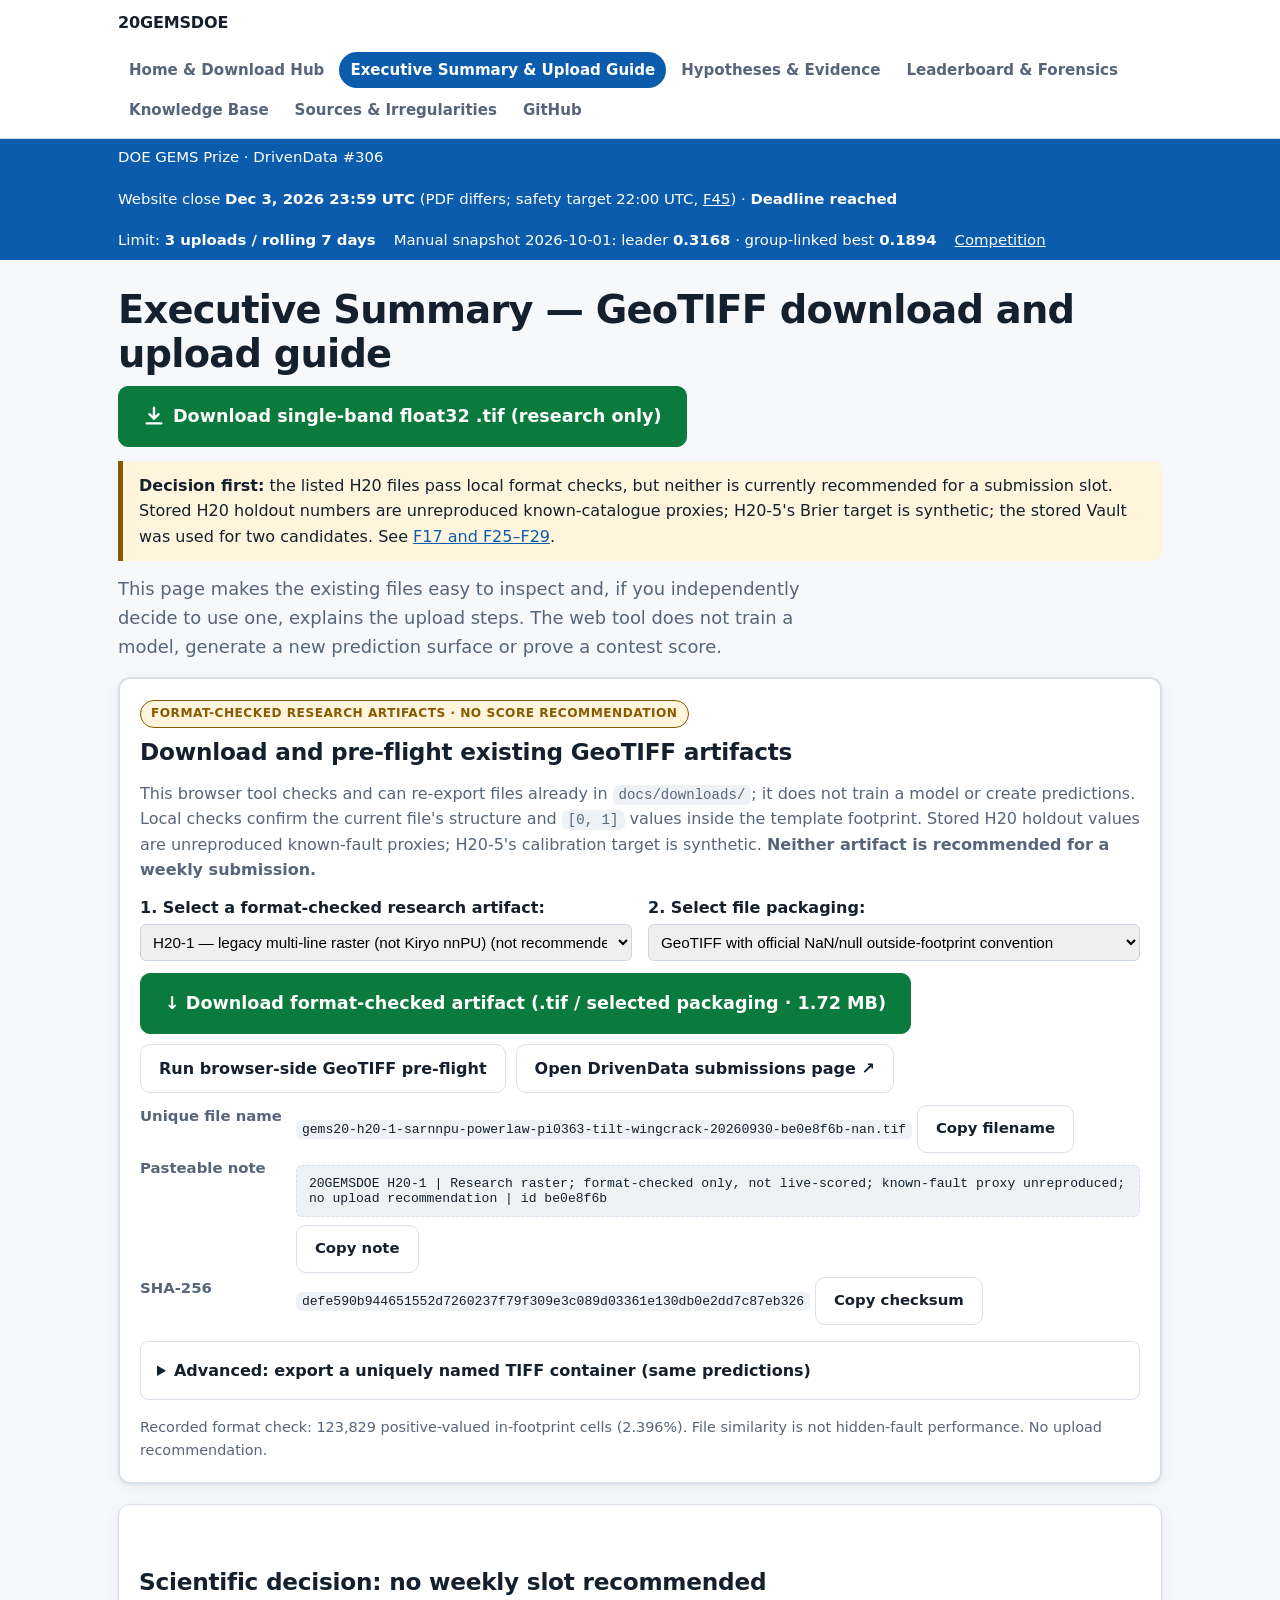
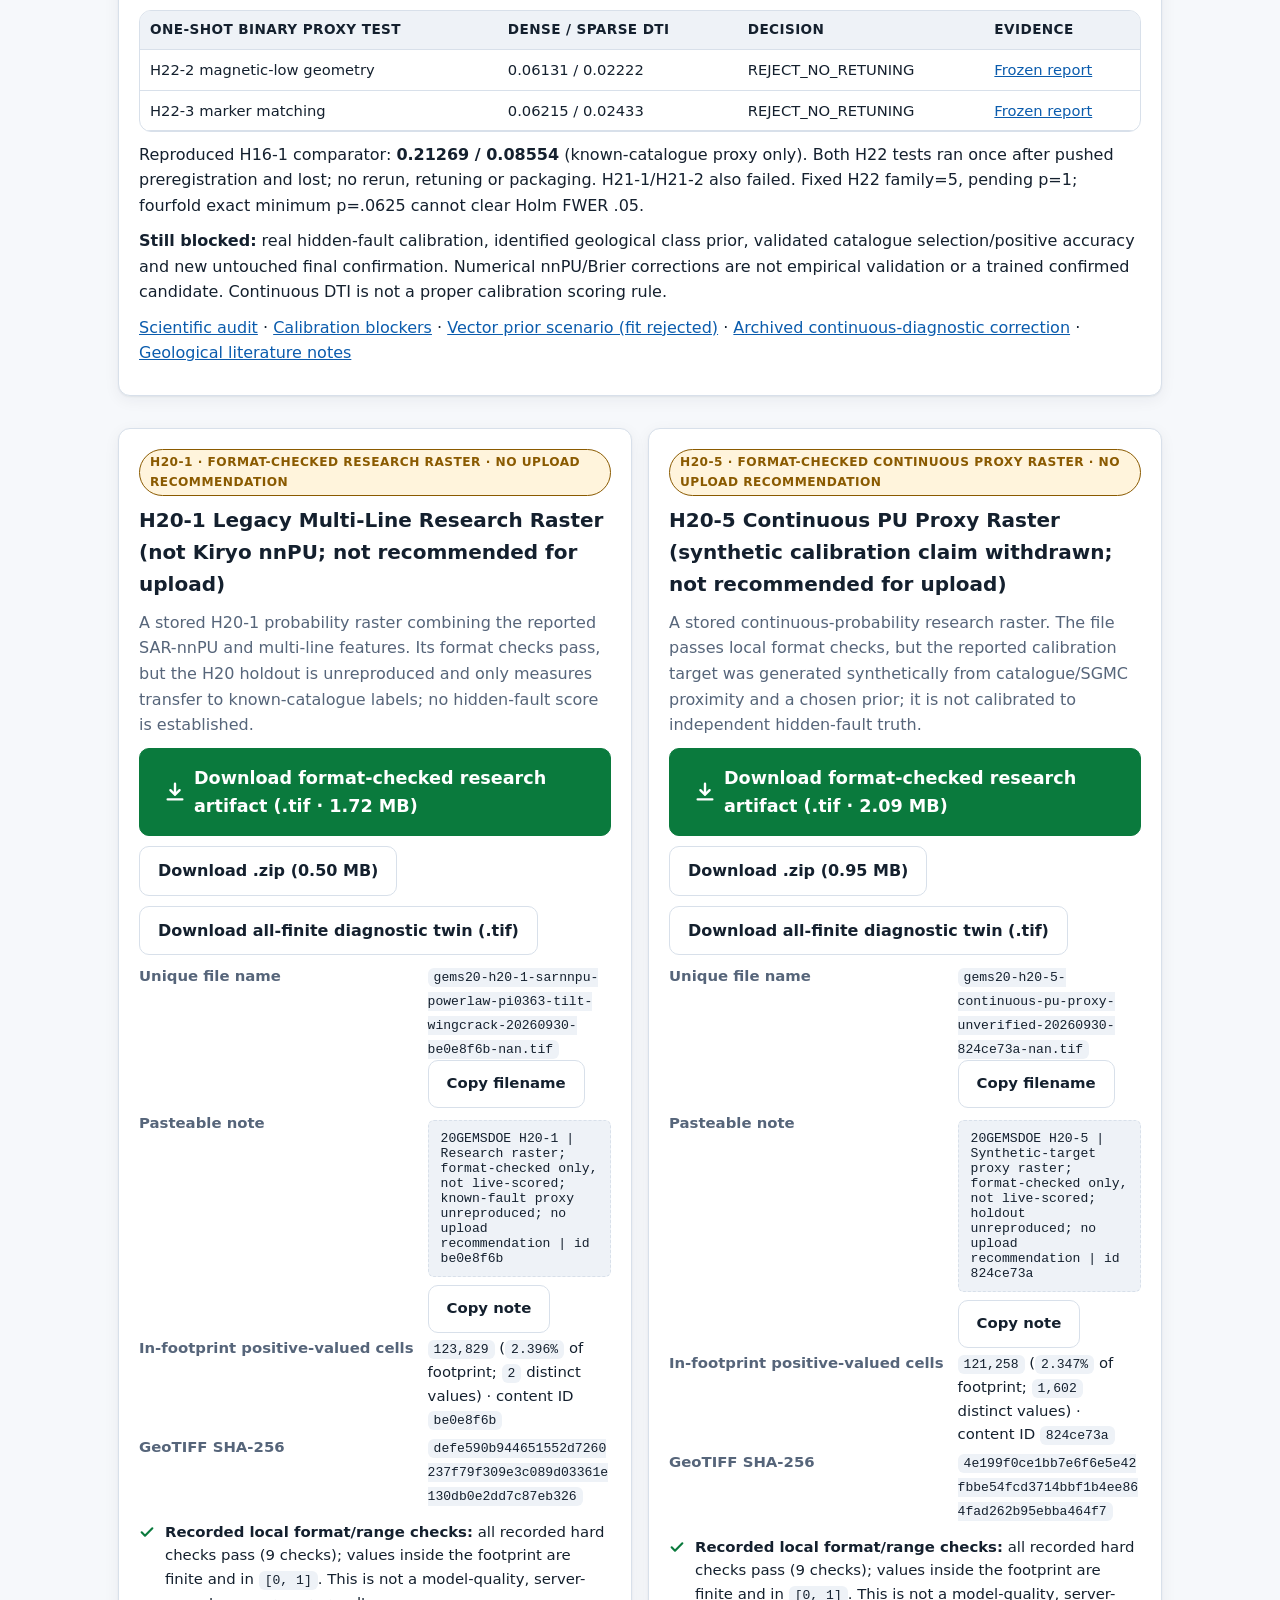
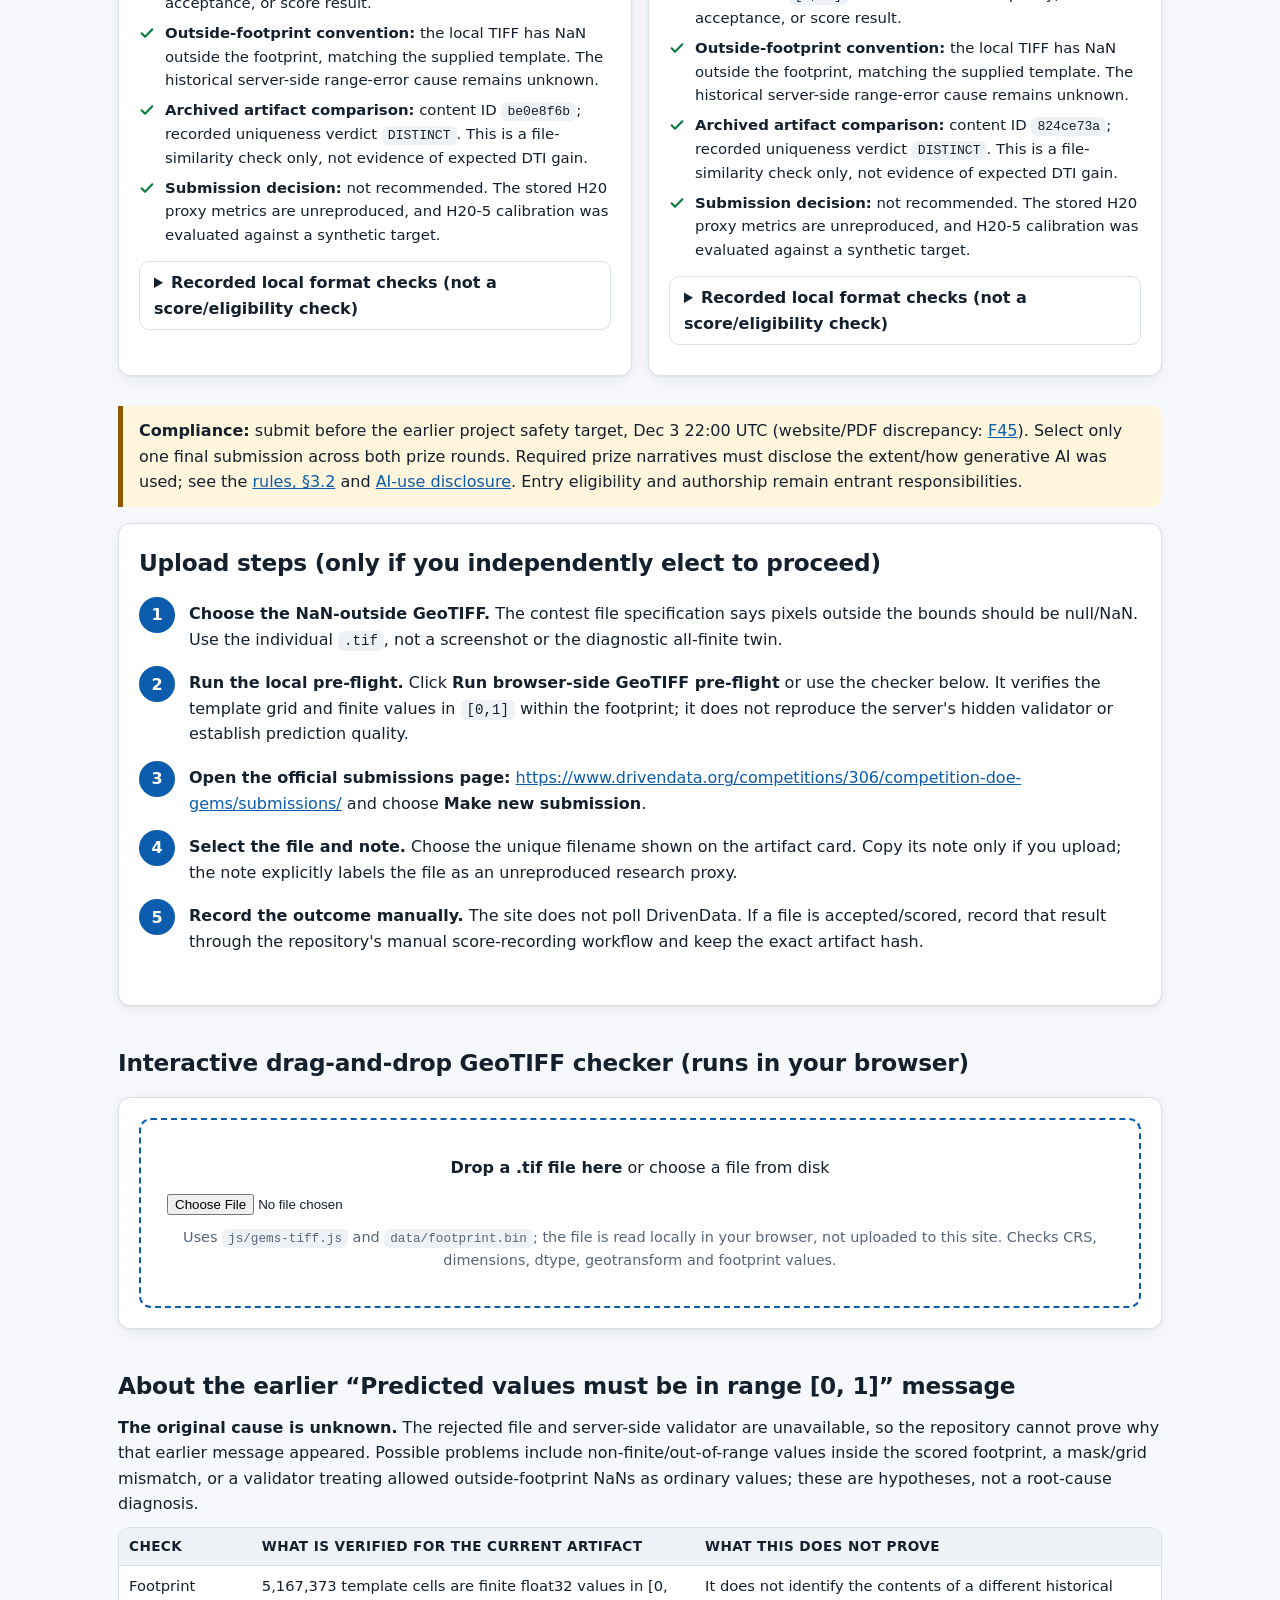
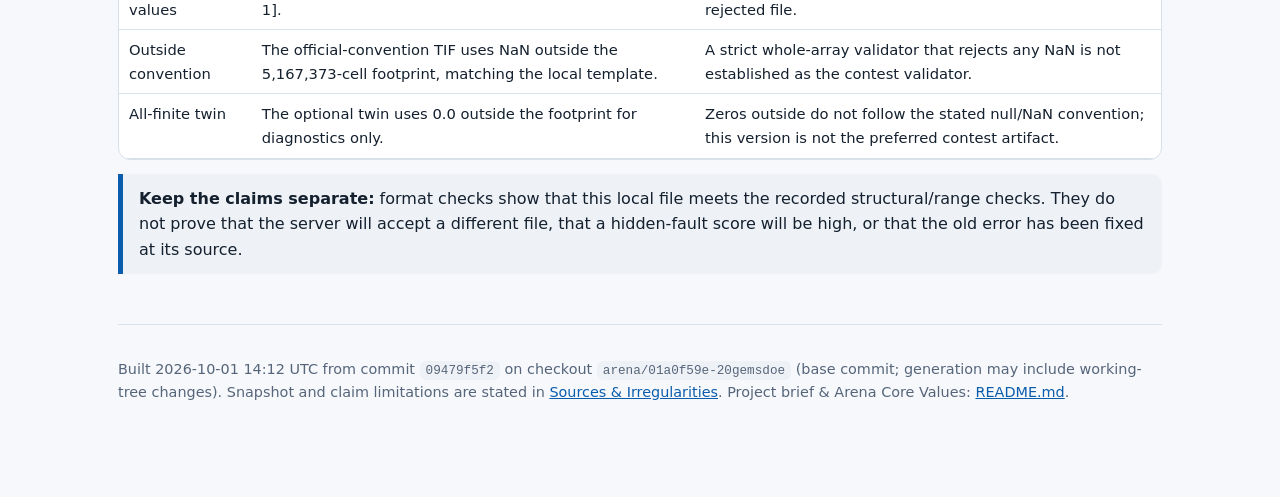
<file: docs/submit.html>
<!DOCTYPE html><html lang="en"><head><meta charset="utf-8"><meta http-equiv="refresh" content="0; url=executive_summary.html"><link rel="canonical" href="executive_summary.html"><title>20GEMSDOE Executive Summary</title></head><body><p>Redirecting to the <a href="executive_summary.html">20GEMSDOE Executive Summary &amp; Upload Guide</a>…</p></body></html>
</file>
<file: docs/assets/site.css>
/* 20GEMSDOE site - clean, accessible, responsive. Light by default, dark via prefers-color-scheme. */
:root{--bg:#f6f8fb;--panel:#fff;--ink:#14202e;--muted:#56657a;--line:#d8e0ea;--brand:#0b5cad;--brand-ink:#fff;--ok:#0a7a3d;--ok-bg:#e7f6ee;--warn:#8a5a00;--warn-bg:#fff4dc;--bad:#a4202f;--bad-bg:#fdecee;--code:#eef2f7;--radius:12px;--shadow:0 1px 2px rgba(20,32,46,.06),0 4px 16px rgba(20,32,46,.06)}
@media (prefers-color-scheme:dark){:root{--bg:#0d1420;--panel:#141d2c;--ink:#e8eef7;--muted:#9bacc2;--line:#27354a;--brand:#5aa9ff;--brand-ink:#04121f;--ok:#46d391;--ok-bg:#0f2a1f;--warn:#ffc266;--warn-bg:#2c2208;--bad:#ff8b98;--bad-bg:#2f1219;--code:#1b2738;--shadow:none}}
*{box-sizing:border-box}html{scroll-behavior:smooth}
body{margin:0;background:var(--bg);color:var(--ink);font:16px/1.6 system-ui,-apple-system,"Segoe UI",Roboto,sans-serif}
a{color:var(--brand)}a:focus-visible,button:focus-visible,summary:focus-visible{outline:3px solid var(--brand);outline-offset:2px;border-radius:6px}
.wrap{max-width:1080px;margin:0 auto;padding:0 18px 60px}
.skip{position:absolute;left:-999px}.skip:focus{left:10px;top:10px;background:var(--panel);padding:8px 12px;z-index:10}
header.top{position:sticky;top:0;z-index:5;background:color-mix(in srgb,var(--panel) 92%,transparent);backdrop-filter:blur(8px);border-bottom:1px solid var(--line)}
header.top .in{max-width:1080px;margin:0 auto;padding:10px 18px;display:flex;gap:16px;align-items:center;flex-wrap:wrap}
.brand{font-weight:800;text-decoration:none;color:var(--ink);letter-spacing:-.01em}
nav.main{display:flex;gap:4px;flex-wrap:wrap;margin-left:auto}
nav.main a{padding:6px 11px;border-radius:999px;text-decoration:none;color:var(--muted);font-weight:600;font-size:.94rem}
nav.main a:hover{background:var(--code);color:var(--ink)}nav.main a[aria-current=page]{background:var(--brand);color:var(--brand-ink)}
.strip{background:var(--brand);color:var(--brand-ink);font-size:.93rem}
.strip .in{max-width:1080px;margin:0 auto;padding:7px 18px;display:flex;gap:18px;flex-wrap:wrap}
.strip a{color:inherit}
h1{font-size:clamp(1.7rem,4vw,2.4rem);line-height:1.15;margin:28px 0 10px;letter-spacing:-.02em}
h2{font-size:1.45rem;margin:38px 0 10px;letter-spacing:-.01em}h3{font-size:1.1rem;margin:22px 0 6px}
p{margin:.6em 0}.lead{font-size:1.12rem;color:var(--muted);max-width:62ch}.muted{color:var(--muted)}.small{font-size:.9rem}
.card{background:var(--panel);border:1px solid var(--line);border-radius:var(--radius);padding:20px;box-shadow:var(--shadow);margin:16px 0}
.grid{display:grid;gap:16px}.g2{grid-template-columns:repeat(auto-fit,minmax(300px,1fr))}.g3{grid-template-columns:repeat(auto-fit,minmax(250px,1fr))}
.badge{display:inline-block;font-size:.76rem;font-weight:800;letter-spacing:.04em;text-transform:uppercase;padding:3px 10px;border-radius:999px;border:1px solid currentColor}
.b-ok{color:var(--ok);background:var(--ok-bg)}.b-warn{color:var(--warn);background:var(--warn-bg)}.b-bad{color:var(--bad);background:var(--bad-bg)}.b-info{color:var(--brand)}
.btn{display:inline-flex;align-items:center;justify-content:center;gap:8px;padding:11px 18px;border-radius:10px;border:1px solid var(--line);background:var(--panel);color:var(--ink);font:inherit;font-weight:700;text-decoration:none;cursor:pointer}
.btn:hover{border-color:var(--brand)}.btn.primary{background:var(--ok);border-color:var(--ok);color:#fff;font-size:1.1rem;padding:15px 24px}
@media (prefers-color-scheme:dark){.btn.primary{color:#04140b}}
.btn.primary:hover{filter:brightness(1.07)}
.cand{position:relative}.cand.rec{border:2px solid var(--ok)}
.cand h3{margin-top:8px;font-size:1.25rem}
.kv{display:grid;grid-template-columns:max-content 1fr;gap:4px 14px;margin:10px 0;font-size:.93rem}.kv dt{color:var(--muted);font-weight:600}.kv dd{margin:0;overflow-wrap:anywhere}
code,.mono{font:.88em ui-monospace,SFMono-Regular,Consolas,monospace;background:var(--code);padding:2px 6px;border-radius:6px;overflow-wrap:anywhere}
.note{display:block;padding:10px 12px;margin:8px 0;border:1px dashed var(--line)}
.row{display:flex;gap:10px;flex-wrap:wrap;align-items:center;margin:10px 0}
.check{list-style:none;padding:0;margin:8px 0}.check li{padding:3px 0 3px 26px;position:relative;font-size:.93rem}
.check li::before{content:"";position:absolute;left:0;top:.42em;width:16px;height:16px;background:var(--ok);-webkit-mask:var(--ico-ok) center/contain no-repeat;mask:var(--ico-ok) center/contain no-repeat}
.check li.no::before{background:var(--bad);-webkit-mask-image:var(--ico-no);mask-image:var(--ico-no)}
.check li.soft::before{background:var(--warn);-webkit-mask-image:var(--ico-dot);mask-image:var(--ico-dot)}
:root{--ico-ok:url("data:image/svg+xml;utf8,<svg xmlns='http://www.w3.org/2000/svg' viewBox='0 0 24 24'><path d='M4 12.5l5 5L20 6.5' fill='none' stroke='black' stroke-width='3.2' stroke-linecap='round' stroke-linejoin='round'/></svg>");--ico-no:url("data:image/svg+xml;utf8,<svg xmlns='http://www.w3.org/2000/svg' viewBox='0 0 24 24'><path d='M6 6l12 12M18 6L6 18' fill='none' stroke='black' stroke-width='3.2' stroke-linecap='round'/></svg>");--ico-dot:url("data:image/svg+xml;utf8,<svg xmlns='http://www.w3.org/2000/svg' viewBox='0 0 24 24'><circle cx='12' cy='12' r='6' fill='none' stroke='black' stroke-width='3'/></svg>")}
.arr{display:inline-block;width:0;height:0;border-left:7px solid currentColor;border-top:5px solid transparent;border-bottom:5px solid transparent;margin:0 .5em;opacity:.6;vertical-align:middle}
.ico{flex:none}
.alert{border-left:5px solid var(--warn);background:var(--warn-bg);padding:12px 16px;border-radius:0 10px 10px 0;margin:14px 0}.alert.bad{border-color:var(--bad);background:var(--bad-bg)}.alert.ok{border-color:var(--ok);background:var(--ok-bg)}.alert.info{border-color:var(--brand);background:var(--code)}
table{width:100%;border-collapse:collapse;font-size:.92rem;margin:10px 0}th,td{text-align:left;vertical-align:top;padding:8px 10px;border-bottom:1px solid var(--line)}th{background:var(--code);position:sticky;top:0;font-size:.85rem;text-transform:uppercase;letter-spacing:.03em}
.tw{overflow-x:auto;border:1px solid var(--line);border-radius:var(--radius);background:var(--panel)}.tw table{margin:0}
td.num,th.num{text-align:right;font-variant-numeric:tabular-nums}tr.hl td{background:var(--ok-bg)}tr.dup td{background:var(--warn-bg)}
ol.steps{counter-reset:s;list-style:none;padding:0}ol.steps>li{counter-increment:s;position:relative;padding:4px 0 14px 50px}
ol.steps>li::before{content:counter(s);position:absolute;left:0;top:0;width:36px;height:36px;border-radius:50%;background:var(--brand);color:var(--brand-ink);font-weight:800;display:grid;place-items:center}
details{border:1px solid var(--line);border-radius:10px;padding:8px 14px;margin:10px 0;background:var(--panel)}summary{cursor:pointer;font-weight:700}
.drop{border:2px dashed var(--brand);border-radius:var(--radius);padding:26px;text-align:center;background:var(--panel)}.drop.over{background:var(--code)}
.res-ok{color:var(--ok);font-weight:800}.res-bad{color:var(--bad);font-weight:800}
.md h1{font-size:1.9rem}.md h2{border-top:1px solid var(--line);padding-top:22px}.md table{font-size:.88rem}
footer{border-top:1px solid var(--line);margin-top:50px;padding:24px 0;color:var(--muted);font-size:.9rem}
@media (max-width:640px){nav.main{margin-left:0}.kv{grid-template-columns:1fr}.kv dt{margin-top:6px}}
@media print{header.top,.strip,.btn,nav{display:none}.card{box-shadow:none}}
.tick{display:inline-block;width:1em;height:1em;vertical-align:-.15em;background:var(--ok);-webkit-mask:var(--ico-ok) center/contain no-repeat;mask:var(--ico-ok) center/contain no-repeat;margin-right:.4em}

/* Advanced export stays secondary; long hashes/filenames never widen mobile pages. */
.advanced-export{margin:1rem 0;padding:1rem;border:1px solid var(--line);border-radius:8px;background:var(--panel)}
.advanced-export summary{cursor:pointer;font-weight:600}
.kv dd,code.note,.btn{overflow-wrap:anywhere}
.kv dd{min-width:0}
[hidden]{display:none!important}
@media(max-width:600px){.row>.btn{max-width:100%;white-space:normal}.advanced-export{padding:.65rem}}

.grid>*{min-width:0}.tw{max-width:100%}.md table{table-layout:fixed}.md td,.md th{overflow-wrap:anywhere}
@media(max-width:360px){.g2,.g3{grid-template-columns:minmax(0,1fr)}}

/* Native file controls and upload-guide URLs must stay inside mobile cards. */
.drop input[type=file]{width:100%;max-width:100%;min-width:0}
.drop,.steps{overflow-wrap:anywhere}

/* Evidence paths can be longer than a phone viewport. */
a{overflow-wrap:anywhere}
</file>
